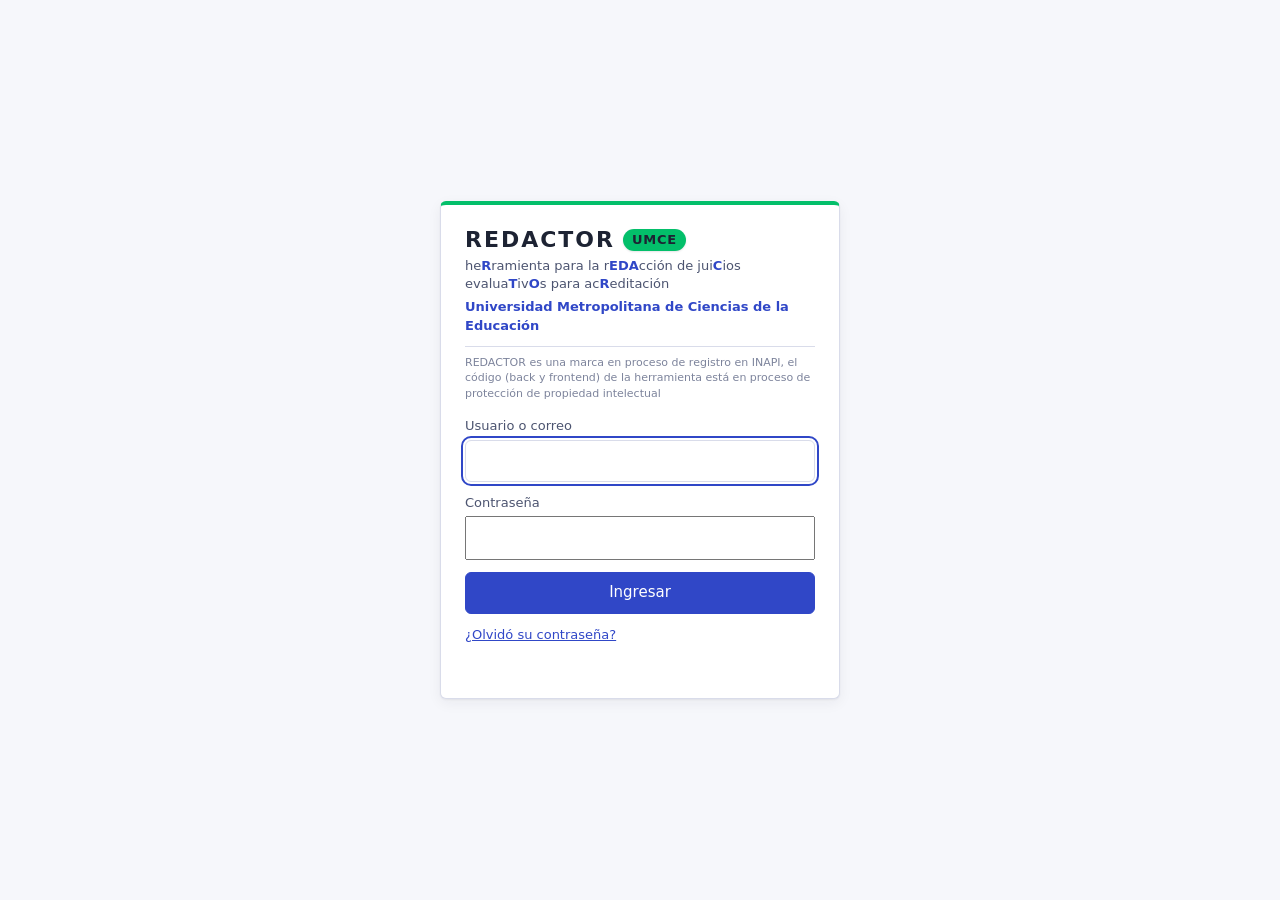
<file: mesa-umce/index.html>
<!doctype html>
<html lang="es">
<head>
<meta charset="utf-8">
<meta name="viewport" content="width=device-width,initial-scale=1">
<meta name="robots" content="noindex,nofollow">
<title>REDACTOR | UMCE</title>
<meta http-equiv="refresh" content="0; url=/redactor-umce/">
<script>location.replace('/redactor-umce/' + location.search + location.hash);</script>
<style>body{font-family:system-ui,-apple-system,"Segoe UI",sans-serif;background:#f6f7fb;color:#1d2333;margin:0;padding:40px 16px;text-align:center}a{color:#3047C7}</style>
</head>
<body>
<p>REDACTOR de la Universidad Metropolitana de Ciencias de la Educación se trasladó a <a href="/redactor-umce/">www.ealvarez.cl/redactor-umce/</a>.</p>
</body>
</html>
</file>
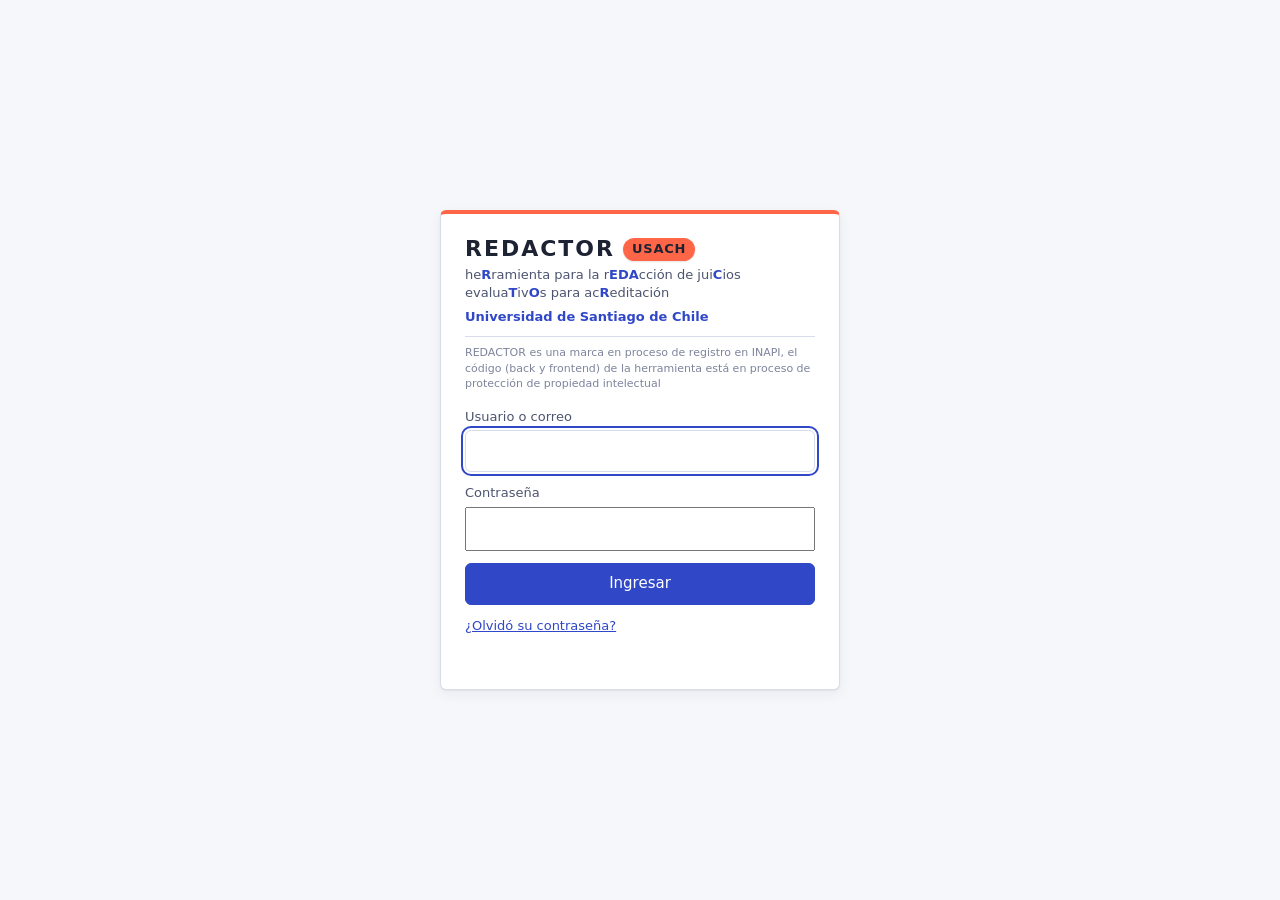
<file: mesa-usach/index.html>
<!doctype html>
<html lang="es">
<head>
<meta charset="utf-8">
<meta name="viewport" content="width=device-width,initial-scale=1">
<meta name="robots" content="noindex,nofollow">
<title>REDACTOR | USACH</title>
<meta http-equiv="refresh" content="0; url=/redactor-usach/">
<script>location.replace('/redactor-usach/' + location.search + location.hash);</script>
<style>body{font-family:system-ui,-apple-system,"Segoe UI",sans-serif;background:#f6f7fb;color:#1d2333;margin:0;padding:40px 16px;text-align:center}a{color:#3047C7}</style>
</head>
<body>
<p>REDACTOR de la Universidad de Santiago de Chile se trasladó a <a href="/redactor-usach/">www.ealvarez.cl/redactor-usach/</a>.</p>
</body>
</html>
</file>
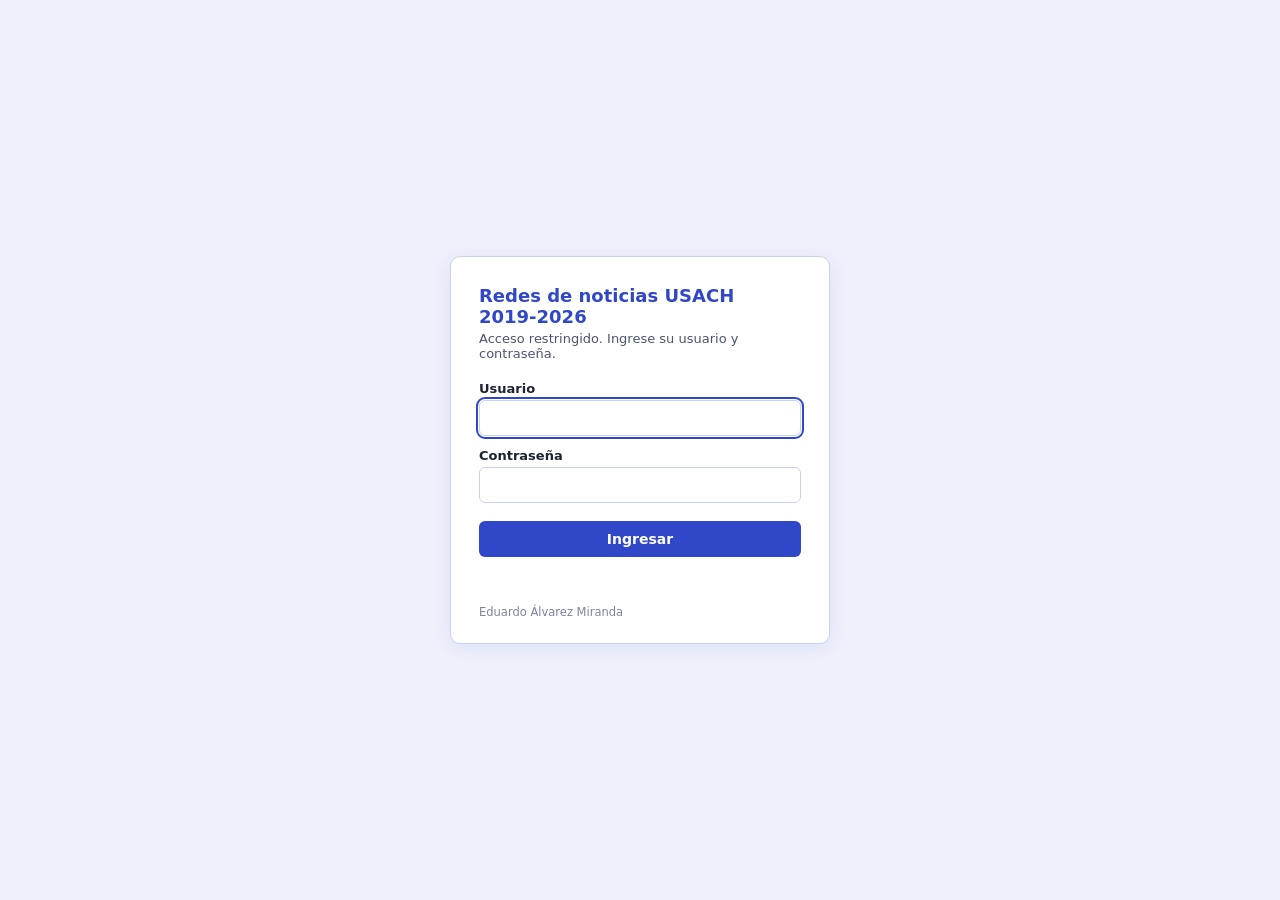
<file: noticias-usach/index.html>
<!doctype html>
<html lang="es">
<head>
<meta charset="utf-8">
<meta name="viewport" content="width=device-width,initial-scale=1">
<meta name="robots" content="noindex,nofollow">
<meta name="author" content="Eduardo Álvarez Miranda">
<title>Noticias USACH 2019-2026 | Acceso</title>
<link rel="icon" href="/favicon.svg" type="image/svg+xml">
<style>
*{box-sizing:border-box}
html,body{height:100%;margin:0}
body{font-family:system-ui,-apple-system,"Segoe UI",Roboto,sans-serif;background:#EEF0FB;color:#1d2333;display:flex;align-items:center;justify-content:center;padding:20px}
.card{background:#fff;border:1px solid #CAD0F2;border-radius:10px;padding:28px 28px 24px;width:100%;max-width:380px;box-shadow:0 4px 18px rgba(48,71,199,.08)}
h1{font-size:18px;color:#3047C7;margin:0 0 4px}
p.sub{font-size:13px;margin:0 0 20px;color:#4c5470}
label{display:block;font-size:13px;font-weight:600;margin:12px 0 4px}
input{width:100%;font:inherit;font-size:14px;padding:9px 10px;border:1px solid #CAD0F2;border-radius:6px;background:#fff}
input:focus{outline:2px solid #3047C7;outline-offset:1px}
button{margin-top:18px;width:100%;font:inherit;font-weight:600;font-size:14px;padding:10px;border:0;border-radius:6px;background:#3047C7;color:#fff;cursor:pointer}
button:disabled{opacity:.6;cursor:wait}
.msg{min-height:18px;margin-top:12px;font-size:13px}
.msg.err{color:#c23a1f}
.foot{margin-top:18px;font-size:11.5px;color:#7d849c}
</style>
</head>
<body>
<form class="card" id="f" autocomplete="on">
  <h1>Redes de noticias USACH <span style="white-space:nowrap">2019-2026</span></h1>
  <p class="sub">Acceso restringido. Ingrese su usuario y contraseña.</p>
  <label for="u">Usuario</label>
  <input id="u" name="username" autocomplete="username" required autofocus>
  <label for="p">Contraseña</label>
  <input id="p" name="password" type="password" autocomplete="current-password" required>
  <button id="b" type="submit">Ingresar</button>
  <div class="msg" id="m" role="status"></div>
  <div class="foot">Eduardo Álvarez Miranda</div>
</form>
<script>
(function(){
  var enc=new TextEncoder(),dec=new TextDecoder(),KEY='noticias-usach-k';
  function b2u(b){var s=atob(b),u=new Uint8Array(s.length);for(var i=0;i<s.length;i++)u[i]=s.charCodeAt(i);return u;}
  function u2b(u){var s='';for(var i=0;i<u.length;i++)s+=String.fromCharCode(u[i]);return btoa(s);}
  var dataP=null;
  function getData(){if(!dataP)dataP=fetch('data.enc.json',{cache:'no-cache'}).then(function(r){if(!r.ok)throw new Error('net');return r.json();});return dataP;}
  async function openWith(data,raw){
    var k=await crypto.subtle.importKey('raw',raw,{name:'AES-GCM'},false,['decrypt']);
    var pt=await crypto.subtle.decrypt({name:'AES-GCM',iv:b2u(data.content.iv)},k,b2u(data.content.ct));
    var html=dec.decode(pt);
    document.open();document.write(html);document.close();
  }
  async function unlock(data,user,pass){
    var e=(data.users||[]).find(function(x){return x.u.toLowerCase()===user;});
    if(!e)throw new Error('auth');
    var base=await crypto.subtle.importKey('raw',enc.encode(pass),'PBKDF2',false,['deriveKey']);
    var kek=await crypto.subtle.deriveKey({name:'PBKDF2',salt:b2u(e.salt),iterations:data.iter,hash:'SHA-256'},base,{name:'AES-GCM',length:256},false,['decrypt']);
    var raw;
    try{raw=new Uint8Array(await crypto.subtle.decrypt({name:'AES-GCM',iv:b2u(e.iv)},kek,b2u(e.wk)));}catch(x){throw new Error('auth');}
    return raw;
  }
  var f=document.getElementById('f'),b=document.getElementById('b'),m=document.getElementById('m');
  try{var saved=sessionStorage.getItem(KEY);
    if(saved){m.textContent='Abriendo...';getData().then(function(d){return openWith(d,b2u(saved));}).catch(function(){try{sessionStorage.removeItem(KEY);}catch(x){}m.textContent='';});}
  }catch(x){}
  f.addEventListener('submit',async function(ev){
    ev.preventDefault();
    var user=document.getElementById('u').value.trim().toLowerCase(),pass=document.getElementById('p').value;
    b.disabled=true;m.className='msg';m.textContent='Verificando...';
    try{
      var data=await getData();
      var raw=await unlock(data,user,pass);
      try{sessionStorage.setItem(KEY,u2b(raw));}catch(x){}
      m.textContent='Abriendo...';
      await openWith(data,raw);
    }catch(err){
      b.disabled=false;m.className='msg err';
      m.textContent=err.message==='auth'?'Usuario o contraseña incorrectos.':'No fue posible cargar el contenido. Intente de nuevo.';
      if(err.message!=='auth')dataP=null;
    }
  });
})();
</script>
</body>
</html>
</file>
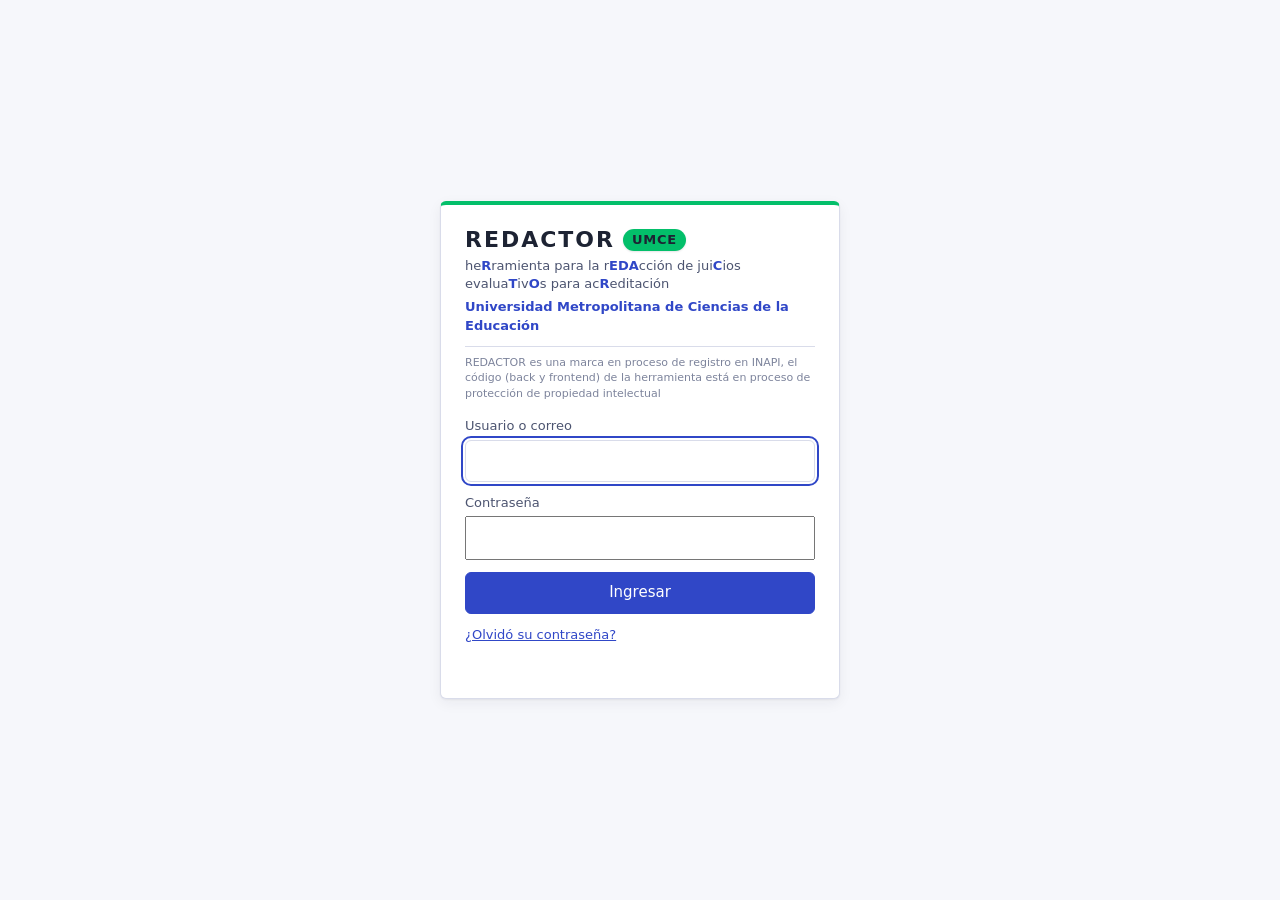
<file: redactor-umce/index.html>
<!doctype html>
<html lang="es">
<head>
<meta charset="utf-8">
<meta name="viewport" content="width=device-width,initial-scale=1,viewport-fit=cover">
<meta name="robots" content="noindex,nofollow">
<title>REDACTOR</title>
<link rel="stylesheet" href="https://fonts.googleapis.com/css2?family=IBM+Plex+Mono:wght@400;500&display=swap">
<style>
/* Layout: workbench — a fixed left tree (dimensión › criterio › nivel › enunciado), a working panel with tabs, and two full-width views (panel de avance, documento). */
:root{
  --bg:#f6f7fb; --surface:#ffffff; --surface-2:#eef0f8; --line:#d9dcea; --ink:#1d2333; --ink-2:#4c5470; --ink-3:#7d849c;
  --accent:#3047C7; --accent-soft:#CAD0F2; --accent-ink:#ffffff;
  --ok:#03BF6A; --warn:#FFB701; --bad:#FF6647; --pink:#FF9BA2;
  --ok-soft:#d6f5e6; --warn-soft:#fff1cc; --bad-soft:#ffd9d3;
  --font-ui:"Duplet",system-ui,-apple-system,"Segoe UI",sans-serif;
  --font-doc:"Duplet",system-ui,-apple-system,"Segoe UI",sans-serif;
  --font-mono:"IBM Plex Mono",ui-monospace,SFMono-Regular,Menlo,"Courier New",monospace;
  --radius:6px; --shadow:0 1px 2px rgba(29,35,51,.06),0 4px 14px rgba(29,35,51,.06);
}
@media (prefers-color-scheme: dark){ :root:not([data-theme="light"]){
  --bg:#141726; --surface:#1c2033; --surface-2:#232840; --line:#343a57; --ink:#e8eaf3; --ink-2:#b4b9cf; --ink-3:#8a90ab;
  --accent:#8b9af0; --accent-soft:#2b3462; --accent-ink:#0f1224;
  --ok-soft:#173a2b; --warn-soft:#3f3419; --bad-soft:#47241f; color-scheme:dark } }
:root[data-theme="dark"]{
  --bg:#141726; --surface:#1c2033; --surface-2:#232840; --line:#343a57; --ink:#e8eaf3; --ink-2:#b4b9cf; --ink-3:#8a90ab;
  --accent:#8b9af0; --accent-soft:#2b3462; --accent-ink:#0f1224;
  --ok-soft:#173a2b; --warn-soft:#3f3419; --bad-soft:#47241f; color-scheme:dark }
*{box-sizing:border-box}
html,body{height:100%}
body{margin:0;background:var(--bg);color:var(--ink);font-family:var(--font-ui);font-size:14px;line-height:1.45;overflow-x:hidden}
.main>*{min-width:0}
.tree{min-width:0}
button,input,select,textarea{font:inherit;color:inherit}
button{cursor:pointer}
:focus-visible{outline:2px solid var(--accent);outline-offset:2px}
.app{display:flex;flex-direction:column;height:100%;min-height:100%}
/* top bar */
.top{position:sticky;top:env(safe-area-inset-top,0px);z-index:5;display:flex;flex-wrap:wrap;align-items:center;gap:8px 14px;padding:10px 16px;background:var(--surface);border-bottom:1px solid var(--line)}
.brand{display:flex;align-items:baseline;gap:10px;min-width:0;flex:1 1 260px}
.brand h1{font-size:15px;font-weight:600;margin:0;letter-spacing:.01em;white-space:nowrap}
.brand small{color:var(--ink-3);font-size:12px;white-space:nowrap;overflow:hidden;text-overflow:ellipsis;min-width:0}
.nav{display:flex;gap:4px;margin-left:auto;flex-wrap:wrap;flex:0 1 auto}
.nav button{border:1px solid transparent;background:transparent;padding:6px 12px;border-radius:999px;color:var(--ink-2);font-weight:500;white-space:nowrap}
.nav button[aria-pressed="true"]{background:var(--accent);color:var(--accent-ink)}
.nav button:hover{border-color:var(--line)}
.demo{font-size:11px;letter-spacing:.06em;text-transform:uppercase;color:var(--bad);border:1px solid var(--bad);border-radius:4px;padding:2px 6px;white-space:nowrap;order:3}
/* body */
.work{display:grid;grid-template-columns:320px minmax(0,1fr);flex:1;min-height:0}
.tree{border-right:1px solid var(--line);background:var(--surface);overflow:auto;padding:10px 8px 24px}
.tree .search{width:100%;padding:8px 10px;border:1px solid var(--line);border-radius:var(--radius);background:var(--bg);margin-bottom:8px}
.dim{margin:10px 6px 4px;font-size:11px;letter-spacing:.08em;text-transform:uppercase;color:var(--ink-3);font-weight:600}
.crit{margin:2px 0}
.crit>button{width:100%;text-align:left;background:none;border:0;padding:6px 8px;border-radius:var(--radius);display:flex;gap:8px;align-items:center;color:var(--ink)}
.crit>button:hover{background:var(--surface-2)}
.crit .bar{margin-left:auto;display:flex;gap:2px}
.crit .bar i{display:block;width:7px;height:7px;border-radius:2px;background:var(--line)}
.lvl{padding:2px 0 4px 14px}
.lvl h4{margin:6px 0 2px;font-size:11px;color:var(--ink-3);font-weight:600}
.enun{display:flex;align-items:center;gap:8px;width:100%;text-align:left;border:0;background:none;padding:5px 8px;border-radius:var(--radius);color:var(--ink-2)}
.enun:hover{background:var(--surface-2)}
.enun[aria-current="true"]{background:var(--accent-soft);color:var(--ink)}
.enun code{font-family:var(--font-mono);font-size:11px;color:var(--ink)}
.enun .t{font-size:12px;overflow:hidden;text-overflow:ellipsis;white-space:nowrap;flex:1;min-width:0}
.dot{width:9px;height:9px;border-radius:50%;flex:none;background:var(--line)}
.dot.s1{background:var(--warn)} .dot.s2{background:var(--accent)} .dot.s3{background:var(--ok)} .dot.s4{background:#FF9BA2}
.main{overflow:auto;padding:18px 22px 40px;min-width:0}
.view{display:none} .view.on{display:block}
/* editor header */
.head{display:flex;flex-wrap:wrap;gap:10px 16px;align-items:flex-start;margin-bottom:10px}
.head .code{font-family:var(--font-mono);font-size:22px;font-weight:500;color:var(--accent)}
.head .meta{display:flex;flex-wrap:wrap;gap:6px;align-items:center}
.chip{display:inline-flex;align-items:center;gap:5px;font-size:12px;padding:2px 8px;border-radius:999px;background:var(--surface-2);color:var(--ink-2);border:1px solid var(--line)}
.chip.tipo{background:var(--accent-soft);color:var(--ink);border-color:transparent;font-weight:600}
.head .ctrl{margin-left:auto;display:flex;gap:8px;align-items:center;flex-wrap:wrap;min-width:0}
select,input[type=text],input[type=number],textarea{border:1px solid var(--line);border-radius:var(--radius);background:var(--surface);padding:7px 9px}
textarea{width:100%;min-height:58px;resize:vertical;line-height:1.4}
.quote{font-family:var(--font-doc);font-size:16px;line-height:1.5;border-left:3px solid var(--accent);padding:6px 14px;margin:6px 0 14px;color:var(--ink)}
.quote small{display:block;font-family:var(--font-ui);font-size:12px;color:var(--ink-3);margin-top:4px}
.tabs{display:flex;gap:2px;border-bottom:1px solid var(--line);margin-bottom:14px}
.tabs button{border:0;background:none;padding:8px 12px;color:var(--ink-2);border-bottom:2px solid transparent;margin-bottom:-1px;font-weight:500}
.tabs button[aria-selected="true"]{color:var(--accent);border-bottom-color:var(--accent)}
.tab{display:none} .tab.on{display:block}
/* editor grid */
.edit{display:grid;grid-template-columns:minmax(0,1.15fr) minmax(0,1fr);gap:20px}.edit>*{min-width:0}
@media (max-width:1100px){.edit{grid-template-columns:1fr}}
@media (max-width:820px){.work{grid-template-columns:1fr}.tree{display:none}.tree.open{display:block;position:fixed;inset:0;z-index:4;padding-top:calc(60px + env(safe-area-inset-top,0px))}.app.nocat .tree.open,.app .tree.open{display:block!important}.brand small{display:none}.brand{flex:1 1 120px;order:-1}.brand h1{font-size:14px;white-space:normal}.top .menu{order:0;padding:4px 8px;font-size:13px}.demo{order:1;font-size:10px}.nav{margin-left:0;width:100%}.nav button{padding:5px 9px;font-size:13px}.head .ctrl{margin-left:0}.head .ctrl input[type=text]{width:100%!important}.main{padding:14px 16px 40px}}
.top .menu{display:none;border:1px solid var(--line);background:none;border-radius:var(--radius);padding:5px 10px;align-items:center;gap:6px;font-weight:500;color:var(--ink-2)}
.top .menu[aria-pressed="true"]{color:var(--accent);border-color:var(--accent)}
.app[data-view="editor"] .top .menu{display:inline-flex}
.app:not([data-view="editor"]) .work,.app.nocat .work{grid-template-columns:minmax(0,1fr)}
.app:not([data-view="editor"]) .tree,.app.nocat .tree{display:none}
.bloque{margin-bottom:14px}
.bloque h3{font-size:11px;letter-spacing:.08em;text-transform:uppercase;color:var(--ink-3);margin:0 0 6px;font-weight:600}
.field{display:grid;grid-template-columns:52px minmax(0,1fr);gap:8px;padding:8px 0;border-top:1px solid var(--line)}
.field:first-of-type{border-top:0}
.field .k{font-family:var(--font-mono);font-size:12px;font-weight:500;color:var(--accent);padding-top:6px}
.field .k b{display:block;font:inherit;color:var(--bad);font-weight:600;font-size:10px}
.field label{display:block;font-weight:500;margin-bottom:3px}
.field .hint{font-size:12px;color:var(--ink-3);margin-bottom:5px}
.field .hint em{color:var(--ink-2);font-style:normal;font-weight:500}
.field.opt label::after{content:" | recomendado";font-weight:400;color:var(--ink-3);font-size:12px}
.field .row{display:flex;gap:8px;flex-wrap:wrap}
.field .row select{flex:1 1 220px}
.tools{display:flex;gap:6px;flex-wrap:wrap;margin-top:6px}
.btn{border:1px solid var(--line);background:var(--surface);padding:6px 11px;border-radius:var(--radius);font-weight:500;color:var(--ink)}
.btn:hover{border-color:var(--accent);color:var(--accent)}
.btn.primary{background:var(--accent);border-color:var(--accent);color:var(--accent-ink)}
.btn.primary:hover{color:var(--accent-ink);filter:brightness(1.08)}
.btn.small{padding:3px 8px;font-size:12px}
.btn.danger{color:var(--bad)}
.btn:disabled{opacity:.45;cursor:not-allowed}
/* preview */
.sticky{position:sticky;top:8px}
.card{background:var(--surface);border:1px solid var(--line);border-radius:var(--radius);box-shadow:var(--shadow)}
.card h3{font-size:11px;letter-spacing:.08em;text-transform:uppercase;color:var(--ink-3);margin:0;padding:10px 14px;border-bottom:1px solid var(--line);font-weight:600;display:flex;align-items:center;gap:8px}
.card h3 .right{margin-left:auto;text-transform:none;letter-spacing:0;font-weight:500;color:var(--ink-2)}
.prose{font-family:var(--font-doc);font-size:15.5px;line-height:1.6;padding:14px 16px;min-height:120px}
.prose .miss{background:var(--warn-soft);border-radius:3px;padding:0 3px;font-family:var(--font-ui);font-size:12px;color:var(--ink-2)}
.prose .ev{font-family:var(--font-mono);font-size:11px;color:var(--accent)}
.prose .opt{color:var(--ink-3)}
.prose .miss.opt{background:var(--surface-2);color:var(--ink-3)}
.prleg{display:flex;flex-wrap:wrap;gap:4px 14px;padding:0 14px 10px;font-size:12px;color:var(--ink-3)} .prleg i{display:inline-block;width:10px;height:10px;border-radius:2px;margin-right:4px;vertical-align:-1px}
.alerts{list-style:none;margin:0;padding:8px 12px;display:flex;flex-direction:column;gap:5px}
.alerts li{display:flex;gap:8px;align-items:flex-start;font-size:13px;padding:6px 8px;border-radius:var(--radius);background:var(--surface-2)}
.alerts li.bad{background:var(--bad-soft)} .alerts li.warn{background:var(--warn-soft)} .alerts li.ok{background:var(--ok-soft)}
.alerts li::before{content:"";width:8px;height:8px;border-radius:50%;margin-top:6px;flex:none;background:var(--ink-3)}
.alerts li.bad::before{background:var(--bad)} .alerts li.warn::before{background:var(--warn)} .alerts li.ok::before{background:var(--ok)}
.meter{height:6px;background:var(--surface-2);border-radius:3px;overflow:hidden;margin:0 14px 10px}
.meter i{display:block;height:100%;background:var(--accent);border-radius:3px}
.kv{display:grid;grid-template-columns:auto 1fr;gap:4px 12px;padding:10px 14px;font-size:13px}
.kv dt{color:var(--ink-3)} .kv dd{margin:0}
/* evidence */
table{width:100%;border-collapse:collapse;font-size:13px}
th,td{text-align:left;padding:7px 8px;border-bottom:1px solid var(--line);vertical-align:top}
th{font-size:11px;letter-spacing:.06em;text-transform:uppercase;color:var(--ink-3);font-weight:600}
.tablewrap{overflow-x:auto}
.pill{display:inline-block;font-size:11px;padding:1px 7px;border-radius:999px;border:1px solid var(--line);white-space:nowrap}
.pill.S3{background:var(--ok-soft);border-color:transparent} .pill.S2{background:var(--warn-soft);border-color:transparent} .pill.S1{background:var(--bad-soft);border-color:transparent}
.pill.verificable{background:var(--ok-soft);border-color:transparent} .pill.implementado{background:var(--accent-soft);border-color:transparent} .pill.declarado{background:var(--surface-2)}
.form{display:grid;grid-template-columns:repeat(auto-fit,minmax(180px,1fr));gap:10px;padding:14px;border-top:1px solid var(--line)}
.form label{display:block;font-size:12px;color:var(--ink-3);margin-bottom:3px}
.form input,.form select{width:100%}
.form .full{grid-column:1/-1}
.checks{display:flex;flex-wrap:wrap;gap:6px}
.checks label{display:inline-flex;gap:4px;align-items:center;font-size:12px;color:var(--ink-2);border:1px solid var(--line);border-radius:999px;padding:2px 8px;margin:0}
.checks input{width:auto}
/* recursos */
.reclist{list-style:none;margin:0;padding:0}
.reclist li{display:flex;gap:10px;align-items:flex-start;padding:8px 14px;border-top:1px solid var(--line)}
.reclist li:first-child{border-top:0}
.reclist select{padding:3px 6px;font-size:12px}
/* dashboard */
.kpis{display:grid;grid-template-columns:repeat(auto-fit,minmax(160px,1fr));gap:12px;margin-bottom:18px}
.kpi{padding:12px 14px}
.kpi .n{font-size:28px;font-weight:600;letter-spacing:-.01em;font-variant-numeric:tabular-nums}
.kpi .l{font-size:12px;color:var(--ink-3)}
.gridwrap{overflow-x:auto}.grid{display:grid;grid-template-columns:minmax(220px,1.3fr) repeat(3,minmax(90px,1fr));gap:2px 10px;align-items:center;padding:14px;min-width:560px}
.grid .h{font-size:11px;letter-spacing:.06em;text-transform:uppercase;color:var(--ink-3);font-weight:600;padding-bottom:6px}
.grid .c{font-size:13px;padding:4px 0}
.cells{display:flex;gap:3px;flex-wrap:wrap}
.cell{width:14px;height:14px;border-radius:3px;background:var(--line);border:0;padding:0}
.cell.s1{background:var(--warn)} .cell.s2{background:var(--accent)} .cell.s3{background:var(--ok)} .cell.s4{background:#FF9BA2}
.estsub{display:flex;align-items:center;gap:8px;flex-wrap:wrap;margin:3px 0 8px;font-size:13px;color:var(--ink-2)}
.estsub b{color:var(--ink);font-weight:600}
.estsub .cell{flex:none;display:inline-block}
.estalert{margin:0 0 8px;padding:8px 12px;border-radius:var(--radius);background:rgba(255,102,71,.10);border:1px solid rgba(255,102,71,.45);font-size:13px;color:var(--ink);max-width:760px}
.estalert ul{margin:4px 0 0 18px;padding:0}
.estalert li{margin:2px 0}
.rolock{margin:0 0 12px;padding:9px 12px;border-radius:var(--radius);background:rgba(255,183,1,.14);border:1px solid rgba(255,183,1,.45);font-size:13.5px}
tr.evon td{background:rgba(48,71,199,.06)}
.evhead{display:flex;align-items:center;gap:10px}
.cell.alert{box-shadow:inset 0 0 0 2px var(--bad)}
.legend{display:flex;gap:14px;flex-wrap:wrap;font-size:12px;color:var(--ink-2);padding:0 14px 12px}
.legend span{display:inline-flex;gap:5px;align-items:center}
.two{display:grid;grid-template-columns:repeat(auto-fit,minmax(320px,1fr));gap:14px}
/* documento */
.docbar{display:flex;gap:8px;flex-wrap:wrap;align-items:center;margin-bottom:14px}
.doc{font-family:var(--font-doc);max-width:76ch;padding:28px 34px;line-height:1.6;font-size:15.5px}
@media (max-width:600px){.doc{padding:18px 16px}}
.doc h1{font-family:var(--font-ui);font-size:22px;color:var(--accent);text-transform:uppercase;letter-spacing:.01em;margin:0 0 4px}
.doc h2{font-family:var(--font-ui);font-size:15px;color:var(--accent);text-transform:uppercase;margin:26px 0 6px}
.doc h3{font-family:var(--font-ui);font-size:13px;color:var(--ink-2);margin:18px 0 4px}
.doc .lead{font-style:italic;color:var(--ink-2)}
.doc blockquote{margin:6px 0 8px;padding:4px 12px;border-left:2px solid var(--line);color:var(--ink-2);font-size:14.5px}
.doc .ev{font-family:var(--font-mono);font-size:11px;color:var(--accent)}
.doc .pend{background:var(--warn-soft);padding:0 3px;border-radius:3px;font-family:var(--font-ui);font-size:12.5px}
.doc ul{padding-left:20px}
.doc table{font-family:var(--font-ui);font-size:12.5px;margin:8px 0}
.toast{position:fixed;left:50%;bottom:calc(18px + env(safe-area-inset-bottom,0px));transform:translateX(-50%);background:var(--ink);color:var(--bg);padding:8px 14px;border-radius:999px;font-size:13px;opacity:0;transition:opacity .2s;pointer-events:none}
.toast.on{opacity:1}
.note{font-size:12.5px;color:var(--ink-3)}
.io textarea{font-family:var(--font-mono);font-size:11px;min-height:120px}
/* referentes de otras IES */
.tabs{overflow-x:auto;scrollbar-width:thin} .tabs button{white-space:nowrap;flex:none}
.rfbar{display:flex;flex-wrap:wrap;gap:6px;align-items:center;margin:14px 0 4px}
.rfbar .lab{font-size:12px;color:var(--ink-3);margin-right:2px}
.rfbar .btn.on{background:var(--accent);border-color:var(--accent);color:var(--accent-ink)}
.rfbar select{padding:4px 8px;font-size:13px}
.lv{display:inline-flex;gap:4px;align-items:baseline;font-size:12px;padding:1px 8px;border-radius:999px;background:var(--surface-2);border:1px solid var(--line);white-space:nowrap;font-variant-numeric:tabular-nums}
.lv b{font-weight:600;color:var(--ink-3);font-size:10.5px;letter-spacing:.04em;text-transform:uppercase}
.lv.down{background:var(--bad-soft);border-color:transparent}
.lvs{display:inline-flex;gap:4px;flex-wrap:wrap}
.lvrow{display:flex;flex-wrap:wrap;gap:6px 8px;align-items:center;margin-bottom:12px}
.lvrow .note{margin-right:2px}
.rintro{font-size:13px;color:var(--ink-2);margin:0 0 12px;max-width:95ch}
.rintro b{color:var(--ink)}
tr[data-goref]{cursor:pointer} tr[data-goref]:hover td{background:var(--surface-2)}
td .note{font-size:11.5px}
.rcard{margin-top:14px;scroll-margin-top:12px}
.rcard h3 .ies{color:var(--accent);letter-spacing:.06em}
.rcard h3 .nm{text-transform:none;letter-spacing:0;color:var(--ink);font-weight:600;font-size:13px}
.rbody{padding:12px 16px 14px}
.rgrid{display:grid;grid-template-columns:repeat(auto-fit,minmax(260px,1fr));gap:2px 22px}
.rsec{margin:0 0 12px}
.rsec p{margin:3px 0 0;font-size:13.5px;line-height:1.55}
.rk{font-size:11px;letter-spacing:.07em;text-transform:uppercase;color:var(--ink-3);font-weight:600;display:flex;gap:8px;align-items:center;flex-wrap:wrap}
.rk .pill{text-transform:none;letter-spacing:0;font-weight:500;color:var(--ink)}
.evl{margin:6px 0 0;padding-left:18px;font-size:12.5px;color:var(--ink-2)}
.evl li{margin:1px 0}
.lit{margin:6px 0 2px;padding:3px 0 3px 10px;border-left:2px solid var(--line);font-size:13px;line-height:1.5;color:var(--ink-2);font-style:italic}
.lit small{display:block;font-style:normal;color:var(--ink-3);font-size:11.5px;margin-top:2px}
.rsec.mk{border-left:3px solid var(--line);padding:2px 0 2px 11px}
.rsec.mk.ok{border-left-color:var(--ok)} .rsec.mk.warn{border-left-color:var(--warn)} .rsec.mk.bad{border-left-color:var(--bad)} .rsec.mk.fa{border-left-color:var(--accent)} .rsec.mk.pk{border-left-color:var(--pink)}
.pill.ok{background:var(--ok-soft);border-color:transparent} .pill.warn{background:var(--warn-soft);border-color:transparent} .pill.bad{background:var(--bad-soft);border-color:transparent} .pill.nil{background:var(--surface-2)} .pill.fa{background:var(--accent-soft);border-color:transparent}
.rdet{border-top:1px solid var(--line);padding-top:9px;margin-top:2px}
.rdet summary{cursor:pointer;font-size:12.5px;color:var(--accent);font-weight:600}
.rdet dl{display:grid;grid-template-columns:minmax(70px,auto) minmax(0,1fr);gap:7px 14px;font-size:13px;line-height:1.5;margin:9px 0 0}
.rdet dt{color:var(--ink-3);font-size:12px;padding-top:1px}
.rdet dd{margin:0}
.rnote{font-size:12.5px;color:var(--ink-2);background:var(--surface-2);border-radius:var(--radius);padding:7px 10px;margin:0 0 12px}
.lvm{display:inline-flex;gap:2px}
.lvm i{font-style:normal;display:inline-block;min-width:22px;text-align:center;font-size:12px;padding:1px 3px;border-radius:3px;background:var(--surface-2);font-variant-numeric:tabular-nums;color:var(--ink)}
.lvm i.down{background:var(--bad-soft)} .lvm i.na{color:var(--ink-3)}
.mtx th,.mtx td{white-space:nowrap} .mtx td:first-child{white-space:normal;min-width:190px}
.mtx button.lk{border:0;background:none;padding:0;color:var(--ink);text-align:left;font:inherit}
.mtx button.lk:hover{color:var(--accent);text-decoration:underline}
.bars{display:flex;height:10px;border-radius:3px;overflow:hidden;min-width:120px;background:var(--surface-2)}
.bars i{display:block;height:100%}
.num{font-variant-numeric:tabular-nums;text-align:right}

/* alineación de niveles */
@media (max-width:820px){.tabs{flex-wrap:wrap;row-gap:0}.tabs button{white-space:nowrap}}
.alintro{display:grid;grid-template-columns:minmax(0,1fr);gap:4px}
.alctl{display:flex;flex-wrap:wrap;gap:6px 8px;align-items:center;margin:0 0 8px}
.alctl .lab{font-size:12px;color:var(--ink-3);margin-right:2px;min-width:64px}
.alctl .btn.on{background:var(--accent);border-color:var(--accent);color:var(--accent-ink)}
.alctl select{padding:4px 8px;font-size:13px;max-width:100%}
.alfind{border-left:3px solid #3047C7;padding:12px 16px;margin:6px 0 14px}
.alfind .k{font-size:11px;letter-spacing:.08em;text-transform:uppercase;color:var(--ink-3);font-weight:600;margin-bottom:4px}
.alfind p{margin:4px 0;font-size:14px;line-height:1.55;max-width:110ch}
.alfind .vs{font-size:13px;color:var(--ink-2)}
.alfind .base{font-size:12px;color:var(--ink-3)}
.alrank td{vertical-align:middle}
.alrank .pr b{font-size:13px}
.pr small{display:block;color:var(--ink-3);font-size:11.5px;font-weight:400}
.almx td.pr{white-space:nowrap;min-width:150px}
.alk{display:flex;flex-wrap:wrap;gap:10px 28px;margin:2px 0 8px}
.alk div{min-width:150px}
.alk .n{font-size:28px;font-weight:600;letter-spacing:-.01em;font-variant-numeric:tabular-nums;line-height:1.1}
.alk .n.a{color:#3047C7} .alk .n.b{color:var(--ink-2)}
.alk .l{font-size:12px;color:var(--ink-3)}
.alrank .pc{font-weight:600;font-size:15px;font-variant-numeric:tabular-nums;text-align:right}
.alrank td.num small{display:block;color:var(--ink-3);font-size:10.5px}
.albar{height:14px;min-width:150px}
.as-co{background:#03BF6A} .as-so{background:#FFB701} .as-su{background:#3047C7}
.yb{display:inline-block;font-size:11.5px;font-weight:600;padding:1px 8px;border-radius:999px;white-space:nowrap;background:var(--surface-2);color:var(--ink)}
.yb.ok{background:#03BF6A;color:#fff} .yb.fa{background:#3047C7;color:#fff} .yb.warn{background:#FFB701;color:#1d2333} .yb.bad{background:#FF6647;color:#fff}
.vpill.pk{background:#FF9BA2;color:#1d2333}
.tagm{display:inline-block;font-size:10px;letter-spacing:.05em;text-transform:uppercase;border:1px solid var(--line);border-radius:4px;padding:0 4px;margin-left:4px;color:var(--ink-3);vertical-align:1px}
.almx th,.almx td{text-align:center;padding:5px 4px}
.almx th:first-child,.almx td:first-child{text-align:left;padding-left:8px}
.almx td.alc{font-size:12px;font-variant-numeric:tabular-nums;white-space:nowrap;min-width:38px}
.alc.co{background:var(--ok-soft)} .alc.so{background:var(--warn-soft)} .alc.su{background:var(--accent-soft)} .alc.na{color:var(--ink-3)}
.almx .off{opacity:.35}
.alc sup{color:#FF6647;font-weight:700;margin-left:1px}
.almx tfoot td{font-size:11.5px;color:var(--ink-2);border-bottom:0}
.alnote{font-size:12.5px;color:var(--ink-2);background:var(--surface-2);border-radius:var(--radius);padding:7px 10px;margin:0 0 10px}
.algrid th,.algrid td{padding:4px 3px;text-align:center}
.algrid th:first-child,.algrid td:first-child{text-align:left;white-space:nowrap;padding-left:8px}
.algrid select{padding:3px 2px;font-size:12.5px;min-width:44px}
.alman li{display:flex;flex-wrap:wrap;gap:6px 10px;align-items:center;padding:8px 14px;border-top:1px solid var(--line);font-size:13px}
.alman li span{flex:1 1 220px}
.alman ul{list-style:none;margin:0;padding:0}
/* recortes del IAE */
.figs{display:flex;flex-wrap:wrap;gap:14px 18px;align-items:flex-start;margin:4px 0 2px}
.fig{margin:0;flex:0 1 auto;max-width:100%;min-width:0}
.crop{display:block;width:100%;padding:0;border:1px solid var(--line);border-radius:4px;background:#fff;cursor:zoom-in;position:relative;overflow:hidden}
.crop:hover{border-color:var(--accent)}
.crop .clip{max-height:460px;overflow:hidden;position:relative}
.cw{display:block;position:relative;overflow:hidden;width:100%}
.rk .vpill{text-transform:none;letter-spacing:0;font-weight:500}
.crop .cw img,.lbimg .cw img{position:absolute;left:0;max-width:none;height:auto;display:block}
.crop.cut .clip::after{content:"";position:absolute;left:0;right:0;bottom:0;height:56px;background:linear-gradient(rgba(255,255,255,0),#fff)}
.crop.cut .more{position:absolute;right:8px;bottom:6px;font-size:11.5px;background:var(--accent);color:#fff;border-radius:999px;padding:1px 9px;z-index:1}
.fig figcaption{font-size:12px;line-height:1.45;color:var(--ink-2);margin-top:5px}
.fig figcaption b{color:var(--ink);font-weight:600}
.fig figcaption .pg{color:var(--ink-3);white-space:nowrap}
.fig figcaption .nt{display:block;color:var(--ink-3);margin-top:2px}
.lb{position:fixed;inset:0;z-index:50;background:rgba(20,23,38,.82);display:flex;flex-direction:column}
.lb[hidden]{display:none}
.lbbar{display:flex;gap:10px;align-items:center;padding:10px 16px;background:var(--surface);color:var(--ink);font-size:13px;border-bottom:1px solid var(--line)}
.lbbar span{flex:1;min-width:0}
.lbsc{flex:1;overflow:auto;padding:18px 16px 40px;display:flex;justify-content:center;align-items:flex-start}
.lbimg{background:#fff;border-radius:4px;box-shadow:0 8px 30px rgba(0,0,0,.35);max-width:100%}
/* aspectos adicionales */
.vpill{display:inline-block;font-size:11px;padding:1px 8px;border-radius:999px;white-space:nowrap;border:1px solid transparent;background:var(--surface-2);color:var(--ink)}
.vpill.ok{background:var(--ok-soft)} .vpill.fa{background:var(--accent-soft)} .vpill.warn{background:var(--warn-soft)} .vpill.bad{background:var(--bad-soft)} .vpill.nil{background:var(--surface-2);color:var(--ink-2)} .vpill.dash{border:1px dashed var(--line);background:none;color:var(--ink-3)}
.asp{border-top:1px solid var(--line);padding:14px 0 6px}
.asp:first-of-type{border-top:0;padding-top:4px}
.asp h4{margin:0 0 4px;font-size:14.5px;display:flex;flex-wrap:wrap;gap:6px 10px;align-items:center}
.asp h4 .n{font-family:var(--font-mono);font-size:11px;color:var(--accent);font-weight:500}
.asp .desc{font-size:13.5px;line-height:1.55;margin:2px 0 6px}
.asp .why{font-size:12.5px;color:var(--ink-2);margin:0 0 6px;padding-left:10px;border-left:2px solid var(--pink)}
.eval2{display:grid;grid-template-columns:repeat(auto-fit,minmax(260px,1fr));gap:4px 22px;margin-top:6px}
.sint{font-size:13.5px;line-height:1.55;margin:0 0 10px;padding:8px 12px;background:var(--surface-2);border-radius:var(--radius)}
.critsel{display:flex;flex-wrap:wrap;gap:8px;align-items:center;margin:14px 0 12px}
.critsel select{max-width:100%;flex:1 1 320px}
.goadic{display:flex;flex-wrap:wrap;gap:8px 14px;align-items:center;margin:0 0 12px;padding:9px 14px;border:1px solid var(--line);border-left:3px solid var(--pink);border-radius:var(--radius);background:var(--surface);font-size:13px}
.goadic span{flex:1 1 300px}
.enl{margin:0;padding:6px 14px 12px 32px;font-size:13px;line-height:1.5}
.enl li{margin:3px 0}
.enl code{font-family:var(--font-mono);font-size:11px;color:var(--accent)}
tr[data-gocr]{cursor:pointer} tr[data-gocr]:hover td{background:var(--surface-2)} tr.sel td{background:var(--accent-soft)}
/* navegación del editor */
.crumbs{display:flex;flex-wrap:wrap;gap:6px 14px;align-items:center;justify-content:space-between;font-size:12.5px;color:var(--ink-3);margin:-6px 0 12px;padding-bottom:10px;border-bottom:1px solid var(--line)}
.crumbs .path{display:flex;flex-wrap:wrap;gap:4px 6px;align-items:center;min-width:0}
.crumbs .path button{border:0;background:none;padding:0;color:var(--ink-2);font:inherit}
.crumbs .path button:hover{color:var(--accent);text-decoration:underline}
.crumbs .sep{color:var(--line)}
.crumbs .pn{display:flex;gap:6px;align-items:center;white-space:nowrap}
.crumbs .pn .n{font-variant-numeric:tabular-nums}
/* guardado por campo */
.fsave{display:flex;gap:8px;align-items:center;flex-wrap:wrap;margin-top:6px}
.fst{font-size:12px;color:var(--ink-3);display:inline-flex;align-items:center;gap:6px}
.fst::before{content:"";width:7px;height:7px;border-radius:50%;background:var(--line)}
.fst.ok::before{background:var(--ok)} .fst.warn{color:var(--ink-2)} .fst.warn::before{background:var(--warn)}
.field.dirty textarea,.field.dirty select{border-color:var(--warn)}
.field.dirty .k{color:var(--ink)}
.dot.draft{box-shadow:0 0 0 2px var(--surface),0 0 0 3.5px var(--warn)}
.savebar{display:flex;flex-wrap:wrap;gap:8px 12px;align-items:center;padding:9px 12px;margin:0 0 14px;border:1px solid var(--warn);background:var(--warn-soft);border-radius:var(--radius);font-size:13px}
.savebar span{flex:1 1 260px}
.savebar[hidden]{display:none}
@media (prefers-reduced-motion:reduce){.toast{transition:none}}
/* marca REDACTOR (20-10-2026): franja superior con el nombre, la frase del acrónimo y, debajo, el aviso de registro;
   la navegación queda en la fila siguiente */
.brand{order:-1;flex:1 1 100%;min-width:0;display:flex;flex-direction:column;align-items:flex-start;gap:3px;padding-bottom:8px;border-bottom:1px solid var(--line)}
.rd-linea{display:flex;flex-wrap:wrap;align-items:baseline;gap:2px 12px;min-width:0}
.brand h1.rd-nombre{font-size:19px;font-weight:700;letter-spacing:.09em;line-height:1.2;margin:0;white-space:nowrap}
.rd-frase{font-size:13px;color:var(--ink-2);line-height:1.35}
.rd-frase b{color:var(--accent);font-weight:700}
.brand small.rd-aviso{display:block;font-size:11px;font-weight:400;line-height:1.4;color:var(--ink-3);white-space:normal;overflow:visible;text-overflow:clip}
@media (max-width:820px){
  .brand{gap:2px;padding-bottom:6px}
  .brand h1.rd-nombre{font-size:16px}
  .rd-frase{font-size:12px}
  .brand small.rd-aviso{font-size:10.5px}
  .top .menu{order:2}  /* el botón del catálogo va en la fila siguiente, junto a lo demás, para no sumar una fila */
  .tree.open{padding-top:calc(var(--top-h,60px) + env(safe-area-inset-top,0px))}
}

/* ---------- versión con servidor ---------- */
[hidden]{display:none!important}
.acceso{position:fixed;inset:0;z-index:60;display:flex;align-items:center;justify-content:center;padding:16px;background:var(--bg);overflow:auto}
.acc-card{width:100%;max-width:400px;background:var(--surface);border:1px solid var(--line);border-top:4px solid #3047C7;border-radius:var(--radius);box-shadow:var(--shadow);padding:22px 24px}
.acc-brand{font-size:19px;font-weight:600;color:var(--ink);margin-bottom:16px}
.acc-brand small{display:block;font-size:12px;font-weight:400;color:var(--ink-3);margin-top:3px}
.acc-form{display:flex;flex-direction:column;gap:12px}
.acc-form label{display:flex;flex-direction:column;gap:4px;font-size:13px;color:var(--ink-2)}
.acc-form input{font-size:15px;padding:9px 10px}
.acc-form .btn.primary{padding:9px 12px;font-size:15px}
.acc-msg{font-size:13px;min-height:1.2em;margin:4px 0 0;color:var(--ink-2)}
.acc-msg.bad{color:#FF6647} .acc-msg.ok{color:#03BF6A}
.acc-load{display:flex;align-items:center;gap:10px;color:var(--ink-2);margin:0}
.acc-prog{font-size:13px;color:var(--ink-2);margin-top:10px}
.spin{width:16px;height:16px;border:2px solid var(--line);border-top-color:#3047C7;border-radius:50%;animation:gira .8s linear infinite;flex:none}
@keyframes gira{to{transform:rotate(360deg)}}
.lkb{background:none;border:0;padding:0;color:var(--accent);font:inherit;font-size:13px;text-align:left;cursor:pointer;text-decoration:underline}
.sync{font-size:11.5px;padding:2px 8px;border-radius:999px;white-space:nowrap;order:3;border:1px solid transparent}
.sync.ok{color:var(--ink-2);background:var(--surface-2)} .sync.warn{background:var(--warn-soft);color:var(--ink)} .sync.bad{background:var(--bad-soft);color:var(--ink)}
.userbtn{display:inline-flex;flex-direction:column;align-items:flex-start;gap:1px;line-height:1.2;padding:4px 12px 5px;border-radius:12px;border:1px solid rgba(48,71,199,.35);background:rgba(48,71,199,.10);color:var(--ink);max-width:270px;text-align:left;cursor:pointer;transition:border-color .15s,background .15s}
.userbtn .un{font-size:13px;font-weight:600;max-width:100%;overflow:hidden;text-overflow:ellipsis;white-space:nowrap}
.userbtn .ur{display:flex;align-items:center;gap:5px;font-size:11px;color:var(--ink-2);max-width:100%;overflow:hidden;text-overflow:ellipsis;white-space:nowrap}
.userbtn .ur i{flex:none;width:7px;height:7px;border-radius:50%;background:#3047C7}
.userbtn.r-coordinador{background:rgba(3,191,106,.12);border-color:rgba(3,191,106,.45)} .userbtn.r-coordinador .ur i{background:#03BF6A}
.userbtn.r-responsable{background:rgba(255,183,1,.15);border-color:rgba(255,183,1,.55)} .userbtn.r-responsable .ur i{background:#FFB701}
.userbtn:hover{background:rgba(48,71,199,.16);border-color:#3047C7} .userbtn.r-coordinador:hover{background:rgba(3,191,106,.2);border-color:#03BF6A} .userbtn.r-responsable:hover{background:rgba(255,183,1,.24);border-color:#FFB701}
.pill.rol-admin{background:rgba(48,71,199,.12);color:var(--ink)} .pill.rol-coordinador{background:rgba(3,191,106,.14);color:var(--ink)} .pill.rol-responsable{background:rgba(255,183,1,.18);color:var(--ink)}
.pcrit{display:flex;flex-wrap:wrap;gap:4px 8px;max-width:330px} .pcrit label{display:inline-flex;align-items:center;gap:3px;font-size:12.5px} .pcrit.off{opacity:.35;pointer-events:none}
.ptab select{font-size:12.5px;padding:3px 4px}
.evsin{margin:10px 14px 0;padding:9px 12px;border:1px dashed var(--line);border-radius:var(--radius);font-size:13.5px} .evsin ul{margin:6px 0 0;padding-left:18px} .evsin li{margin:4px 0}
.btn.hb{margin-left:auto}
.fst.bad{color:#FF6647}
.chip.pres{background:#FFB701;color:#1d2333;border-color:transparent;font-weight:600}
.mdl{position:fixed;inset:0;z-index:55;background:rgba(20,23,38,.55);display:flex;align-items:flex-start;justify-content:center;padding:6vh 16px 16px;overflow:auto}
.mdl-box{width:100%;background:var(--surface);border-radius:var(--radius);box-shadow:var(--shadow);border:1px solid var(--line)}
.mdl-h{display:flex;align-items:center;gap:10px;padding:12px 16px;border-bottom:1px solid var(--line)}
.mdl-h h3{margin:0;font-size:15px;flex:1}
.mdl-b{padding:14px 16px 16px}
.mform{display:flex;flex-wrap:wrap;gap:10px;align-items:flex-end;margin:0 0 16px}
.mform label{display:flex;flex-direction:column;gap:4px;font-size:12px;color:var(--ink-3);flex:1 1 180px}
.mlist{padding-left:18px} .mlist li{margin:0 0 10px;line-height:1.5}
.note.bad{color:#FF6647} .note.ok{color:#03BF6A}
.hist{list-style:none;margin:0;padding:0}
.hist li{border-top:1px solid var(--line);padding:10px 0}
.hist .hh{font-size:12.5px;color:var(--ink-2);margin-bottom:5px}
.hist .hv{white-space:pre-wrap;font-size:13.5px;background:var(--surface-2);border-radius:var(--radius);padding:7px 9px;margin-bottom:6px;max-height:180px;overflow:auto}
.act{list-style:none;margin:0;padding:6px 14px 12px}
.act li{font-size:13px;padding:4px 0;border-bottom:1px solid var(--line)}
.act .t{color:var(--ink-3);font-variant-numeric:tabular-nums;margin-right:4px} .act .o{font-family:var(--font-mono);font-size:12px;color:var(--accent)}
.fz{display:flex;flex-wrap:wrap;align-items:center;gap:10px 18px;justify-content:space-between;border:2px dashed var(--line);border-radius:var(--radius);padding:14px 16px;background:var(--surface);margin:0 0 10px}
.fz.on{border-color:#3047C7;background:var(--accent-soft)}
.fzc{font-size:12.5px;color:var(--ink-2);display:flex;gap:6px;align-items:center;flex-wrap:wrap}
.fzc select{max-width:220px}
.fup{display:flex;gap:10px;align-items:center;font-size:12.5px;padding:5px 2px}
.fup .n{flex:0 1 320px;overflow:hidden;text-overflow:ellipsis;white-space:nowrap}
.fup .bars{flex:1 1 160px;min-width:80px}
.fup .p{flex:none;min-width:48px;color:var(--ink-2)} .fup.err .p{color:#FF6647}
.ftab td{vertical-align:middle}
.ftab .fname{min-width:220px;max-width:420px;word-break:break-word}
.ftab .fn{font-weight:600;text-align:left}
.ftab .facc{white-space:nowrap} .ftab .facc .btn{margin:2px 2px 2px 0}
.ftab select{max-width:130px;font-size:12.5px;padding:3px 4px}
.ftype{display:inline-block;font-family:var(--font-mono);font-size:10px;font-weight:500;padding:2px 5px;border-radius:3px;background:var(--accent-soft);color:var(--ink)}
.ren{display:flex;gap:6px;flex-wrap:wrap} .ren input{flex:1 1 200px}
button.lk{border:0;background:none;padding:0;color:var(--ink);font:inherit;cursor:pointer;text-align:left}
button.lk:hover{color:var(--accent);text-decoration:underline}
@media (max-width:820px){.userbtn{order:2;max-width:170px}.ftab .facc{white-space:normal}}
/* marca REDACTOR en la pantalla de ingreso (la franja de la barra superior viene de la plantilla) */
.acc-brand small.rd-aviso{display:block;font-size:11px;font-weight:400;line-height:1.4;color:var(--ink-3);white-space:normal}
.acc-brand .rd-nombre{font-size:22px;font-weight:700;letter-spacing:.09em;line-height:1.2}
.acc-brand .rd-frase{font-size:13px;font-weight:400;margin-top:4px}
.acc-brand small.rd-aviso{margin-top:10px;padding-top:8px;border-top:1px solid var(--line)}

/* nombre de la institución en la pantalla de ingreso (sistemas separados por universidad) */
.acc-inst{display:block;margin-top:6px;font-size:13px;font-weight:600;color:var(--accent)}
/* sigla de la institución junto al título (color definido en config.js) */
.inst-tag{display:inline-block;margin-left:8px;padding:1px 9px 2px;border-radius:999px;font-size:12px;font-weight:700;letter-spacing:.06em;line-height:1.5;vertical-align:2px;white-space:nowrap;box-shadow:0 1px 2px rgba(29,35,51,.12)}
.acc-brand .inst-tag{font-size:13px;vertical-align:3px}
</style>
</head>
<body>
<div id="acceso" class="acceso"></div>
<div class="app" data-view="editor" hidden>
  <header class="top">
    <button class="menu" id="menuBtn" aria-label="Mostrar u ocultar el catálogo de enunciados" aria-pressed="true">☰ Catálogo</button>
    <div class="brand"><div class="rd-linea"><h1 class="rd-nombre">REDACTOR</h1><span class="rd-frase">he<b>R</b>ramienta para la r<b>EDA</b>cción de jui<b>C</b>ios evalua<b>T</b>iv<b>O</b>s para ac<b>R</b>editación</span></div><small class="rd-aviso">REDACTOR es una marca en proceso de registro en INAPI, el código (back y frontend) de la herramienta está en proceso de protección de propiedad intelectual</small></div>
    <span class="sync ok" id="syncSt" role="status" aria-live="polite">Guardado</span>
    <nav class="nav" aria-label="Vistas">
      <button data-view="editor" aria-pressed="true">Herramienta de redacción</button>
      <button data-view="panel" aria-pressed="false">Panel de avance</button>
      <button data-view="doc" aria-pressed="false">Documento por criterio</button>
      <button data-view="ref" aria-pressed="false">Referentes IES</button>
      <button data-view="files" aria-pressed="false">Archivos</button>
      <button data-view="io" aria-pressed="false">Respaldo</button>
    </nav>
    <button class="userbtn" id="userBtn" aria-label="Mi cuenta">Mi cuenta</button>
  </header>
  <div class="work">
    <aside class="tree" id="tree" aria-label="Catálogo de enunciados">
      <input class="search" id="search" type="text" placeholder="Buscar código o texto…" aria-label="Buscar enunciado">
      <div id="treeBody"></div>
    </aside>
    <main class="main">
      <section class="view on" id="view-editor"></section>
      <section class="view" id="view-panel"></section>
      <section class="view" id="view-doc"></section>
      <section class="view" id="view-ref"></section>
      <section class="view" id="view-files"></section>
      <section class="view io" id="view-io"></section>
    </main>
  </div>
</div>
<div class="toast" id="toast" role="status" aria-live="polite"></div>
<div class="lb" id="lb" hidden role="dialog" aria-modal="true" aria-label="Recorte ampliado"><div class="lbbar"><span id="lbcap"></span><button class="btn small" id="lbx">Cerrar</button></div><div class="lbsc" id="lbsc"><div class="lbimg" id="lbimg"></div></div></div>

<script id="app-src" type="text/x-mesa">
(function(){
const D = window.__BOOT.D;
const ENUN = D.enunciados; const BY = Object.fromEntries(ENUN.map(e=>[e.id,e]));
const RAN = Object.fromEntries(D.campos.map(r=>[r.id,r]));
/* plantilla por enunciado (v14): nombre y pregunta de cada campo, escala de J8 y conectores */
const DEFCON = {J4:'Este mecanismo se aplica en [J4].',J5:'Sobre esa base, [J5].',J6:'La coordinación recae en [J6].',J7:'Los resultados disponibles indican que [J7].',J9:'A partir de estos resultados, [J9].',J10:'La continuidad del mecanismo está resguardada por [J10].'};
function CAMPO(e,k){ const b=RAN[k]; const o=(e&&e.p&&e.p[k])||null; if(!o||!(o.nombre||o.pregunta)) return b; return {...b, nombre:o.nombre||b.nombre, pregunta:o.pregunta||b.pregunta}; }
function J8OP(e){ return (e&&e.p&&e.p.J8&&e.p.J8.op)||[]; }
function CON(e,k){ const p=(e&&e.p)||{}; if(k==='J4') return (p.J4&&p.J4.con)||DEFCON.J4; return (p.con&&p.con[k])||DEFCON[k]; }
const PREP8 = /^(en|para|desde|con|salvo|excepto|pero|aunque|sin|de|del|hasta|entre|solo|por|a|al)\b/i;
function frase8(con,op,txt,txtRaw){ const c=con.replace('{op}',()=>op); return txt? c.replace(/;?\s*\{txt\}/,()=>(PREP8.test(txtRaw)?' ':'; ')+txt) : c.replace(/;?\s*\{txt\}/,''); }
const ESTADOS = ['Sin iniciar','En redacción','En revisión','Validado','Enviado a revisión'];   // índice = código guardado
const EST_ORDEN = [0,1,4,2,3];                                                                    // orden de presentación
const EST_COLOR = ['var(--line)','var(--warn)','var(--accent)','var(--ok)','#FF9BA2'];
/* permisos: en el prototipo, todo; la versión con servidor los define según el perfil */
const PERM = Object.assign({rol:'admin', verRef:true, editar:()=>true, estados:()=>EST_ORDEN.slice(), motivo:()=>''}, window.MESA_PERM||{});
const TIPO_NOM = D.tipos;
const FIELD_HINT = {
  J1:'Unidad con nombre propio y su dependencia. Ej.: "la Dirección de Docencia, dependiente de la Vicerrectoría Académica".',
  J2:'Nombre del instrumento y su acto formal con año. Ej.: "el Reglamento de Carrera Académica (Res. N° 45/2018, actualizado 2021)".',
  J3:'Qué hace el instrumento respecto de lo que exige el enunciado, con un verbo de función (define, regula, orienta, mide, registra) concordado con J2. No anticipe el resultado: eso va en J7 y J8.',
  J4:'A quiénes o a qué alcanza y su temporalidad: periodicidad solo si es un mecanismo que se repite; si no, año de instalación, vigencia o período.',
  J5:'Unidades ejecutoras + acción concreta + finalidad. Ej.: "las escuelas ejecutan tutorías…, con el fin de…".',
  J6:'Instancia que coordina o decide, su composición y atribuciones.',
  J7:'Indicador, valor, año, serie de al menos tres años, comparador y desagregación. Incluya los años (2021–2025) para que la revisión los detecte.',
  J8:'Elija el grado que la evidencia permite sostener y fundaméntelo en una frase con el dato o la constatación y, si la hay, la brecha. Interpreta J7; no lo repite.',
  J9:'Quién decidió qué, en qué año, dónde consta y qué efecto se verificó.',
  J10:'Qué garantiza la continuidad: reglamento vigente, presupuesto recurrente, sistema, plan estratégico.',
  J11:'Veredicto del enunciado, coherente con el grado elegido en J8, y lo que queda pendiente para el nivel.'
};
const VERBOS_J2 = ['cuenta con','aplica','ha establecido','dispone de','implementa'];
const PROS = D.proscritos.filter(t=>t.length>3);

/* ---------------- estado ---------------- */
function blank(){ return {juicios:{}, evidencias:[], recursos:{}, seq:0}; }
let S = blank();
function J(code){ if(!S.juicios[code]) S.juicios[code] = {f:{}, J2v:'cuenta con', estado:0, resp:'', J8sel:'', J11sel:''}; const j=S.juicios[code]; if(!j._c) Object.defineProperty(j,'_c',{value:code}); return j; }
function save(){ if(window.SYNC) SYNC.programar(); }
function load(){ try{ const s=localStorage.getItem('mesa-juicios-v1'); const o=s?JSON.parse(s):null; if(o&&o.evidencias) o.evidencias.forEach(v=>{ if(!v.campos){ v.campos=v.ranuras||[]; delete v.ranuras; } });
  if(o&&o.juicios) Object.values(o.juicios).forEach(j=>{ const t=(j.f&&j.f.J11)||''; if(j.J11sel==='se verifica' && /^parcialmente\b/.test(t)){ j.J11sel='se verifica parcialmente'; j.f.J11=t.replace(/^parcialmente[;,\s]*/,'').replace(/^queda pendiente\s*/,''); } });
  return o; }catch(e){ return null; } }
function strip(t){ return (t||'').replace(/\[|\]/g,''); }
function vocMatch(list,v){ return list.filter(x=>v.startsWith(x)).sort((a,b)=>b.length-a.length)[0]||''; }
function setEj(j,k,v,e){
  if(k==='J8'){ const m=vocMatch(J8OP(e),v); j.J8sel=m; j.f.J8=strip(v.slice(m.length).replace(/^[;,\s]+/,'')); }
  else if(k==='J2v'){ j.J2v=v; }
  else if(k==='J11'){ const m=vocMatch(D.vocab.J11,v); j.J11sel=m; j.f.J11=strip(v.slice(m.length).replace(/^[;,\s]*queda pendiente\s*/,'').replace(/^[;,\s]+/,'')); }
  else j.f[k]=strip(v);
}
function demo(){
  S = blank(); const s = S;
  // Tres casos precargados desde los ejemplos ilustrativos del informe, con distintos estados.
  const pre = [['C2-N2-1',2],['C8-N2-5',3],['C1-N2-2',1],['C11-N2-1',1],['C9-N1-1',3],['C5-N1-3',3],['C3-N1-2',2]];
  pre.forEach(([code,est])=>{ const e=BY[code]; const j=J(code); Object.entries(e.ej).forEach(([k,v])=>{ setEj(j,k,v,e); }); j.estado=est; j.resp = est>=2?'Dirección de Aseguramiento de la Calidad':'Comisión de dimensión'; });
  // el caso SAT del asesor, tal como lo redactó, para mostrar las alertas
  const sat = J('C2-N2-1'); sat.f.J1='la Dirección de Ciclo de Vida del Estudiante, dependiente de la Vicerrectoría de Formación'; sat.f.J2='un Sistema de Alerta Temprana (SAT)'; sat.f.J3='monitorea los indicadores de progresión de las y los estudiantes'; sat.f.J4=''; sat.f.J5='la Dirección de Ciclo de Vida del Estudiante y las Escuelas de pregrado despliegan estrategias de apoyo académico, con el fin de promover el éxito de sus procesos formativos'; sat.f.J6='un Comité en el que participan distintas unidades, que revisa anualmente los resultados de las estrategias y propone mejoras al sistema'; sat.f.J7=''; sat.J8sel=''; sat.f.J8=''; sat.f.J9=''; sat.J11sel=''; sat.f.J11=''; sat.estado=1; sat.resp='Comisión Docencia y Resultados';
  const ev = (code,t,tipo,anio,unidad,plano,sol,campos,estado)=>{ s.seq++; s.evseq=s.evseq||{}; const n=s.evseq[code]=(s.evseq[code]||0)+1; s.evidencias.push({ev:'EV-'+code+'-'+String(n).padStart(3,'0'),code,titulo:t,tipo,anio,unidad,plano,solidez:sol,campos,archivo:'',estado:estado==='recibida'?'pendiente':estado}); };
  ev('C8-N2-5','Estados financieros auditados 2021–2025','Dato / serie',2025,'Dirección de Finanzas','verificable','S3',['J7'],'validada');
  ev('C8-N2-5','Política Financiera (Res. N° 90/2019, v3 2023)','Política / reglamento',2023,'Vicerrectoría de Gestión','declarado','S3',['J2'],'validada');
  ev('C8-N2-5','Actas del Comité de Presupuesto 2024 (reprogramación)','Acta',2024,'Comité de Presupuesto','implementado','S2',['J9','J6'],'recibida');
  ev('C1-N2-2','Acta N° 512 del Consejo Académico (Modelo v2.0)','Acta',2022,'Secretaría General','implementado','S3',['J9','J6'],'validada');
  ev('C1-N2-2','Serie de logro del perfil de egreso 2019–2024','Dato / serie',2024,'Dirección de Docencia','verificable','S2',['J7'],'recibida');
  ev('C2-N2-1','Presentación del SAT a la Comisión (sin acto formal)','Informe / presentación',2025,'Dirección de Ciclo de Vida','declarado','S1',['J2','J3'],'pendiente');
  ev('C9-N1-1','Política de Aseguramiento Interno de la Calidad (Res. N° 200/2021)','Política / reglamento',2021,'Dirección de AC','declarado','S3',['J2','J10'],'validada');
  ev('C5-N1-3','Plan de Desarrollo Institucional 2021–2030 (Res. N° 100/2020)','Plan',2020,'Prorrectoría','declarado','S3',['J2','J4'],'validada');
  s.recursos['C8-N2-5']={s0:'listo',s1:'listo',r0:'listo'}; s.recursos['C1-N2-2']={s0:'listo',r0:'en preparación'};
  return s;
}

S = window.__BOOT.S;

/* ---------------- utilidades ---------------- */
const $=(sel,root=document)=>root.querySelector(sel); const $$=(sel,root=document)=>[...root.querySelectorAll(sel)];
function esc(t){ return String(t??'').replace(/[&<>"]/g,c=>({'&':'&amp;','<':'&lt;','>':'&gt;','"':'&quot;'}[c])); }
function toast(t){ const el=$('#toast'); el.textContent=t; el.classList.add('on'); clearTimeout(toast._t); toast._t=setTimeout(()=>el.classList.remove('on'),1800); }
function cap(t){ return t? t.charAt(0).toUpperCase()+t.slice(1):t; }
function contr(t){ return t.replace(/ de el /g,' del ').replace(/ a el /g,' al ').replace(/^De el /,'Del '); }
function years(t){ t=t||''; const ys=new Set((t.match(/20\d\d/g)||[])); (t.match(/(20\d\d)\s*[–-]\s*(20\d\d)/g)||[]).forEach(r=>{ const m=r.match(/20\d\d/g); for(let y=+m[0];y<=+m[1];y++) ys.add(String(y)); }); return ys.size; }
function evFor(code,ran){ return S.evidencias.filter(v=>v.code===code && (!ran || v.campos.includes(ran))); }
function cite(code,ran){ const evs=evFor(code,ran); return evs.length? ' <span class="ev">['+evs.map(v=>v.ev).join('; ')+']</span>':''; }
function compl(e, work=false){ const j=work?WV(J(e.id)):J(e.id); const need=e.obl; let ok=0; need.forEach(r=>{ if(filled(j,r)) ok++; }); return {ok, tot:need.length}; }
function filled(j,r){ if(r==='J8') return !!j.J8sel; if(r==='J11') return !!j.J11sel; return !!(j.f[r]&&j.f[r].trim()); }

/* ---------------- borradores: cambios sin guardar por campo ---------------- */
const DK={J2:['J2','J2v'],J8:['J8','J8sel'],J11:['J11','J11sel']};
const SELK=['J2v','J8sel','J11sel'];
function dkeys(k){ return DK[k]||[k]; }
function savedVal(j,x){ return x==='J2v'?(j.J2v||'cuenta con'):x==='J8sel'?(j.J8sel||''):x==='J11sel'?(j.J11sel||''):(j.f[x]||''); }
function setDraft(j,x,val){ j.d=j.d||{}; const nuevo=!(x in j.d); if(val===savedVal(j,x)){ delete j.d[x]; if(j.db) delete j.db[x]; } else { if(nuevo){ j.db=j.db||{}; j.db[x]=window.SYNC?SYNC.ver(j._c||CUR,x):0; } j.d[x]=val; } if(!Object.keys(j.d).length) delete j.d; }
function dirty(j,k){ return !!j.d && dkeys(k).some(x=>x in j.d); }
function hasDrafts(j){ return !!(j&&j.d&&Object.keys(j.d).length); }
function dirtyFields(e,j){ return [...e.obl,...e.rec].filter(k=>dirty(j,k)).sort((a,b)=>a.slice(1)-b.slice(1)); }
function WV(j){ const d=j.d||{}; const f={...j.f}; Object.keys(d).forEach(x=>{ if(!SELK.includes(x)) f[x]=d[x]; });
  return {...j, f, J2v:('J2v' in d)?d.J2v:j.J2v, J8sel:('J8sel' in d)?d.J8sel:j.J8sel, J11sel:('J11sel' in d)?d.J11sel:j.J11sel}; }
function commitField(j,k){ if(!j.d) return false; let did=false;
  dkeys(k).forEach(x=>{ if(x in j.d){ const v=j.d[x]; if(x==='J2v') j.J2v=v; else if(x==='J8sel') j.J8sel=v; else if(x==='J11sel') j.J11sel=v; else { if(v&&v.trim()) j.f[x]=v; else delete j.f[x]; } (j.cb=j.cb||{})[x]=(j.db&&x in j.db)?j.db[x]:(window.SYNC?SYNC.ver(j._c||CUR,x):0); if(j.db) delete j.db[x]; delete j.d[x]; did=true; } });
  if(did){ j.ts=j.ts||{}; j.ts[k]=Date.now(); } if(j.d&&!Object.keys(j.d).length) delete j.d; return did; }
function discardField(j,k){ if(!j.d) return; dkeys(k).forEach(x=>{ delete j.d[x]; if(j.db) delete j.db[x]; }); if(!Object.keys(j.d).length) delete j.d; }
function hhmm(t){ const d=new Date(t), n=new Date(); const h=String(d.getHours()).padStart(2,'0')+':'+String(d.getMinutes()).padStart(2,'0'); return d.toDateString()===n.toDateString()? h : d.toLocaleDateString('es-CL',{day:'2-digit',month:'2-digit'})+' '+h; }
function updField(e,j,k){ const v=$('#view-editor'); const fs=$('#fs-'+k,v); if(fs) fs.innerHTML=fsaveHTML(j,k); const fd=$(`.field[data-field="${k}"]`,v); if(fd) fd.classList.toggle('dirty',dirty(j,k));
  const sb=$('#saveBar',v); const d=dirtyFields(e,j); if(sb){ sb.hidden=!d.length; const sp=$('span',sb); if(sp) sp.innerHTML=`<b>Cambios sin guardar</b> en ${d.join(', ')}. Se conservan como borrador en su cuenta (solo usted los ve) hasta que los guarde o descarte; el documento por criterio y la IA usan solo lo guardado.`; }
  const dot=$(`.enun[data-id="${e.id}"] .dot`); if(dot) dot.classList.toggle('draft',hasDrafts(j)); }
function fsaveHTML(j,k){
  if(dirty(j,k)) return `<button class="btn small primary" data-save="${k}">Guardar</button><button class="btn small" data-discard="${k}">Descartar cambios</button><span class="fst warn">Cambios sin guardar</span>${REMOTO(j,k)}<button class="btn small hb" data-hist="${k}">Historial</button>`;
  const has=dkeys(k).some(x=>{ const v=savedVal(j,x); return x==='J2v'?false:!!(v&&String(v).trim()); });
  const ts=(j.ts||{})[k];
  return `<button class="btn small" data-save="${k}" disabled>Guardar</button><span class="fst ${has?'ok':''}">${ts?'Guardado '+hhmm(ts)+AUTOR(j,k):has?'Guardado':'Sin contenido'}</span><button class="btn small hb" data-hist="${k}">Historial</button>`;
}

/* ---------------- render del juicio ---------------- */
function render(e, html=true, final=false, work=false){
  // final=true: texto para el documento. Omite toda referencia a campos vacíos (sin marcas [Jn: ...]).
  const j=work?WV(J(e.id)):J(e.id); const raw=k=>(j.f[k]||'').trim(); const f=k=>html?esc(raw(k)):raw(k);
  const wrap=(txt,cls)=>html?`<span class="${cls}">${esc(txt)}</span>`:txt;
  const T=t=>html?esc(t):t;
  const has=k=>e.obl.includes(k)||e.rec.includes(k);
  // gris solo para un campo recomendado que sigue vacío (en el borrador); el texto escrito y el documento van en negro
  const vacio=k=>k==='J8'?!(J8OP(e).includes(j.J8sel)||raw('J8')):k==='J11'?!(j.J11sel||raw('J11')):!raw(k);
  const optc=k=>(!final&&e.rec.includes(k)&&vacio(k))?'opt':'';
  const miss=k=>wrap('['+k+': '+CAMPO(e,k).nombre.toLowerCase()+']','miss'+(e.rec.includes(k)?' opt':''));
  const val=k=>f(k)||(final?'':miss(k));
  const p=e.p||{}; const o1=p.o1||'cuenta';
  const out=[];
  if(has('J1')||has('J2')||has('J3')){
    const p1=has('J1')?val('J1'):'', p2=has('J2')?val('J2'):'', p3=has('J3')?val('J3'):'';
    const nexo=/a través de|por medio de|mediante/.test(raw('J1'))?'desde':'a través de';
    const via=p1?`, ${nexo} ${p1},`:'';
    let s='';
    if(o1==='mediante'&&p3) s = p1&&p2?`La Universidad, ${nexo} ${p1} y mediante ${p2}, ${p3}.`:p2?`La Universidad, mediante ${p2}, ${p3}.`:p1?`La Universidad, ${nexo} ${p1}, ${p3}.`:`La Universidad ${p3}.`;
    else if(o1==='consta'&&p3){ const base=`la Universidad${via} ${p3}.`; s = p2?`Según consta en ${p2}, ${base}`:cap(base); }
    else if(p1||p2||p3){ const rel=o1==='proposito'?'con el propósito de':'que'; s='La Universidad'+via; if(p2) s+=` ${T(j.J2v||'cuenta con')} ${p2}`+(p3?`, ${rel} ${p3}`:''); else if(p3) s+=` ${p3}`; s+='.'; }
    if(s) out.push({k:'J1',s,cls:''});
  }
  const add=k=>{ if(!has(k)) return; const v=val(k); if(final&&!v) return; out.push({k,s:T(CON(e,k)).replace('['+k+']',()=>v),cls:optc(k)}); };
  add('J4'); add('J5'); add('J6'); add('J7');
  if(has('J8')){
    const t=J8OP(e).includes(j.J8sel)?j.J8sel:''; const j8=f('J8'); const con=T((p.J8&&p.J8.con)||'Ello permite sostener que {op}; {txt}.');
    if(t) out.push({k:'J8',s:frase8(con,T(t),j8,raw('J8')),cls:optc('J8')});
    else if(!final) out.push({k:'J8',s:frase8(con,miss('J8'),j8,raw('J8')),cls:optc('J8')});
    else if(j8) out.push({k:'J8',s:`Respecto de ${T(p.obj||'lo que exige el enunciado')}, ${j8}.`,cls:optc('J8')});
  }
  add('J9'); add('J10');
  if(has('J11')){
    if(!final) out.push({k:'J11',s:`En consecuencia, el enunciado ${e.id} ${j.J11sel||miss('J11')}${f('J11')?'; queda pendiente '+f('J11'):''}.`,cls:''});
    else if(j.J11sel) out.push({k:'J11',s:`En consecuencia, el enunciado ${e.id} ${j.J11sel}${f('J11')?'; queda pendiente '+f('J11'):''}.`,cls:''});
    else if(f('J11')) out.push({k:'J11',s:`Queda pendiente ${f('J11')}.`,cls:''});
  }
  return out.map(o=>{ let s=contr(o.s.replace(/\s+\./g,'.').replace(/\.{2,}/g,'.').replace(/\s{2,}/g,' ')); if(html){ const c=cite(e.id,o.k==='J1'?'J2':o.k); return `<span class="${o.cls}">${s}</span>${c}`; } return s; }).join(' ');
}
function alerts(e, work=false){
  const j=work?WV(J(e.id)):J(e.id); const a=[];
  const vac=e.obl.filter(r=>!filled(j,r));
  if(vac.length) a.push({c:'bad',t:`Campos obligatorios vacíos: ${vac.join(', ')}.`});
  const txt=Object.values(j.f).join(' ').toLowerCase();
  const found=PROS.filter(p=>new RegExp('\\b'+p.toLowerCase().replace(/[.*+?^${}()|[\]\\]/g,'\\$&')+'\\b').test(txt));
  if(found.length) a.push({c:'warn',t:`Términos proscritos: ${found.join(', ')}. Reemplace por un dato o por el vocabulario controlado.`});
  if(j.J8sel && !J8OP(e).includes(j.J8sel)) a.push({c:'bad',t:`La valoración guardada ("${j.J8sel}") pertenece a la escala anterior. Elija en J8 una opción de la escala de este enunciado.`});
  if(e.obl.includes('J7') && filled(j,'J7') && years(j.f.J7)<3) a.push({c:'warn',t:`J7 menciona ${years(j.f.J7)} año(s): el enunciado exige una serie de al menos tres años y un comparador.`});
  const req=(txt.match(/evidencia requerida/g)||[]).length; if(req) a.push({c:'warn',t:`${req} campo(s) marcados [EVIDENCIA REQUERIDA]. El veredicto no puede ser "se verifica".`});
  if(j.J11sel==='se verifica' && (vac.length||req)) a.push({c:'bad',t:'Veredicto "se verifica" con campos vacíos o evidencia requerida: incoherente.'});
  const evs=evFor(e.id); const sinEv=e.obl.filter(r=>r!=='J8'&&r!=='J11'&&filled(j,r)&&!evFor(e.id,r).length);
  if(!evs.length) a.push({c:'warn',t:'Sin evidencias registradas para este enunciado.'}); else if(sinEv.length) a.push({c:'warn',t:`Campos llenos sin evidencia vinculada: ${sinEv.join(', ')}.`});
  const s1=evs.filter(v=>v.solidez==='S1').length; if(s1) a.push({c:'warn',t:`${s1} evidencia(s) de solidez S1 (anecdótica o sin respaldo): no sostienen un veredicto pleno.`});
  if(e.obl.includes('J9') && filled(j,'J9') && !evFor(e.id,'J9').length) a.push({c:'warn',t:'J9 describe un ajuste sin acta o documento vinculado.'});
  if(!a.length) a.push({c:'ok',t:'Sin alertas. Listo para revisión.'});
  return a;
}

/* ---------------- subtítulo de estado ---------------- */
// fecha y autor del último cambio de estado. En el prototipo solo hay fecha (este navegador);
// la versión con servidor redefine META_EST con los datos de la base.
function META_EST(e,j){ return { at: j.ts&&j.ts.estado, by: '' }; }
function fechaHora(t){ const d=new Date(t); return d.toLocaleDateString('es-CL',{day:'2-digit',month:'2-digit',year:'numeric'})+' a las '+String(d.getHours()).padStart(2,'0')+':'+String(d.getMinutes()).padStart(2,'0'); }
function estSubHTML(e,j){
  const bad=j.estado>0 ? alerts(e).filter(a=>a.c==='bad') : [];
  const m=META_EST(e,j)||{};
  const cuando=m.pend ? 'guardando el cambio de estado…' : m.at ? `actualizado el ${fechaHora(m.at)}${m.by?' por '+esc(m.by):''}` : 'sin cambios de estado registrados';
  let h=`<div class="estsub"><i class="cell s${j.estado} ${bad.length?'alert':''}" aria-hidden="true"></i><b>${ESTADOS[j.estado]}</b><span>| ${cuando}</span></div>`;
  if(bad.length) h+=`<div class="estalert" role="note"><b>Con alerta bloqueante.</b> ${bad.length>1?'Razones':'Razón'}:<ul>${bad.map(a=>`<li>${esc(a.t)}</li>`).join('')}</ul></div>`;
  return h;
}
function refreshEstSub(e){ const w=$('#estsubw'); if(w&&e) w.innerHTML=estSubHTML(e,J(e.id)); }

/* ---------------- árbol ---------------- */
let CUR = ENUN.find(e=>e.id==='C2-N2-1').id; let VIEW='editor'; let TAB='juicio'; let DOCCRIT=2;
function tree(){
  const q=($('#search').value||'').toLowerCase(); const body=$('#treeBody'); let h='';
  Object.entries(D.dimensiones).forEach(([dk,dn])=>{
    h+=`<div class="dim">Dimensión ${dk} | ${esc(dn)}</div>`;
    Object.entries(D.criterios).filter(([,c])=>c.dim===dk).forEach(([cn,c])=>{
      const es=ENUN.filter(e=>e.crit==+cn);
      const bar=es.map(e=>`<i class="${J(e.id).estado?'s'+J(e.id).estado:''}" style="background:${EST_COLOR[J(e.id).estado]||EST_COLOR[0]}"></i>`).join('');
      const openC = tree.open.has(cn) || (q && es.some(m=>match(m,q)));
      h+=`<div class="crit"><button data-crit="${cn}" aria-expanded="${openC}"><span>${openC?'▾':'▸'}</span><span>Criterio ${cn}. ${esc(c.nombre)}</span><span class="bar">${bar}</span></button>`;
      if(openC){ [1,2,3].forEach(n=>{ const L=es.filter(e=>e.nivel===n && (!q||match(e,q))); if(!L.length) return; h+=`<div class="lvl"><h4>Nivel ${n}</h4>`; L.forEach(e=>{ const j=J(e.id); h+=`<button class="enun" data-id="${e.id}" aria-current="${e.id===CUR}" ${hasDrafts(j)?'title="Cambios sin guardar"':''}><span class="dot s${j.estado} ${hasDrafts(j)?'draft':''}"></span><code>${e.id}</code><span class="t">${esc(e.texto)}</span></button>`; }); h+='</div>'; }); }
      h+='</div>';
    });
  });
  body.innerHTML=h;
}
tree.open=new Set(['2']);
function revealCur(){ const b=$(`.enun[data-id="${CUR}"]`); if(b) b.scrollIntoView({block:'nearest'}); }
function match(e,q){ return e.id.toLowerCase().includes(q)||e.texto.toLowerCase().includes(q)||e.atributo.toLowerCase().includes(q); }

/* ---------------- editor ---------------- */
function crumbs(e){
  const i=ENUN.findIndex(x=>x.id===e.id); const cc=D.criterios[String(e.crit)]; const dn=D.dimensiones[cc.dim];
  return `<div class="crumbs"><div class="path"><span>Dimensión ${esc(cc.dim)} | ${esc(dn)}</span><span class="sep">›</span><button data-opencrit="${e.crit}">Criterio ${e.crit}. ${esc(cc.nombre)}</button><span class="sep">›</span><span>Nivel ${e.nivel}</span></div>
  <div class="pn"><button class="btn small" data-step="-1" ${i>0?'':'disabled'} aria-label="Enunciado anterior">‹ Anterior</button><span class="n">${i+1} de ${ENUN.length}</span><button class="btn small" data-step="1" ${i<ENUN.length-1?'':'disabled'} aria-label="Enunciado siguiente">Siguiente ›</button></div></div>`;
}
function saveBarHTML(e,j){ const d=dirtyFields(e,j); return `<div class="savebar" id="saveBar" ${d.length?'':'hidden'}><span><b>Cambios sin guardar</b> en ${d.join(', ')}. Se conservan como borrador en su cuenta (solo usted los ve) hasta que los guarde o descarte; el documento por criterio y la IA usan solo lo guardado.</span><button class="btn small primary" id="btnSaveAll">Guardar todos los campos</button><button class="btn small" id="btnDiscardAll">Descartar todos</button></div>`; }
function editor(){
  const e=BY[CUR]; const j=J(e.id); const c=compl(e,true); const v=$('#view-editor'); const W=WV(j);
  const marc=e.marc.length?' + '+e.marc.join(' + '):''; const ro=!PERM.editar(e.id);
  if(TAB==='ref'&&!PERM.verRef) TAB='juicio';
  if(EVEDIT&&!S.evidencias.some(x=>x.ev===EVEDIT&&x.code===e.id)) EVEDIT=null; if(EVPRE&&EVPRE.code!==e.id) EVPRE=null;
  v.innerHTML=`${crumbs(e)}
  <div class="head">
    <div><div class="code">${e.id}</div><div id="estsubw">${estSubHTML(e,j)}</div><div class="meta"><span class="chip tipo">Tipo ${e.tipo}${marc} | ${esc(TIPO_NOM[e.tipo].nombre)}</span><span class="chip">Criterio ${e.crit} | Nivel ${e.nivel}</span><span class="chip">Obligatorios: ${e.obl.join(' ')}</span>${e.rec.length?`<span class="chip">Recomendados: ${e.rec.join(' ')}</span>`:''}</div></div>
    <div class="ctrl">
      <label class="note" for="resp">Responsable</label><input type="text" id="resp" value="${esc(j.resp)}" placeholder="Unidad o comisión" style="width:220px" ${ro?'disabled':''}>
      <label class="note" for="estado">Estado</label><select id="estado" ${ro?'disabled':''}>${EST_ORDEN.map(i=>`<option value="${i}" ${i===j.estado?'selected':''} ${i!==j.estado&&!PERM.estados().includes(i)?'disabled':''}>${ESTADOS[i]}</option>`).join('')}</select>
    </div>
  </div>
  ${ro?`<div class="rolock" role="note"><b>Solo lectura.</b> ${esc(PERM.motivo(e))}</div>`:''}
  <div class="quote">"${esc(e.texto)}"<small>Texto literal CNA | verbo rector: <b>${esc(e.verbo)}</b> | atributo: ${esc(e.atributo)}${e.alcance&&e.alcance!=='—'?' | alcance exigido: '+esc(e.alcance):''}${e.modo&&e.modo!=='—'?' | modo: '+esc(e.modo):''}</small></div>
  <div class="tabs" role="tablist">
    <button role="tab" data-tab="juicio" aria-selected="${TAB==='juicio'}">Juicio asistido</button>
    <button role="tab" data-tab="evid" aria-selected="${TAB==='evid'}">Evidencias <span class="chip">${evFor(e.id).length}</span></button>
    <button role="tab" data-tab="rec" aria-selected="${TAB==='rec'}">Recursos cuantitativos</button>
    <button role="tab" data-tab="guia" aria-selected="${TAB==='guia'}">Guía del enunciado</button>
    ${PERM.verRef?`<button role="tab" data-tab="ref" aria-selected="${TAB==='ref'}">Referentes de otras IES ${refChip(e)}</button>`:''}
  </div>
  <div class="tab ${TAB==='juicio'?'on':''}" id="tab-juicio">
    <div class="edit">
      <div>${saveBarHTML(e,j)}${fields(e,j)}
        ${ro?'':`<div class="tools"><button class="btn" id="btnEj">Cargar ejemplo ilustrativo</button><button class="btn" id="btnReq">Marcar vacías como [EVIDENCIA REQUERIDA]</button><button class="btn" id="btnLimpiar">Limpiar campos</button></div>`}
      </div>
      <div class="sticky">
        <div class="card"><h3>Juicio renderizado <span class="right">${c.ok}/${c.tot} obligatorios</span></h3><div class="meter"><i style="width:${c.tot?Math.round(100*c.ok/c.tot):0}%"></i></div><div class="prose" id="prose">${render(e,true,false,true)}</div><div class="prleg"><span><i style="background:var(--warn-soft)"></i>obligatorio sin completar</span><span><i style="background:var(--surface-2);border:1px solid var(--line)"></i>recomendado sin completar (en gris)</span></div>
        <div class="tools" style="padding:0 14px 12px"><button class="btn small" id="btnCopy">Copiar texto</button><button class="btn small primary" id="btnIA" ${ro?'disabled title="Solo lectura"':SAMPLE?'':'disabled title="Disponible solo dentro del visor de Claude"'}>Mejorar juicio con IA generativa</button><button class="btn small" id="btnIAStop" hidden>Detener</button></div>
        <div id="iaBox" ${j.ia?'':'hidden'}><h3>Versión mejorada con IA <span class="right" id="iaState">${j.ia?'aceptada por el redactor':''}</span></h3><div class="prose" id="iaProse">${j.ia?esc(j.ia):''}</div><ul class="alerts" id="iaChecks"></ul>
          <div class="tools" style="padding:0 14px 12px"><button class="btn small primary" id="btnIAUse" ${j.ia?'hidden':''}>Usar esta versión en el documento</button><button class="btn small" id="btnIARedo" hidden>Regenerar</button><button class="btn small danger" id="btnIADrop">${j.ia?'Volver a la versión automática':'Descartar'}</button></div>
          <p class="note" style="padding:0 14px 12px;margin:0">La IA solo reordena y condensa lo que ya está en los campos. No puede agregar cifras, nombres ni evidencias; la verificación de fidelidad marca cualquier dato nuevo. La versión aceptada queda registrada como redacción del responsable.</p></div></div>
        <div class="card" style="margin-top:12px"><h3>Revisión automática</h3><ul class="alerts">${alerts(e,true).map(a=>`<li class="${a.c}">${esc(a.t)}</li>`).join('')}</ul></div>
      </div>
    </div>
  </div>
  <div class="tab ${TAB==='evid'?'on':''}" id="tab-evid">${evidTab(e)}</div>
  <div class="tab ${TAB==='rec'?'on':''}" id="tab-rec">${recTab(e)}</div>
  <div class="tab ${TAB==='guia'?'on':''}" id="tab-guia">${guiaTab(e)}</div>
  <div class="tab ${TAB==='ref'?'on':''}" id="tab-ref">${TAB==='ref'&&PERM.verRef?refTab(e):''}</div>`;
  bindEditor(e,j);
}
function fields(e,j){
  const W=WV(j); const ro=!PERM.editar(e.id);
  const blo=[['Dispositivo',['J1','J2','J3','J4']],['Despliegue',['J5','J6']],['Resultados',['J7','J8']],['Ciclo de mejora',['J9','J10']],['Síntesis',['J11']]];
  let h='';
  blo.forEach(([b,ks])=>{ const use=ks.filter(k=>e.obl.includes(k)||e.rec.includes(k)); if(!use.length) return; h+=`<div class="bloque"><h3>${b}</h3>`;
    use.forEach(k=>{ const r=CAMPO(e,k); const opt=e.rec.includes(k); let extra='';
      if(k==='J2' && !['mediante','consta'].includes((e.p||{}).o1)) extra=`<div class="row" style="margin-bottom:6px"><select id="J2v" aria-label="Verbo de existencia" ${ro?'disabled':''}>${VERBOS_J2.map(x=>`<option ${x===W.J2v?'selected':''}>${x}</option>`).join('')}</select></div>`;
      const pq=(e.p&&e.p[k]&&e.p[k].pregunta)?`<b>${esc(e.p[k].pregunta)}</b> `:''; let hint=pq+(k==='J3'&&pq?'':FIELD_HINT[k]); if(k==='J3'&&e.p) hint+=` <em>Objeto del enunciado: ${esc(e.p.obj)} (${esc(e.p.clase_nom.toLowerCase())}).</em>`; if(k==='J4'&&e.alcance&&e.alcance!=='—') hint+=` <em>Alcance exigido: ${esc(e.alcance)}${e.modo&&e.modo!=='—'?'; modo: '+esc(e.modo):''}.</em>`; if(k==='J5'&&e.finalidad&&e.finalidad!=='—') hint+=` <em>Finalidad del enunciado: ${esc(e.finalidad)}.</em>`; if(k==='J7') hint+=` <em>Indicador de: ${esc(e.atributo)}.</em>`;
      let sel=''; if(k==='J8'){ const ops=J8OP(e); const vieja=W.J8sel&&!ops.includes(W.J8sel); sel=`<div class="row" style="margin-bottom:6px"><select id="J8sel" aria-label="Grado que sostiene la evidencia" ${ro?'disabled':''}><option value="">— grado que sostiene la evidencia —</option>${vieja?`<option value="${esc(W.J8sel)}" selected disabled>${esc(W.J8sel)} (escala anterior)</option>`:''}${ops.map(x=>`<option ${x===W.J8sel?'selected':''}>${esc(x)}</option>`).join('')}</select></div>`; }
      if(k==='J11') sel=`<div class="row" style="margin-bottom:6px"><select id="J11sel" ${ro?'disabled':''}><option value="">— veredicto —</option>${D.vocab.J11.map(x=>`<option ${x===W.J11sel?'selected':''}>${x}</option>`).join('')}</select></div>`;
      const evs=evFor(e.id,k); const evtxt=evs.length?`<div class="note" style="margin-top:4px">Evidencia vinculada: ${evs.map(v=>`<span class="ev" style="font-family:var(--font-mono);color:var(--accent)">${v.ev}</span> ${esc(v.titulo)}`).join(' | ')}</div>`:'';
      h+=`<div class="field ${opt?'opt':''} ${dirty(j,k)?'dirty':''}" data-field="${k}"><div class="k">${k}${opt?'':'<b>oblig.</b>'}</div><div><label for="f-${k}">${esc(r.nombre)}</label><div class="hint">${hint}</div>${extra}${sel}<textarea id="f-${k}" data-k="${k}" ${ro?'readonly':''} placeholder="${k==='J8'?'Fundamento: dato o constatación que respalda el grado elegido':k==='J11'?'Lo que queda pendiente respecto del nivel':esc(r.contenido)}">${esc(W.f[k]||'')}</textarea><div class="fsave" id="fs-${k}">${ro?'':fsaveHTML(j,k)}</div>${evtxt}</div></div>`;
    }); h+='</div>'; });
  return h;
}
function bindEditor(e,j){
  const v=$('#view-editor');
  const upd=k=>updField(e,j,k);
  const fieldOf=x=>({J2v:'J2',J8sel:'J8',J11sel:'J11'})[x]||x;
  $$('textarea[data-k]',v).forEach(t=>{
    t.addEventListener('input',()=>{ setDraft(j,t.dataset.k,t.value); refreshPreview(e); upd(t.dataset.k); save(); });
    t.addEventListener('keydown',ev=>{ if((ev.ctrlKey||ev.metaKey)&&ev.key.toLowerCase()==='s'){ ev.preventDefault(); if(commitField(j,t.dataset.k)){ save(); upd(t.dataset.k); refreshPreview(e); toast(`${t.dataset.k} guardado`); } } });
  });
  ['J2v','J8sel','J11sel'].forEach(id=>{ const s=$('#'+id,v); if(s) s.addEventListener('change',()=>{ setDraft(j,id,s.value); refreshPreview(e); upd(fieldOf(id)); save(); }); });
  const sa=$('#btnSaveAll',v); if(sa) sa.addEventListener('click',()=>{ const d=dirtyFields(e,j); d.forEach(k=>commitField(j,k)); if(j.d) delete j.d; save(); editor(); tree(); toast(d.length?`Guardados: ${d.join(', ')}`:'Sin cambios pendientes'); });
  const da=$('#btnDiscardAll',v); if(da) da.addEventListener('click',()=>{ delete j.d; save(); editor(); tree(); toast('Cambios descartados'); });
  $('#estado',v).addEventListener('change',ev=>{ const x=+ev.target.value; if(!PERM.estados().includes(x)){ ev.target.value=j.estado; toast('Su perfil no permite asignar ese estado'); return; } j.estado=x; j.ts=j.ts||{}; j.ts.estado=Date.now(); save(); tree(); refreshEstSub(e); toast('Estado actualizado'); });
  $('#resp',v).addEventListener('change',ev=>{ j.resp=ev.target.value; save(); toast('Responsable guardado'); });
  $$('[data-step]',v).forEach(b=>b.addEventListener('click',()=>{ const i=ENUN.findIndex(x=>x.id===e.id)+(+b.dataset.step); if(ENUN[i]){ CUR=ENUN[i].id; tree.open.add(String(ENUN[i].crit)); editor(); tree(); revealCur(); navSave(); const mn=$('.main'); if(mn) mn.scrollTop=0; } }));
  const oc=$('[data-opencrit]',v); if(oc) oc.addEventListener('click',()=>{ tree.open.add(oc.dataset.opencrit); setCat(true); tree(); revealCur(); });
  $$('.tabs [role=tab]',v).forEach(b=>b.addEventListener('click',()=>{ TAB=b.dataset.tab; editor(); navSave(); }));
  ($('#btnEj',v)||{addEventListener(){}}).addEventListener('click',()=>{ const t={f:{},J2v:'cuenta con',J8sel:'',J11sel:''}; Object.entries(e.ej).forEach(([k,val])=>setEj(t,k,val,e)); if('J2v' in e.ej) setDraft(j,'J2v',t.J2v); Object.entries(t.f).forEach(([k,val])=>setDraft(j,k,val)); if('J8' in e.ej) setDraft(j,'J8sel',t.J8sel); if('J11' in e.ej) setDraft(j,'J11sel',t.J11sel); save(); editor(); tree(); toast('Ejemplo cargado como borrador: revíselo y guárdelo'); });
  ($('#btnReq',v)||{addEventListener(){}}).addEventListener('click',()=>{ const W=WV(j); e.obl.forEach(k=>{ if(k!=='J8'&&k!=='J11'&&!filled(W,k)) setDraft(j,k,'[EVIDENCIA REQUERIDA: '+CAMPO(e,k).nombre.toLowerCase()+']'); }); save(); editor(); tree(); });
  ($('#btnLimpiar',v)||{addEventListener(){}}).addEventListener('click',()=>{ [...e.obl,...e.rec].forEach(k=>{ setDraft(j,k,''); if(k==='J8') setDraft(j,'J8sel',''); if(k==='J11') setDraft(j,'J11sel',''); }); save(); editor(); tree(); toast('Campos vaciados como borrador: guarde para confirmar'); });
  $('#btnCopy',v).addEventListener('click',()=>copy(render(e,false,true,true)));
  bindIA(e,j);
  bindEvid(e); bindRec(e); bindRef(e);
}

/* ---------------- IA generativa (capacidad sample) ---------------- */
let SAMPLE=null, SAMPLE_READY=false, iaCtl=null;
if(window.claude && typeof window.claude.use==='function'){
  window.claude.use('sample').then(s=>{ SAMPLE=s; SAMPLE_READY=true; if(VIEW==='editor') editor(); }).catch(()=>{ SAMPLE_READY=true; });
} else { SAMPLE_READY=true; }
const PROSCRITOS_TXT = D.proscritos.join(', ');
function iaPrompt(e,j){
  const valOf=k=>k==='J8'?[j.J8sel,j.f.J8].filter(Boolean).join('; '):k==='J11'?[j.J11sel,j.f.J11].filter(Boolean).join('; queda pendiente '):((j.f[k]||'').trim());
  const campos=[...e.obl,...e.rec].map(k=>[k,valOf(k)]).filter(([,v])=>v).map(([k,v])=>`${k} (${CAMPO(e,k).nombre}): ${v}`).join('\n');
  const evs=evFor(e.id).map(v=>`${v.ev} | ${v.titulo} | plano ${v.plano} | solidez ${v.solidez} | respalda ${v.campos.join(' ')}`).join('\n')||'ninguna';
  const keep=[j.J8sel?`el grado de la valoración ("${j.J8sel}")`:'', j.J11sel?`el veredicto final ("${j.J11sel}")`:''].filter(Boolean).join(' y ');
  return `Eres redactor técnico de un informe de autoevaluación institucional para la acreditación de universidades en Chile (CNA-Chile). Debes reescribir un juicio evaluativo generado automáticamente por plantilla para que quede fluido y sin redundancias, conservando toda su información.

ENUNCIADO CNA que se evalúa (${e.id}, tipo ${e.tipo}): "${e.texto}"

CAMPOS COMPLETADOS POR EL REDACTOR (única fuente de información permitida):
${campos||'(ninguno)'}

EVIDENCIAS VINCULADAS (cítelas con su código entre corchetes donde correspondan):
${evs}

TEXTO GENERADO POR LA PLANTILLA (versión a mejorar):
${render(e,false,true)}

REGLAS ESTRICTAS:
1. No agregue ningún dato, nombre, cifra, año, acto administrativo ni evidencia que no esté en los campos. No infiera ni complete información ausente y no aluda a ella: no escriba marcas como [vacío] o [J4: …], ni frases sobre lo que no se informa. Si el redactor escribió una marca [EVIDENCIA REQUERIDA: …], consérvela literalmente.
2. Conserve el orden de los bloques presentes: dispositivo (unidad, mecanismo, función), despliegue (alcance, acciones, coordinación), resultados (indicador, valor, serie, comparador, valoración), ciclo de mejora (ajuste, continuidad) y síntesis (veredicto). Omita los bloques sin información.
3. Mencione el nombre completo del mecanismo una sola vez; después use referencias breves.
4. ${keep?`Conserve literalmente ${keep}; no los suavice ni los cambie.`:'No agregue valoraciones ni veredictos que no estén en los campos.'}
5. Tercera persona, registro institucional chileno, frases cortas. Prohibidos: ${PROSCRITOS_TXT}. Sin adjetivos de grado ni fórmulas promocionales.
6. Un solo párrafo de hasta 220 palabras; no lo alargue para alcanzar una extensión. Sin título, sin comillas, sin comentarios: devuelva únicamente el juicio reescrito.`;
}
function iaFidelity(e,j,text){
  const src=(e.id+' '+Object.values(j.f).join(' ')+' '+j.J8sel+' '+j.J11sel+' '+e.texto+' '+evFor(e.id).map(v=>v.ev+' '+v.titulo+' '+(v.anio||'')).join(' ')).toLowerCase();
  const NUMRX=/\d[\d.,]*(?:\s?%)?/g; const norm=x=>x.replace(/\s?%$/,'').replace(/[.,]+$/,'').replace(/\s/g,'');
  const srcNums=new Set((src.match(NUMRX)||[]).map(norm));
  for(const m of src.matchAll(/(\d{4})\s*[–\-]\s*(\d{4})/g)){ const a=+m[1], b=+m[2]; if(b>a && b-a<40) for(let y=a;y<=b;y++) srcNums.add(String(y)); }
  const nums=[...new Set((text.match(NUMRX)||[]).map(norm).filter(Boolean))].filter(n=>!srcNums.has(n));
  const evs=[...new Set(text.match(/EV-\d{4}-\d{3}/g)||[])].filter(c=>!evFor(e.id).some(v=>v.ev===c));
  const low=text.toLowerCase(); const pros=PROS.filter(p=>new RegExp('\\b'+p.toLowerCase().replace(/[.*+?^${}()|[\]\\]/g,'\\$&')+'\\b').test(low));
  const words=text.trim().split(/\s+/).length; const out=[];
  if(nums.length) out.push({c:'bad',t:'Cifras del texto mejorado que no aparecen en los campos ni en las evidencias vinculadas: '+nums.join(', ')+'. Posible dato inventado por la IA; verifique antes de aceptar.'});
  if(evs.length) out.push({c:'bad',t:'Códigos de evidencia inexistentes: '+evs.join(', ')+'.'});
  if(j.J8sel && !low.includes(j.J8sel.toLowerCase())) out.push({c:'warn',t:'No conserva literalmente el término de valoración J8 ("'+j.J8sel+'").'});
  if(j.J11sel && !low.includes(j.J11sel.toLowerCase())) out.push({c:'bad',t:'No conserva el veredicto J11 ("'+j.J11sel+'").'});
  if(pros.length) out.push({c:'warn',t:'Términos proscritos: '+pros.join(', ')+'.'});
  const marks=(text.match(/\[(?!EVIDENCIA REQUERIDA)[^\]]{0,60}\]/gi)||[]).filter(m=>!/^\[EV-\d{4}-\d{3}/.test(m));
  if(marks.length) out.push({c:'bad',t:'El texto contiene marcas de campos vacíos: '+[...new Set(marks)].join(', ')+'. Regenere o edite antes de aceptar.'});
  if(words>240) out.push({c:'warn',t:`Extensión: ${words} palabras (máximo 220).`});
  if(!out.length) out.push({c:'ok',t:`Fidelidad verificada: ${words} palabras; sin cifras nuevas, sin evidencias inventadas, veredictos conservados.`});
  return out;
}
function bindIA(e,j){
  const v=$('#view-editor'); const btn=$('#btnIA',v), stop=$('#btnIAStop',v), box=$('#iaBox',v), prose=$('#iaProse',v), state=$('#iaState',v), checks=$('#iaChecks',v), use=$('#btnIAUse',v), redo=$('#btnIARedo',v), drop=$('#btnIADrop',v);
  if(!btn) return;
  if(j.ia){ checks.innerHTML=iaFidelity(e,j,j.ia).map(a=>`<li class="${a.c}">${esc(a.t)}</li>`).join(''); }
  const run=async(fresh)=>{
    if(!SAMPLE) return; const pend=dirtyFields(e,j); if(pend.length){ pend.forEach(k=>commitField(j,k)); if(j.d) delete j.d; save(); $$('[data-field]',$('#view-editor')).forEach(fd=>{ const k=fd.dataset.field; fd.classList.remove('dirty'); const fs=$('#fs-'+k); if(fs) fs.innerHTML=fsaveHTML(j,k); }); const sbar=$('#saveBar'); if(sbar) sbar.hidden=true; tree(); toast(`Se guardaron ${pend.join(', ')} antes de consultar a la IA`); }
    iaCtl=new AbortController(); box.hidden=false; use.hidden=false; redo.hidden=true; stop.hidden=false; btn.disabled=true; drop.textContent='Descartar';
    state.textContent='pensando…'; prose.textContent='La IA está leyendo los campos y la evidencia…'; checks.innerHTML='';
    try{
      const r=await SAMPLE(iaPrompt(e,j),{signal:iaCtl.signal, modelTier:'default', cache: fresh?false:true, onText:({text})=>{ prose.textContent=text; state.textContent='escribiendo…'; }});
      const text=r.text.trim(); prose.textContent=text; j.iaDraft=text; state.textContent=r.truncated?'respuesta cortada':'borrador listo';
      checks.innerHTML=iaFidelity(e,j,text).map(a=>`<li class="${a.c}">${esc(a.t)}</li>`).join(''); redo.hidden=false;
    }catch(err){
      const code=err&&err.code; if(code==='cancelled'){ state.textContent='detenido'; if(err.text) prose.textContent=err.text; }
      else if(code==='not_granted'||code==='sampling_disabled'||code==='not_declared'||code==='capability_disabled'){ box.hidden=true; btn.disabled=true; btn.title='La IA no está habilitada para este visor'; toast('La IA no está habilitada en esta vista'); }
      else if(code==='rate_limited'){ state.textContent='límite de uso alcanzado; intente más tarde'; }
      else if(code==='refused'){ prose.textContent=''; state.textContent='la IA declinó esta solicitud'; }
      else { state.textContent='error temporal; puede reintentar'; if(err&&err.text) prose.textContent=err.text; }
    } finally { stop.hidden=true; btn.disabled=!SAMPLE; iaCtl=null; }
  };
  btn.addEventListener('click',()=>run(false));
  redo.addEventListener('click',()=>run(true));
  stop.addEventListener('click',()=>{ if(iaCtl) iaCtl.abort(); });
  use.addEventListener('click',()=>{ if(!j.iaDraft) return; j.ia=j.iaDraft; save(); editor(); toast('Versión mejorada aceptada'); });
  drop.addEventListener('click',()=>{ j.ia=''; j.iaDraft=''; save(); editor(); });
}
function refreshPreview(e){ refreshEstSub(e); const p=$('#prose'); if(p) p.innerHTML=render(e,true,false,true); const al=$('#view-editor .alerts:not(#iaChecks)'); if(al) al.innerHTML=alerts(e,true).map(a=>`<li class="${a.c}">${esc(a.t)}</li>`).join(''); const c=compl(e,true); const m=$('#view-editor .meter i'); if(m) m.style.width=(c.tot?Math.round(100*c.ok/c.tot):0)+'%'; const r=$('#view-editor .card h3 .right'); if(r) r.textContent=`${c.ok}/${c.tot} obligatorios`; }
function copy(t){ navigator.clipboard.writeText(t).then(()=>toast('Copiado')).catch(()=>{ const ta=document.createElement('textarea'); ta.value=t; document.body.appendChild(ta); ta.select(); toast('Seleccione y copie el texto'); setTimeout(()=>ta.remove(),4000); }); }

/* ---------------- evidencias ---------------- */
const TIPOS_EV=['Política / reglamento','Acta','Dato / serie','Informe / presentación','Encuesta','Plan','Presupuesto','Otro'];
let EVEDIT=null, EVPRE=null;
const EV_ESTADOS=['pendiente','desestimada','validada'];
function evNuevoCodigo(code){ S.evseq=S.evseq||{}; let n=S.evseq[code]||0; S.evidencias.forEach(x=>{ const m=x.code===code&&/-(\d+)$/.exec(x.ev); if(m&&+m[1]>n) n=+m[1]; }); n++; S.evseq[code]=n; return 'EV-'+code+'-'+String(n).padStart(3,'0'); }
function evPre(e){ const ed=EVEDIT?S.evidencias.find(x=>x.ev===EVEDIT&&x.code===e.id):null; return {ed, pre: ed||(EVPRE&&EVPRE.code===e.id?EVPRE:{})}; }
function evidTab(e){
  const evs=evFor(e.id); const ran=[...e.obl,...e.rec].sort((a,b)=>a.slice(1)-b.slice(1)); const ro=!PERM.editar(e.id); const {ed,pre}=evPre(e);
  const sel=(a,b)=>a===b?'selected':'';
  const rows=evs.map(v=>`<tr ${ed&&ed.ev===v.ev?'class="evon"':''}><td><span style="font-family:var(--font-mono);font-size:12px">${v.ev}</span></td><td>${esc(v.titulo)}${v.archivo?`<div class="note">📎 ${v.archivo_id?`<button class="lk" data-evdl="${v.archivo_id}">${esc(v.archivo)}</button>`:esc(v.archivo)}</div>`:''}</td><td>${esc(v.tipo)}<div class="note">${v.anio||''} | ${esc(v.unidad)}</div></td><td><span class="pill ${v.plano}">${v.plano}</span></td><td><span class="pill ${v.solidez}">${v.solidez}</span></td><td>${v.campos.join(' ')}</td><td><select data-ev="${v.ev}" class="evestado" aria-label="Estado de ${v.ev}" ${ro?'disabled':''}>${EV_ESTADOS.map(x=>`<option ${v.estado===x?'selected':''}>${x}</option>`).join('')}</select></td><td class="facc">${ro?'':`<button class="btn small" data-evedit="${v.ev}">Editar</button><button class="btn small danger" data-del="${v.ev}">Quitar</button>`}</td></tr>`).join('');
  const form = ro ? `<p class="note" style="padding:0 14px 12px">Solo lectura. ${esc(PERM.motivo(e))}</p>` : `<form class="form" id="evForm">
    ${ed?`<div class="full evhead"><b>Editando ${ed.ev}</b><button type="button" class="btn small" id="evCancel">Cancelar edición</button></div>`:''}
    <div class="full"><label for="ev-t">Título de la evidencia</label><input id="ev-t" type="text" required value="${esc(pre.titulo||'')}" placeholder="Ej.: Resolución N° 210/2019 que aprueba el Modelo Educativo"></div>
    <div><label for="ev-tipo">Tipo</label><select id="ev-tipo">${TIPOS_EV.map(t=>`<option ${sel(t,pre.tipo)}>${t}</option>`).join('')}</select></div>
    <div><label for="ev-anio">Año</label><input id="ev-anio" type="number" min="2000" max="2030" value="${pre.anio||2025}"></div>
    <div><label for="ev-u">Unidad que la aporta</label><input id="ev-u" type="text" placeholder="Unidad" value="${esc(pre.unidad||'')}"></div>
    <div><label for="ev-plano">Plano de evidencia</label><select id="ev-plano"><option value="declarado" ${sel('declarado',pre.plano)}>Declarado (política, reglamento, discurso)</option><option value="implementado" ${sel('implementado',pre.plano)}>Implementado (práctica, cobertura, actas)</option><option value="verificable" ${sel('verificable',pre.plano)}>Verificable (datos, series, registros)</option></select></div>
    <div><label for="ev-sol">Solidez</label><select id="ev-sol"><option value="S3" ${sel('S3',pre.solidez)}>S3 | documental, vigente, con dato</option><option value="S2" ${sel('S2',pre.solidez)}>S2 | parcial o sin serie</option><option value="S1" ${sel('S1',pre.solidez)}>S1 | anecdótica o sin respaldo</option></select></div>
    <div><label for="ev-est">Estado</label><select id="ev-est">${EV_ESTADOS.map(x=>`<option ${sel(x,pre.estado||'pendiente')}>${x}</option>`).join('')}</select></div>
    <div><label for="ev-file">Archivo (solo se registra el nombre en este prototipo)</label><input id="ev-file" type="file"></div>
    <div class="full"><label>Campos que respalda</label><div class="checks">${ran.map(k=>`<label><input type="checkbox" value="${k}" ${(pre.campos||[]).includes(k)?'checked':''}> ${k} ${esc(CAMPO(e,k).nombre)}</label>`).join('')}</div></div>
    <div class="full tools"><button class="btn primary" type="submit">${ed?'Guardar cambios':'Agregar evidencia'}</button><span class="note">${ed?'El código no cambia.':`El código se asigna automáticamente (EV-${e.id}-001, -002...) y queda disponible para citarlo en el juicio y en la matriz maestra.`}</span></div>
  </form>`;
  return `<div class="card"><h3>Evidencias del enunciado <span class="right">${evs.length} registro(s)</span></h3>
  <div class="tablewrap"><table><thead><tr><th>Código</th><th>Evidencia</th><th>Tipo | año | unidad</th><th>Plano</th><th>Solidez</th><th>Campos</th><th>Estado</th><th></th></tr></thead><tbody>${rows||`<tr><td colspan="8" class="note">Sin evidencias.${ro?'':' Agregue la primera con el formulario.'}</td></tr>`}</tbody></table></div>
  ${form}</div>`;
}
function evDatosForm(f){ return {titulo:$('#ev-t',f).value.trim(),tipo:$('#ev-tipo',f).value,anio:+$('#ev-anio',f).value||null,unidad:$('#ev-u',f).value.trim(),plano:$('#ev-plano',f).value,solidez:$('#ev-sol',f).value,estado:$('#ev-est',f).value,campos:$$('.checks input:checked',f).map(i=>i.value)}; }
function bindEvidComun(e){
  const v=$('#view-editor');
  $$('[data-evedit]',v).forEach(b=>b.addEventListener('click',()=>{ EVEDIT=b.dataset.evedit; EVPRE=null; editor(); const f=$('#evForm'); if(f) f.scrollIntoView({block:'center'}); }));
  const c=$('#evCancel',v); if(c) c.addEventListener('click',()=>{ EVEDIT=null; EVPRE=null; editor(); });
  $$('[data-del]',v).forEach(b=>b.addEventListener('click',()=>{ if(!PERM.editar(e.id)) return; S.evidencias=S.evidencias.filter(x=>x.ev!==b.dataset.del); if(EVEDIT===b.dataset.del) EVEDIT=null; save(); editor(); }));
  $$('.evestado',v).forEach(s=>s.addEventListener('change',()=>{ const x=S.evidencias.find(o=>o.ev===s.dataset.ev); if(x&&PERM.editar(e.id)){ x.estado=s.value; save(); toast(`${x.ev}: ${s.value}`); } }));
}
function bindEvid(e){
  bindEvidComun(e);
  const f=$('#evForm'); if(!f) return;
  f.addEventListener('submit',ev=>{ ev.preventDefault(); const d=evDatosForm(f); const file=$('#ev-file',f).files[0];
    if(EVEDIT){ const o=S.evidencias.find(x=>x.ev===EVEDIT); if(o){ Object.assign(o,d); if(file) o.archivo=file.name; } EVEDIT=null; save(); editor(); toast('Evidencia actualizada'); return; }
    S.evidencias.push({ev:evNuevoCodigo(e.id),code:e.id,...d,archivo:file?file.name:''}); EVPRE=null; save(); editor(); toast('Evidencia registrada'); });
}

/* ---------------- recursos ---------------- */
function recTab(e){
  const r=e.recursos; const st=S.recursos[e.id]||{};
  const li=(list,pfx,title)=>`<div class="card" style="margin-bottom:12px"><h3>${title}</h3><ul class="reclist">${list.length?list.map((t,i)=>`<li><select data-rk="${pfx+i}" ${PERM.editar(e.id)?'':'disabled'}><option ${!st[pfx+i]||st[pfx+i]==='pendiente'?'selected':''}>pendiente</option><option ${st[pfx+i]==='en preparación'?'selected':''}>en preparación</option><option ${st[pfx+i]==='listo'?'selected':''}>listo</option></select><span>${esc(t)}</span></li>`).join(''):'<li class="note">No corresponde: el enunciado exige existencia formal; el sustento es documental.</li>'}</ul></div>`;
  return `<p class="note" style="margin-top:0">${esc(r.nota)}</p>${li(r.soporte,'s','A. Soporte institucional del resultado')}${li(r.resultados,'r','B. Resultado cuantitativo')}<div class="card"><h3>Lectura esperada</h3><div class="prose" style="min-height:0;font-size:14.5px">${esc(r.lectura)}</div></div>`;
}
function bindRec(e){ $$('[data-rk]').forEach(s=>s.addEventListener('change',()=>{ S.recursos[e.id]=S.recursos[e.id]||{}; S.recursos[e.id][s.dataset.rk]=s.value; save(); })); }
function guiaTab(e){
  return `<div class="two"><div class="card"><h3>Por qué estos campos</h3><div class="prose" style="font-size:14.5px;min-height:0">El verbo rector "${esc(e.verbo)}" hace de este un enunciado de tipo ${e.tipo} (${esc(TIPO_NOM[e.tipo].nombre.toLowerCase())}): ${esc(TIPO_NOM[e.tipo].descr)} Campos obligatorios: ${e.obl.join(', ')}${e.rec.length?'; recomendados: '+e.rec.join(', '):''}.${e.marc.length?' Marcadores secundarios: '+e.marc.join(', ')+'.':''}</div></div>
  <div class="card"><h3>Recomendación específica</h3><div class="prose" style="font-size:14.5px;min-height:0">${esc(e.rec_txt)}</div></div></div>
  <div class="card" style="margin-top:12px"><h3>Preguntas guía por campo</h3><div class="tablewrap"><table><thead><tr><th>Campo</th><th>Pregunta</th><th>Medios de verificación típicos</th></tr></thead><tbody>${[...e.obl,...e.rec].sort((a,b)=>a.slice(1)-b.slice(1)).map(k=>{ const c=CAMPO(e,k); return `<tr><td><b>${k}</b> ${esc(c.nombre)}</td><td>${esc(c.pregunta)}</td><td class="note">${esc(c.medios)}</td></tr>`; }).join('')}</tbody></table></div></div>
  ${e.p?`<div class="card" style="margin-top:12px"><h3>Cómo se valora este enunciado (J8)</h3><div class="prose" style="font-size:14.5px;min-height:0"><p style="margin-top:0">Objeto: ${esc(e.p.obj)} (${esc(e.p.clase_nom.toLowerCase())}). Pregunta evaluativa: ${esc(e.p.J8.pregunta)}</p><p>Escala, de mayor a menor:</p><ol>${e.p.J8.op.map(o=>`<li>${esc(frase8(e.p.J8.con,o,'',''))}</li>`).join('')}</ol><p class="note" style="margin-bottom:0">El grado de J8 dice qué permite sostener la evidencia; el veredicto de J11 dice si eso basta para el enunciado. Ambos deben ser coherentes.</p></div></div>`:''}`;
}

/* ---------------- referentes de otras IES ---------------- */
const R = D.ref || null;
const JUI = {'confirma':'ok','matiza':'warn','discrepa':'bad','no se pronuncia':'nil'};
const JUI_TXT = {'confirma':'Confirman','matiza':'Matizan','discrepa':'Discrepan','no se pronuncia':'No se pronuncian'};
let REF_F = {ies:'todas', jui:'todos'};
function lvN(x){ const n=parseInt(x,10); return isNaN(n)?null:n; }
function lvShort(x){ if(lvN(x)!==null) return String(lvN(x)); if(/no declarado/.test(x||'')) return 'n/d'; return '—'; }
function lvPills(nv){
  nv=nv||{}; const a=lvN(nv.nivel_iae);
  const one=(lab,val,src,cmp)=>{ const n=lvN(val); const down=(cmp && n!==null && a!==null && n<a); const t=(val||'sin dato')+(src?' | '+src:''); return `<span class="lv ${down?'down':''}" title="${esc(t)}"><b>${lab}</b> ${esc(lvShort(val))}</span>`; };
  return `<span class="lvs">${one('IAE',nv.nivel_iae,nv.fuente_nivel_iae,false)}${one('Pares',nv.nivel_pares,nv.fuente_nivel_pares,true)}${one('CNA',nv.nivel_cna,nv.fuente_nivel_cna,true)}</span>`;
}
function lvMini(nv){
  nv=nv||{}; const a=lvN(nv.nivel_iae);
  const i=(val,cmp)=>{ const n=lvN(val); const cls=n===null?'na':(cmp&&a!==null&&n<a?'down':''); return `<i class="${cls}">${esc(lvShort(val))}</i>`; };
  const t=`IAE ${nv.nivel_iae||'—'} (${nv.fuente_nivel_iae||''}) | Pares ${nv.nivel_pares||'—'} (${nv.fuente_nivel_pares||''}) | CNA ${nv.nivel_cna||'—'} (${nv.fuente_nivel_cna||''})`;
  return `<span class="lvm" title="${esc(t)}">${i(nv.nivel_iae,false)}${i(nv.nivel_pares,true)}${i(nv.nivel_cna,true)}</span>`;
}
function juiPill(j){ if(!j) return '<span class="note">—</span>'; return `<span class="pill ${JUI[j]||'nil'}">${esc(j)}</span>`; }
function refRecs(e){ return R? (R.est[e.id]||{}) : {}; }
function refChip(e){ if(!R) return ''; const r=refRecs(e); const ies=R.orden.filter(s=>r[s]); return `<span class="chip">${ies.filter(s=>!r[s].sin_evidencia).length}/${ies.length}</span>`; }
const VALC = {'fortaleza':'ok','reconocimiento':'fa','reparo':'warn','debilidad':'bad','no lo considera':'nil','sin documento':'nil dash'};
function valPill(v){ return `<span class="vpill ${VALC[v]||'nil'}">${esc(v||'—')}</span>`; }
function elLabel(s,id){ const m=((R.el||{})[s]||{})[id]||{}; const t=(m.t||'').trim(), n=(m.n||'').trim(); return {head:(t&&t!=='Elemento gráfico'?t:'')+(n?' '+n:''), ti:m.ti||'', p:m.p}; }
function cropBox(s,cn,id,big){
  const sp=(((R.spr||{})[s]||{})[String(cn)]||{})[id]; if(!sp) return '';
  const [f,y,w,h,sw,sh]=sp; const sc=R.scale||2.5; const natW=Math.round(w/sc);
  const img=`<span class="cw" style="aspect-ratio:${w}/${h}"><img decoding="async" ${big?'src':'data-src'}="${esc(IMGURL(f))}" alt="" style="width:${(sw/w*100).toFixed(4)}%;top:-${(y/h*100).toFixed(4)}%"></span>`;
  if(big) return img;
  const cut=(h/sc)>460;
  return `<button class="crop ${cut?'cut':''}" data-lb="${s}|${cn}|${id}" aria-label="Ampliar recorte"><span class="clip">${img}</span>${cut?'<span class="more">Ver completo</span>':''}</button>`;
}
function figs(s,cn,list){
  if(!list||!list.length) return '';
  return `<div class="figs">${list.map(x=>{ const sp=(((R.spr||{})[s]||{})[String(cn)]||{})[x.id]; if(!sp) return ''; const L=elLabel(s,x.id); const natW=Math.round(sp[2]/(R.scale||2.5));
    return `<figure class="fig" style="width:${natW}px">${cropBox(s,cn,x.id)}<figcaption>${L.head?`<b>${esc(L.head)}</b> `:''}${esc(L.ti)} <span class="pg">| IAE p. ${L.p}</span>${x.nota?`<span class="nt">${esc(x.nota)}</span>`:''}</figcaption></figure>`; }).join('')}</div>`;
}
function openLB(key){
  const [s,cn,id]=key.split('|'); const sp=(((R.spr||{})[s]||{})[cn]||{})[id]; if(!sp) return;
  const sc=R.scale||2.5; const w=sp[2]; const L=elLabel(s,id);
  const box=$('#lbimg'); box.style.width=`min(100%, ${Math.round(w/sc*1.6)}px)`; box.innerHTML=cropBox(s,cn,id,true);
  $('#lbcap').textContent=`${s} | ${L.head?L.head+'. ':''}${L.ti} | IAE p. ${L.p}`;
  $('#lb').hidden=false; $('#lbsc').scrollTop=0; $('#lbx').focus();
}
const IO=('IntersectionObserver' in window)? new IntersectionObserver(es=>{ es.forEach(en=>{ if(en.isIntersecting){ const im=en.target.querySelector('img[data-src]'); if(im){ im.src=im.dataset.src; im.removeAttribute('data-src'); } IO.unobserve(en.target); } }); },{rootMargin:'700px 0px'}) : null;
function arm(root){ $$('.cw img[data-src]',root).forEach(im=>{ if(IO) IO.observe(im.parentElement); else { im.src=im.dataset.src; im.removeAttribute('data-src'); } }); }
function closeLB(){ $('#lb').hidden=true; $('#lbimg').innerHTML=''; }
document.addEventListener('click',ev=>{ const b=ev.target.closest('[data-lb]'); if(b){ openLB(b.dataset.lb); } });
$('#lbx').addEventListener('click',closeLB);
$('#lb').addEventListener('click',ev=>{ if(ev.target.id==='lb'||ev.target.id==='lbsc') closeLB(); });
document.addEventListener('keydown',ev=>{ if(ev.key==='Escape' && !$('#lb').hidden) closeLB(); });
function refCard(s,r,cn,e){
  const m=R.meta[s], nv=(R.niveles[s]||{})[cn]||{}, p=r.pares||{};
  let b=`<div class="lvrow"><span class="note">Nivel del criterio ${cn}</span>${lvPills(nv)}</div>`;
  if(m.ficha) b+=`<p class="note" style="margin:-4px 0 12px">${esc(m.ficha)}</p>`;
  const ob=(R.obs[s]||{})[D.criterios[cn].dim]; if(ob) b+=`<div class="rnote">${esc(ob)}</div>`;
  if(r.sin_evidencia){
    b+=`<div class="rsec mk pk"><div class="rk">Sin respaldo identificado en el IAE</div><p>${esc(r.observacion)}</p></div>`;
  } else {
    b+=`<div class="rgrid"><div class="rsec"><div class="rk">Qué presentó la institución</div><p>${esc(r.que)}</p>${(r.evidencias||[]).length?`<ul class="evl">${r.evidencias.map(x=>`<li>${esc(x)}</li>`).join('')}</ul>`:''}</div>
      <div class="rsec"><div class="rk">Cómo lo acreditó</div><p>${esc(r.como)}</p><blockquote class="lit">"${esc(r.cita_iae)}"<small>${esc(r.fuente_iae)}</small></blockquote></div></div>`;
    if((r.graf||[]).length) b+=`<div class="rsec"><div class="rk">Elementos del IAE con que la institución lo sustentó (${r.graf.length})</div>${figs(s,cn,r.graf)}</div>`;
    const pf=(p.fuente||'')+(p.relator?' (presentación del relator, anexo del acta; resume el informe de pares)':'');
    const citaP = p.cita && p.juicio!=='no se pronuncia' ? `<blockquote class="lit">"${esc(p.cita)}"<small>${esc(pf)}</small></blockquote>` : (pf?`<div class="note" style="margin-top:3px">${esc(pf)}</div>`:'');
    b+=`<div class="rsec mk ${JUI[p.juicio]||'nil'}"><div class="rk">Juicio de los pares evaluadores ${juiPill(p.juicio)}</div><p>${esc(p.nota||'')}</p>${citaP}</div>`;
  }
  if(r.muestra) b+=`<div class="rsec mk"><div class="rk">Muestra intencionada o visita de pares</div><p>${esc(r.muestra)}</p></div>`;
  if(r.cna) b+=`<div class="rsec mk"><div class="rk">${r.cna_relator?'Acta CNA: presentación del relator (anexo; no es juicio de la Comisión)':'Acta de la sesión CNA'}</div><p>${esc(r.cna)}</p></div>`;
  if(r.fallo) b+=`<div class="rsec mk fa"><div class="rk">Fallo de la CNA</div><p>${esc(r.fallo.nota)}</p>${r.fallo.cita?`<blockquote class="lit">"${esc(r.fallo.cita)}"<small>${esc(r.fallo.fuente||'')}</small></blockquote>`:''}</div>`;
  const oi=nv.observaciones_ies; const dl=[['Pares',nv.sintesis_pares],['Observaciones de la IES al informe de pares',oi?`${oi.postura}. ${oi.nota}${oi.cita?' "'+oi.cita+'"':''} (${oi.fuente||''})`:''],['CNA',nv.sintesis_fallo],['Reposición',nv.reposicion]].filter(x=>x[1]);
  if(dl.length) b+=`<details class="rdet"><summary>Fundamento del nivel del criterio ${cn} en ${s}</summary><dl>${dl.map(([k,v])=>`<dt>${k}</dt><dd>${esc(v)}</dd>`).join('')}</dl></details>`;
  return `<div class="card rcard" id="ref-${s}"><h3><span class="ies">${s}</span> <span class="nm">${esc(m.nombre)}</span><span class="right">${esc(m.resultado)}${m.anio?' | '+m.anio:''}</span></h3><div class="rbody">${b}</div></div>`;
}
function refTab(e){
  if(!R) return '<p class="note">Este prototipo no incluye datos de referentes.</p>';
  const recs=refRecs(e); const cn=String(e.crit); const ies=R.orden.filter(s=>recs[s]);
  const rows=ies.map(s=>{ const r=recs[s], m=R.meta[s], nv=(R.niveles[s]||{})[cn]||{}, p=r.pares||{};
    return `<tr data-goref="${s}"><td><b>${s}</b><div class="note">${esc(m.resultado)}</div></td><td>${lvMini(nv)}</td><td>${r.sin_evidencia?'<span class="pill bad">sin respaldo</span>':'<span class="pill ok">con respaldo</span>'}</td><td>${r.sin_evidencia?'<span class="note">—</span>':juiPill(p.juicio)}</td><td>${r.fallo?'<span class="pill fa">se pronuncia</span>':(R.meta[s].resolucion&&/Res\./.test(R.meta[s].resolucion)?'<span class="note">sin mención</span>':'<span class="note">sin resolución</span>')}</td><td class="num">${(r.graf||[]).length||'<span class="note">—</span>'}</td></tr>`; }).join('');
  const conR=ies.filter(s=>!recs[s].sin_evidencia).length, conF=ies.filter(s=>recs[s].fallo).length;
  const cnt={}; ies.forEach(s=>{ const j=recs[s].sin_evidencia?'sin respaldo':((recs[s].pares||{}).juicio||''); cnt[j]=(cnt[j]||0)+1; });
  const opts=[['todos','Todos los juicios'],['confirma','Pares confirman'],['matiza','Pares matizan'],['discrepa','Pares discrepan'],['no se pronuncia','Pares no se pronuncian'],['sin respaldo','Sin respaldo en el IAE']];
  const sel=`<select id="rfJui" aria-label="Filtrar por juicio de pares">${opts.map(([v,t])=>`<option value="${v}" ${REF_F.jui===v?'selected':''}>${t}${v!=='todos'?' ('+(cnt[v]||0)+')':''}</option>`).join('')}</select>`;
  const chips=`<button class="btn small ${REF_F.ies==='todas'?'on':''}" data-rfies="todas">Todas</button>`+ies.map(s=>`<button class="btn small ${REF_F.ies===s?'on':''}" data-rfies="${s}">${s}</button>`).join('');
  const vis=ies.filter(s=>(REF_F.ies==='todas'||REF_F.ies===s) && (REF_F.jui==='todos' || (REF_F.jui==='sin respaldo'? recs[s].sin_evidencia : (!recs[s].sin_evidencia && (recs[s].pares||{}).juicio===REF_F.jui))));
  return `<p class="rintro">Cómo respaldaron este enunciado <b>otras universidades evaluadas con los mismos criterios CNA</b>: qué presentaron, cómo lo argumentaron y qué juzgaron los pares evaluadores y la Comisión. Contenido extraído de los documentos del proceso (no es de demostración). Las páginas corresponden a la página física del PDF; las citas son literales. Revisión al ${esc(R.fecha_revision)}.</p>
  ${adicLink(cn)}
  <div class="card"><h3>Síntesis del enunciado ${e.id} <span class="right">${conR} de ${ies.length} con respaldo | ${conF} con fallo CNA</span></h3>
  <div class="tablewrap"><table><thead><tr><th>IES</th><th title="Nivel del criterio: IAE | Pares | CNA">Criterio ${cn}: IAE | Pares | CNA</th><th>Respaldo</th><th>Pares</th><th>Fallo CNA</th><th class="num">Recortes</th></tr></thead><tbody>${rows}</tbody></table></div>
  <p class="note" style="padding:0 14px 12px;margin:6px 0 0">Fondo rojo claro: nivel inferior al que la institución se asignó en su IAE. n/d: no declarado; —: sin documento. Clic en una fila para ir a su ficha.</p></div>
  <div class="rfbar"><span class="lab">Mostrar</span>${chips}<span style="flex:1"></span>${sel}</div>
  ${vis.length? vis.map(s=>refCard(s,recs[s],cn,e)).join('') : '<p class="note" style="margin-top:12px">Ninguna institución cumple el filtro.</p>'}`;
}
function bindRef(e){
  const t=$('#tab-ref'); if(!t || TAB!=='ref') return; arm(t);
  const redo=()=>{ t.innerHTML=refTab(e); bindRef(e); };
  $$('[data-rfies]',t).forEach(b=>b.addEventListener('click',()=>{ REF_F.ies=b.dataset.rfies; redo(); }));
  const s=$('#rfJui',t); if(s) s.addEventListener('change',()=>{ REF_F.jui=s.value; redo(); });
  const ga=$('[data-goadic]',t); if(ga) ga.addEventListener('click',()=>{ REFV.sub='adic'; REFV.crit=ga.dataset.goadic; REFV.ies='todas'; setView('ref'); });
  $$('tr[data-goref]',t).forEach(tr=>tr.addEventListener('click',()=>{ const id=tr.dataset.goref; if(REF_F.ies!=='todas'&&REF_F.ies!==id){ REF_F.ies='todas'; redo(); } const c=document.getElementById('ref-'+id); if(c) c.scrollIntoView({behavior:'smooth',block:'start'}); else toast('La ficha está oculta por el filtro de juicio'); }));
}
let REFV={sub:'res', crit:'1', ies:'todas', acmp:'pc', acrit:'sin10', afte:'relator'};
function adicLink(cn){
  if(!R||!R.adic) return '';
  let n=0, k=0; R.orden.forEach(s=>{ const a=((R.adic[s]||{})[cn]||{}).aspectos||[]; n+=a.length; if(a.length) k++; });
  return `<div class="goadic"><span><b>Aspectos no explicitados en los estándares del criterio ${cn}:</b> ${n} aspectos en ${k} instituciones, con la valoración de pares y CNA.</span><button class="btn small" data-goadic="${cn}">Ver aspectos adicionales</button></div>`;
}
function refView(){
  const v=$('#view-ref'); if(!R){ v.innerHTML='<p class="note">Sin datos de referentes.</p>'; return; }
  v.innerHTML=`<h2 style="margin:0 0 6px;font-size:18px">Referentes de otras IES</h2>
  <p class="rintro">${['','Una','Dos','Tres','Cuatro','Cinco','Seis','Siete','Ocho','Nueve','Diez'][R.orden.length]||R.orden.length} universidades con documentos del proceso de acreditación bajo los criterios y estándares CNA vigentes desde octubre de 2023. El detalle por enunciado está en la pestaña "Referentes de otras IES" de cada enunciado. Revisión al ${esc(R.fecha_revision)}.</p>
  <div class="tabs" role="tablist"><button role="tab" data-rsub="res" aria-selected="${REFV.sub==='res'}">Niveles y juicios</button><button role="tab" data-rsub="adic" aria-selected="${REFV.sub==='adic'}">Aspectos adicionales por criterio</button><button role="tab" data-rsub="alin" aria-selected="${REFV.sub==='alin'}">Alineación de niveles</button></div>
  <div id="refBody"></div>`;
  $$('[data-rsub]',v).forEach(b=>b.addEventListener('click',()=>{ REFV.sub=b.dataset.rsub; refView(); navSave(); }));
  const body=$('#refBody',v); if(REFV.sub==='adic') refAspectos(body); else if(REFV.sub==='alin') refAlin(body); else refResumen(body);
}
function refResumen(v){
  const O=R.orden; const crits=Object.keys(D.criterios);
  const pmS=O.filter(s=>R.meta[s].pm_ant);
  const pmRows=pmS.map(s=>{ const p=R.meta[s].pm_ant, t=p.tot, st=t[2]+t[3]+t[4]; const tip=p.areas.map(a=>`${a[0]}: ${a[1]} (centrales ${a[2]??'—'}; superadas ${a[3]??'—'}; con avances ${a[4]??'—'}; no superadas ${a[5]??'—'})`).join('\n');
    const seg=[[t[2],'var(--ok)','superadas'],[t[3],'var(--warn)','muestran avances'],[t[4],'var(--bad)','no superadas']].map(([n,c,l])=>n?`<i style="width:${100*n/st}%;background:${c}" title="${l}: ${n}"></i>`:'').join('');
    return `<tr title="${esc(tip)}"><td><b>${s}</b></td><td>${esc(p.res)}</td><td class="num">${t[0]}</td><td class="num">${t[1]??'—'}</td><td class="num">${t[2]}</td><td class="num">${t[3]}</td><td class="num">${t[4]}</td><td><div class="bars">${seg}</div></td><td style="white-space:normal;min-width:320px">${esc(p.pag)}${p.areas.length>1||!/^Sin agrupación/.test((p.areas[0]||[''])[0])?`<div class="note"><b>Por área:</b> ${esc(p.areas.map(a=>`${a[0]} ${a[1]} (${a[3]??'—'} superadas, ${a[4]??'—'} con avances, ${a[5]??'—'} no superadas${a[2]!=null?'; centrales: '+a[2]:''})`).join('; '))}</div>`:''}${p.nota?`<div class="note">${esc(p.nota)}</div>`:''}</td></tr>`; }).join('');
  const pmCard=pmS.length?`<div class="card" style="margin-top:14px"><h3>Debilidades del proceso de acreditación anterior <span class="right">presentación del relator, anexo del acta | UAH, UCM y UCSC: informe de pares</span></h3><div class="tablewrap"><table class="mtx"><thead><tr><th>IES</th><th>Resolución anterior</th><th class="num">Total</th><th class="num">Centrales</th><th class="num">Superadas</th><th class="num">Muestran avances</th><th class="num">No superadas</th><th>Estado</th><th>Fuente</th></tr></thead><tbody>${pmRows}</tbody></table></div>
  <div class="legend" style="padding-top:8px"><span><i class="cell" style="background:var(--ok)"></i> superadas</span><span><i class="cell" style="background:var(--warn)"></i> muestran avances</span><span><i class="cell" style="background:var(--bad)"></i> no superadas</span></div>
  <p class="note" style="padding:0 14px 12px;margin:0">Clasificación de los pares, expuesta por el relator ante la Comisión; no es un pronunciamiento de la Comisión. En UAH, UCM y UCSC proviene de la tabla del capítulo IV del informe de pares (UCM y UCSC no tienen acta publicada; el acta de la UAH no forma parte del corpus), que no distingue centrales (—); en UAH y UCM tampoco agrupa por área. El detalle por área figura bajo la fuente. El anexo de cada acta incluye además una lámina por debilidad (estado, debilidad y observación) y el análisis del nuevo plan de mejora.</p></div>`:'';
  let tot=0, conR=0, conF=0; const jc={confirma:0,matiza:0,discrepa:0,'no se pronuncia':0};
  const porC={}; crits.forEach(c=>porC[c]={confirma:0,matiza:0,discrepa:0,'no se pronuncia':0,sin:0,fallo:0,n:0});
  Object.entries(R.est).forEach(([code,rs])=>{ const c=String(BY[code].crit); Object.values(rs).forEach(r=>{ tot++; porC[c].n++; if(r.fallo){ conF++; porC[c].fallo++; } if(r.sin_evidencia){ porC[c].sin++; return; } conR++; const j=(r.pares||{}).juicio; if(j in jc){ jc[j]++; porC[c][j]++; } }); });
  const kpi=(n,l)=>`<div class="card kpi"><div class="n">${n}</div><div class="l">${l}</div></div>`;
  const inst=O.map(s=>{ const m=R.meta[s]; return `<tr><td><b>${s}</b></td><td>${esc(m.nombre)}</td><td>${esc(m.resultado)}</td><td>${esc(m.decision||'—')}${m.resolucion?`<div class="note">${esc(m.resolucion)}</div>`:''}</td><td>${esc(m.reposicion||'—')}</td><td>${esc(m.docs.join(' | '))}${m.nota?`<div class="note">${esc(m.nota)}</div>`:''}</td></tr>`; }).join('');
  let mtx=crits.map(c=>{ const cc=D.criterios[c]; const first=ENUN.find(e=>e.crit===+c);
    return `<tr><td><button class="lk" data-gocrit="${first.id}">${c}. ${esc(cc.nombre)}</button></td>${O.map(s=>`<td>${lvMini((R.niveles[s]||{})[c])}</td>`).join('')}</tr>`; }).join('');
  const brecha=O.map(s=>{ let n=0,b=0,bp=0; crits.forEach(c=>{ const nv=(R.niveles[s]||{})[c]||{}; const a=lvN(nv.nivel_iae), k=lvN(nv.nivel_cna), p=lvN(nv.nivel_pares); if(a!==null&&k!==null){ n++; if(k<a) b++; } if(a!==null&&p!==null&&p<a) bp++; }); return `<td class="num">${n?b+' de '+n:'—'}</td>`; }).join('');
  const brechaP=O.map(s=>{ let n=0,bp=0; crits.forEach(c=>{ const nv=(R.niveles[s]||{})[c]||{}; const a=lvN(nv.nivel_iae), p=lvN(nv.nivel_pares); if(a!==null&&p!==null){ n++; if(p<a) bp++; } }); return `<td class="num">${n?bp+' de '+n:'—'}</td>`; }).join('');
  const COL={confirma:'var(--ok)',matiza:'var(--warn)',discrepa:'var(--bad)','no se pronuncia':'var(--line)',sin:'var(--pink)'};
  const jrows=crits.map(c=>{ const x=porC[c]; const seg=['confirma','matiza','discrepa','no se pronuncia','sin'].map(k=>x[k]?`<i style="width:${100*x[k]/x.n}%;background:${COL[k]}" title="${k==='sin'?'sin respaldo':k}: ${x[k]}"></i>`:'').join('');
    return `<tr><td>${c}. ${esc(D.criterios[c].nombre)}</td><td class="num">${x.n}</td><td class="num">${x.confirma}</td><td class="num">${x.matiza}</td><td class="num">${x.discrepa}</td><td class="num">${x['no se pronuncia']}</td><td class="num">${x.sin}</td><td class="num">${x.fallo}</td><td><div class="bars">${seg}</div></td></tr>`; }).join('');
  v.innerHTML=`<div class="kpis">${kpi(O.length,'universidades revisadas')}${kpi(tot,'registros enunciado-institución')}${kpi(conR,'con respaldo identificado en el IAE')}${kpi(jc.confirma,'confirmados por los pares')}${kpi(jc.matiza+jc.discrepa,'matizados o discrepados por los pares')}${kpi(conF,'con pronunciamiento en el fallo CNA')}</div>
  <div class="card"><h3>Instituciones y documentos revisados</h3><div class="tablewrap"><table><thead><tr><th>IES</th><th>Nombre</th><th>Resultado</th><th>Decisión y resolución</th><th>Reposición</th><th>Documentos</th></tr></thead><tbody>${inst}</tbody></table></div></div>
  ${pmCard}
  <div class="card" style="margin-top:14px"><h3>Nivel por criterio: IAE | Pares | CNA <span class="right">clic en un criterio para abrir su primer enunciado</span></h3><div class="tablewrap"><table class="mtx"><thead><tr><th>Criterio</th>${O.map(s=>`<th>${s}</th>`).join('')}</tr></thead><tbody>${mtx}
  <tr><td><b>Criterios con nivel CNA inferior al IAE</b></td>${brecha}</tr><tr><td><b>Criterios con nivel de pares inferior al IAE</b></td>${brechaP}</tr></tbody></table></div>
  <p class="note" style="padding:0 14px 12px;margin:6px 0 0">Cada celda: nivel autoasignado en el IAE | nivel de los pares | nivel final de la CNA (tras reposición, si la hubo). Fondo rojo claro: inferior al IAE. n/d: no declarado; —: sin documento. Pase el cursor sobre una celda para ver las páginas de origen.</p></div>
  <div class="card" style="margin-top:14px"><h3>Juicio de los pares sobre el respaldo presentado, por criterio <span class="right">suma de enunciados de las ${O.length} IES</span></h3><div class="tablewrap"><table class="mtx"><thead><tr><th>Criterio</th><th class="num">Registros</th><th class="num">Confirman</th><th class="num">Matizan</th><th class="num">Discrepan</th><th class="num">No se pronuncian</th><th class="num">Sin respaldo</th><th class="num">Con fallo CNA</th><th>Distribución</th></tr></thead><tbody>${jrows}</tbody></table></div>
  <div class="legend" style="padding-top:8px"><span><i class="cell" style="background:var(--ok)"></i> confirman</span><span><i class="cell" style="background:var(--warn)"></i> matizan</span><span><i class="cell" style="background:var(--bad)"></i> discrepan</span><span><i class="cell"></i> no se pronuncian</span><span><i class="cell" style="background:var(--pink)"></i> sin respaldo en el IAE</span></div></div>`;
  $$('[data-gocrit]',v).forEach(b=>b.addEventListener('click',()=>{ CUR=b.dataset.gocrit; TAB='ref'; tree.open.add(String(BY[CUR].crit)); setView('editor'); }));
}

/* ---------------- alineación de niveles ---------------- */
// Única diferencia entre la tabla del informe de pares y la lámina del relator en las cuatro actas revisadas (UBB, UCT, UCH, UFRO).
const AL_ALT=(R&&R.alx&&R.alx.relator)||{};
const AL_CMP={
  pc:{x:'p',y:'k',xs:'IEE',ys:'Com.',lab:'Pares (IEE) vs Comisión',tit:'¿Qué tan alineada está la evaluación externa con la Comisión?',xn:'el nivel de los pares',yn:'el de la Comisión',xw:'los pares',xv:'asignaron',yw:'la Comisión',alt:'ac'},
  ac:{x:'a',y:'k',xs:'IAE',ys:'Com.',lab:'Autoevaluación (IAE) vs Comisión',tit:'¿Qué tan alineada está la autoevaluación con la Comisión?',xn:'el nivel autoasignado en el IAE',yn:'el de la Comisión',xw:'la autoevaluación',xv:'asignó',yw:'la Comisión',alt:'pc'},
  ap:{x:'a',y:'p',xs:'IAE',ys:'IEE',lab:'Autoevaluación (IAE) vs Pares (IEE)',tit:'¿Qué tan alineada está la autoevaluación con los pares?',xn:'el nivel autoasignado en el IAE',yn:'el de los pares',xw:'la autoevaluación',xv:'asignó',yw:'los pares',alt:''}};
const AL_SETS=[['sin10','C1-C9 y C11-C14 (excluye C10)'],['todos','Todos los criterios (C1-C14)'],['I','Dimensión I'],['II','Dimensión II'],['III','Dimensión III'],['IV','Dimensión IV'],['V','Dimensión V']];
const AL_RES=['','Excelencia | 7 años','Excelencia | 6 años','Avanzado | 5 años','Avanzado | 4 años','Básico | 3 años','No acreditada'];
let AL_EDIT=null;
function alSt(){ if(!S.alin||!Array.isArray(S.alin.procesos)) S.alin={procesos:[]}; return S.alin; }
function alCrits(){ const k=REFV.acrit||'sin10', all=Object.keys(D.criterios); if(k==='todos') return all; if(k==='sin10') return all.filter(c=>c!=='10'); return all.filter(c=>D.criterios[c].dim===k); }
function alYears(t){ const m=String(t||'').match(/(\d+)\s*años/); return m?+m[1]:null; }
function alProcs(){
  const rel=REFV.afte!=='informe', cs=Object.keys(D.criterios), out=[];
  R.orden.forEach(s=>{ const m=R.meta[s], nv=R.niveles[s]||{}, lv={};
    cs.forEach(c=>{ const x=nv[c]||{}, alt=(AL_ALT[s]||{})[c], usa=!!(alt&&rel);
      lv[c]={a:lvN(x.nivel_iae),p:usa?alt.v:lvN(x.nivel_pares),k:lvN(x.nivel_cna),fa:x.fuente_nivel_iae||'',fp:usa?alt.f:(x.fuente_nivel_pares||''),fk:x.fuente_nivel_cna||'',alt:!!alt}; });
    out.push({id:s,ies:s,nombre:m.nombre,acta:(String(m.decision||'').match(/N°\s*([\d.]+)/)||[])[1]||'',anio:m.anio||'',res:m.resultado||'',manual:false,ext:false,lv}); });
  ((R.alx||{}).procesos||[]).forEach(p=>{ const lv={};
    cs.forEach(c=>{ const x=(p.lv||{})[c]; lv[c]=x?{a:x.a,p:x.p,k:x.k,fa:x.fa,fp:x.fp,fk:x.fk,alt:false}:{a:null,p:null,k:null,fa:'',fp:'',fk:'Dimensión no presentada',alt:false}; });
    out.push({id:p.id,ies:p.ies,nombre:p.nombre,acta:p.acta,anio:p.anio,res:p.res,acuerdo:p.acuerdo,url:p.url,manual:false,ext:true,lv}); });
  alSt().procesos.forEach(p=>{ const lv={}, f='Ingreso manual'+(p.nota?' | '+p.nota:'');
    cs.forEach(c=>{ const x=(p.lv||{})[c]||{}; lv[c]={a:lvN(x.a),p:lvN(x.p),k:lvN(x.k),fa:f,fp:f,fk:f,alt:false}; });
    out.push({id:p.id,ies:p.ies||'—',nombre:p.nombre||'',acta:p.acta||'',anio:p.anio||'',res:p.res||'',manual:true,ext:false,nota:p.nota||'',lv}); });
  out.forEach(p=>{ const dm=[...new Set(Object.keys(p.lv).filter(c=>p.lv[c].k!==null||p.lv[c].p!==null).map(c=>D.criterios[c].dim))]; p.dims=dm.length?dm[0]+(dm.length>1?'-'+dm[dm.length-1]:''):''; });
  return out;
}
function alCalc(p,cmp,cs){ const C=AL_CMP[cmp], r={n:0,co:0,so:0,su:0,cell:{}};
  cs.forEach(c=>{ const v=p.lv[c], x=v[C.x], y=v[C.y]; if(x===null||y===null){ r.cell[c]=null; return; } r.n++; const k=x===y?'co':(x>y?'so':'su'); r[k]++; r.cell[c]=k; });
  r.pct=r.n?100*r.co/r.n:null; return r; }
function alTrend(r){ if(!r.n) return ['—','nil']; const p=r.pct;
  if(p>=90) return ['Alta alineación','ok'];
  if(p>=70) return r.su>r.so?['Alineada (subestima leve)','fa']:['Alineada','fa'];
  if(p>=50) return r.su>r.so?['Subestima','pk']:['Sobreestima','warn'];
  return ['Diverge','bad']; }
function alPct(x,d){ if(x===null||x===undefined) return '—'; return x.toLocaleString('es-CL',{maximumFractionDigits:d||0,minimumFractionDigits:d||0})+'%'; }
function alYB(p){ const y=alYears(p.res), na=/no acredit/i.test(p.res||''); const c=na?'bad':y>=6?'ok':y>=4?'fa':y===3?'warn':'nil';
  return `<span class="yb ${c}" title="${esc(p.res||'Resultado no registrado')}">${na?'No acred.':y?y+' años':'—'}</span>`; }
function alBar(r){ return r.n?`<div class="bars albar">${['co','so','su'].map(k=>r[k]?`<i class="as-${k}" style="width:${100*r[k]/r.n}%" title="${{co:'coinciden',so:'sobreestima',su:'subestima'}[k]}: ${r[k]}"></i>`:'').join('')}</div>`:''; }
function alCnt(k,n){ return `${k}<small>${n?alPct(100*k/n):''}</small>`; }
function alProcLbl(p){ return `<b title="${esc(p.nombre||'')}">${esc(p.ies)}</b>${p.manual?'<span class="tagm">manual</span>':p.ext?'<span class="tagm" title="Sin IAE ni informe de pares en el corpus: niveles tomados del acta (tabla de la Comisión y lámina del relator)">solo acta</span>':''}<small>${p.acta?'Sesión N° '+esc(p.acta):'Sin acta publicada'}${p.anio?' | '+esc(p.anio):''}${p.dims?' | dim. '+esc(p.dims):''}</small>`; }
function alLvl(n){ return n===null||n===undefined?'—':n===0?'N/C':String(n); }

function refAlin(v){
  const cmp=AL_CMP[REFV.acmp]?REFV.acmp:'pc'; REFV.acmp=cmp; const C=AL_CMP[cmp];
  const cs=alCrits(), all=Object.keys(D.criterios), inSet=new Set(cs);
  const P=alProcs(); const OFF=new Set(REFV.aoff||[]); const rows=P.filter(p=>!OFF.has(p.id)).map(p=>({p,r:alCalc(p,cmp,cs)}));
  const rk=rows.filter(x=>x.r.n>0).sort((a,b)=>b.r.pct-a.r.pct||b.r.n-a.r.n||String(a.p.acta).localeCompare(String(b.p.acta)));
  const sin=rows.filter(x=>x.r.n===0).map(x=>x.p.ies);
  const avg=l=>l.length?l.reduce((s,x)=>s+x,0)/l.length:null;
  const A=avg(rk.map(x=>x.r.pct));
  const SO=rk.reduce((s,x)=>s+x.r.so,0), SU=rk.reduce((s,x)=>s+x.r.su,0), N=rk.reduce((s,x)=>s+x.r.n,0);
  const subL=rk.filter(x=>x.r.su>0).map(x=>`${x.p.ies} (${cs.filter(c=>x.r.cell[c]==='su').map(c=>'C'+c).join(', ')})`);
  // por criterio
  const pc={}; cs.forEach(c=>{ const o={n:0,co:0,so:0,su:0}; rk.forEach(x=>{ const k=x.r.cell[c]; if(k){ o.n++; o[k]++; } }); pc[c]=o; });
  const disc=c=>pc[c].so+pc[c].su;
  const tiers=[...new Set(cs.filter(c=>disc(c)>=2).map(disc))].sort((a,b)=>b-a).slice(0,2);
  const yjoin=l=>l.length>1?l.slice(0,-1).join(', ')+' y '+l[l.length-1]:l[0];
  const topTxt=tiers.map(t=>{ const l=cs.filter(c=>disc(c)===t); const ns=[...new Set(l.map(c=>pc[c].n))]; return `${yjoin(l.map(c=>'C'+c))} (${t} de ${ns.length===1?ns[0]:Math.max(...ns)} procesos)`; }).join('; ');
  const c10=R.orden.filter(s=>/no declarado/.test(((R.niveles[s]||{})['10']||{}).nivel_iae||'')).length;
  const plural=(n,a,b)=>n===1?a:b;
  let B=null; if(C.alt){ const l=rk.map(x=>alCalc(x.p,C.alt,cs)).filter(r=>r.n>0); if(l.length) B={v:avg(l.map(r=>r.pct)),n:l.length}; }
  const dirTxt = SO+SU===0 ? `No hay discrepancias en los ${N} criterios comparados.`
    : SU===0 ? `${plural(SO,'La discrepancia','Las '+SO+' discrepancias')} (sobre ${N} criterios comparados) ${plural(SO,'corresponde','corresponden')} a criterios en que ${C.xw} ${C.xv} un nivel superior al de ${C.yw}; en ningún proceso ${C.xw} ${C.xv} un nivel inferior.`
    : SO===0 ? `${plural(SU,'La discrepancia','Las '+SU+' discrepancias')} (sobre ${N} criterios comparados) ${plural(SU,'corresponde','corresponden')} a criterios en que ${C.xw} ${C.xv} un nivel inferior al de ${C.yw}.`
    : `De las ${SO+SU} discrepancias (sobre ${N} criterios comparados), ${SO} ${plural(SO,'corresponde','corresponden')} a criterios en que ${C.xw} ${C.xv} un nivel superior al de ${C.yw} y ${SU} a uno inferior. En ${subL.length} de ${rk.length} procesos ${C.xw} ${C.xv} a algún criterio un nivel inferior al de ${C.yw}: ${esc(subL.join('; '))}.`;
  const hall = rk.length ? `<div class="card alfind"><div class="k">Hallazgo</div>
    <div class="alk"><div><div class="n a">${alPct(A,1)}</div><div class="l">${esc(C.xs)} = ${esc(C.ys)} | promedio de ${rk.length} ${plural(rk.length,'proceso','procesos')}</div></div>${B?`<div><div class="n b">${alPct(B.v,1)}</div><div class="l">${esc(AL_CMP[C.alt].xs)} = ${esc(AL_CMP[C.alt].ys)} | mismos procesos${B.n<rk.length?` (${B.n})`:''}</div></div>`:''}</div>
    <p>En promedio, ${C.xn} coincide con ${C.yn} en el ${alPct(A,1)} de los criterios comparados${B?`, frente al ${alPct(B.v,1)} de ${AL_CMP[C.alt].xw}`:''}.</p>
    <p>${dirTxt}</p>
    ${topTxt?`<p>Criterios con más discrepancias: ${topTxt}.</p>`:''}
    <p class="base">Base: ${rk.length} ${plural(rk.length,'proceso','procesos')} con nivel de ambas instancias (${esc(rk.map(x=>x.p.ies+(x.p.acta?' '+x.p.acta:'')).join(', '))}). Promedio simple de los porcentajes por proceso.${sin.length?` Sin niveles comparables: ${esc(sin.join(', '))}.`:''}</p></div>`
    : `<div class="card alfind"><div class="k">Hallazgo</div><p>No hay procesos con niveles de ambas instancias para esta comparación y este conjunto de criterios.</p></div>`;
  const tr=rk.map((x,i)=>{ const [t,tc]=alTrend(x.r);
    return `<tr><td class="num">${i+1}</td><td class="pr">${alProcLbl(x.p)}</td><td>${alYB(x.p)}</td><td class="num">${x.r.n}</td><td>${alBar(x.r)}</td><td class="pc">${alPct(x.r.pct)}</td><td class="num">${alCnt(x.r.co,x.r.n)}</td><td class="num">${alCnt(x.r.so,x.r.n)}</td><td class="num">${alCnt(x.r.su,x.r.n)}</td><td><span class="vpill ${tc}">${t}</span></td></tr>`; }).join('');
  const sinR=rows.filter(x=>x.r.n===0), INS={a:'la autoevaluación (IAE)',p:'los pares (IEE)',k:'la Comisión'};
  const falta=x=>{ const hx=all.some(c=>x.p.lv[c][C.x]!==null), hy=all.some(c=>x.p.lv[c][C.y]!==null); return !hx&&!hy?'ninguna de las dos instancias':!hy?INS[C.y]:!hx?INS[C.x]:'ambas instancias en un mismo criterio de este conjunto'; };
  const trSin=sinR.map(x=>`<tr style="opacity:.85"><td class="num">—</td><td class="pr">${alProcLbl(x.p)}</td><td>${alYB(x.p)}</td><td class="num">0</td><td colspan="6" class="note">Sin niveles comparables: no se dispone del nivel de ${falta(x)}${!x.p.acta&&!x.p.ext&&!x.p.manual?' (acta no publicada)':''}. No entra en el promedio ni en los totales por criterio.</td></tr>`).join('');
  const cellT=(p,c)=>{ const v=p.lv[c]; return `${p.ies} | C${c} ${D.criterios[c].nombre}\nIAE: ${alLvl(v.a)}${v.fa?' ('+v.fa+')':''}\nPares (IEE): ${alLvl(v.p)}${v.fp?' ('+v.fp+')':''}\nComisión: ${alLvl(v.k)}${v.fk?' ('+v.fk+')':''}`; };
  const mx=rk.concat(sinR).map(x=>`<tr><td class="pr">${alProcLbl(x.p)}</td>${all.map(c=>{ const v=x.p.lv[c], off=!inSet.has(c), k=off?'':alCalc(x.p,cmp,[c]).cell[c];
      return `<td class="alc ${k||'na'} ${off?'off':''}" title="${esc(cellT(x.p,c))}">${alLvl(v[C.x])}|${alLvl(v[C.y])}${v.alt&&(C.x==='p'||C.y==='p')?'<sup>*</sup>':''}</td>`; }).join('')}</tr>`).join('');
  const foot=`<tr><td>Discrepancias</td>${all.map(c=>{ if(!inSet.has(c)) return '<td class="off">—</td>'; const o=pc[c]; return `<td title="${o.so} con ${C.xs} superior | ${o.su} con ${C.xs} inferior">${o.n?(o.so+o.su)+'/'+o.n:'—'}</td>`; }).join('')}</tr>`;
  const crows=cs.map(c=>{ const o=pc[c]; const r={n:o.n,co:o.co,so:o.so,su:o.su}; const first=ENUN.find(e=>e.crit===+c);
    return `<tr><td><button class="lk" data-gocrit="${first.id}">${c}. ${esc(D.criterios[c].nombre)}</button></td><td class="num">${o.n}</td><td class="num">${o.co}</td><td class="num">${o.so}</td><td class="num">${o.su}</td><td class="num">${o.n?alPct(100*o.co/o.n):'—'}</td><td>${alBar(r)}</td></tr>`; }).join('');
  const man=alSt().procesos;
  const ctl=`<div class="alctl"><span class="lab">Comparar</span>${['pc','ac','ap'].map(k=>`<button class="btn small ${cmp===k?'on':''}" data-acmp="${k}">${AL_CMP[k].lab}</button>`).join('')}</div>
   <div class="alctl"><span class="lab">Criterios</span><select id="alCrit" aria-label="Conjunto de criterios">${AL_SETS.map(([k,t])=>`<option value="${k}" ${REFV.acrit===k?'selected':''}>${t}</option>`).join('')}</select>
   </div><div class="alctl"><span class="lab">Procesos</span><button class="btn small ${OFF.size?'':'on'}" data-aoff="__all">Todos</button>${P.map(p=>`<button class="btn small ${OFF.has(p.id)?'':'on'}" data-aoff="${esc(p.id)}" aria-pressed="${!OFF.has(p.id)}" title="${esc((p.nombre||p.ies)+(p.acta?' | Sesión N° '+p.acta:''))}">${esc(p.ies)}</button>`).join('')}</div><div class="alctl">
   ${C.x==='p'||C.y==='p'?`<span class="lab">Nivel de pares</span><select id="alFte" aria-label="Fuente del nivel de pares"><option value="relator" ${REFV.afte!=='informe'?'selected':''}>Lámina del relator (anexo del acta)</option><option value="informe" ${REFV.afte==='informe'?'selected':''}>Tabla del informe de pares, si se dispone</option></select>`:''}</div>
   ${C.x==='p'||C.y==='p'?`<p class="alnote">Fuente del nivel de pares. Por defecto se usa la columna "Nivel IEE" de la lámina del relator (anexo del acta), única fuente común a los ${((R.alx||{}).procesos||[]).length+R.orden.filter(s=>R.meta[s].docs.some(d=>/^Acta/.test(d))).length} procesos con acta. Se cotejó con la tabla de nivel del informe de pares en los siete procesos que tienen ambos documentos: coinciden salvo en dos criterios, marcados con <b style="color:#FF6647">*</b>: UBB, criterio 3 (informe de pares p. 27: nivel 2; lámina, Acta p. 30: nivel 3) y UTALCA, criterio 11 (informe de pares p. 69: nivel 2; lámina, Acta p. 37: "3*", con la nota "Criterio 11 pasa de nivel 2 en IEE a nivel 3", tras las observaciones de la Universidad al IEE). En los procesos marcados "solo acta" no se dispone del informe de pares, por lo que ambas opciones usan la lámina. La lámina es material de apoyo de la exposición del relator, no un pronunciamiento de la Comisión.</p>`:''}`;
  v.innerHTML=`<p class="rintro">Compara, criterio por criterio, el nivel que asigna cada instancia del proceso de acreditación y cuenta cuántas veces coincide. <b>Coinciden</b>: mismo nivel. <b>Sobreestima</b>: la primera instancia (${C.xs}) asigna un nivel superior al de la segunda (${C.ys}); <b>subestima</b>: inferior. N/C (no cumple) se ordena bajo el nivel 1. Nivel de la Comisión: el de la tabla del acta o de la resolución; en el corpus revisado, las reposiciones no modificaron niveles por criterio. Solo se comparan los criterios de las dimensiones que cada institución presentó. C10 se excluye por defecto: ${c10} de los ${R.orden.length} IAE revisados no declaran nivel para ese criterio. Pase el cursor sobre una celda de la matriz para ver las páginas de origen.</p>
  ${ctl}
  ${hall}
  <div class="card"><h3>${esc(C.tit)} <span class="right"><button class="btn small" id="alCopy">Copiar tabla</button> <button class="btn small primary" id="alAdd">Agregar proceso</button></span></h3>
  <div class="tablewrap"><table class="alrank"><thead><tr><th class="num">N°</th><th>Proceso</th><th>Resultado</th><th class="num" title="Criterios con nivel de ambas instancias">n</th><th>Distribución</th><th class="num">${C.xs} = ${C.ys}</th><th class="num">Coinciden</th><th class="num">Sobreestima (${C.xs} &gt; ${C.ys})</th><th class="num">Subestima (${C.xs} &lt; ${C.ys})</th><th>Tendencia</th></tr></thead><tbody>${tr+trSin||`<tr><td colspan="10" class="note">Sin procesos comparables.</td></tr>`}</tbody></table></div>
  <div class="legend" style="padding-top:8px"><span><i class="cell as-co"></i> coinciden</span><span><i class="cell as-so"></i> sobreestima (${C.xs} &gt; ${C.ys})</span><span><i class="cell as-su"></i> subestima (${C.xs} &lt; ${C.ys})</span></div>
  <p class="note" style="padding:0 14px 12px;margin:0">Tendencia: 90% o más, alta alineación; 70% a 89%, alineada ("subestima leve" si predominan los criterios con nivel inferior); 50% a 69%, sobreestima o subestima según la dirección predominante; menos de 50%, diverge. Resultado: años de acreditación del proceso.</p></div>
  <div id="alFormBox"></div>
  <div class="card" style="margin-top:14px"><h3>Matriz por proceso y criterio <span class="right">${C.xs}|${C.ys}</span></h3>
  <div class="tablewrap"><table class="mtx almx"><thead><tr><th>Proceso</th>${all.map(c=>`<th class="${inSet.has(c)?'':'off'}" title="${esc(D.criterios[c].nombre)}">C${c}</th>`).join('')}</tr></thead><tbody>${mx}</tbody><tfoot>${foot}</tfoot></table></div>
  <p class="note" style="padding:0 14px 12px;margin:6px 0 0">Cada celda: nivel de ${C.xs} | nivel de ${C.ys}. Verde: coinciden; amarillo: ${C.xs} superior; azul: ${C.xs} inferior; atenuado: criterio fuera del conjunto seleccionado. Discrepancias: criterios distintos sobre procesos con ambos niveles.</p></div>
  <div class="card" style="margin-top:14px"><h3>Alineación por criterio <span class="right">clic en un criterio para abrir su primer enunciado</span></h3>
  <div class="tablewrap"><table class="mtx"><thead><tr><th>Criterio</th><th class="num">Procesos</th><th class="num">Coinciden</th><th class="num">${C.xs} &gt; ${C.ys}</th><th class="num">${C.xs} &lt; ${C.ys}</th><th class="num">${C.xs} = ${C.ys}</th><th>Distribución</th></tr></thead><tbody>${crows}</tbody></table></div></div>
  ${((R.alx||{}).procesos||[]).length?`<div class="card alman" style="margin-top:14px"><h3>Procesos incorporados desde actas publicadas <span class="right">solo acta</span></h3><ul>${R.alx.procesos.map(p=>`<li><span><b>${esc(p.ies)}</b> ${esc(p.nombre)} | Sesión N° ${esc(p.acta)}, ${esc(p.fecha)} | ${esc(p.res)}<br><span class="note">${esc(p.acuerdo)}</span></span><a class="btn small" href="${esc(p.url)}" target="_blank" rel="noopener">Acta en cnachile.cl</a></li>`).join('')}</ul>
  <p class="note" style="padding:0 14px 12px;margin:0">${esc(R.alx.fuente)}. Nivel de la Comisión: tabla de niveles por criterio del acta. Niveles IAE y de pares: columnas "Nivel IAI" y "Nivel IEE" de la lámina del relator (anexo del acta). No se dispone de sus IAE ni informes de pares, por lo que estos procesos no aparecen en las demás pestañas.</p></div>`:''}
  ${man.length?`<div class="card alman" style="margin-top:14px"><h3>Procesos ingresados manualmente <span class="right">${man.length}</span></h3><ul>${man.map(p=>`<li><span><b>${esc(p.ies||'—')}</b> ${p.acta?'| Sesión N° '+esc(p.acta):''} ${p.anio?'| '+esc(p.anio):''} ${p.nota?`<span class="note">| ${esc(p.nota)}</span>`:''}</span><button class="btn small" data-aledit="${p.id}">Editar</button><button class="btn small danger" data-aldel="${p.id}">Eliminar</button></li>`).join('')}</ul>
  <p class="note" style="padding:0 14px 12px;margin:0">Se guardan en el estado de la herramienta y se incluyen en "Guardar / cargar".</p></div>`:''}`;
  // eventos
  const redo=()=>{ navSave(); refAlin(v); };
  $$('[data-acmp]',v).forEach(b=>b.addEventListener('click',()=>{ REFV.acmp=b.dataset.acmp; redo(); }));
  $('#alCrit',v).addEventListener('change',ev=>{ REFV.acrit=ev.target.value; redo(); });
  $$('[data-aoff]',v).forEach(b=>b.addEventListener('click',()=>{ const id=b.dataset.aoff; if(id==='__all'){ REFV.aoff=[]; } else { const o=new Set(REFV.aoff||[]); o.has(id)?o.delete(id):o.add(id); REFV.aoff=[...o]; } redo(); }));
  const ft=$('#alFte',v); if(ft) ft.addEventListener('change',ev=>{ REFV.afte=ev.target.value; redo(); });
  $$('[data-gocrit]',v).forEach(b=>b.addEventListener('click',()=>{ CUR=b.dataset.gocrit; TAB='ref'; tree.open.add(String(BY[CUR].crit)); setView('editor'); }));
  $('#alCopy',v).addEventListener('click',()=>{ const h=['N°','Proceso','Sesión N°','Año','Resultado','n',C.xs+' = '+C.ys+' (%)','Coinciden','Sobreestima','Subestima','Tendencia'].concat(all.map(c=>'C'+c+' ('+C.xs+'|'+C.ys+')'));
    const L=[h.join('\t')].concat(rk.map((x,i)=>[i+1,x.p.ies,x.p.acta,x.p.anio,x.p.res,x.r.n,Math.round(x.r.pct),x.r.co,x.r.so,x.r.su,alTrend(x.r)[0]].concat(all.map(c=>alLvl(x.p.lv[c][C.x])+'|'+alLvl(x.p.lv[c][C.y]))).join('\t')));
    copy(L.join('\n')); });
  $('#alAdd',v).addEventListener('click',()=>{ AL_EDIT='new'; alForm(v); });
  $$('[data-aledit]',v).forEach(b=>b.addEventListener('click',()=>{ AL_EDIT=b.dataset.aledit; alForm(v); }));
  $$('[data-aldel]',v).forEach(b=>b.addEventListener('click',()=>{
    if(b.dataset.arm!=='1'){ b.dataset.arm='1'; b.textContent='Confirmar eliminación'; setTimeout(()=>{ if(b.isConnected){ b.dataset.arm=''; b.textContent='Eliminar'; } },4000); return; }
    const st=alSt(); st.procesos=st.procesos.filter(p=>p.id!==b.dataset.aldel); save(); toast('Proceso eliminado'); refAlin(v); }));
  if(AL_EDIT) alForm(v);
}
function alForm(v){
  const box=$('#alFormBox',v); if(!box) return;
  if(!AL_EDIT){ box.innerHTML=''; return; }
  const st=alSt(); const p=AL_EDIT==='new'?{lv:{}}:(st.procesos.find(x=>x.id===AL_EDIT)||{lv:{}});
  const all=Object.keys(D.criterios);
  const sel=(c,k)=>{ const val=((p.lv||{})[c]||{})[k]; return `<select data-alc="${c}" data-alk="${k}" aria-label="C${c} ${k==='a'?'IAE':k==='p'?'Pares':'Comisión'}"><option value=""></option><option value="0" ${val===0?'selected':''}>N/C</option>${[1,2,3].map(n=>`<option ${val===n?'selected':''}>${n}</option>`).join('')}</select>`; };
  box.innerHTML=`<div class="card" style="margin-top:14px" id="alForm"><h3>${AL_EDIT==='new'?'Agregar proceso':'Editar proceso'} <span class="right">N/C (no cumple) o niveles 1 a 3; en blanco si no consta</span></h3>
  <div class="form">
    <div><label for="afIes">Institución (sigla)</label><input type="text" id="afIes" value="${esc(p.ies||'')}" placeholder="Ej.: UV"></div>
    <div><label for="afNom">Nombre</label><input type="text" id="afNom" value="${esc(p.nombre||'')}"></div>
    <div><label for="afActa">Sesión o acta N°</label><input type="text" id="afActa" value="${esc(p.acta||'')}" placeholder="Ej.: 2.844"></div>
    <div><label for="afAnio">Año</label><input type="text" id="afAnio" inputmode="numeric" value="${esc(p.anio||'')}"></div>
    <div><label for="afRes">Resultado</label><select id="afRes">${AL_RES.map(r=>`<option value="${esc(r)}" ${(p.res||'')===r?'selected':''}>${r||'Sin dato'}</option>`).join('')}</select></div>
    <div><label for="afNota">Fuente o nota</label><input type="text" id="afNota" value="${esc(p.nota||'')}" placeholder="Ej.: Acta p. 4; IEE pp. 18-69"></div>
  </div>
  <div class="tablewrap"><table class="algrid"><thead><tr><th>Instancia</th>${all.map(c=>`<th title="${esc(D.criterios[c].nombre)}">C${c}</th>`).join('')}</tr></thead><tbody>
    ${[['a','IAE'],['p','Pares (IEE)'],['k','Comisión']].map(([k,t])=>`<tr><td>${t}</td>${all.map(c=>`<td>${sel(c,k)}</td>`).join('')}</tr>`).join('')}
  </tbody></table></div>
  <div class="tools" style="padding:4px 14px 14px"><button class="btn primary" id="afSave">Guardar proceso</button><button class="btn" id="afCancel">Cancelar</button></div></div>`;
  $('#afCancel',box).addEventListener('click',()=>{ AL_EDIT=null; box.innerHTML=''; });
  $('#afSave',box).addEventListener('click',()=>{
    const q=id=>$('#'+id,box).value.trim(); const lv={};
    $$('select[data-alc]',box).forEach(s=>{ if(s.value){ (lv[s.dataset.alc]=lv[s.dataset.alc]||{})[s.dataset.alk]=+s.value; } });
    const ies=q('afIes'), acta=q('afActa');
    if(!ies&&!acta){ toast('Indique la institución o el N° de sesión'); return; }
    const pares=Object.values(lv).filter(o=>Object.keys(o).length>=2).length;
    if(!pares){ toast('Ingrese al menos un criterio con dos niveles'); return; }
    const rec={id:AL_EDIT==='new'?'m'+Date.now().toString(36):AL_EDIT, ies:ies.toUpperCase(), nombre:q('afNom'), acta, anio:q('afAnio'), res:$('#afRes',box).value, nota:q('afNota'), lv};
    const i=st.procesos.findIndex(x=>x.id===rec.id); if(i>=0) st.procesos[i]=rec; else st.procesos.push(rec);
    save(); AL_EDIT=null; toast('Proceso guardado'); refAlin(v); });
  box.scrollIntoView({behavior:'smooth',block:'start'});
}

function evalBlock(lbl,x){
  x=x||{}; const cita=x.cita?`<blockquote class="lit">"${esc(x.cita)}"<small>${esc(x.fuente||'')}</small></blockquote>`:'';
  return `<div class="rsec"><div class="rk">${lbl} ${valPill(x.valoracion)}</div><p>${esc(x.nota||'')}</p>${cita}</div>`;
}
function refAspectos(v){
  const O=R.orden; const crits=Object.keys(D.criterios); const cn=REFV.crit; const cc=D.criterios[cn];
  const VS=['fortaleza','reconocimiento','reparo','debilidad','no lo considera','sin documento'];
  const cnt=(s,c,ev)=>{ const o={}; (((R.adic[s]||{})[c]||{}).aspectos||[]).forEach(a=>{ const k=(a[ev]||{}).valoracion; o[k]=(o[k]||0)+1; }); return o; };
  const mini=o=>VS.filter(k=>o[k]).map(k=>`<span class="vpill ${VALC[k]}" title="${k}">${o[k]} ${k}</span>`).join(' ')||'<span class="note">—</span>';
  const sel=`<select id="adCrit" aria-label="Criterio">${crits.map(c=>`<option value="${c}" ${c===cn?'selected':''}>Criterio ${c}. ${esc(D.criterios[c].nombre)}</option>`).join('')}</select>`;
  const prev=crits[crits.indexOf(cn)-1], next=crits[crits.indexOf(cn)+1];
  const enun=ENUN.filter(e=>String(e.crit)===cn);
  const rows=O.map(s=>{ const a=((R.adic[s]||{})[cn]||{}).aspectos||[]; return `<tr data-gocra="${s}"><td><b>${s}</b></td><td class="num">${a.length}</td><td>${mini(cnt(s,cn,'pares'))}</td><td>${mini(cnt(s,cn,'cna'))}</td></tr>`; }).join('');
  const chips=`<button class="btn small ${REFV.ies==='todas'?'on':''}" data-adies="todas">Todas</button>`+O.map(s=>`<button class="btn small ${REFV.ies===s?'on':''}" data-adies="${s}">${s}</button>`).join('');
  const cards=O.filter(s=>REFV.ies==='todas'||REFV.ies===s).map(s=>{
    const A=(R.adic[s]||{})[cn]||{}; const m=R.meta[s]; const asp=A.aspectos||[];
    const body=asp.map((a,i)=>`<div class="asp"><h4><span class="n">${s}-${cn}.${i+1}</span>${esc(a.titulo)} <span class="vpill ${VALC[(a.pares||{}).valoracion]||'nil'}" title="Pares">Pares: ${esc((a.pares||{}).valoracion||'—')}</span><span class="vpill ${VALC[(a.cna||{}).valoracion]||'nil'}" title="CNA">CNA: ${esc((a.cna||{}).valoracion||'—')}</span></h4>
      <p class="desc">${esc(a.descripcion)}</p><p class="why"><b>Por qué excede los estándares:</b> ${esc(a.por_que_adicional)}</p>
      <blockquote class="lit">"${esc(a.cita_iae)}"<small>${esc(a.fuente_iae)}</small></blockquote>
      ${figs(s,cn,a.elementos)}
      <div class="eval2">${evalBlock('Pares evaluadores',a.pares)}${evalBlock('Comisión (CNA)',a.cna)}</div></div>`).join('');
    return `<div class="card rcard" id="adic-${s}"><h3><span class="ies">${s}</span> <span class="nm">${esc(m.nombre)}</span><span class="right">${asp.length} aspecto(s)</span></h3><div class="rbody">${A.sintesis?`<p class="sint">${esc(A.sintesis)}</p>`:''}${body||'<p class="note">Sin aspectos adicionales con desarrollo en el IAE.</p>'}</div></div>`; }).join('');
  // vista de conjunto
  const tot=crits.map(c=>{ let n=0,pc=0,pe=0,cc2=0,ce=0,pf=0,cf=0,pn=0,cnn=0; O.forEach(s=>{ (((R.adic[s]||{})[c]||{}).aspectos||[]).forEach(a=>{ n++; const pv=(a.pares||{}).valoracion, cv=(a.cna||{}).valoracion;
      if(pv!=='sin documento'){ pe++; if(pv!=='no lo considera') pc++; } if(cv!=='sin documento'){ ce++; if(cv!=='no lo considera') cc2++; }
      if(pv==='fortaleza') pf++; if(cv==='fortaleza') cf++; if(pv==='reparo'||pv==='debilidad') pn++; if(cv==='reparo'||cv==='debilidad') cnn++; }); });
    return `<tr data-gocr="${c}" class="${c===cn?'sel':''}"><td>${c}. ${esc(D.criterios[c].nombre)}</td><td class="num">${n}</td><td class="num">${pe?pc+' de '+pe:'—'}</td><td class="num">${pf}</td><td class="num">${pn}</td><td class="num">${ce?cc2+' de '+ce:'—'}</td><td class="num">${cf}</td><td class="num">${cnn}</td></tr>`; }).join('');
  v.innerHTML=`<p class="rintro">Temas, mecanismos, indicadores o argumentos que las instituciones incluyeron en su IAE y que <b>ningún enunciado del criterio exige explícitamente</b>, con los elementos gráficos del IAE que los sustentan y la valoración que hicieron los pares y la Comisión. Valoraciones: fortaleza, reconocimiento (mención sin valorar), reparo, debilidad, no lo considera; "sin documento" cuando no existe el documento (CNA en UCM y UCSC, sin acta ni resolución publicadas). La valoración de la CNA proviene de la resolución de acreditación (y de la reposición, si la hubo) o de la parte deliberativa del acta.</p>
  <div class="critsel"><button class="btn small" id="adPrev" ${prev?'':'disabled'} aria-label="Criterio anterior">‹</button>${sel}<button class="btn small" id="adNext" ${next?'':'disabled'} aria-label="Criterio siguiente">›</button></div>
  <div class="card"><h3>Criterio ${cn}. ${esc(cc.nombre)} <span class="right">Dimensión ${esc(cc.dim)}</span></h3>
  <details><summary class="note" style="padding:8px 14px;cursor:pointer;color:var(--accent);font-weight:600">Enunciados del criterio (lo que el estándar sí exige)</summary><ul class="enl">${enun.map(e=>`<li><code>${e.id}</code> ${esc(e.texto)}</li>`).join('')}</ul></details>
  <div class="tablewrap"><table><thead><tr><th>IES</th><th class="num">Aspectos</th><th>Valoración de pares</th><th>Valoración CNA</th></tr></thead><tbody>${rows}</tbody></table></div>
  <p class="note" style="padding:0 14px 12px;margin:6px 0 0">Clic en una fila para ir a la institución.</p></div>
  <div class="rfbar"><span class="lab">Mostrar</span>${chips}</div>
  ${cards}
  <div class="card" style="margin-top:18px"><h3>Vista de conjunto: aspectos adicionales y su consideración <span class="right">clic en un criterio para verlo</span></h3><div class="tablewrap"><table class="mtx"><thead><tr><th>Criterio</th><th class="num">Aspectos</th><th class="num">Pares los consideran</th><th class="num">Pares: fortaleza</th><th class="num">Pares: reparo o debilidad</th><th class="num">CNA los considera</th><th class="num">CNA: fortaleza</th><th class="num">CNA: reparo o debilidad</th></tr></thead><tbody>${tot}</tbody></table></div>
  <p class="note" style="padding:0 14px 12px;margin:6px 0 0">"Los consideran": aspectos con alguna mención (fortaleza, reconocimiento, reparo o debilidad) sobre los aspectos con documento disponible.</p></div>`;
  arm(v);
  const go=c=>{ REFV.crit=c; navSave(); refAspectos(v); const mn=$('.main'); if(mn) mn.scrollTop=0; };
  $('#adCrit',v).addEventListener('change',ev=>go(ev.target.value));
  const pb=$('#adPrev',v); if(prev) pb.addEventListener('click',()=>go(prev));
  const nb=$('#adNext',v); if(next) nb.addEventListener('click',()=>go(next));
  $$('[data-adies]',v).forEach(b=>b.addEventListener('click',()=>{ REFV.ies=b.dataset.adies; refAspectos(v); }));
  $$('tr[data-gocr]',v).forEach(tr=>tr.addEventListener('click',()=>go(tr.dataset.gocr)));
  $$('tr[data-gocra]',v).forEach(tr=>tr.addEventListener('click',()=>{ const id=tr.dataset.gocra; if(REFV.ies!=='todas'&&REFV.ies!==id){ REFV.ies='todas'; refAspectos(v); } const c=document.getElementById('adic-'+id); if(c) c.scrollIntoView({behavior:'smooth',block:'start'}); }));
}

/* ---------------- panel ---------------- */
function panel(){
  const v=$('#view-panel'); const est=[0,0,0,0,0]; let conAl=0; ENUN.forEach(e=>{ const j=J(e.id); est[j.estado]++; if(j.estado>0 && alerts(e).some(a=>a.c==='bad')) conAl++; });
  const evs=S.evidencias; const sol={S3:0,S2:0,S1:0}; evs.forEach(x=>sol[x.solidez]++);
  const plano={declarado:0,implementado:0,verificable:0}; evs.forEach(x=>plano[x.plano]++);
  const kpi=(n,l)=>`<div class="card kpi"><div class="n">${n}</div><div class="l">${l}</div></div>`;
  let grid=`<div class="card"><h3>Avance por criterio y nivel <span class="right">un cuadro por enunciado; clic para abrirlo</span></h3><div class="gridwrap"><div class="grid"><div class="h">Criterio</div><div class="h">Nivel 1</div><div class="h">Nivel 2</div><div class="h">Nivel 3</div>`;
  Object.entries(D.criterios).forEach(([cn,c])=>{ grid+=`<div class="c">${cn}. ${esc(c.nombre)}</div>`; [1,2,3].forEach(n=>{ grid+='<div class="cells">'+ENUN.filter(e=>e.crit==+cn&&e.nivel===n).map(e=>{ const j=J(e.id); const bad=alerts(e).some(a=>a.c==='bad')&&j.estado>0; return `<button class="cell s${j.estado} ${bad?'alert':''}" data-go="${e.id}" title="${e.id} | ${ESTADOS[j.estado]}" aria-label="${e.id} ${ESTADOS[j.estado]}"></button>`; }).join('')+'</div>'; }); });
  grid+=`</div></div><div class="legend"><span><i class="cell"></i> Sin iniciar</span><span><i class="cell s1"></i> En redacción</span><span><i class="cell s4"></i> Enviado a revisión</span><span><i class="cell s2"></i> En revisión</span><span><i class="cell s3"></i> Validado</span><span><i class="cell alert"></i> Con alerta bloqueante</span></div></div>`;
  const resp={}; ENUN.forEach(e=>{ const r=J(e.id).resp||'Sin asignar'; resp[r]=resp[r]||[0,0]; resp[r][0]++; if(J(e.id).estado===3) resp[r][1]++; });
  v.innerHTML=`<h2 style="margin:0 0 12px;font-size:18px">Panel de avance</h2>
  <div class="kpis">${kpi(ENUN.length,'enunciados en el catálogo')}${kpi(est[3],'validados')}${kpi(est[2],'en revisión')}${kpi(est[4],'enviados a revisión')}${kpi(est[1],'en redacción')}${kpi(conAl,'iniciados con alerta bloqueante')}${kpi(evs.length,'evidencias registradas')}${kpi(ENUN.filter(e=>hasDrafts(J(e.id))).length,'enunciados con cambios sin guardar')}</div>
  ${grid}
  <div class="two" style="margin-top:14px">
    <div class="card"><h3>Calidad de la evidencia</h3><div class="kv"><dt>Solidez S3</dt><dd>${sol.S3} | documental, vigente, con dato</dd><dt>Solidez S2</dt><dd>${sol.S2} | parcial o sin serie</dd><dt>Solidez S1</dt><dd>${sol.S1} | anecdótica; no sostiene veredicto pleno</dd><dt>Plano declarado</dt><dd>${plano.declarado}</dd><dt>Plano implementado</dt><dd>${plano.implementado}</dd><dt>Plano verificable</dt><dd>${plano.verificable}</dd><dt>Evidencias pendientes</dt><dd>${evs.filter(x=>x.estado==='pendiente').length}</dd><dt>Evidencias validadas</dt><dd>${evs.filter(x=>x.estado==='validada').length}</dd><dt>Evidencias desestimadas</dt><dd>${evs.filter(x=>x.estado==='desestimada').length}</dd></div></div>
    <div class="card"><h3>Responsables</h3><div class="tablewrap"><table><thead><tr><th>Responsable</th><th>Enunciados</th><th>Validados</th></tr></thead><tbody>${Object.entries(resp).sort((a,b)=>b[1][0]-a[1][0]).map(([r,[n,ok]])=>`<tr><td>${esc(r)}</td><td>${n}</td><td>${ok}</td></tr>`).join('')}</tbody></table></div></div>
  </div>`;
  $$('[data-go]',v).forEach(b=>b.addEventListener('click',()=>{ CUR=b.dataset.go; tree.open.add(String(BY[CUR].crit)); setView('editor'); }));
}

/* ---------------- documento ---------------- */
function docView(){
  const v=$('#view-doc'); const c=D.criterios[String(DOCCRIT)]; const es=ENUN.filter(e=>e.crit===DOCCRIT);
  const sel=`<select id="docCrit">${Object.entries(D.criterios).map(([cn,cc])=>`<option value="${cn}" ${+cn===DOCCRIT?'selected':''}>Criterio ${cn}. ${esc(cc.nombre)}</option>`).join('')}</select>`;
  let body=`<h1>Criterio ${DOCCRIT}. ${esc(c.nombre)}</h1><p class="lead">${esc(c.descr)}</p>`;
  const fort=[],deb=[],acc=[];
  [1,2,3].forEach(n=>{ body+=`<h2>Nivel ${n}</h2>`; es.filter(e=>e.nivel===n).forEach(e=>{ const j=J(e.id); const evs=evFor(e.id); const filledAny=Object.values(j.f).some(x=>x&&x.trim())||j.J8sel||j.J11sel;
    body+=`<h3>${e.id} | ${esc(TIPO_NOM[e.tipo].nombre)}</h3><blockquote>"${esc(e.texto)}"</blockquote>`;
    body+= j.ia? `<p>${esc(j.ia)}</p><p class="note" style="font-family:var(--font-ui)">Redacción revisada con IA generativa y aceptada por el responsable; la versión automática se conserva como respaldo.</p>` : filledAny? `<p>${render(e,true,true)}</p>` : `<p><span class="pend">Juicio pendiente de redacción</span></p>`;
    if(evs.length) body+=`<p class="note" style="font-family:var(--font-ui)">Evidencias: ${evs.map(x=>`<span class="ev">${x.ev}</span> ${esc(x.titulo)} (${x.solidez}, ${x.estado})`).join('; ')}.</p>`;
    const al=alerts(e).filter(a=>a.c!=='ok'); if(al.length) body+=`<p class="note" style="font-family:var(--font-ui)">Revisión: ${al.map(a=>esc(a.t)).join(' ')}</p>`;
    const dfs=dirtyFields(e,j); if(dfs.length) body+=`<p class="note" style="font-family:var(--font-ui)">Hay cambios sin guardar en ${dfs.join(', ')}; el documento muestra la versión guardada.</p>`;
    if(j.J11sel==='se verifica') fort.push(`${e.id}: ${esc(e.atributo)}${j.J8sel?' ('+esc(j.J8sel)+')':''}.`);
    else if(j.J11sel){ deb.push(`${e.id}: ${esc(j.J11sel)}${j.f.J11?'; pendiente: '+esc(j.f.J11):''}.`); if(j.f.J11) acc.push(`${e.id}: ${esc(cap(j.f.J11))} — responsable: ${esc(j.resp||'por definir')}; plazo, recursos, indicador y medio de verificación: por definir.`); }
  }); });
  body+=`<h2>Síntesis del criterio</h2><h3>Fortalezas</h3>${fort.length?'<ul>'+fort.map(x=>`<li>${x}</li>`).join('')+'</ul>':'<p class="pend">Sin enunciados verificados aún.</p>'}<h3>Debilidades</h3>${deb.length?'<ul>'+deb.map(x=>`<li>${x}</li>`).join('')+'</ul>':'<p class="pend">Sin veredictos parciales o negativos registrados.</p>'}<h3>Acciones de mejora derivadas</h3>${acc.length?'<ul>'+acc.map(x=>`<li>${x}</li>`).join('')+'</ul>':'<p class="pend">Las acciones se derivan de las brechas declaradas en J11.</p>'}`;
  const done=es.filter(e=>J(e.id).estado===3).length;
  v.innerHTML=`<div class="docbar">${sel}<span class="chip">${done}/${es.length} enunciados validados</span><button class="btn primary" id="docCopy">Copiar texto del documento</button><span class="note">En la plataforma real este botón genera el .docx sobre el Formato institucional (descripción → evidencia → juicio → fortalezas y debilidades → acciones) y la matriz de evidencias del criterio.</span></div><article class="card doc" id="docBody">${body}</article>`;
  $('#docCrit').addEventListener('change',ev=>{ DOCCRIT=+ev.target.value; docView(); navSave(); });
  $('#docCopy').addEventListener('click',()=>copy($('#docBody').innerText));
}

/* ---------------- navegación ---------------- */
const NAVK='mesa-juicios-nav'+((window.MESA_CONFIG||{}).institucion?'-'+String(window.MESA_CONFIG.institucion).toLowerCase():'');
function navSave(){ try{ localStorage.setItem(NAVK, JSON.stringify({view:VIEW, cur:CUR, tab:TAB, doc:DOCCRIT, refv:REFV, cat:!$('.app').classList.contains('nocat')})); }catch(e){} }
function navLoad(){ try{ return JSON.parse(localStorage.getItem(NAVK)||'null'); }catch(e){ return null; } }
function setCat(on){ $('.app').classList.toggle('nocat',!on); $('#menuBtn').setAttribute('aria-pressed',String(on)); navSave(); }
function setView(name){ if(name==='ref'&&!PERM.verRef) name='editor'; VIEW=name; $('.app').dataset.view=name; $$('.nav button').forEach(b=>b.setAttribute('aria-pressed',b.dataset.view===name)); $$('.view').forEach(s=>s.classList.toggle('on',s.id==='view-'+name)); if(name==='editor') editor(); if(name==='panel') panel(); if(name==='doc') docView(); if(name==='ref') refView(); if(name==='files') archView(); if(name==='io') ioView(); const mn=$('.main'); if(mn) mn.scrollTop=0; if(name==='editor') tree.open.add(String(BY[CUR].crit)); tree(); $('#tree').classList.remove('open'); if(name==='editor') revealCur(); navSave(); }
if(!PERM.verRef){ const rb=$('.nav button[data-view="ref"]'); if(rb) rb.remove(); }
$$('.nav button').forEach(b=>b.addEventListener('click',()=>setView(b.dataset.view)));
$('#treeBody').addEventListener('click',ev=>{ const c=ev.target.closest('[data-crit]'); if(c){ const k=c.dataset.crit; tree.open.has(k)?tree.open.delete(k):tree.open.add(k); tree(); return; } const b=ev.target.closest('[data-id]'); if(b){ CUR=b.dataset.id; setView('editor'); } });
$('#menuBtn').addEventListener('click',()=>{ if(window.matchMedia('(max-width:820px)').matches){ $('#tree').classList.toggle('open'); } else setCat($('.app').classList.contains('nocat')); });
$('#view-editor').addEventListener('click',ev=>{ const e=BY[CUR], j=J(CUR);
  const sb=ev.target.closest('[data-save]'); if(sb&&PERM.editar(e.id)){ const k=sb.dataset.save; if(commitField(j,k)){ save(); updField(e,j,k); refreshPreview(e); tree(); toast(`${k} guardado`); } return; }
  const db=ev.target.closest('[data-discard]'); if(db){ const k=db.dataset.discard; discardField(j,k); save(); editor(); tree(); toast(`Cambios de ${k} descartados`); return; } });
$('#search').addEventListener('input',tree);
// alto real de la barra superior (cambia con el ancho de la pantalla): el catálogo en el teléfono se abre debajo de ella
(function(){ const top=document.querySelector('.top'); if(!top) return; const f=()=>document.documentElement.style.setProperty('--top-h',top.offsetHeight+'px'); f(); if(window.ResizeObserver) new ResizeObserver(f).observe(top); else addEventListener('resize',f); })();
/* ===================== versión con servidor (Supabase) ===================== */
const SBX = window.SB, BT = window.__BOOT, UID = BT.user.id;
function IMGURL(f){ return (BT.urls && BT.urls[f]) || f; }
function NOMBRE(id){ return window.SYNC ? SYNC.nombre(id) : ''; }
function fecha(t){ if(!t) return ''; const d=new Date(t); return d.toLocaleDateString('es-CL',{day:'2-digit',month:'2-digit',year:'numeric'})+' '+String(d.getHours()).padStart(2,'0')+':'+String(d.getMinutes()).padStart(2,'0'); }
function tamano(b){ b=+b||0; if(b<1024) return b+' B'; if(b<1048576) return (b/1024).toLocaleString('es-CL',{maximumFractionDigits:0})+' KB'; if(b<1073741824) return (b/1048576).toLocaleString('es-CL',{maximumFractionDigits:1})+' MB'; return (b/1073741824).toLocaleString('es-CL',{maximumFractionDigits:2})+' GB'; }
function errTxt(e){ const t=(e&&(e.message||e.error||e.msg))||String(e||''); if(/row-level security|permission|not authorized|Unauthorized/i.test(t)) return 'no tiene permiso para esta acción'; if(/Failed to fetch|NetworkError/i.test(t)) return 'sin conexión con el servidor'; if(/exceeded the maximum allowed size|Payload too large|too large/i.test(t)) return 'el archivo supera el tamaño máximo permitido'; return t; }

/* autor y avisos junto al botón Guardar de cada campo */
function AUTOR(j,k){ if(!window.SYNC) return ''; let best=null; dkeys(k).forEach(x=>{ const at=SYNC.fecha(j._c,x); if(at&&(!best||at>best.at)) best={at,by:SYNC.autor(j._c,x)}; }); return best&&best.by?(best.by===UID?' por usted':' por '+esc(NOMBRE(best.by))):''; }
function REMOTO(j,k){ if(!window.SYNC||!j.db) return ''; const x=dkeys(k).find(x=>x in (j.db||{}) && SYNC.ver(j._c,x)>j.db[x]); if(!x) return ''; return `<span class="fst bad">${esc(NOMBRE(SYNC.autor(j._c,x)))} guardó otra versión (${hhmm(Date.parse(SYNC.fecha(j._c,x)))}). Revise el historial antes de guardar.</span>`; }

/* subtítulo de estado: último cambio de estado según la base (fecha, hora y persona) */
function META_EST(e,j){ const s=window.SYNC&&(SYNC.sh[e.id]||{}).estado; const v=+(j.estado||0);
  if(s && +(s.v||0)===v) return { at: Date.parse(s.at), by: s.by===UID ? NOMBRE(s.by)+' (usted)' : NOMBRE(s.by) };
  if(!s && !v) return {};
  return { pend: true }; }

/* ---------- ventana modal ---------- */
function modal(titulo, html, ancho){
  let m=$('#mdl'); if(!m){ m=document.createElement('div'); m.id='mdl'; m.className='mdl'; m.setAttribute('role','dialog'); m.setAttribute('aria-modal','true'); document.body.appendChild(m);
    m.addEventListener('click',ev=>{ if(ev.target===m||ev.target.closest('[data-mclose]')) cerrarModal(); });
    document.addEventListener('keydown',ev=>{ if(ev.key==='Escape'&&!m.hidden) cerrarModal(); }); }
  m.innerHTML=`<div class="mdl-box" style="max-width:${ancho||640}px"><div class="mdl-h"><h3>${titulo}</h3><button class="btn small" data-mclose>Cerrar</button></div><div class="mdl-b">${html}</div></div>`;
  m.hidden=false; const f=m.querySelector('input,select,textarea,button:not([data-mclose])'); if(f) f.focus(); return m;
}
function cerrarModal(){ const m=$('#mdl'); if(m) m.hidden=true; }

/* ---------- estado de guardado y usuario en la barra superior ---------- */
function pintarEstado(){ const el=$('#syncSt'); if(!el) return; const e=SYNC.estado;
  el.className='sync '+(e==='error'?'bad':e==='guardando'?'warn':'ok');
  el.textContent=e==='error'?'Sin conexión: se reintenta':e==='guardando'?'Guardando…':'Guardado';
  el.title=e==='error'?'Los cambios quedan en este navegador y se envían al recuperar la conexión.':(SYNC.rt?'Conectado: los cambios de otras personas aparecen al instante.':'Conectado: los cambios de otras personas se revisan cada 20 segundos.'); }
function rolTexto(p){ const P=p||PERM; return (P.nombreRol||'')+(P.rol==='responsable'?(P.criterios&&P.criterios.length?` | ${P.criterios.length>1?'criterios':'criterio'} ${P.criterios.join(', ')}`:' | sin criterios asignados'):''); }
function pintarUsuario(){ const b=$('#userBtn'); if(!b) return; b.className='userbtn r-'+PERM.rol; b.title='Mi cuenta'; b.setAttribute('aria-label','Mi cuenta: '+(BT.perfil.nombre||BT.perfil.email)+', '+rolTexto());
  b.innerHTML=`<span class="un">${esc(BT.perfil.nombre||BT.perfil.email)}</span><span class="ur"><i aria-hidden="true"></i>${esc(rolTexto())}</span>`; }
$('#userBtn').addEventListener('click',()=>{
  const m=modal('Mi cuenta',`<p class="note">${BT.user.email.includes('@')&&window.MESA_USUARIO(BT.user.email)!==BT.user.email?'Usuario':'Correo'}: <b>${esc(window.MESA_USUARIO(BT.user.email))}</b> | perfil: ${esc(rolTexto())}</p>
    <form id="mcNom" class="mform"><label>Nombre que verán los demás<input type="text" id="mcN" value="${esc(BT.perfil.nombre||'')}" maxlength="80" required></label><button class="btn primary">Guardar nombre</button></form>
    <form id="mcPw" class="mform"><label>Contraseña nueva<input type="password" id="mcP1" autocomplete="new-password" minlength="8" required></label><label>Repítala<input type="password" id="mcP2" autocomplete="new-password" minlength="8" required></label><button class="btn primary">Cambiar contraseña</button></form>
    <p class="note" id="mcMsg" role="status"></p><div class="tools"><button class="btn danger" id="mcSalir">Cerrar sesión</button></div>`,460);
  const say=(t,c)=>{ const p=$('#mcMsg',m); p.textContent=t; p.className='note '+(c||''); };
  $('#mcNom',m).addEventListener('submit',async ev=>{ ev.preventDefault(); const n=$('#mcN',m).value.trim(); if(!n) return;
    const r=await SBX.from('perfiles').update({nombre:n}).eq('id',UID); if(r.error) return say('No se pudo guardar: '+errTxt(r.error),'bad');
    BT.perfil.nombre=n; BT.perfiles[UID]=BT.perfil; pintarUsuario(); say('Nombre guardado.','ok'); });
  $('#mcPw',m).addEventListener('submit',async ev=>{ ev.preventDefault(); const a=$('#mcP1',m).value,b=$('#mcP2',m).value;
    if(a.length<8) return say('Use al menos 8 caracteres.','bad'); if(a!==b) return say('Las contraseñas no coinciden.','bad');
    const r=await SBX.auth.updateUser({password:a}); if(r.error) return say('No se pudo cambiar: '+errTxt(r.error),'bad'); $('#mcP1',m).value=$('#mcP2',m).value=''; say('Contraseña cambiada.','ok'); });
  $('#mcSalir',m).addEventListener('click',async()=>{ if(SYNC.pendiente()){ say('Espere a que termine de guardar e intente de nuevo.','bad'); SYNC.empujar(); return; } await SBX.auth.signOut(); location.reload(); });
});

/* ---------- conflictos: alguien guardó el mismo campo mientras usted lo editaba ---------- */
function mostrarConflictos(lst){
  const items=lst.map(x=>`<li><b>${esc(x.code)} | ${esc(fieldOf2(x.c))}</b>: ${esc(NOMBRE(x.srv.updated_by))} guardó otra versión a las ${hhmm(Date.parse(x.srv.updated_at))}. ${['estado','resp','ia'].includes(x.c)?'Quedó vigente la de esa persona.':'Quedó vigente la de esa persona; la suya quedó como borrador en el campo para que las compare.'} <button class="btn small" data-ir="${esc(x.code)}">Ir al enunciado</button></li>`).join('');
  const m=modal('Cambios simultáneos',`<p>Mientras usted editaba, otra persona guardó los mismos campos. No se perdió nada:</p><ul class="mlist">${items}</ul><p class="note">Revise el campo, use "Historial" si necesita ver versiones anteriores y presione "Guardar" para dejar la versión definitiva.</p>`,560);
  $$('[data-ir]',m).forEach(b=>b.addEventListener('click',()=>{ CUR=b.dataset.ir; cerrarModal(); setView('editor'); }));
  if(VIEW==='editor') editor(); tree();
}
function fieldOf2(c){ return c==='J2v'?'J2 (verbo)':c==='J8sel'?'J8 (veredicto)':c==='J11sel'?'J11 (veredicto)':c==='estado'?'estado':c==='resp'?'responsable':c==='ia'?'versión con IA':c; }

/* ---------- cambios de otras personas: refrescar sin perder lo que se está escribiendo ---------- */
let refT=null, refQ={};
function refrescarRemoto(info){ if(info&&info.tabla) refQ[info.tabla]=(refQ[info.tabla]||[]).concat(info.r?[info.r]:[]); clearTimeout(refT); refT=setTimeout(()=>{ const q=refQ; refQ={}; aplicarRefresco(q); },300); }
function aplicarRefresco(q){
  if(q.archivos){ archCargar().then(()=>{ if(VIEW==='files') archView(true); }); }
  if(q.perfiles){ pintarUsuario(); }
  const tocaCur=(q.campos||[]).concat(q.evidencias||[],q.recursos||[]).some(r=>r&&r.code===CUR);
  if(VIEW==='editor' && (tocaCur||q.archivos)) refrescarEditor();
  if(VIEW==='panel') panel(); if(VIEW==='doc') docView(); if(VIEW==='ref' && REFV.sub==='alin' && q.alin_procesos) refView();
  tree();
}
function refrescarEditor(){
  const v=$('#view-editor'), a=document.activeElement, e=BY[CUR], j=J(CUR);
  if(!a||a===document.body||!v.contains(a)){ const mn=$('.main'), st=mn?mn.scrollTop:0; editor(); if(mn) mn.scrollTop=st; return; }
  [...e.obl,...e.rec].forEach(k=>{ const t=$('#f-'+k,v); if(t&&t!==a&&!dirty(j,k)) t.value=j.f[k]||''; ['J2v','J8sel','J11sel'].forEach(id=>{ const s=$('#'+id,v); if(s&&s!==a&&!(j.d&&id in j.d)) s.value=j[id]||''; }); updField(e,j,k); });
  refreshPreview(e);
}
function refrescarEstadosCampos(){ if(VIEW!=='editor') return; const v=$('#view-editor'), e=BY[CUR], j=J(CUR); [...e.obl,...e.rec].forEach(k=>{ const fs=$('#fs-'+k,v); if(fs) fs.innerHTML=fsaveHTML(j,k); }); }
SYNC.oyentes.push((tipo,info)=>{ if(tipo==='estado'){ pintarEstado(); if(SYNC.estado==='ok'){ refrescarEstadosCampos(); if(VIEW==='editor'&&BY[CUR]) refreshEstSub(BY[CUR]); } } else if(tipo==='conflictos') mostrarConflictos(info); else if(tipo==='remoto') refrescarRemoto(info);
  else if(tipo==='denegado'){ toast('Su perfil no permite guardar ese cambio ('+[...new Set(info.map(x=>x.code))].join(', ')+'). Se restauró lo guardado.'); if(VIEW==='editor') editor(); tree(); }
  else if(tipo==='perfil'){ const np=BT.permisos? (BT.rol=info.rol||'responsable', BT.criterios=(info.criterios||[]).map(Number).sort((a,b)=>a-b), BT.permisos()) : null; const m=modal('Su perfil cambió',`<p>El administrador actualizó su perfil${np?': <b>'+esc(rolTexto(np))+'</b>':''}. Recargue la página para aplicarlo.</p><div class="tools"><button class="btn primary" id="pfRec">Recargar ahora</button></div>`,440); $('#pfRec',m).addEventListener('click',async()=>{ if(SYNC.pendiente()) await SYNC.empujar(); location.reload(); }); } });

/* ---------- historial de versiones de un campo ---------- */
$('#view-editor').addEventListener('click',async ev=>{
  const b=ev.target.closest('[data-hist]'); if(!b) return;
  const k=b.dataset.hist, code=CUR, j=J(code);
  const m=modal(`Historial de ${esc(k)} | ${esc(code)}`,'<p class="note">Cargando…</p>',720);
  const r=await SBX.from('campos_historial').select('*').eq('code',code).in('campo',dkeys(k)).order('editado_en',{ascending:false}).limit(80);
  if(r.error){ $('.mdl-b',m).innerHTML=`<p class="note bad">No se pudo cargar: ${esc(errTxt(r.error))}</p>`; return; }
  const H=r.data;
  $('.mdl-b',m).innerHTML=H.length?`<p class="note">Cada vez que alguien guarda este campo queda una versión. "Usar esta versión" la carga como borrador: revísela y presione "Guardar".</p><ol class="hist">${H.map((h,i)=>`<li><div class="hh"><b>${fecha(h.editado_en)}</b> | ${esc(NOMBRE(h.editado_por))} | ${esc(fieldOf2(h.campo))} | versión ${h.version}${i===0||H.slice(0,i).every(x=>x.campo!==h.campo)?' <span class="pill ok">vigente</span>':''}</div><div class="hv">${h.valor==null||h.valor===''?'<span class="note">(vacío)</span>':esc(String(h.valor))}</div><button class="btn small" data-usar="${i}">Usar esta versión</button></li>`).join('')}</ol>`:'<p class="note">Este campo aún no tiene versiones guardadas.</p>';
  $$('[data-usar]',m).forEach(x=>x.addEventListener('click',()=>{ const h=H[+x.dataset.usar]; setDraft(j,h.campo,h.valor==null?'':String(h.valor)); save(); cerrarModal(); editor(); tree(); toast('Versión cargada como borrador: revise y presione Guardar'); }));
});

/* ---------- presencia: quién más está en el mismo enunciado ---------- */
let PRES=null, PRES_ST={};
try{ PRES=SBX.channel('presencia',{config:{presence:{key:UID}}});
  PRES.on('presence',{event:'sync'},()=>{ PRES_ST=PRES.presenceState(); pintarPresencia(); });
  PRES.subscribe(st=>{ if(st==='SUBSCRIBED') PRES.track({nombre:BT.perfil.nombre||BT.perfil.email, code:CUR, view:VIEW}); });
}catch(e){ PRES=null; }
function anunciarPresencia(){ if(PRES) try{ PRES.track({nombre:BT.perfil.nombre||BT.perfil.email, code:CUR, view:VIEW}); }catch(e){} }
function pintarPresencia(){ const h=$('#view-editor .head'); if(!h) return; let c=$('#presChip',h);
  const otros=Object.entries(PRES_ST).filter(([k])=>k!==UID).map(([k,v])=>v[v.length-1]).filter(p=>p&&p.code===CUR&&p.view==='editor').map(p=>p.nombre);
  if(!otros.length){ if(c) c.remove(); return; }
  if(!c){ c=document.createElement('span'); c.id='presChip'; c.className='chip pres'; h.appendChild(c); }
  c.textContent='También aquí: '+[...new Set(otros)].join(', '); c.title='Otras personas tienen abierto este enunciado. Coordinen quién edita cada campo.'; }

/* ---------- envolturas: editor y panel ---------- */
const _editor=editor; editor=function(){ _editor(); pintarPresencia(); anunciarPresencia(); };
const _panel=panel; panel=function(){ _panel(); actividadCard(); };
async function actividadCard(){
  const v=$('#view-panel'); if(!v) return; let c=$('#actCard',v);
  if(!c){ c=document.createElement('div'); c.id='actCard'; c.className='card'; c.style.marginTop='14px'; v.appendChild(c); }
  c.innerHTML='<h3>Actividad reciente <span class="right">últimos 40 registros</span></h3><p class="note" style="padding:10px 14px">Cargando…</p>';
  const r=await SBX.from('actividad').select('*').order('fecha',{ascending:false}).limit(40);
  if(r.error){ c.querySelector('.note').textContent='No se pudo cargar la actividad.'; return; }
  c.innerHTML=`<h3>Actividad reciente <span class="right">últimos 40 registros</span></h3>${r.data.length?`<ul class="act">${r.data.map(a=>`<li><span class="t">${fecha(a.fecha)}</span> <b>${esc(NOMBRE(a.usuario))}</b> ${esc(a.accion)} ${a.detalle&&a.detalle.campo?esc(a.detalle.campo)+' en ':''}${a.detalle&&a.detalle.ev?esc(a.detalle.ev)+' de ':''}<span class="o">${esc(a.objeto)}</span></li>`).join('')}</ul>`:'<p class="note" style="padding:10px 14px">Aún no hay actividad.</p>'}`;
}

/* =========================== ARCHIVOS =========================== */
const ARCH={lista:[], papelera:false, q:'', code:'', crit:'', renom:null, borrar:null, cargado:false};
const MAXMB=+(BT.cfg.maxArchivoMB||50);
async function archCargar(){ const out=[]; for(let i=0;;i+=1000){ const r=await SBX.from('archivos').select('*').order('subido_en',{ascending:false}).order('id').range(i,i+999); if(r.error){ toast('No se pudo cargar la lista de archivos'); return; } out.push(...r.data); if(r.data.length<1000) break; } ARCH.lista=out; ARCH.cargado=true; }
function limpiarNombre(n){ const p=n.lastIndexOf('.'); const base=(p>0?n.slice(0,p):n), ext=(p>0?n.slice(p):''); const s=x=>x.normalize('NFD').replace(/[̀-ͯ]/g,'').replace(/[^A-Za-z0-9._-]+/g,'-').replace(/-+/g,'-').replace(/^-|-$/g,''); return (s(base).slice(0,100)||'archivo')+s(ext).slice(0,12); }
function tusEndpoint(){ if(BT.cfg.tusEndpoint) return BT.cfg.tusEndpoint; const u=new URL(BT.cfg.url); return u.protocol+'//'+u.host.replace(/\.supabase\.co$/,'.storage.supabase.co')+'/storage/v1/upload/resumable'; }
async function archSubir(file, code, onProg){
  if(file.size>MAXMB*1048576) throw new Error(`supera el máximo de ${MAXMB.toLocaleString('es-CL')} MB por archivo`);
  const id=crypto.randomUUID(), ruta=id+'/'+limpiarNombre(file.name), tipo=file.type||'application/octet-stream';
  if(file.size>6*1048576 && window.tus){
    const { data:{ session } } = await SBX.auth.getSession();
    await new Promise((ok,mal)=>{ const up=new tus.Upload(file,{ endpoint:tusEndpoint(), retryDelays:[0,3000,5000,10000,20000], headers:{ authorization:'Bearer '+session.access_token, 'x-upsert':'false' }, uploadDataDuringCreation:true, removeFingerprintOnSuccess:true, metadata:{ bucketName:'antecedentes', objectName:ruta, contentType:tipo, cacheControl:'3600' }, chunkSize:6*1024*1024, onError:mal, onProgress:(a,b)=>onProg&&onProg(a/b), onSuccess:ok }); up.start(); });
  } else {
    if(onProg) onProg(.3);
    const r=await SBX.storage.from('antecedentes').upload(ruta,file,{contentType:tipo,upsert:false}); if(r.error) throw r.error;
  }
  if(onProg) onProg(1);
  const r=await SBX.from('archivos').insert({id, nombre:file.name, ruta, tamano:file.size, tipo, code:code||null}).select().single();
  if(r.error){ await SBX.storage.from('antecedentes').remove([ruta]); throw r.error; }
  ARCH.lista.unshift(r.data); return r.data;
}
async function archDescargar(a, ver){
  const r=await SBX.storage.from('antecedentes').createSignedUrl(a.ruta, 300);
  if(r.error) return toast('No se pudo obtener el archivo: '+errTxt(r.error));
  if(ver){ window.open(r.data.signedUrl,'_blank','noopener'); return; }
  // el nombre se agrega aquí, codificado una sola vez, para que las tildes lleguen bien
  const x=document.createElement('a'); x.href=r.data.signedUrl+'&download='+encodeURIComponent(a.nombre); x.rel='noopener'; document.body.appendChild(x); x.click(); x.remove();
}
const VISIBLE=/^(application\/pdf|image\/|text\/plain)/;
function optEnunciados(sel, vacio){ let h=`<option value="">${vacio||'— sin asociar —'}</option>`; Object.keys(D.criterios).forEach(c=>{ h+=`<optgroup label="Criterio ${c}. ${esc(D.criterios[c].nombre)}">`+ENUN.filter(e=>String(e.crit)===c).map(e=>`<option value="${e.id}" ${e.id===sel?'selected':''} ${e.id!==sel&&!PERM.editar(e.id)?'disabled':''}>${e.id}</option>`).join('')+'</optgroup>'; }); return h; }
const puedeModArch=a=>PERM.rol!=='responsable'||a.subido_por===UID||(!!a.code&&PERM.editar(a.code));
const puedeBorrarArch=a=>PERM.rol!=='responsable'||a.subido_por===UID;
// un archivo asociado a un enunciado queda registrado como evidencia (pendiente) de ese enunciado
async function evidenciaDeArchivo(a){
  if(!a||!a.code||!PERM.editar(a.code)) return null;
  const ex=S.evidencias.find(x=>x.archivo_id===a.id&&x.code===a.code); if(ex) return ex;
  return await SYNC.registrarEvidencia({code:a.code,titulo:a.nombre.replace(/\.[A-Za-z0-9]{1,6}$/,''),tipo:'Otro',anio:new Date().getFullYear(),unidad:'',plano:'declarado',solidez:'S2',campos:[],estado:'pendiente',archivo_id:a.id,archivo:a.nombre});
}
function irEvidencia(a){ const ev=S.evidencias.find(x=>x.archivo_id===a.id&&x.code===a.code)||S.evidencias.find(x=>x.archivo_id===a.id);
  const code=ev?ev.code:a.code; if(!code) return;
  if(ev){ EVEDIT=PERM.editar(code)?ev.ev:null; EVPRE=null; } else { EVEDIT=null; EVPRE={code,titulo:a.nombre.replace(/\.[A-Za-z0-9]{1,6}$/,''),archivo_id:a.id,estado:'pendiente'}; }
  CUR=code; TAB='evid'; tree.open.add(String(BY[code].crit)); setView('editor'); setTimeout(()=>{ const f=$('#evForm')||$('#tab-evid'); if(f) f.scrollIntoView({block:'center'}); },60); }
function icono(t,n){ if(/pdf/.test(t)||/\.pdf$/i.test(n)) return 'PDF'; if(/sheet|excel|csv/.test(t)||/\.(xlsx?|csv)$/i.test(n)) return 'XLS'; if(/word|document/.test(t)||/\.docx?$/i.test(n)) return 'DOC'; if(/presentation|powerpoint/.test(t)||/\.pptx?$/i.test(n)) return 'PPT'; if(/^image\//.test(t)) return 'IMG'; if(/zip|compressed/.test(t)||/\.(zip|rar|7z)$/i.test(n)) return 'ZIP'; return 'ARC'; }

function archView(soloTabla){
  const v=$('#view-files'); if(!v) return;
  if(!ARCH.cargado){ v.innerHTML='<p class="note">Cargando archivos…</p>'; archCargar().then(()=>archView()); return; }
  const vivos=ARCH.lista.filter(a=>!a.eliminado_en), pap=ARCH.lista.filter(a=>a.eliminado_en);
  const base=ARCH.papelera?pap:vivos, qq=ARCH.q.toLowerCase();
  const lst=base.filter(a=>(!qq||a.nombre.toLowerCase().includes(qq)||(a.code||'').toLowerCase().includes(qq)||NOMBRE(a.subido_por).toLowerCase().includes(qq))&&(!ARCH.code||a.code===ARCH.code)&&(!ARCH.crit||(a.code||'').startsWith('C'+ARCH.crit+'-')));
  const tot=ARCH.lista.reduce((s,a)=>s+(+a.tamano||0),0);
  const evDe=id=>S.evidencias.filter(x=>x.archivo_id===id).map(x=>x.ev);
  const btnEv=a=>{ if(!a.code&&!evDe(a.id).length) return ''; const tiene=evDe(a.id).length; const ed=PERM.editar(a.code||((S.evidencias.find(x=>x.archivo_id===a.id)||{}).code)||'');
    return tiene?`<button class="btn small" data-evir="${a.id}">${ed?'Editar evidencia':'Ver evidencia'}</button>`:(ed?`<button class="btn small" data-evir="${a.id}">Registrar evidencia</button>`:''); };
  const filas=lst.map(a=>{ const ren=ARCH.renom===a.id, bor=ARCH.borrar===a.id, evs=evDe(a.id);
    const nom=ren?`<form class="ren" data-ren="${a.id}"><input type="text" value="${esc(a.nombre)}" aria-label="Nombre nuevo" maxlength="200" required><button class="btn small primary">Guardar</button><button class="btn small" type="button" data-cancel>Cancelar</button></form>`
      :`<button class="lk fn" data-dl="${a.id}" title="Descargar">${esc(a.nombre)}</button>${a.notas?`<div class="note">${esc(a.notas)}</div>`:''}${evs.length?`<div class="note">Evidencia: ${evs.join(', ')}</div>`:''}`;
    const acc=ARCH.papelera
      ? `${puedeModArch(a)?`<button class="btn small" data-rest="${a.id}">Restaurar</button>`:''}${puedeBorrarArch(a)?(bor?`<button class="btn small danger" data-defin="${a.id}">Confirmar: eliminar para siempre</button><button class="btn small" data-cancel>Cancelar</button>`:`<button class="btn small danger" data-borrar="${a.id}">Eliminar definitivamente</button>`):''}`
      : `${btnEv(a)}${VISIBLE.test(a.tipo)?`<button class="btn small" data-ver="${a.id}">Ver</button>`:''}<button class="btn small" data-dl="${a.id}">Descargar</button>${puedeModArch(a)?`<button class="btn small" data-renom="${a.id}">Renombrar</button>${bor?`<button class="btn small danger" data-pap="${a.id}">Confirmar</button><button class="btn small" data-cancel>Cancelar</button>`:`<button class="btn small danger" data-borrar="${a.id}">Eliminar</button>`}`:''}`;
    return `<tr><td><span class="ftype">${icono(a.tipo,a.nombre)}</span></td><td class="fname">${nom}</td><td>${ARCH.papelera?esc(a.code||'—'):`<select data-code="${a.id}" aria-label="Enunciado asociado" ${puedeModArch(a)?'':'disabled'}>${optEnunciados(a.code)}</select>`}</td><td class="num">${tamano(a.tamano)}</td><td>${esc(NOMBRE(a.subido_por))}<div class="note">${fecha(a.subido_en)}</div>${ARCH.papelera?`<div class="note">Eliminado por ${esc(NOMBRE(a.eliminado_por))}, ${fecha(a.eliminado_en)}</div>`:a.modificado_en?`<div class="note">Modificado por ${esc(NOMBRE(a.modificado_por))}, ${fecha(a.modificado_en)}</div>`:''}</td><td class="facc">${acc}</td></tr>`; }).join('');
  const tabla=`<div class="tablewrap"><table class="ftab"><thead><tr><th></th><th>Nombre</th><th>Enunciado</th><th class="num">Tamaño</th><th>Subido por</th><th></th></tr></thead><tbody>${filas||`<tr><td colspan="6" class="note">${ARCH.papelera?'La papelera está vacía.':base.length?'Ningún archivo cumple el filtro.':'Aún no hay archivos. Suba el primero.'}</td></tr>`}</tbody></table></div>`;
  if(soloTabla && $('#fTabla',v)){ $('#fTabla',v).innerHTML=tabla; $('#fCnt',v).textContent=`${vivos.length} ${vivos.length===1?'archivo':'archivos'} | ${tamano(tot)} en total`; $('#fPapBtn',v).textContent=`Papelera (${pap.length})`; bindArchTabla(v); return; }
  v.innerHTML=`<h2 style="margin:0 0 6px;font-size:18px">Archivos de antecedentes</h2>
  <p class="rintro">Archivos compartidos por todo el equipo: todos pueden verlos, descargarlos y subir archivos nuevos. Al asociar un archivo a un enunciado queda registrado como evidencia pendiente de ese enunciado; use "Editar evidencia" para completar su ficha. ${PERM.rol==='responsable'?'Su perfil asocia archivos solo a enunciados de sus criterios, y renombra o elimina los archivos que subió o los de sus criterios.':'Lo eliminado pasa a la papelera y se puede restaurar.'} Máximo por archivo: ${MAXMB.toLocaleString('es-CL')} MB.</p>
  <div class="fz" id="fz"><div><b>Arrastre archivos aquí</b> o <label class="btn primary small" style="cursor:pointer">Elegir archivos<input type="file" id="fIn" multiple hidden></label></div><label class="fzc">Asociarlos al enunciado <select id="fUpCode">${optEnunciados(ARCH.upCode||'','— sin asociar —')}</select></label></div>
  <div id="fUps"></div>
  <div class="rfbar"><input type="search" id="fQ" placeholder="Buscar por nombre, enunciado o persona" value="${esc(ARCH.q)}" aria-label="Buscar archivos" style="flex:1 1 240px">
  <select id="fCrit" aria-label="Filtrar por criterio"><option value="">Todos los criterios</option>${Object.keys(D.criterios).map(c=>`<option value="${c}" ${ARCH.crit===c?'selected':''}>Criterio ${c}</option>`).join('')}</select>
  <button class="btn small ${ARCH.papelera?'':'on'}" id="fVivBtn">Archivos</button><button class="btn small ${ARCH.papelera?'on':''}" id="fPapBtn">Papelera (${pap.length})</button><span class="note" id="fCnt">${vivos.length} ${vivos.length===1?'archivo':'archivos'} | ${tamano(tot)} en total</span></div>
  <div class="card" id="fTabla">${tabla}</div>`;
  const fz=$('#fz',v), fin=$('#fIn',v);
  fin.addEventListener('change',()=>{ subirVarios([...fin.files]); fin.value=''; });
  ['dragenter','dragover'].forEach(t=>fz.addEventListener(t,ev=>{ ev.preventDefault(); fz.classList.add('on'); }));
  ['dragleave','drop'].forEach(t=>fz.addEventListener(t,ev=>{ ev.preventDefault(); fz.classList.remove('on'); }));
  fz.addEventListener('drop',ev=>{ const fs=[...(ev.dataTransfer.files||[])]; if(fs.length) subirVarios(fs); });
  $('#fUpCode',v).addEventListener('change',ev=>{ ARCH.upCode=ev.target.value; });
  $('#fQ',v).addEventListener('input',ev=>{ ARCH.q=ev.target.value; archView(true); });
  $('#fCrit',v).addEventListener('change',ev=>{ ARCH.crit=ev.target.value; archView(true); });
  $('#fVivBtn',v).addEventListener('click',()=>{ ARCH.papelera=false; ARCH.borrar=null; archView(); });
  $('#fPapBtn',v).addEventListener('click',()=>{ ARCH.papelera=true; ARCH.borrar=null; archView(); });
  bindArchTabla(v);
}
async function subirVarios(files){
  const box=$('#fUps'); const code=ARCH.upCode||'';
  for(const f of files){
    const row=document.createElement('div'); row.className='fup'; row.innerHTML=`<span class="n">${esc(f.name)}</span><span class="bars"><i style="width:0%;background:var(--accent)"></i></span><span class="p">0%</span>`; if(box) box.appendChild(row);
    const bar=row.querySelector('i'), p=row.querySelector('.p');
    try{ const a=await archSubir(f, code, x=>{ bar.style.width=Math.round(x*100)+'%'; p.textContent=Math.round(x*100)+'%'; }); const ev=await evidenciaDeArchivo(a); p.textContent=ev?'Listo | '+ev.ev:'Listo'; bar.style.background='var(--ok)'; setTimeout(()=>row.remove(),4000); }
    catch(e){ p.textContent='Error: '+errTxt(e); bar.style.background='var(--bad)'; row.classList.add('err'); }
    archView(true);
  }
}
function bindArchTabla(v){
  const A=id=>ARCH.lista.find(a=>a.id===id);
  const upd=async(id,campos,ok)=>{ const r=await SBX.from('archivos').update(campos).eq('id',id).select().single(); if(r.error){ toast('No se pudo: '+errTxt(r.error)); return false; } const i=ARCH.lista.findIndex(a=>a.id===id); if(i>=0) ARCH.lista[i]=r.data; if(ok) toast(ok); return true; };
  $$('[data-dl]',v).forEach(b=>b.addEventListener('click',()=>archDescargar(A(b.dataset.dl))));
  $$('[data-ver]',v).forEach(b=>b.addEventListener('click',()=>archDescargar(A(b.dataset.ver),true)));
  $$('[data-renom]',v).forEach(b=>b.addEventListener('click',()=>{ ARCH.renom=b.dataset.renom; ARCH.borrar=null; archView(true); const i=$('.ren input',v); if(i){ i.focus(); const p=i.value.lastIndexOf('.'); i.setSelectionRange(0,p>0?p:i.value.length); } }));
  $$('[data-cancel]',v).forEach(b=>b.addEventListener('click',()=>{ ARCH.renom=null; ARCH.borrar=null; archView(true); }));
  $$('form[data-ren]',v).forEach(f=>f.addEventListener('submit',async ev=>{ ev.preventDefault(); const a=A(f.dataset.ren); let n=f.querySelector('input').value.trim(); if(!n) return;
    const ext=(a.nombre.match(/\.[A-Za-z0-9]{1,6}$/)||[''])[0]; if(ext&&!n.toLowerCase().endsWith(ext.toLowerCase())) n+=ext;
    if(await upd(a.id,{nombre:n},'Archivo renombrado')){ ARCH.renom=null; S.evidencias.filter(x=>x.archivo_id===a.id).forEach(x=>x.archivo=n); save(); archView(true); } }));
  $$('[data-code]',v).forEach(s=>s.addEventListener('change',async()=>{ if(await upd(s.dataset.code,{code:s.value||null})){ const a=A(s.dataset.code); try{ const ev=await evidenciaDeArchivo(a); toast(ev?`Asociación guardada | evidencia ${ev.ev}`:'Asociación guardada'); }catch(e){ toast('Asociación guardada; no se pudo registrar la evidencia: '+errTxt(e)); } archView(true); } }));
  $$('[data-evir]',v).forEach(b=>b.addEventListener('click',()=>irEvidencia(A(b.dataset.evir))));
  $$('[data-borrar]',v).forEach(b=>b.addEventListener('click',()=>{ ARCH.borrar=b.dataset.borrar; ARCH.renom=null; archView(true); }));
  $$('[data-pap]',v).forEach(b=>b.addEventListener('click',async()=>{ if(await upd(b.dataset.pap,{eliminado_en:new Date().toISOString()},'Enviado a la papelera')){ ARCH.borrar=null; archView(true); } }));
  $$('[data-rest]',v).forEach(b=>b.addEventListener('click',async()=>{ if(await upd(b.dataset.rest,{eliminado_en:null,eliminado_por:null},'Archivo restaurado')) archView(true); }));
  $$('[data-defin]',v).forEach(b=>b.addEventListener('click',async()=>{ const a=A(b.dataset.defin);
    const r1=await SBX.storage.from('antecedentes').remove([a.ruta]); if(r1.error) return toast('No se pudo eliminar: '+errTxt(r1.error));
    const r2=await SBX.from('archivos').delete().eq('id',a.id); if(r2.error) return toast('No se pudo eliminar: '+errTxt(r2.error));
    ARCH.lista=ARCH.lista.filter(x=>x.id!==a.id); ARCH.borrar=null; S.evidencias.filter(x=>x.archivo_id===a.id).forEach(x=>{ x.archivo_id=null; }); save(); toast('Archivo eliminado definitivamente'); archView(true); }));
}

/* ---------- evidencias con archivo real ---------- */
const _evidTab=evidTab;
evidTab=function(e){
  let h=_evidTab(e); const ro=!PERM.editar(e.id); const {pre}=evPre(e); const selId=pre.archivo_id||'';
  const arts=ARCH.lista.filter(a=>!a.eliminado_en), propios=arts.filter(a=>a.code===e.id), otros=arts.filter(a=>a.code!==e.id);
  const op=a=>`<option value="${a.id}" ${a.id===selId?'selected':''}>${esc(a.nombre)}</option>`;
  const sel=`<label for="ev-arch">Archivo</label><select id="ev-arch"><option value="">— sin archivo —</option><option value="__nuevo">Subir un archivo nuevo…</option>${propios.length?`<optgroup label="Asociados a ${e.id}">${propios.map(op).join('')}</optgroup>`:''}${otros.length?`<optgroup label="Otros archivos">${otros.map(op).join('')}</optgroup>`:''}</select><input id="ev-file" type="file" hidden style="margin-top:6px"><div class="note" id="ev-prog"></div>`;
  h=h.replace(/<label for="ev-file">[\s\S]*?<input id="ev-file" type="file">/, sel);
  const sinFicha=propios.filter(a=>!S.evidencias.some(x=>x.archivo_id===a.id));
  if(sinFicha.length) h=h.replace(/(<\/tbody><\/table><\/div>)/, `$1<div class="evsin"><b>Archivos asociados a ${e.id} sin ficha de evidencia</b><ul>${sinFicha.map(a=>`<li>${esc(a.nombre)} ${ro?'':`<button class="btn small" data-evreg="${a.id}">Registrar como evidencia</button>`}</li>`).join('')}</ul></div>`);
  return h;
};
bindEvid=function(e){
  bindEvidComun(e);
  const v=$('#view-editor');
  $$('[data-evreg]',v).forEach(b=>b.addEventListener('click',()=>{ const a=ARCH.lista.find(x=>x.id===b.dataset.evreg); if(!a) return; EVEDIT=null; EVPRE={code:e.id,titulo:a.nombre.replace(/\.[A-Za-z0-9]{1,6}$/,''),archivo_id:a.id,estado:'pendiente'}; editor(); const f=$('#evForm'); if(f) f.scrollIntoView({block:'center'}); }));
  $$('[data-evdl]',v).forEach(b=>b.addEventListener('click',()=>{ const a=ARCH.lista.find(x=>x.id===b.dataset.evdl); if(a) archDescargar(a); else toast('El archivo ya no está disponible'); }));
  const f=$('#evForm'); if(!f) return;
  const sa=$('#ev-arch',f), fi=$('#ev-file',f);
  sa.addEventListener('change',()=>{ fi.hidden=sa.value!=='__nuevo'; if(!fi.hidden) fi.click(); });
  f.addEventListener('submit',async ev=>{ ev.preventDefault(); const btn=f.querySelector('button[type=submit]'); btn.disabled=true;
    try{
      const d=evDatosForm(f); let archivo_id=null, archivo='';
      if(sa.value==='__nuevo'){ const file=fi.files[0]; if(file){ const pr=$('#ev-prog',f); const a=await archSubir(file,e.id,x=>{ pr.textContent='Subiendo archivo: '+Math.round(x*100)+'%'; }); archivo_id=a.id; archivo=a.nombre; } }
      else if(sa.value){ const a=ARCH.lista.find(x=>x.id===sa.value); archivo_id=sa.value; archivo=a?a.nombre:''; }
      if(EVEDIT){ const o=S.evidencias.find(x=>x.ev===EVEDIT); if(o) Object.assign(o,d,{archivo_id,archivo}); EVEDIT=null; save(); editor(); tree(); toast('Evidencia actualizada'); return; }
      const o=await SYNC.registrarEvidencia({code:e.id,...d,archivo_id,archivo}); EVPRE=null;
      editor(); tree(); toast('Evidencia registrada: '+o.ev);
    }catch(err){ toast('No se pudo guardar la evidencia: '+errTxt(err)); btn.disabled=false; }
  });
};

/* ---------- respaldo y administración ---------- */
const ROLNOM={admin:'Administrador',coordinador:'Coordinación institucional',responsable:'Responsable de criterio'};
function filaPersona(p){ const rol=p.rol||(p.es_admin?'admin':'responsable'), cr=(p.criterios||[]).map(Number);
  const yo=p.id===UID?' <span class="note">(usted)</span>':'';
  if(!BT.esAdmin) return `<tr><td>${esc(p.nombre||'—')}${yo}</td><td>${esc(window.MESA_USUARIO(p.email))}</td><td><span class="pill rol-${rol}">${ROLNOM[rol]}</span></td><td>${rol==='responsable'?(cr.length?cr.join(', '):'<span class="note">sin asignar</span>'):'todos'}</td></tr>`;
  return `<tr><td>${esc(p.nombre||'—')}${yo}</td><td>${esc(window.MESA_USUARIO(p.email))}</td><td><select data-prol="${p.id}" aria-label="Perfil de ${esc(p.nombre||p.email)}">${Object.entries(ROLNOM).map(([k,n])=>`<option value="${k}" ${k===rol?'selected':''}>${n}</option>`).join('')}</select></td><td><div class="pcrit ${rol==='responsable'?'':'off'}" data-pcrit="${p.id}">${Object.keys(D.criterios).map(c=>`<label title="Criterio ${c}. ${esc(D.criterios[c].nombre)}"><input type="checkbox" value="${c}" ${cr.includes(+c)?'checked':''}>${c}</label>`).join('')}</div></td><td><button class="btn small primary" data-pguardar="${p.id}">Guardar</button></td></tr>`; }
function ioView(){
  const v=$('#view-io'); const P=Object.values(BT.perfiles).sort((a,b)=>(a.nombre||a.email).localeCompare(b.nombre||b.email,'es'));
  v.innerHTML=`<h2 style="margin:0 0 6px;font-size:18px">Respaldo y administración</h2>
  <div class="card"><h3>Respaldo</h3><div style="padding:12px 14px"><p class="note" style="margin-top:0">Todo lo que se guarda queda en la base de datos del proyecto (Supabase), con un historial de versiones por campo. En el plan Pro, Supabase además hace un respaldo diario. Puede descargar una copia completa del trabajo para guardarla en Dropbox.</p><button class="btn primary" id="btnExport">Descargar respaldo (JSON)</button></div></div>
  <div class="card" style="margin-top:14px"><h3>Personas con acceso <span class="right">${P.length}</span></h3><div class="tablewrap"><table class="ptab"><thead><tr><th>Nombre</th><th>Usuario o correo</th><th>Perfil</th><th>Criterios que edita</th>${BT.esAdmin?'<th></th>':''}</tr></thead><tbody>${P.map(p=>filaPersona(p)).join('')}</tbody></table></div>
  <div class="note" style="padding:0 14px 12px"><p style="margin:6px 0"><b>Administrador:</b> ve y edita todo, asigna perfiles y carga los datos. <b>Coordinación institucional:</b> ve y edita todo, salvo los referentes de otras IES; asigna los estados "En revisión" y "Validado". <b>Responsable de criterio:</b> ve todo salvo los referentes y edita solo los juicios de sus criterios; asigna "Sin iniciar", "En redacción" y "Enviado a revisión".</p><p style="margin:6px 0">Las cuentas nuevas se crean en el panel de Supabase (Authentication | Users | Add user) y parten como responsables sin criterios. Para un nombre de usuario genérico, use como correo usuario@${esc((BT.cfg.dominioUsuarios||'ealvarez.cl'))}.</p></div></div>
  ${BT.esAdmin?`<div class="card" style="margin-top:14px"><h3>Datos de la plataforma <span class="right">solo administradores</span></h3><div style="padding:12px 14px"><p class="note" style="margin-top:0">Para actualizar el catálogo, los referentes o los recortes, seleccione de nuevo la carpeta "datos" que entrega la asesoría. Reemplaza los archivos existentes y no toca el trabajo de los usuarios.</p><label class="btn" style="cursor:pointer">Seleccionar la carpeta "datos"<input type="file" id="admDir" webkitdirectory multiple hidden></label><p class="note" id="admProg"></p></div></div>`:''}`;
  $('#btnExport',v).addEventListener('click',()=>{ const blob=new Blob([JSON.stringify({exportado:new Date().toISOString(), por:BT.user.email, estado:S},null,1)],{type:'application/json'}); const a=document.createElement('a'); a.href=URL.createObjectURL(blob); a.download='respaldo-juicios-evaluativos-'+(window.MESA_INST?String(window.MESA_INST).toLowerCase()+'-':'')+new Date().toISOString().slice(0,10)+'.json'; document.body.appendChild(a); a.click(); setTimeout(()=>{ URL.revokeObjectURL(a.href); a.remove(); },1000); });
  $$('[data-prol]',v).forEach(s=>s.addEventListener('change',()=>{ const ck=$(`[data-pcrit="${s.dataset.prol}"]`,v); if(ck) ck.classList.toggle('off',s.value!=='responsable'); }));
  $$('[data-pguardar]',v).forEach(b=>b.addEventListener('click',async()=>{ const id=b.dataset.pguardar; const rol=$(`[data-prol="${id}"]`,v).value; const crit=$$(`[data-pcrit="${id}"] input:checked`,v).map(i=>+i.value);
    b.disabled=true; const r=await SBX.rpc('asignar_perfil',{p_id:id,p_rol:rol,p_criterios:crit}); b.disabled=false;
    if(r.error) return toast('No se pudo guardar el perfil: '+errTxt(r.error)); BT.perfiles[id]=r.data; toast('Perfil guardado: '+(r.data.nombre||r.data.email)); ioView(); }));
  const ad=$('#admDir',v); if(ad) ad.addEventListener('change',async()=>{ const ok=await BT.subirDatos([...ad.files],$('#admProg',v)); if(ok) toast('Datos actualizados: recargue la página para verlos'); });
}

pintarUsuario(); pintarEstado(); archCargar();

(function(){ const n=navLoad(); if(n){ if(n.cur&&BY[n.cur]) CUR=n.cur; if(n.tab) TAB=n.tab; if(n.doc) DOCCRIT=n.doc; if(n.refv) Object.assign(REFV,n.refv); if(n.cat===false) setCat(false); }
  setView(n&&['editor','panel','doc','ref','io','files'].includes(n.view)?n.view:'editor'); })();
})();
</script>
<script src="config.js?v=202610200125"></script>
<script src="vendor/supabase.js"></script>
<script src="vendor/tus.min.js"></script>
<script>
/* =====================================================================
   REDACTOR (heRramienta para la rEDAcción de juiCios evaluaTivOs para acReditación)
   arranque, sesión y sincronización
   Se ejecuta antes que la aplicación. Inicia sesión con Supabase, carga
   los datos privados y el estado compartido, y luego arranca la app.
   ===================================================================== */
(function () {
'use strict';
const CFG = window.MESA_CONFIG || {};
const q = s => document.querySelector(s);
const escH = t => String(t ?? '').replace(/[&<>"]/g, c => ({ '&': '&amp;', '<': '&lt;', '>': '&gt;', '"': '&quot;' }[c]));
// usuario genérico (sin @) -> correo interno usuario@dominio
const DOM = (CFG.dominioUsuarios || 'ealvarez.cl').toLowerCase();
const aCorreo = v => { v = String(v || '').trim().toLowerCase(); return v && !v.includes('@') ? v + '@' + DOM : v; };
window.MESA_USUARIO = e => { e = String(e || ''); return e.toLowerCase().endsWith('@' + DOM) ? e.slice(0, -(DOM.length + 1)) : e; };
// institución: el mismo código sirve a sistemas separados (un proyecto de Supabase y una carpeta del sitio por universidad)
const INST = String(CFG.institucion || '').trim();
const INSTN = String(CFG.institucionNombre || INST).trim();
// sigla junto al título, con el color de la institución (config.js: color; por omisión, el azul de la paleta)
const ICOL = /^#[0-9a-f]{6}$/i.test(String(CFG.color || '')) ? CFG.color : '#3047C7';
const ITXT = (h => { const c = [1, 3, 5].map(i => parseInt(h.substr(i, 2), 16) / 255).map(v => v <= 0.03928 ? v / 12.92 : Math.pow((v + 0.055) / 1.055, 2.4)); return 0.2126 * c[0] + 0.7152 * c[1] + 0.0722 * c[2] > 0.3 ? '#1d2333' : '#ffffff'; })(ICOL);
const TAG = INST ? `<span class="inst-tag" style="background:${ICOL};color:${ITXT}" title="${escH(INSTN)}">${escH(INST)}</span>` : '';
window.MESA_INST = INST;
// nombre de la herramienta: REDACTOR, acrónimo de la frase (se respetan sus mayúsculas; solo se destacan)
const NOMBRE = 'REDACTOR';
const FRASE = 'heRramienta para la rEDAcción de juiCios evaluaTivOs para acReditación';
const AVISO = 'REDACTOR es una marca en proceso de registro en INAPI, el código (back y frontend) de la herramienta está en proceso de protección de propiedad intelectual';
const FRASE_H = escH(FRASE).replace(/[A-ZÁÉÍÓÚÑ]+/g, m => `<b>${m}</b>`);
document.title = NOMBRE + (INST ? ' | ' + INST : '');
const BOOT = window.__BOOT = { D: null, S: null, user: null, perfil: null, perfiles: {}, urls: {}, esAdmin: false, cfg: CFG };
let sb = null;

/* ---------- pantallas de acceso ---------- */
function pantalla(html) { const el = q('#acceso'); el.innerHTML = `<div class="acc-card"${INST ? ` style="border-top-color:${ICOL}"` : ''}><div class="acc-brand"><div class="rd-nombre">${NOMBRE}${TAG}</div><div class="rd-frase">${FRASE_H}</div>${INSTN && INSTN !== INST ? `<span class="acc-inst">${escH(INSTN)}</span>` : ''}<small class="rd-aviso">${escH(AVISO)}</small></div>${html}</div>`; el.hidden = false; }
// franja superior de la herramienta: nombre y sigla, frase del acrónimo y, debajo, el aviso de registro
function marca() { const b = q('.brand'); if (b) b.innerHTML = `<div class="rd-linea"><h1 class="rd-nombre">${NOMBRE}${TAG}</h1><span class="rd-frase">${FRASE_H}</span></div><small class="rd-aviso">${escH(AVISO)}</small>`; }
function msg(t, tipo) { const m = q('#aMsg'); if (m) { m.textContent = t || ''; m.className = 'acc-msg ' + (tipo || ''); } }
const traducir = e => {
  const t = (e && (e.message || e.error_description || e.msg)) || String(e || '');
  if (/invalid login credentials|invalid_credentials/i.test(t)) return 'Usuario o contraseña incorrectos.';
  if (/email not confirmed/i.test(t)) return 'La cuenta aún no está confirmada. Avise al administrador.';
  if (/password should be at least|weak/i.test(t)) return 'La contraseña es muy débil: use al menos 8 caracteres.';
  if (/rate limit|too many/i.test(t)) return 'Demasiados intentos. Espere unos minutos y vuelva a intentar.';
  if (/failed to fetch|network/i.test(t)) return 'No hay conexión con el servidor. Revise su conexión a internet.';
  return t;
};

function formIngreso(aviso) {
  pantalla(`<form id="fIngreso" class="acc-form" novalidate>
    <label>Usuario o correo<input type="text" id="aEmail" autocomplete="username" autocapitalize="none" spellcheck="false" required></label>
    <label>Contraseña<input type="password" id="aPass" autocomplete="current-password" required></label>
    <button class="btn primary" type="submit">Ingresar</button>
    <button class="lkb" type="button" id="aOlvido">¿Olvidó su contraseña?</button>
    <p class="acc-msg" id="aMsg" role="status" aria-live="polite"></p></form>`);
  if (aviso) msg(aviso, 'ok');
  q('#aEmail').focus();
  q('#fIngreso').addEventListener('submit', async ev => {
    ev.preventDefault();
    const email = aCorreo(q('#aEmail').value), password = q('#aPass').value;
    if (!email || !password) return msg('Escriba su usuario y su contraseña.', 'bad');
    msg('Verificando…');
    const { data, error } = await sb.auth.signInWithPassword({ email, password });
    if (error) return msg(traducir(error), 'bad');
    entrar(data.session);
  });
  q('#aOlvido').addEventListener('click', async () => {
    const v = q('#aEmail').value.trim();
    if (!v) return msg('Escriba primero su usuario o correo y vuelva a presionar "¿Olvidó su contraseña?".', 'bad');
    if (!v.includes('@')) return msg('Las cuentas con nombre de usuario no recuperan la contraseña por correo. Pida una nueva al administrador.', 'bad');
    const email = v.toLowerCase();
    const { error } = await sb.auth.resetPasswordForEmail(email, { redirectTo: location.origin + location.pathname });
    if (error) return msg(traducir(error), 'bad');
    msg('Si el correo está registrado, recibirá un enlace para crear una contraseña nueva.', 'ok');
  });
}

function formNuevaClave() {
  pantalla(`<form id="fClave" class="acc-form">
    <p>Cree su contraseña nueva (al menos 8 caracteres).</p>
    <label>Contraseña nueva<input type="password" id="aP1" autocomplete="new-password" minlength="8" required></label>
    <label>Repítala<input type="password" id="aP2" autocomplete="new-password" minlength="8" required></label>
    <button class="btn primary" type="submit">Guardar contraseña</button>
    <p class="acc-msg" id="aMsg" role="status" aria-live="polite"></p></form>`);
  q('#fClave').addEventListener('submit', async ev => {
    ev.preventDefault();
    const a = q('#aP1').value, b = q('#aP2').value;
    if (a.length < 8) return msg('Use al menos 8 caracteres.', 'bad');
    if (a !== b) return msg('Las dos contraseñas no coinciden.', 'bad');
    const { error } = await sb.auth.updateUser({ password: a });
    if (error) return msg(traducir(error), 'bad');
    history.replaceState(null, '', location.pathname);
    const { data } = await sb.auth.getSession();
    entrar(data.session);
  });
}

function progreso(t) { pantalla(`<p class="acc-load"><span class="spin" aria-hidden="true"></span>${escH(t)}</p>`); }

/* ---------- inicio ---------- */
async function iniciar() {
  if (!CFG.url || !CFG.key || /PEGUE|xxxx/i.test(CFG.url + CFG.key)) {
    return pantalla('<p>Falta configurar la conexión con Supabase: complete la dirección y la clave pública en el archivo <code>config.js</code>.</p>');
  }
  if (!window.supabase) return pantalla('<p>No se pudo cargar la biblioteca de Supabase. Recargue la página.</p>');
  sb = window.SB = window.supabase.createClient(CFG.url, CFG.key, { auth: { persistSession: true, autoRefreshToken: true, detectSessionInUrl: true } });
  let recuperando = /type=recovery/.test(location.hash);
  sb.auth.onAuthStateChange(ev => {
    if (ev === 'PASSWORD_RECOVERY') { recuperando = true; formNuevaClave(); }
    if (ev === 'SIGNED_OUT' && BOOT.user) location.reload();
  });
  const { data } = await sb.auth.getSession();
  if (recuperando) return;
  if (!data.session) return formIngreso();
  entrar(data.session);
}

async function entrar(session) {
  try {
    BOOT.user = session.user;
    progreso('Cargando sus datos…');
    const per = await sb.from('perfiles').select('*');
    if (per.error) throw per.error;
    per.data.forEach(p => { BOOT.perfiles[p.id] = p; });
    BOOT.perfil = BOOT.perfiles[session.user.id] || { id: session.user.id, email: session.user.email, nombre: session.user.email, es_admin: false };
    BOOT.rol = BOOT.perfil.rol || (BOOT.perfil.es_admin ? 'admin' : 'responsable');
    BOOT.criterios = (BOOT.perfil.criterios || []).map(Number).sort((a, b) => a - b);
    BOOT.esAdmin = BOOT.rol === 'admin';
    window.MESA_PERM = permisos();
    // ?t= evita que el navegador use una copia anterior guardada en caché (los datos se pueden actualizar)
    const dj = await sb.storage.from('datos').download('plataforma_data.json?t=' + Date.now());
    if (dj.error || !dj.data) {
      if (BOOT.esAdmin) return cargaInicial();
      return pantalla('<p>La plataforma aún no tiene sus datos cargados. Avise al administrador.</p><button class="btn" id="aSalir">Cerrar sesión</button>'), q('#aSalir').addEventListener('click', () => sb.auth.signOut());
    }
    BOOT.D = JSON.parse(await dj.data.text());
    // referentes de otras IES: solo administradores (archivo aparte, protegido en el servidor)
    if (BOOT.esAdmin) {
      if (!BOOT.D.ref) { const rr = await sb.storage.from('datos').download('referentes.json?t=' + Date.now()); if (!rr.error && rr.data) BOOT.D.ref = JSON.parse(await rr.data.text()); }
    } else delete BOOT.D.ref;
    cargarFuentes();
    await firmarRecortes();
    BOOT.S = await SYNC.cargar();
    marca();
    q('#acceso').hidden = true;
    q('.app').hidden = false;
    const s = document.createElement('script');
    s.textContent = q('#app-src').textContent;
    document.body.appendChild(s);
    SYNC.tiempoReal();
    setInterval(firmarRecortes, 10 * 3600 * 1000);
  } catch (e) {
    console.error(e);
    pantalla(`<p class="acc-msg bad">No se pudo cargar la plataforma: ${escH(traducir(e))}</p><button class="btn" id="aRe">Reintentar</button> <button class="btn" id="aSalir">Cerrar sesión</button>`);
    q('#aRe').addEventListener('click', () => location.reload());
    q('#aSalir').addEventListener('click', () => sb.auth.signOut());
  }
}

/* ---------- permisos según el perfil ---------- */
// admin: todo | coordinador: edita todo, sin referentes | responsable: edita solo sus criterios, sin referentes
function permisos() {
  const rol = BOOT.rol, cr = BOOT.criterios;
  const critDe = code => +((/^C(\d+)-/.exec(code) || [])[1] || 0);
  const NOM = { admin: 'Administrador', coordinador: 'Coordinación institucional', responsable: 'Responsable de criterio' };
  return {
    rol, nombreRol: NOM[rol] || rol, criterios: cr, verRef: rol === 'admin',
    editar: code => rol !== 'responsable' || cr.includes(critDe(code)),
    estados: () => rol === 'responsable' ? [0, 1, 4] : [0, 1, 4, 2, 3],
    motivo: e => rol !== 'responsable' ? '' : `Este enunciado pertenece al criterio ${e.crit}. ` + (cr.length ? `Su perfil edita ${cr.length === 1 ? 'el criterio' : 'los criterios'} ${cr.join(', ')}.` : 'Su perfil aún no tiene criterios asignados; pídale al administrador que los asigne.')
  };
}
BOOT.permisos = permisos;

/* ---------- fuentes y recortes (privados, en el bucket "datos") ---------- */
const FUENTES = [['duplet-300.otf', '300', 'normal'], ['duplet-400.otf', '400', 'normal'], ['duplet-400i.otf', '400', 'italic'], ['duplet-600.otf', '600', 'normal'], ['duplet-700.otf', '700', 'normal']];
async function cargarFuentes() {
  for (const [f, w, st] of FUENTES) {
    try {
      const r = await sb.storage.from('datos').download('fonts/' + f);
      if (r.error) continue;
      const ff = new FontFace('Duplet', await r.data.arrayBuffer(), { weight: w, style: st });
      document.fonts.add(await ff.load());
    } catch (e) { /* sin la fuente se usa la del sistema */ }
  }
}
async function firmarRecortes() {
  const spr = (BOOT.D && BOOT.D.ref && BOOT.D.ref.spr) || {};
  const set = new Set();
  Object.values(spr).forEach(c => Object.values(c).forEach(m => Object.values(m).forEach(v => set.add(v[0]))));
  const paths = [...set];
  for (let i = 0; i < paths.length; i += 100) {
    const r = await sb.storage.from('datos').createSignedUrls(paths.slice(i, i + 100), 12 * 3600);
    if (r.error) continue;
    r.data.forEach(x => { if (x.signedUrl) BOOT.urls[x.path] = x.signedUrl; });
  }
}

/* ---------- carga inicial de datos (solo administrador) ---------- */
function cargaInicial() {
  pantalla(`<p><b>Configuración inicial.</b> Usted es administrador y la plataforma aún no tiene sus datos. Seleccione la carpeta <b>datos</b> que le entregó la asesoría (contiene <code>plataforma_data.json</code>, la carpeta <code>fonts</code> y la carpeta de recortes).</p>
    <label class="btn primary" style="display:inline-block;cursor:pointer">Seleccionar la carpeta "datos"<input type="file" id="aDir" webkitdirectory multiple hidden></label>
    <div id="aProg" class="acc-prog"></div><p class="acc-msg" id="aMsg" role="status"></p>`);
  q('#aDir').addEventListener('change', async ev => {
    const files = [...ev.target.files];
    if (!files.some(f => /(^|\/)plataforma_data\.json$/.test(f.webkitRelativePath))) return msg('La carpeta elegida no contiene plataforma_data.json.', 'bad');
    const ok = await subirDatos(files, q('#aProg'));
    if (ok) location.reload();
  });
}
// Carpeta que contiene plataforma_data.json. Así funciona aunque se elija la carpeta de arriba
// (por ejemplo "3_datos"): solo se sube lo que está dentro de "datos" y sin ese prefijo.
function baseDatos(files) {
  const pj = files.find(f => /(^|\/)plataforma_data\.json$/.test(f.webkitRelativePath));
  return pj ? pj.webkitRelativePath.slice(0, -'plataforma_data.json'.length) : null;
}
async function subirDatos(files, prog) {
  const base = baseDatos(files);
  if (base === null) {
    const t = 'La carpeta elegida no contiene plataforma_data.json.';
    if (prog) prog.textContent = t;
    msg(t, 'bad');
    return false;
  }
  const sel = files.filter(f => f.webkitRelativePath.startsWith(base));
  let n = 0, fallos = [];
  for (const f of sel) {
    const rel = f.webkitRelativePath.slice(base.length);
    if (!rel || /(^|\/)\./.test(rel)) continue;
    const r = await sb.storage.from('datos').upload(rel, f, { upsert: true, contentType: f.type || (rel.endsWith('.json') ? 'application/json' : rel.endsWith('.webp') ? 'image/webp' : 'application/octet-stream') });
    if (r.error) fallos.push(rel + ': ' + traducir(r.error));
    n++; if (prog) prog.textContent = `Cargando ${n} de ${sel.length} archivos…`;
  }
  if (fallos.length) { msg('No se cargaron ' + fallos.length + ' archivos: ' + fallos.slice(0, 3).join('; '), 'bad'); return false; }
  if (prog) prog.textContent = `Listo: ${n} archivos cargados.`;
  return true;
}
BOOT.subirDatos = subirDatos;

/* =====================================================================
   SINCRONIZACIÓN con la base de datos
   El estado S de la aplicación se compara con una "sombra" de lo que hay
   en el servidor; cada vez que la app llama save(), se envían solo las
   diferencias. Cada campo lleva versión: si otra persona lo guardó
   mientras usted lo editaba, se avisa y nada se pierde.
   ===================================================================== */
const CAMPOS = ['J1', 'J2', 'J3', 'J4', 'J5', 'J6', 'J7', 'J8', 'J9', 'J10', 'J11', 'J2v', 'J8sel', 'J11sel', 'estado', 'resp', 'ia'];
const META = ['J2v', 'J8sel', 'J11sel', 'estado', 'resp', 'ia'];
const fieldOf = c => c === 'J2v' ? 'J2' : c === 'J8sel' ? 'J8' : c === 'J11sel' ? 'J11' : c;
function getC(j, c) { return META.includes(c) ? j[c] : (j.f || {})[c]; }
function setC(j, c, v) {
  if (c === 'estado') j.estado = v == null ? 0 : +v;
  else if (c === 'J2v') j.J2v = v == null ? 'cuenta con' : v;
  else if (META.includes(c)) j[c] = v == null ? '' : v;
  else { j.f = j.f || {}; if (v == null || v === '') delete j.f[c]; else j.f[c] = v; }
}
function norm(c, v) {
  if (v === undefined || v === null || v === '') return null;
  if (c === 'J2v' && v === 'cuenta con') return null;
  if (c === 'estado') return (+v) ? +v : null;
  return v;
}
const igual = (a, b) => JSON.stringify(a) === JSON.stringify(b);
const esPermiso = e => !!e && (e.code === '42501' || /permiso|row-level security|permission denied/i.test(e.message || ''));
function nuevoJ(S, code) {
  if (!S.juicios[code]) S.juicios[code] = { f: {}, J2v: 'cuenta con', estado: 0, resp: '', J8sel: '', J11sel: '' };
  const j = S.juicios[code];
  if (!j._c) Object.defineProperty(j, '_c', { value: code });
  return j;
}
function evObj(r) { return { ev: r.ev, code: r.code, titulo: r.titulo, tipo: r.tipo, anio: r.anio, unidad: r.unidad, plano: r.plano, solidez: r.solidez, campos: r.campos || [], archivo: r.archivo || '', archivo_id: r.archivo_id || null, estado: r.estado }; }
// Lee todas las filas de una tabla en bloques de 1000 (el máximo que entrega el servidor por consulta).
// El orden es siempre fijo y termina en la clave primaria: así ningún registro se salta ni se repite
// entre un bloque y el siguiente, aunque otra persona guarde algo mientras se lee.
const CLAVE = { campos: ['code', 'campo'], evidencias: ['ev'], recursos: ['code', 'item'], alin_procesos: ['id'], borradores: ['user_id', 'code'] };
async function todos(tabla, { previo = [], cols = '*', filtro = null } = {}) {
  const orden = [...previo, ...CLAVE[tabla]];
  const out = [];
  for (let i = 0; ; i += 1000) {
    let qy = sb.from(tabla).select(cols);
    if (filtro) qy = filtro(qy);
    orden.forEach(c => { qy = qy.order(c); });
    const r = await qy.range(i, i + 999);
    if (r.error) throw r.error;
    out.push(...r.data);
    if (r.data.length < 1000) break;
  }
  return out;
}

const SYNC = window.SYNC = {
  sh: {}, shEv: {}, shRec: {}, shAlin: {}, shBor: {},
  t: null, enCurso: false, cola: false, reint: null, rt: false, ultimo: '1970-01-01T00:00:00Z',
  estado: 'ok', oyentes: [],
  ver(code, c) { const s = (this.sh[code] || {})[c]; return s ? s.ver : 0; },
  autor(code, c) { const s = (this.sh[code] || {})[c]; return s ? s.by : null; },
  fecha(code, c) { const s = (this.sh[code] || {})[c]; return s ? s.at : null; },
  nombre(id) { const p = BOOT.perfiles[id]; return p ? (p.nombre || p.email) : 'otra persona'; },
  avisar(tipo, info) { this.oyentes.forEach(f => { try { f(tipo, info); } catch (e) { console.error(e); } }); },
  ponerEstado(e, det) { this.estado = e; this.avisar('estado', { estado: e, det }); },
  marcarUltimo(ts) { if (ts && ts > this.ultimo) this.ultimo = ts; },

  async cargar() {
    const uid = BOOT.user.id;
    const [campos, evs, recs, alin, bors] = await Promise.all([todos('campos'), todos('evidencias', { previo: ['creado_en'] }), todos('recursos'), todos('alin_procesos'), todos('borradores')]);
    const S = { juicios: {}, evidencias: [], recursos: {}, seq: 0, alin: { procesos: [] } };
    campos.forEach(r => {
      const j = nuevoJ(S, r.code); setC(j, r.campo, r.valor);
      (this.sh[r.code] = this.sh[r.code] || {})[r.campo] = { v: norm(r.campo, r.valor), ver: r.version, by: r.updated_by, at: r.updated_at };
      const k = fieldOf(r.campo), t = Date.parse(r.updated_at);
      j.ts = j.ts || {}; if (!j.ts[k] || t > j.ts[k]) j.ts[k] = t;
      this.marcarUltimo(r.updated_at);
    });
    evs.forEach(r => { const o = evObj(r); S.evidencias.push(o); this.shEv[o.ev] = JSON.stringify(o); this.marcarUltimo(r.updated_at); });
    recs.forEach(r => { (S.recursos[r.code] = S.recursos[r.code] || {})[r.item] = r.estado; this.shRec[r.code + '|' + r.item] = r.estado; this.marcarUltimo(r.updated_at); });
    alin.forEach(r => { S.alin.procesos.push(r.data); this.shAlin[r.id] = JSON.stringify(r.data); this.marcarUltimo(r.updated_at); });
    // borradores: los del servidor, o los del respaldo local si son más recientes (p. ej., se cortó la conexión)
    let local = null; try { local = JSON.parse(localStorage.getItem('mesa-borradores-' + uid) || 'null'); } catch (e) {}
    const bmap = {}; bors.forEach(r => { bmap[r.code] = { data: r.data, at: Date.parse(r.updated_at) }; this.shBor[r.code] = JSON.stringify(r.data); });
    if (local && local.bor) Object.entries(local.bor).forEach(([code, data]) => { if (!bmap[code] || local.ts > bmap[code].at) bmap[code] = { data, at: local.ts }; });
    Object.entries(bmap).forEach(([code, b]) => { if (b.data && b.data.d && Object.keys(b.data.d).length) { const j = nuevoJ(S, code); j.d = b.data.d; j.db = b.data.db || {}; } });
    this.S = S;
    window.addEventListener('beforeunload', ev => { if (this.pendiente()) { ev.preventDefault(); ev.returnValue = ''; } });
    window.addEventListener('online', () => this.programar());
    return S;
  },
  S: null,
  pendiente() { return !!(this.t || this.enCurso || this.cola || this.estado === 'error'); },

  respaldoLocal() {
    try {
      const bor = {}; Object.entries(this.S.juicios).forEach(([code, j]) => { if (j.d && Object.keys(j.d).length) bor[code] = { d: j.d, db: j.db || {} }; });
      localStorage.setItem('mesa-borradores-' + BOOT.user.id, JSON.stringify({ ts: Date.now(), bor }));
    } catch (e) {}
  },
  programar() {
    if (!this.S) return;
    this.respaldoLocal();
    clearTimeout(this.t); this.ponerEstado('guardando');
    this.t = setTimeout(() => { this.t = null; this.empujar(); }, 500);
  },

  async empujar() {
    if (this.enCurso) { this.cola = true; return; }
    this.enCurso = true; clearTimeout(this.reint);
    const S = this.S, conflictos = [], denegados = [];
    try {
      // 1. campos de los juicios
      for (const [code, j] of Object.entries(S.juicios)) {
        for (const c of CAMPOS) {
          const v = norm(c, getC(j, c)); const s = (this.sh[code] || {})[c]; const sv = s ? s.v : null;
          if (igual(v, sv)) { if (j.cb) delete j.cb[c]; continue; }
          const base = (j.cb && c in j.cb) ? j.cb[c] : (s ? s.ver : 0);
          const r = await sb.rpc('guardar_campo', { p_code: code, p_campo: c, p_valor: v, p_base: base, p_forzar: false });
          if (r.error && esPermiso(r.error)) { setC(j, c, sv); if (j.cb) delete j.cb[c]; denegados.push({ code, c, msg: r.error.message }); continue; }
          if (r.error) throw r.error;
          if (r.data.ok) {
            (this.sh[code] = this.sh[code] || {})[c] = { v, ver: r.data.version, by: r.data.updated_by, at: r.data.updated_at };
            if (j.cb) delete j.cb[c];
            j.ts = j.ts || {}; j.ts[fieldOf(c)] = Date.parse(r.data.updated_at);
            this.marcarUltimo(r.data.updated_at);
          } else conflictos.push({ code, c, mio: v, srv: r.data });
        }
      }
      // 2. conflictos: la versión del servidor queda vigente y la propia pasa a borrador
      conflictos.forEach(x => {
        const j = nuevoJ(S, x.code);
        (this.sh[x.code] = this.sh[x.code] || {})[x.c] = { v: norm(x.c, x.srv.valor), ver: x.srv.version, by: x.srv.updated_by, at: x.srv.updated_at };
        setC(j, x.c, x.srv.valor);
        if (j.cb) delete j.cb[x.c];
        if (!['estado', 'resp', 'ia'].includes(x.c)) { j.d = j.d || {}; j.d[x.c] = x.mio == null ? (x.c === 'J2v' ? 'cuenta con' : '') : x.mio; j.db = j.db || {}; j.db[x.c] = x.srv.version; }
      });
      // 3. borradores (privados)
      const codes = new Set([...Object.keys(this.shBor), ...Object.keys(S.juicios)]);
      for (const code of codes) {
        const j = S.juicios[code];
        const data = j && j.d && Object.keys(j.d).length ? { d: j.d, db: j.db || {} } : null;
        const js = data ? JSON.stringify(data) : undefined;
        if (js === this.shBor[code]) continue;
        const r = data ? await sb.from('borradores').upsert({ user_id: BOOT.user.id, code, data }) : await sb.from('borradores').delete().eq('code', code).eq('user_id', BOOT.user.id);
        if (r.error) throw r.error;
        if (data) this.shBor[code] = js; else delete this.shBor[code];
      }
      // 4. evidencias (las altas se hacen con registrarEvidencia)
      const vivos = new Set();
      for (const o of S.evidencias) {
        vivos.add(o.ev); const js = JSON.stringify(evObj(o));
        if (this.shEv[o.ev] === undefined || js === this.shEv[o.ev]) continue;
        const r = await sb.from('evidencias').update({ titulo: o.titulo, tipo: o.tipo, anio: o.anio, unidad: o.unidad, plano: o.plano, solidez: o.solidez, campos: o.campos, estado: o.estado, archivo_id: o.archivo_id || null, archivo: o.archivo || '' }).eq('ev', o.ev);
        if (r.error && esPermiso(r.error)) { Object.assign(o, JSON.parse(this.shEv[o.ev])); denegados.push({ code: o.code, c: o.ev }); continue; }
        if (r.error) throw r.error; this.shEv[o.ev] = js;
      }
      for (const ev of Object.keys(this.shEv)) if (!vivos.has(ev)) {
        const r = await sb.from('evidencias').delete().eq('ev', ev);
        if (r.error && esPermiso(r.error)) { const o = JSON.parse(this.shEv[ev]); S.evidencias.push(o); denegados.push({ code: o.code, c: ev }); continue; }
        if (r.error) throw r.error; delete this.shEv[ev];
      }
      // 5. recursos
      for (const [code, m] of Object.entries(S.recursos || {})) for (const [item, est] of Object.entries(m || {})) {
        if (this.shRec[code + '|' + item] === est) continue;
        const r = await sb.from('recursos').upsert({ code, item, estado: est });
        if (r.error && esPermiso(r.error)) { const prev = this.shRec[code + '|' + item]; if (prev === undefined) delete m[item]; else m[item] = prev; denegados.push({ code, c: item }); continue; }
        if (r.error) throw r.error; this.shRec[code + '|' + item] = est;
      }
      // 6. procesos manuales de alineación
      const ids = new Set();
      for (const p of ((S.alin || {}).procesos || [])) {
        ids.add(p.id); const js = JSON.stringify(p);
        if (this.shAlin[p.id] === js) continue;
        const r = await sb.from('alin_procesos').upsert({ id: p.id, data: p }); if (r.error) throw r.error; this.shAlin[p.id] = js;
      }
      for (const id of Object.keys(this.shAlin)) if (!ids.has(id)) { const r = await sb.from('alin_procesos').delete().eq('id', id); if (r.error) throw r.error; delete this.shAlin[id]; }
      this.ponerEstado(this.t ? 'guardando' : 'ok');
      if (conflictos.length) { this.respaldoLocal(); this.avisar('conflictos', conflictos); }
      if (denegados.length) this.avisar('denegado', denegados);
    } catch (e) {
      console.error('sincronización', e);
      this.ponerEstado('error', e);
      this.reint = setTimeout(() => this.empujar(), 10000);
    } finally {
      this.enCurso = false;
      if (this.cola) { this.cola = false; this.empujar(); }
    }
  },

  async registrarEvidencia(fila) {
    const r = await sb.from('evidencias').insert(fila).select().single();
    if (r.error) throw r.error;
    const o = evObj(r.data); this.S.evidencias.push(o); this.shEv[o.ev] = JSON.stringify(o);
    return o;
  },

  /* ---------- cambios de otras personas ---------- */
  aplicarCampo(r) {
    const s = (this.sh[r.code] || {})[r.campo];
    if (s && s.ver >= r.version) return false;
    (this.sh[r.code] = this.sh[r.code] || {})[r.campo] = { v: norm(r.campo, r.valor), ver: r.version, by: r.updated_by, at: r.updated_at };
    const j = nuevoJ(this.S, r.code);
    setC(j, r.campo, r.valor);
    j.ts = j.ts || {}; j.ts[fieldOf(r.campo)] = Date.parse(r.updated_at);
    this.marcarUltimo(r.updated_at);
    return true;
  },
  aplicar(tabla, tipo, r, viejo) {
    const S = this.S; let cambio = false;
    if (tabla === 'campos' && r) cambio = this.aplicarCampo(r);
    else if (tabla === 'evidencias') {
      if (tipo === 'DELETE') { const ev = (viejo || {}).ev; if (ev && this.shEv[ev] !== undefined) { S.evidencias = S.evidencias.filter(x => x.ev !== ev); delete this.shEv[ev]; cambio = true; } }
      else { const o = evObj(r), js = JSON.stringify(o); if (this.shEv[o.ev] !== js) { const i = S.evidencias.findIndex(x => x.ev === o.ev); if (i >= 0) S.evidencias[i] = o; else S.evidencias.push(o); this.shEv[o.ev] = js; cambio = true; } this.marcarUltimo(r.updated_at); }
    } else if (tabla === 'recursos' && r) {
      if (this.shRec[r.code + '|' + r.item] !== r.estado) { (S.recursos[r.code] = S.recursos[r.code] || {})[r.item] = r.estado; this.shRec[r.code + '|' + r.item] = r.estado; cambio = true; } this.marcarUltimo(r.updated_at);
    } else if (tabla === 'alin_procesos') {
      const lst = S.alin.procesos;
      if (tipo === 'DELETE') { const id = (viejo || {}).id; if (id && this.shAlin[id] !== undefined) { S.alin.procesos = lst.filter(p => p.id !== id); delete this.shAlin[id]; cambio = true; } }
      else { const js = JSON.stringify(r.data); if (this.shAlin[r.id] !== js) { const i = lst.findIndex(p => p.id === r.id); if (i >= 0) lst[i] = r.data; else lst.push(r.data); this.shAlin[r.id] = js; cambio = true; } this.marcarUltimo(r.updated_at); }
    } else if (tabla === 'perfiles' && r) {
      BOOT.perfiles[r.id] = r;
      if (r.id === BOOT.user.id) {
        const antes = BOOT.rol + '|' + BOOT.criterios.join(','), ahora = (r.rol || 'responsable') + '|' + (r.criterios || []).map(Number).sort((a, b) => a - b).join(',');
        BOOT.perfil = r; if (antes !== ahora) this.avisar('perfil', r);
      }
      cambio = true;
    }
    else if (tabla === 'archivos') cambio = true;
    if (cambio) this.avisar('remoto', { tabla, tipo, r: r || viejo });
  },
  tiempoReal() {
    try {
      const ch = sb.channel('mesa-cambios');
      ['campos', 'evidencias', 'recursos', 'alin_procesos', 'archivos', 'perfiles'].forEach(t =>
        ch.on('postgres_changes', { event: '*', schema: 'public', table: t }, p => this.aplicar(t, p.eventType, p.new && Object.keys(p.new).length ? p.new : null, p.old)));
      ch.subscribe(st => { this.rt = st === 'SUBSCRIBED'; this.avisar('estado', { estado: this.estado }); });
      this.canal = ch;
    } catch (e) { this.rt = false; }
    // respaldo: si el tiempo real no está disponible, se consulta cada 20 s
    setInterval(() => { if (!this.rt && document.visibilityState === 'visible') this.sondear(); }, 20000);
  },
  async sondear() {
    try {
      const desde = this.ultimo;
      // todo se lee completo y paginado: la lista de códigos sirve para detectar lo eliminado,
      // así que no puede quedar cortada en las primeras 1000 filas
      const nuevos = { previo: ['updated_at'], filtro: qy => qy.gt('updated_at', desde) };
      const [c, e, r, a, ids, ida] = await Promise.all([
        todos('campos', nuevos), todos('evidencias', nuevos), todos('recursos', nuevos), todos('alin_procesos', nuevos),
        todos('evidencias', { cols: 'ev' }), todos('alin_procesos', { cols: 'id' })]);
      c.forEach(x => this.aplicar('campos', 'UPDATE', x));
      e.forEach(x => this.aplicar('evidencias', 'UPDATE', x));
      r.forEach(x => this.aplicar('recursos', 'UPDATE', x));
      a.forEach(x => this.aplicar('alin_procesos', 'UPDATE', x));
      { const set = new Set(ids.map(x => x.ev)); Object.keys(this.shEv).filter(ev => !set.has(ev)).forEach(ev => this.aplicar('evidencias', 'DELETE', null, { ev })); }
      { const set = new Set(ida.map(x => x.id)); Object.keys(this.shAlin).filter(id => !set.has(id)).forEach(id => this.aplicar('alin_procesos', 'DELETE', null, { id })); }
      this.avisar('sondeo', {});
    } catch (e) { /* se reintenta en el próximo ciclo */ }
  }
};

document.addEventListener('DOMContentLoaded', iniciar);
})();

</script>
</body>
</html>
</file>
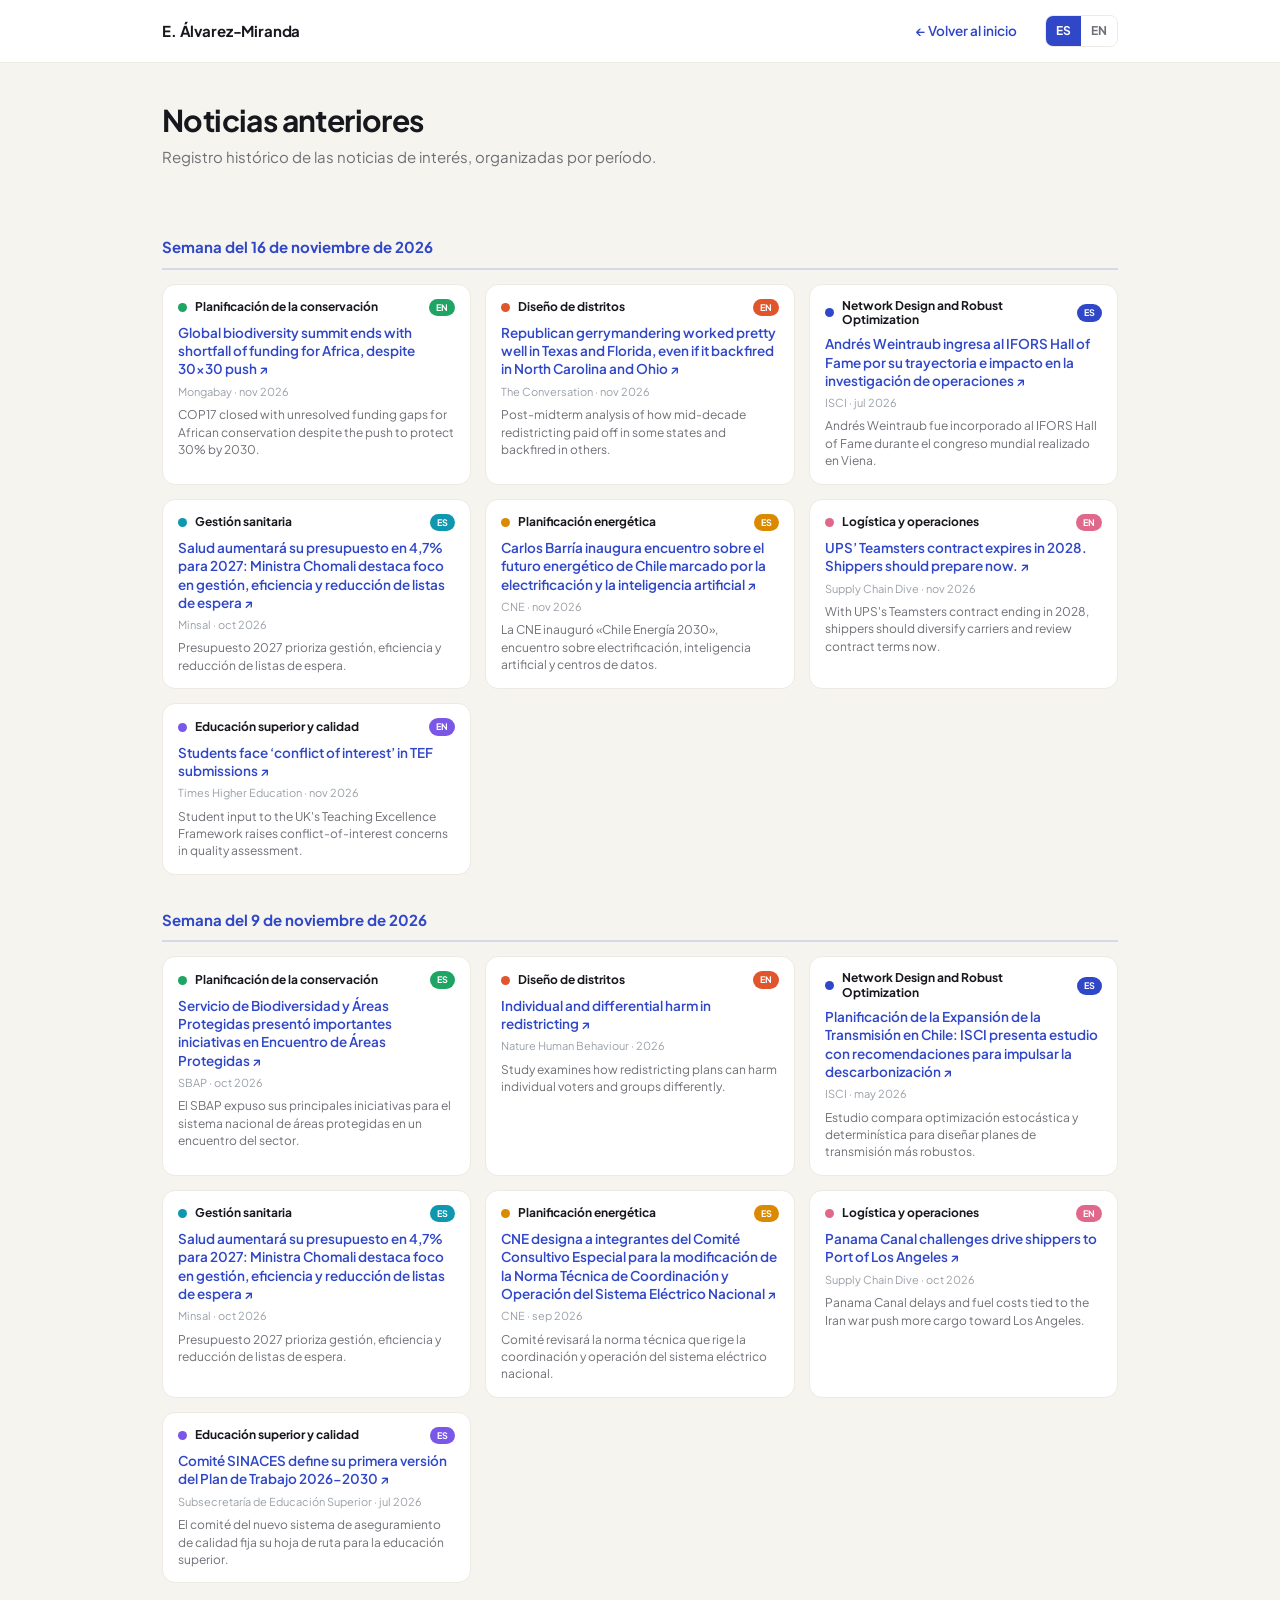
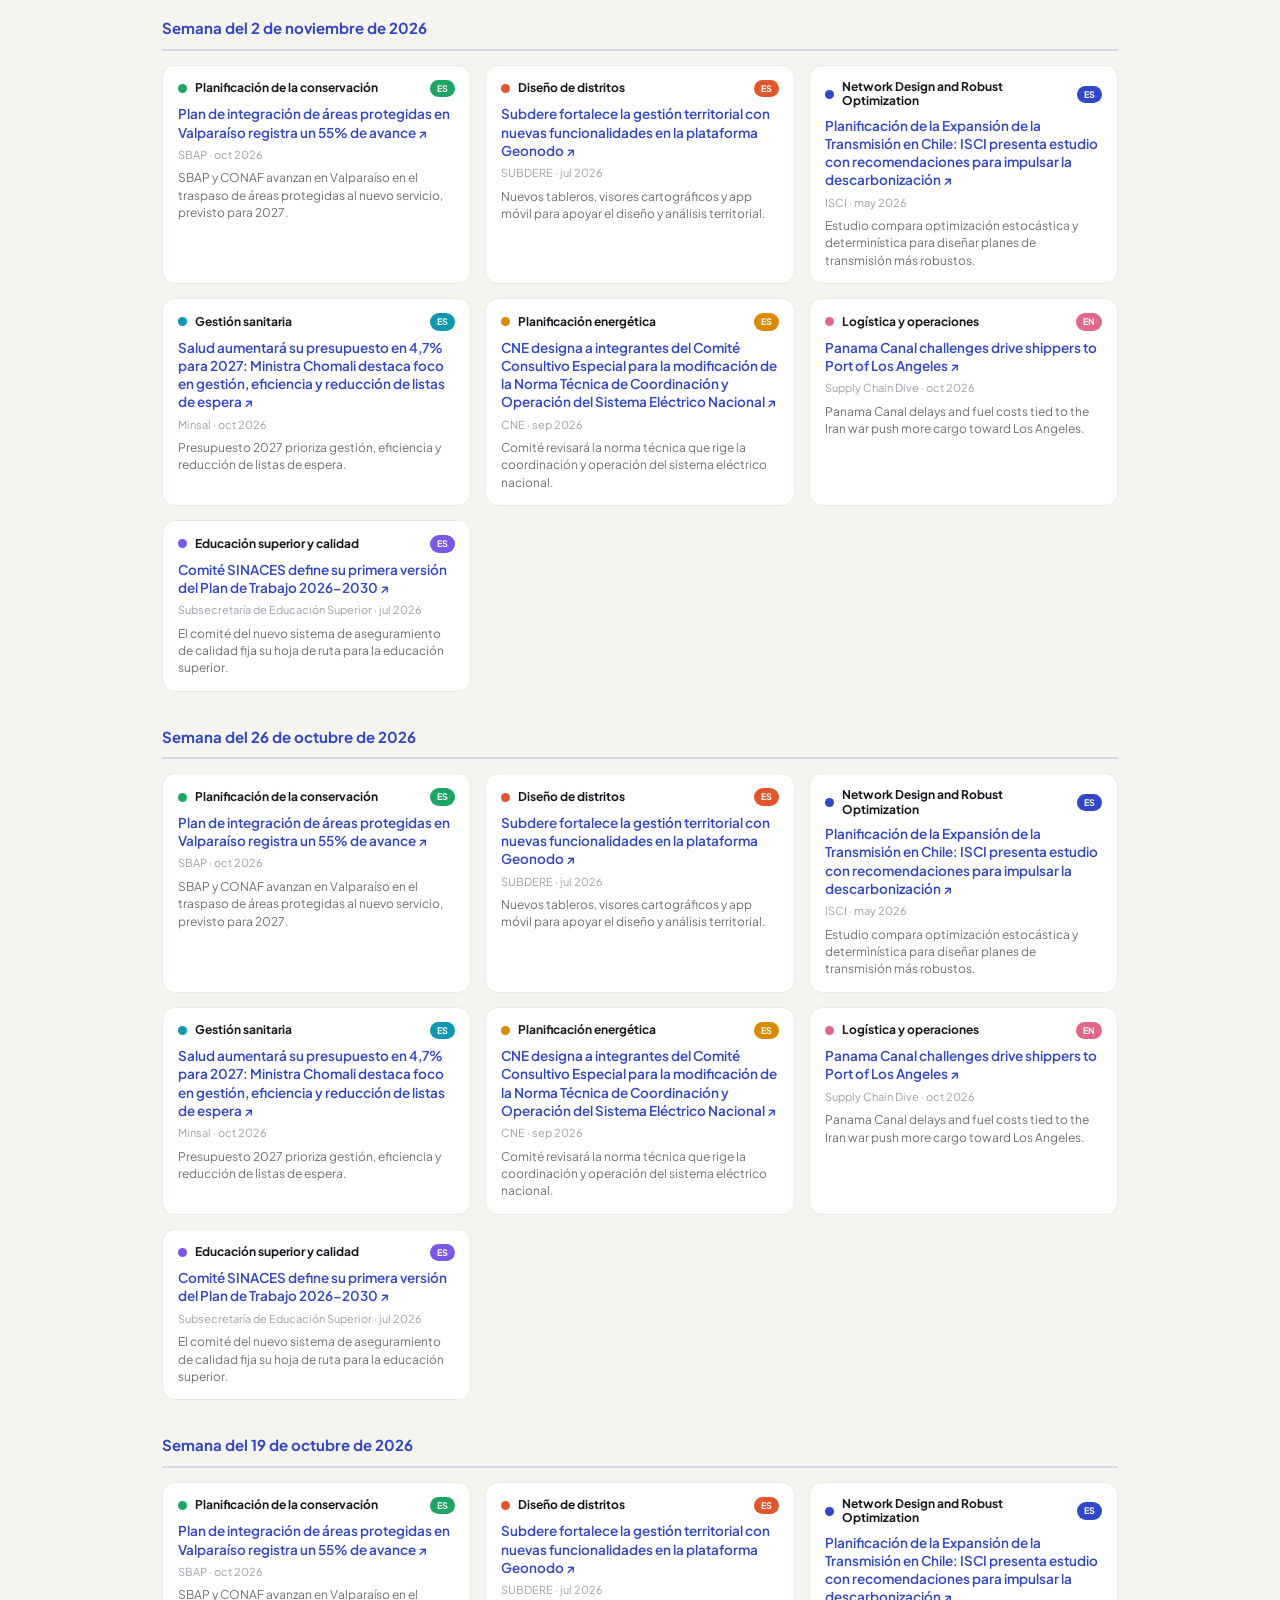
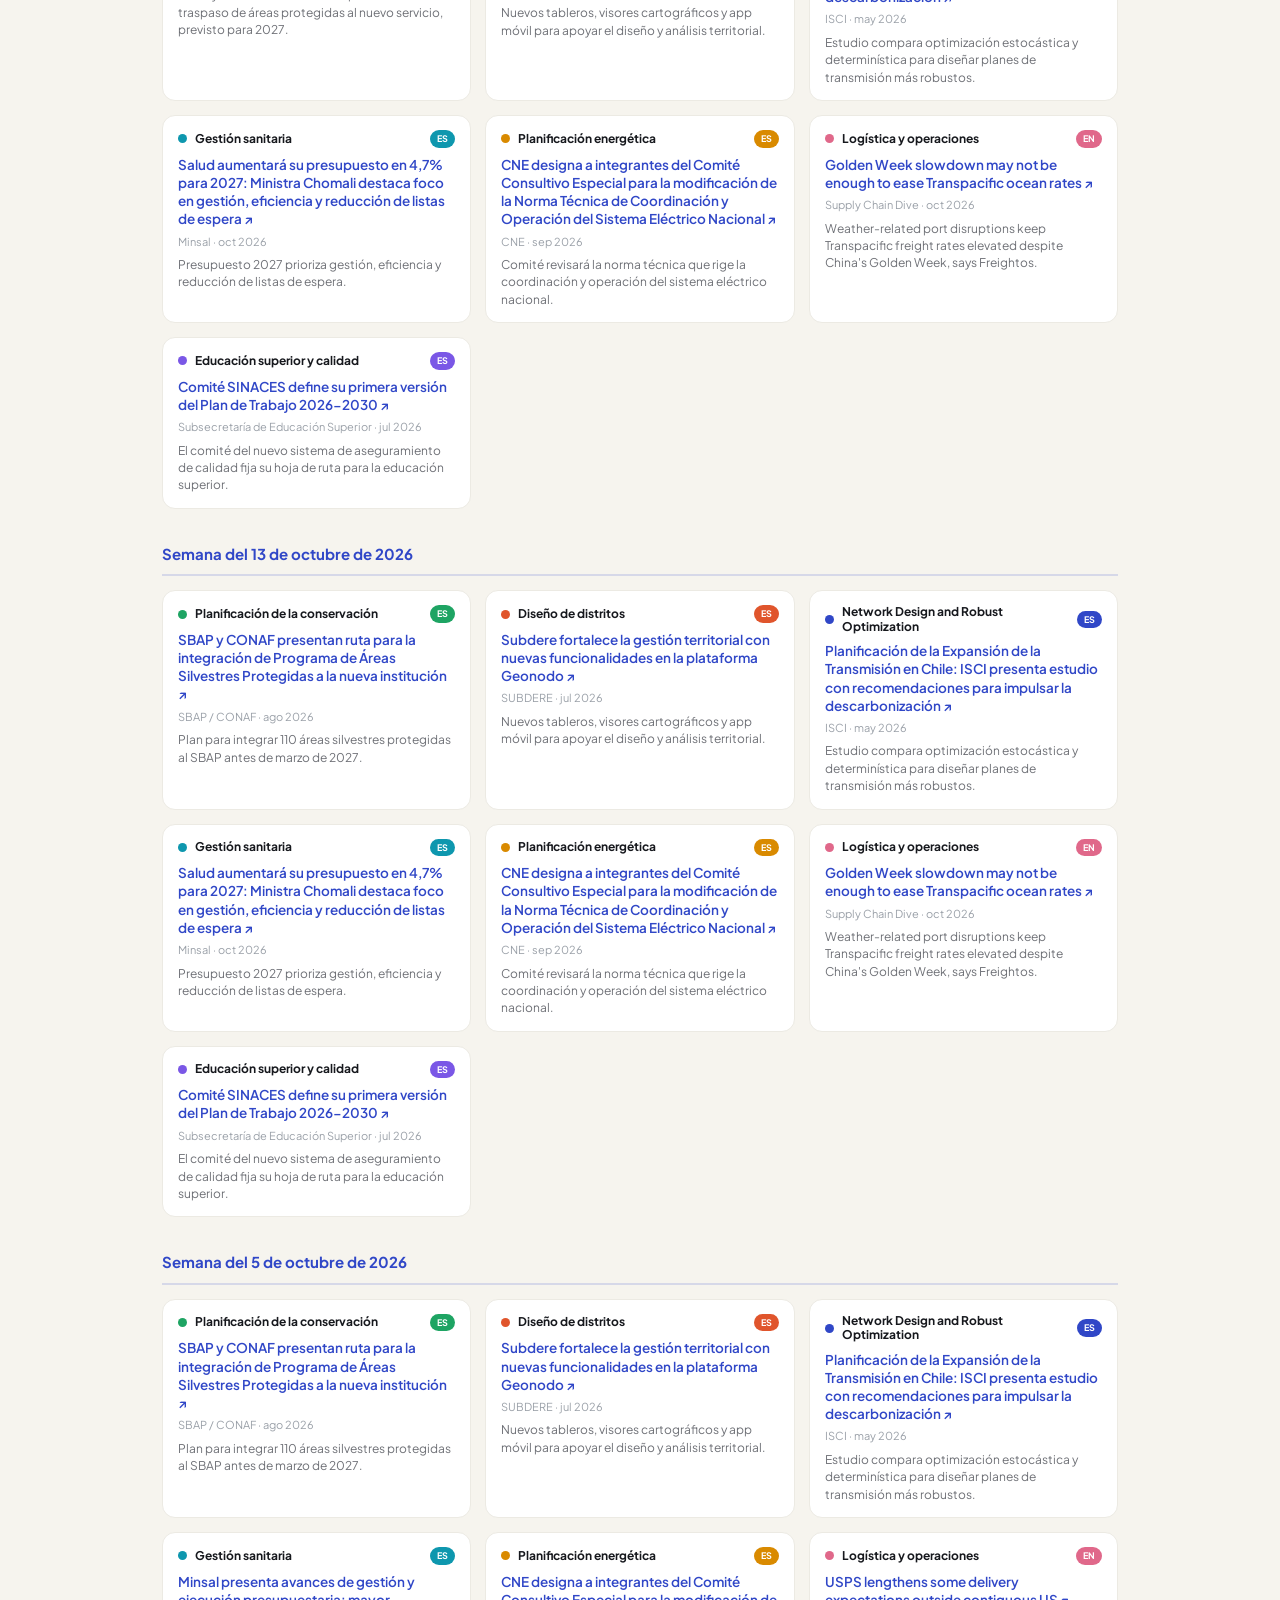
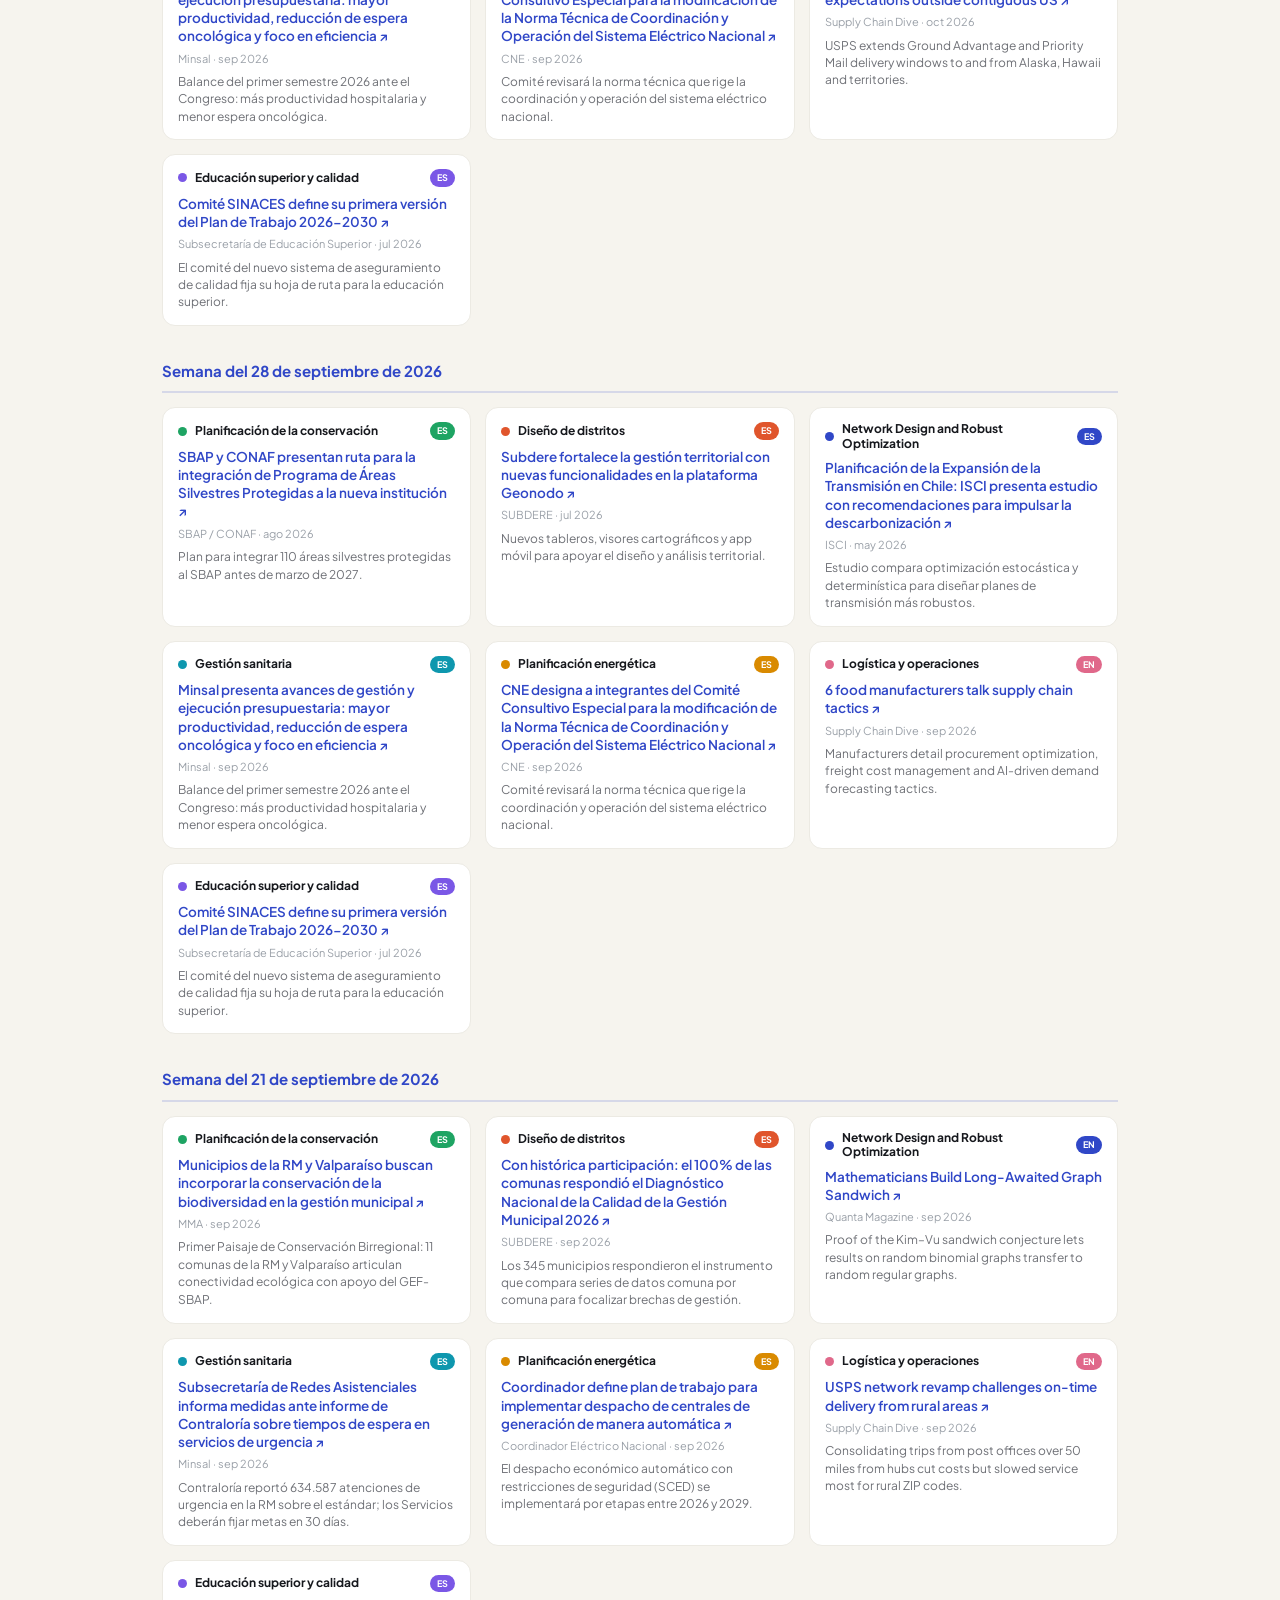
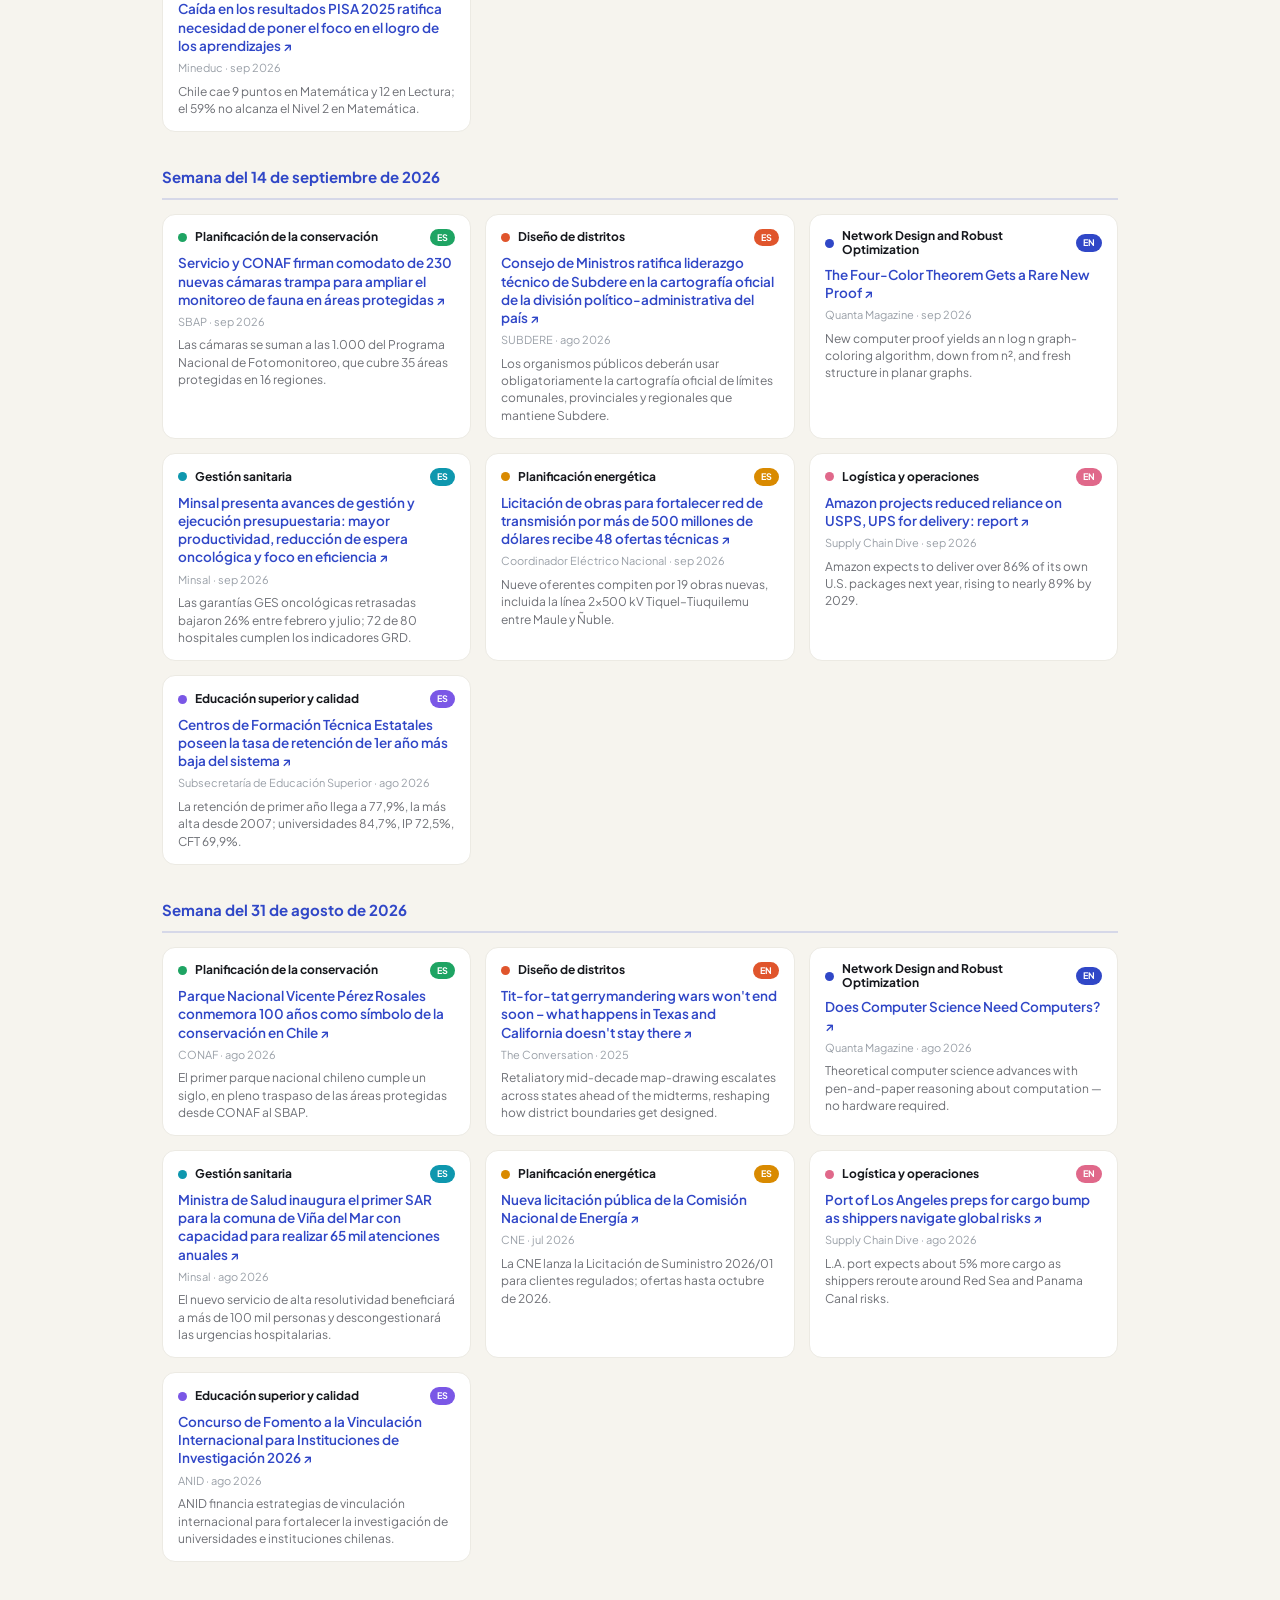
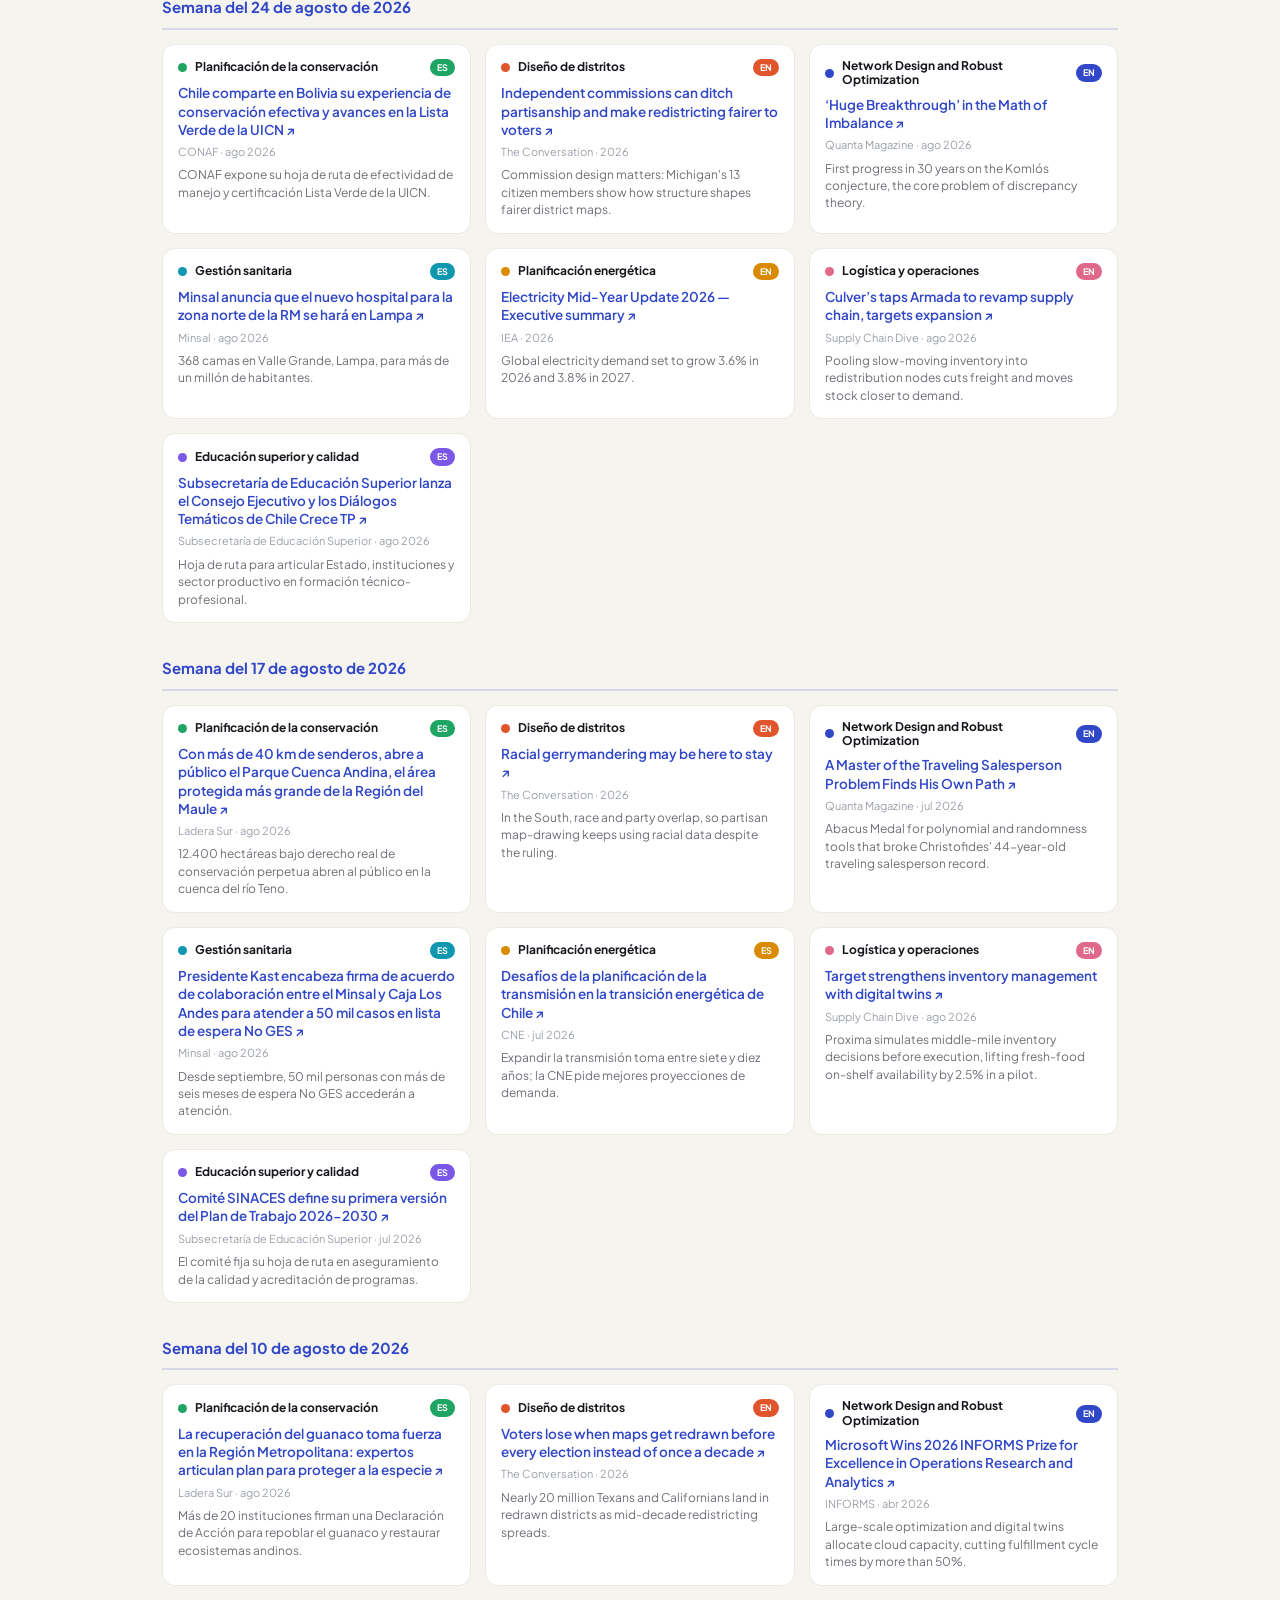
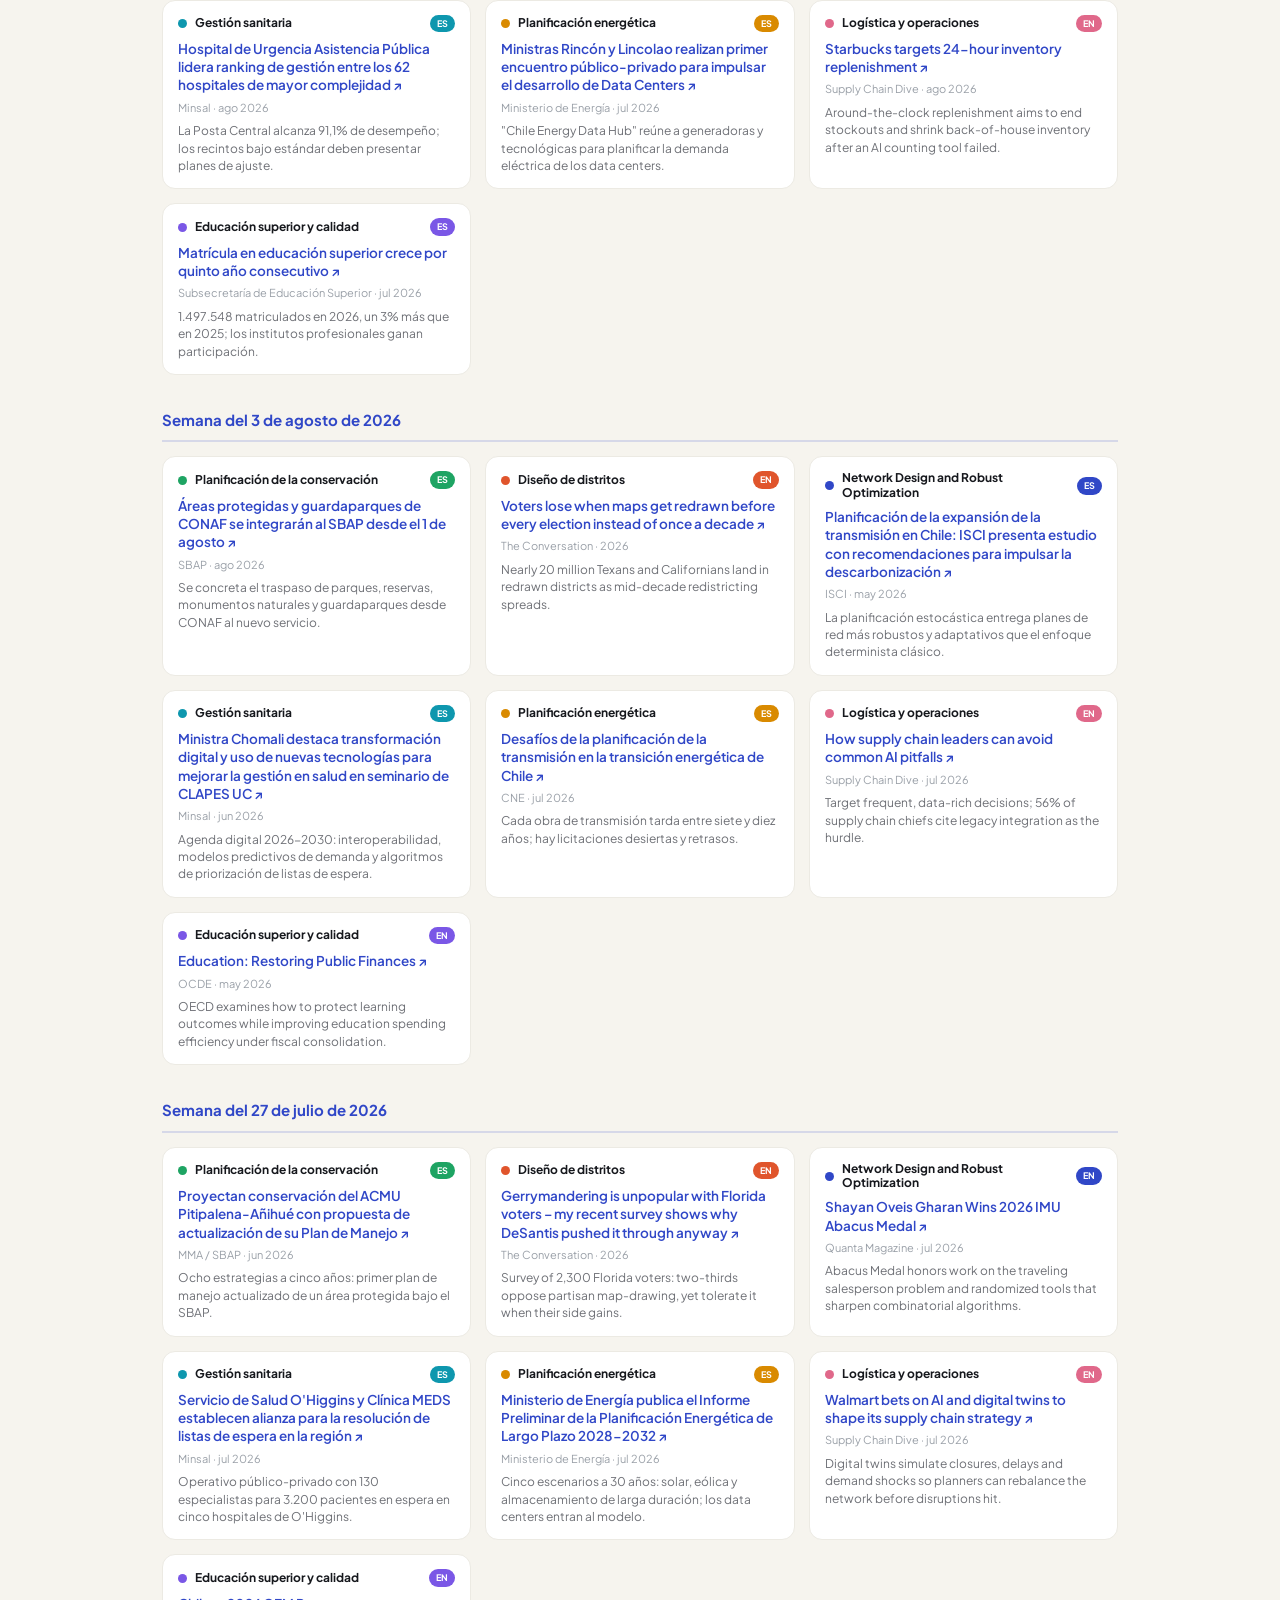
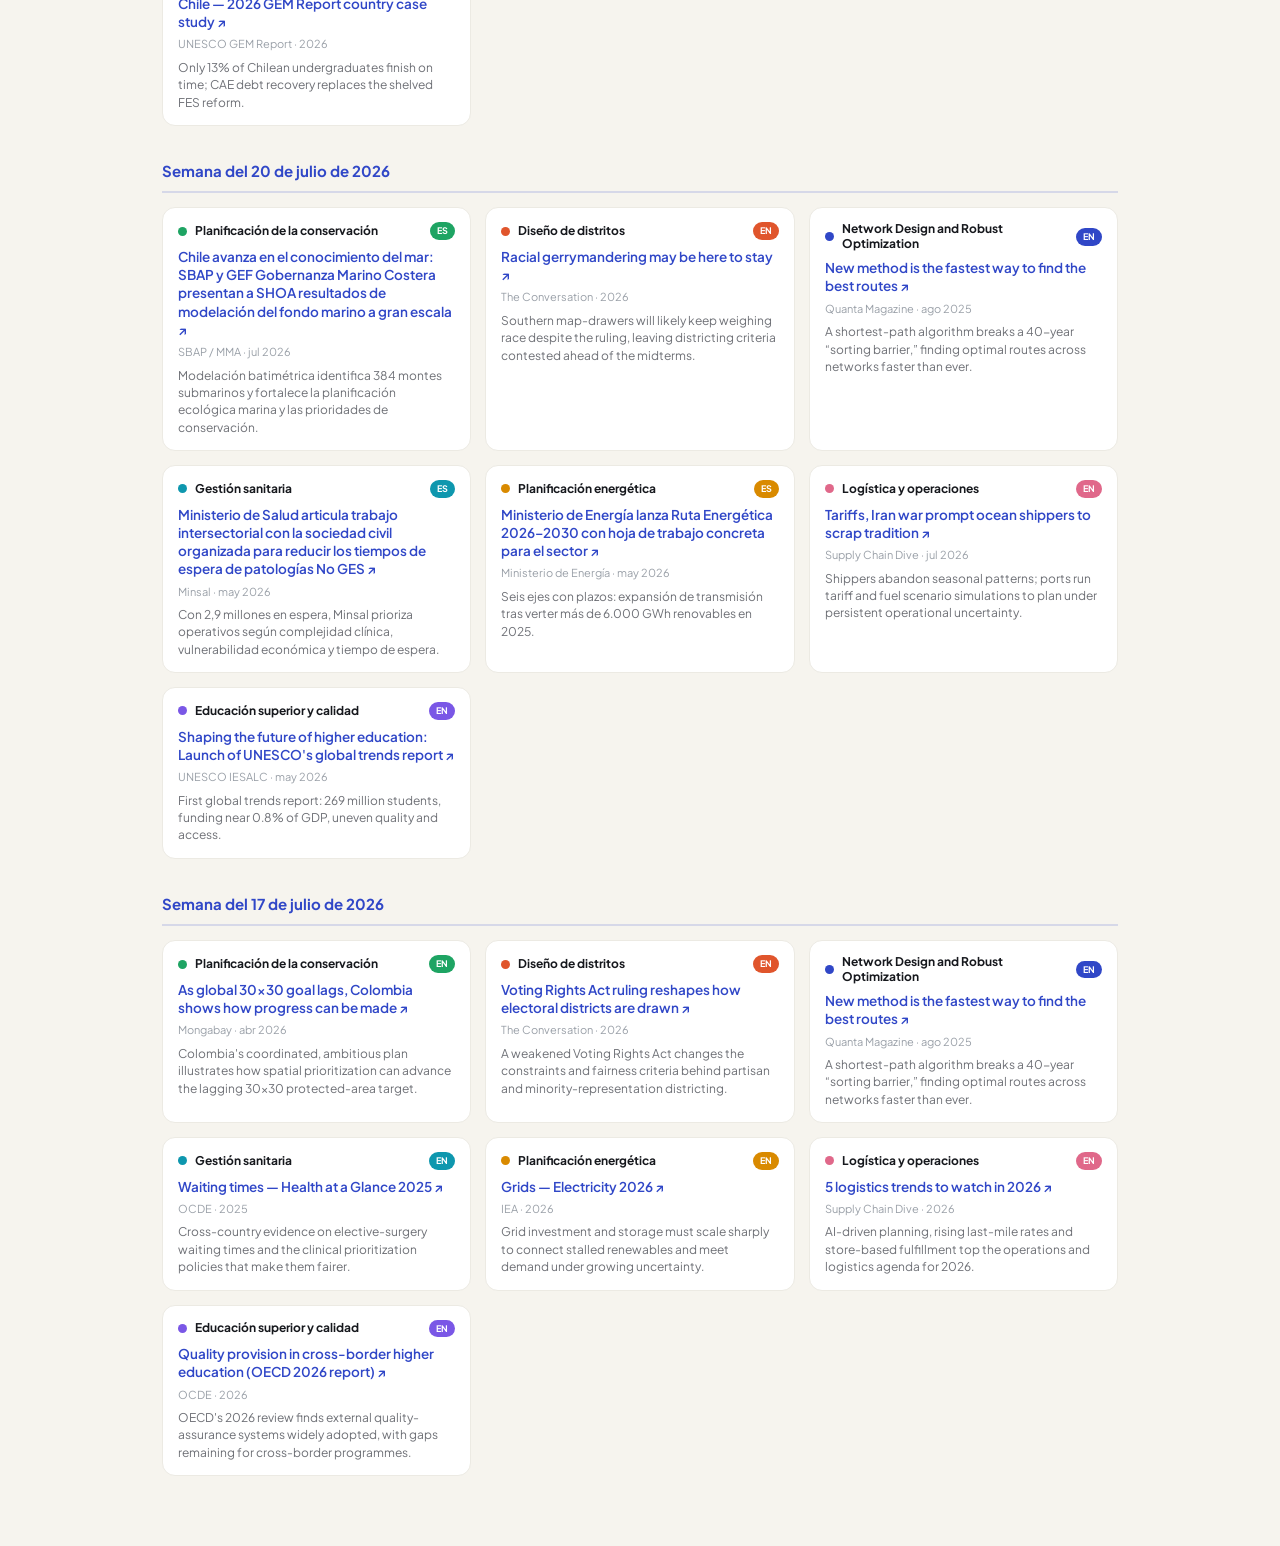
<file: noticias-anteriores.html>
<!DOCTYPE html>
<html lang="es">
<head>
<meta charset="UTF-8">
<meta name="viewport" content="width=device-width, initial-scale=1.0">
<title>Noticias anteriores — Eduardo Álvarez-Miranda</title>
<meta name="description" content="Registro histórico de las noticias de interés por área de investigación — Eduardo Álvarez-Miranda.">
<link rel="canonical" href="https://www.ealvarez.cl/noticias-anteriores.html">
<meta name="robots" content="index, follow">
<link rel="icon" type="image/svg+xml" href="/favicon.svg">
<link rel="icon" href="/favicon.ico" sizes="any">
<link rel="apple-touch-icon" href="/apple-touch-icon.png">
<link rel="preconnect" href="https://fonts.googleapis.com">
<link rel="preconnect" href="https://fonts.gstatic.com" crossorigin>
<link href="https://fonts.googleapis.com/css2?family=Plus+Jakarta+Sans:wght@400;500;600;700&display=swap" rel="stylesheet">
<style>
  :root{ --cobalto:#3047c7; --tinta:#16181D; --gris:#6E7076; --linea:#ECEAE3; }
  *{box-sizing:border-box}
  body{margin:0;background:#F6F4EE;color:var(--tinta);font-family:'Plus Jakarta Sans',system-ui,sans-serif;-webkit-font-smoothing:antialiased;line-height:1.5}
  .wrap{max-width:1000px;margin:0 auto;padding:0 22px}
  .bar{display:flex;align-items:center;gap:16px;background:#fff;border-bottom:1px solid var(--linea);padding:15px 0}
  .bar .brand{font-weight:700;font-size:15px;color:var(--tinta);text-decoration:none;letter-spacing:-.01em}
  .bar .sp{margin-left:auto}
  #a-back{font-size:13.5px;font-weight:600;color:var(--cobalto);text-decoration:none}
  .lang{display:inline-flex;border:1px solid var(--linea);border-radius:8px;overflow:hidden;margin-left:14px}
  .lang button{border:0;background:#fff;color:var(--gris);font:inherit;font-size:12px;font-weight:700;padding:6px 10px;cursor:pointer}
  .lang button.active{background:var(--cobalto);color:#fff}
  header.hd{padding:40px 0 8px}
  header.hd h1{font-size:30px;line-height:1.15;letter-spacing:-.02em;margin:0 0 8px}
  header.hd p{color:var(--gris);font-size:15px;max-width:640px;margin:0}
  main{padding:26px 0 70px}
  .period{margin-top:34px}
  .period-h{font-size:15px;font-weight:700;color:var(--cobalto);margin:0 0 14px;padding-bottom:9px;border-bottom:2px solid rgba(48,71,199,.16)}
  .grid{display:grid;grid-template-columns:repeat(auto-fit,minmax(275px,1fr));gap:14px}
  .card{border:1px solid var(--linea);border-radius:13px;background:#fff;padding:14px 15px}
  .card .top{display:flex;align-items:center;gap:8px;margin-bottom:8px}
  .dot{width:9px;height:9px;border-radius:50%;flex:0 0 auto}
  .area{font-size:12px;font-weight:700;color:var(--tinta);line-height:1.2}
  .tag{margin-left:auto;font-size:9px;font-weight:700;color:#fff;border-radius:20px;padding:2px 7px}
  .card a.t{font-size:13.5px;font-weight:600;color:var(--cobalto);line-height:1.35;text-decoration:none;display:block}
  .meta{font-size:11px;color:#9aa0a8;margin:5px 0 6px}
  .sum{font-size:12px;color:var(--gris);line-height:1.45}
  .empty{color:var(--gris);font-size:15px;padding:40px 0}
  @media(max-width:560px){header.hd h1{font-size:24px}}
</style>
</head>
<body>

<div class="bar">
  <div class="wrap" style="display:flex;align-items:center;gap:14px;width:100%">
    <a href="index.html" class="brand">E. Álvarez-Miranda</a>
    <span class="sp"></span>
    <a href="index.html#noticias" id="a-back">← Volver al inicio</a>
    <span class="lang" id="lang">
      <button data-lang="es">ES</button>
      <button data-lang="en">EN</button>
    </span>
  </div>
</div>

<header class="hd">
  <div class="wrap">
    <h1 id="a-title">Noticias anteriores</h1>
    <p id="a-sub">Registro histórico de las noticias de interés, organizadas por período.</p>
  </div>
</header>

<main>
  <div class="wrap"><div id="arch"></div></div>
</main>

<script src="assets/content.js?v=20260728"></script>
<script>
(function(){
  var COL={conservacion:'#1EA463',distritos:'#E0552C',redes:'#3047c7',salud:'#0E97AE',energia:'#D98A00',lineas:'#E0688A',educacion:'#7A57E6'};
  var LABELS={
    es:{title:'Noticias anteriores', sub:'Registro histórico de las noticias de interés, organizadas por período.', back:'Volver al inicio', empty:'Aún no hay noticias anteriores archivadas.', period:'Semana del'},
    en:{title:'Past news', sub:'Historical archive of the news of interest, organized by period.', back:'Back to home', empty:'No past news archived yet.', period:'Week of'}
  };
  var DATA=null;
  var LANG=(function(){try{return localStorage.getItem('eam-lang')||'es';}catch(e){return 'es';}})();
  function LG(){return LANG==='en'?'en':'es';}
  function qs(s){return document.querySelector(s);}
  function esc(s){return String(s==null?'':s).replace(/&/g,'&amp;').replace(/</g,'&lt;').replace(/>/g,'&gt;').replace(/"/g,'&quot;');}
  function fmtDate(s){var p=String(s||'').split('-');var d=new Date(+p[0],(+p[1]||1)-1,+p[2]||1);try{return d.toLocaleDateString(LG()==='en'?'en-US':'es-CL',{day:'numeric',month:'long',year:'numeric'});}catch(e){return s;}}

  function card(rl,it,L){
    var c=COL[rl.topic]||'#3047c7';
    var area=(rl.t&&(rl.t[L]||rl.t.es))||rl.topic;
    return '<div class="card">'+
      '<div class="top">'+
        '<span class="dot" style="background:'+c+'"></span>'+
        '<span class="area">'+esc(area)+'</span>'+
        (it.lang?'<span class="tag" style="background:'+c+'">'+esc(it.lang)+'</span>':'')+
      '</div>'+
      '<a class="t" href="'+esc(it.url)+'" target="_blank" rel="noopener">'+esc(it.title)+' ↗</a>'+
      '<div class="meta">'+esc(it.source)+' · '+esc(it.date)+'</div>'+
      '<div class="sum">'+esc(it.summary||'')+'</div>'+
    '</div>';
  }

  function render(){
    var L=LG();
    document.documentElement.lang=L;
    qs('#a-title').textContent=LABELS[L].title;
    qs('#a-sub').textContent=LABELS[L].sub;
    qs('#a-back').textContent='← '+LABELS[L].back;
    document.title=LABELS[L].title+' — Eduardo Álvarez-Miranda';
    Array.prototype.forEach.call(document.querySelectorAll('#lang button'),function(b){
      b.classList.toggle('active', b.getAttribute('data-lang')===L);
    });
    var lines=(window.SITE&&window.SITE.researchLines)||[];
    var host=qs('#arch');
    var snaps=(DATA&&DATA.snapshots)||[];
    if(!snaps.length){ host.innerHTML='<p class="empty">'+LABELS[L].empty+'</p>'; return; }
    host.innerHTML=snaps.map(function(sn){
      var byTopic={}; (sn.items||[]).forEach(function(it){byTopic[it.topic]=it;});
      var cards=lines.map(function(rl){ var it=byTopic[rl.topic]; return it?card(rl,it,L):''; }).join('');
      return '<section class="period"><h2 class="period-h">'+LABELS[L].period+' '+fmtDate(sn.date)+'</h2><div class="grid">'+cards+'</div></section>';
    }).join('');
  }

  function setLang(l){ LANG=l; try{localStorage.setItem('eam-lang',l);}catch(e){} render(); }

  document.addEventListener('DOMContentLoaded',function(){
    Array.prototype.forEach.call(document.querySelectorAll('#lang button'),function(b){
      b.addEventListener('click',function(){ setLang(b.getAttribute('data-lang')); });
    });
    render();
    fetch('assets/news-archive.json?nc='+Date.now(),{cache:'no-store'})
      .then(function(r){return r.json();})
      .then(function(j){ DATA=j; render(); })
      .catch(function(){ DATA={snapshots:[]}; render(); });
  });
})();
</script>

<!-- ===== Analítica de visitas (GoatCounter) — privada, sin cookies ===== -->
<script>
  (function(){
    try{
      var u=location.href;
      if(/[?#]noconteo/i.test(u)) localStorage.setItem('skipgc','t');
      if(/[?#]siconteo/i.test(u)) localStorage.removeItem('skipgc');
      var g=JSON.parse(localStorage.getItem('eam-gauth')||'null');
      if(g && String(g.email||'').toLowerCase()==='eduardo.alvmir@gmail.com') localStorage.setItem('skipgc','t');
    }catch(e){}
  })();
</script>
<script data-goatcounter="https://ealvarez.goatcounter.com/count"
        async src="//gc.zgo.at/count.js"></script>
</body>
</html>
</file>
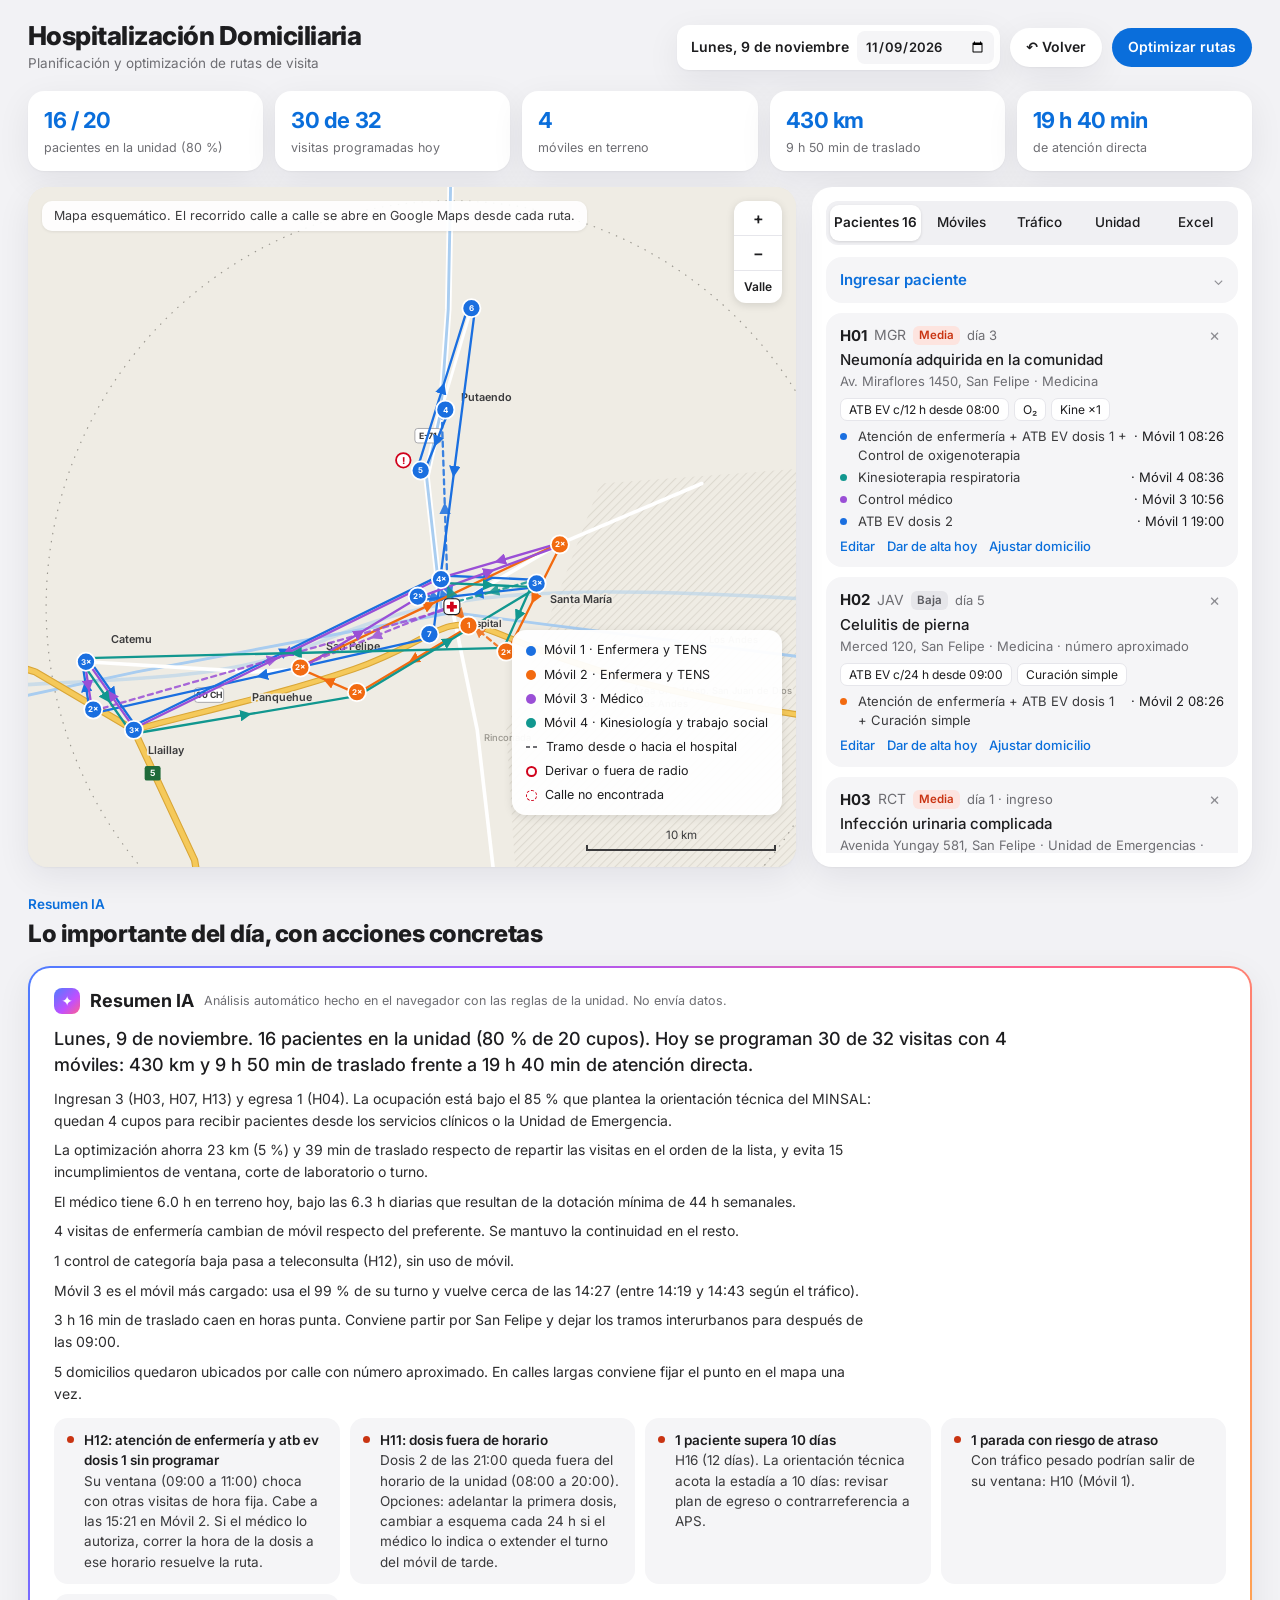
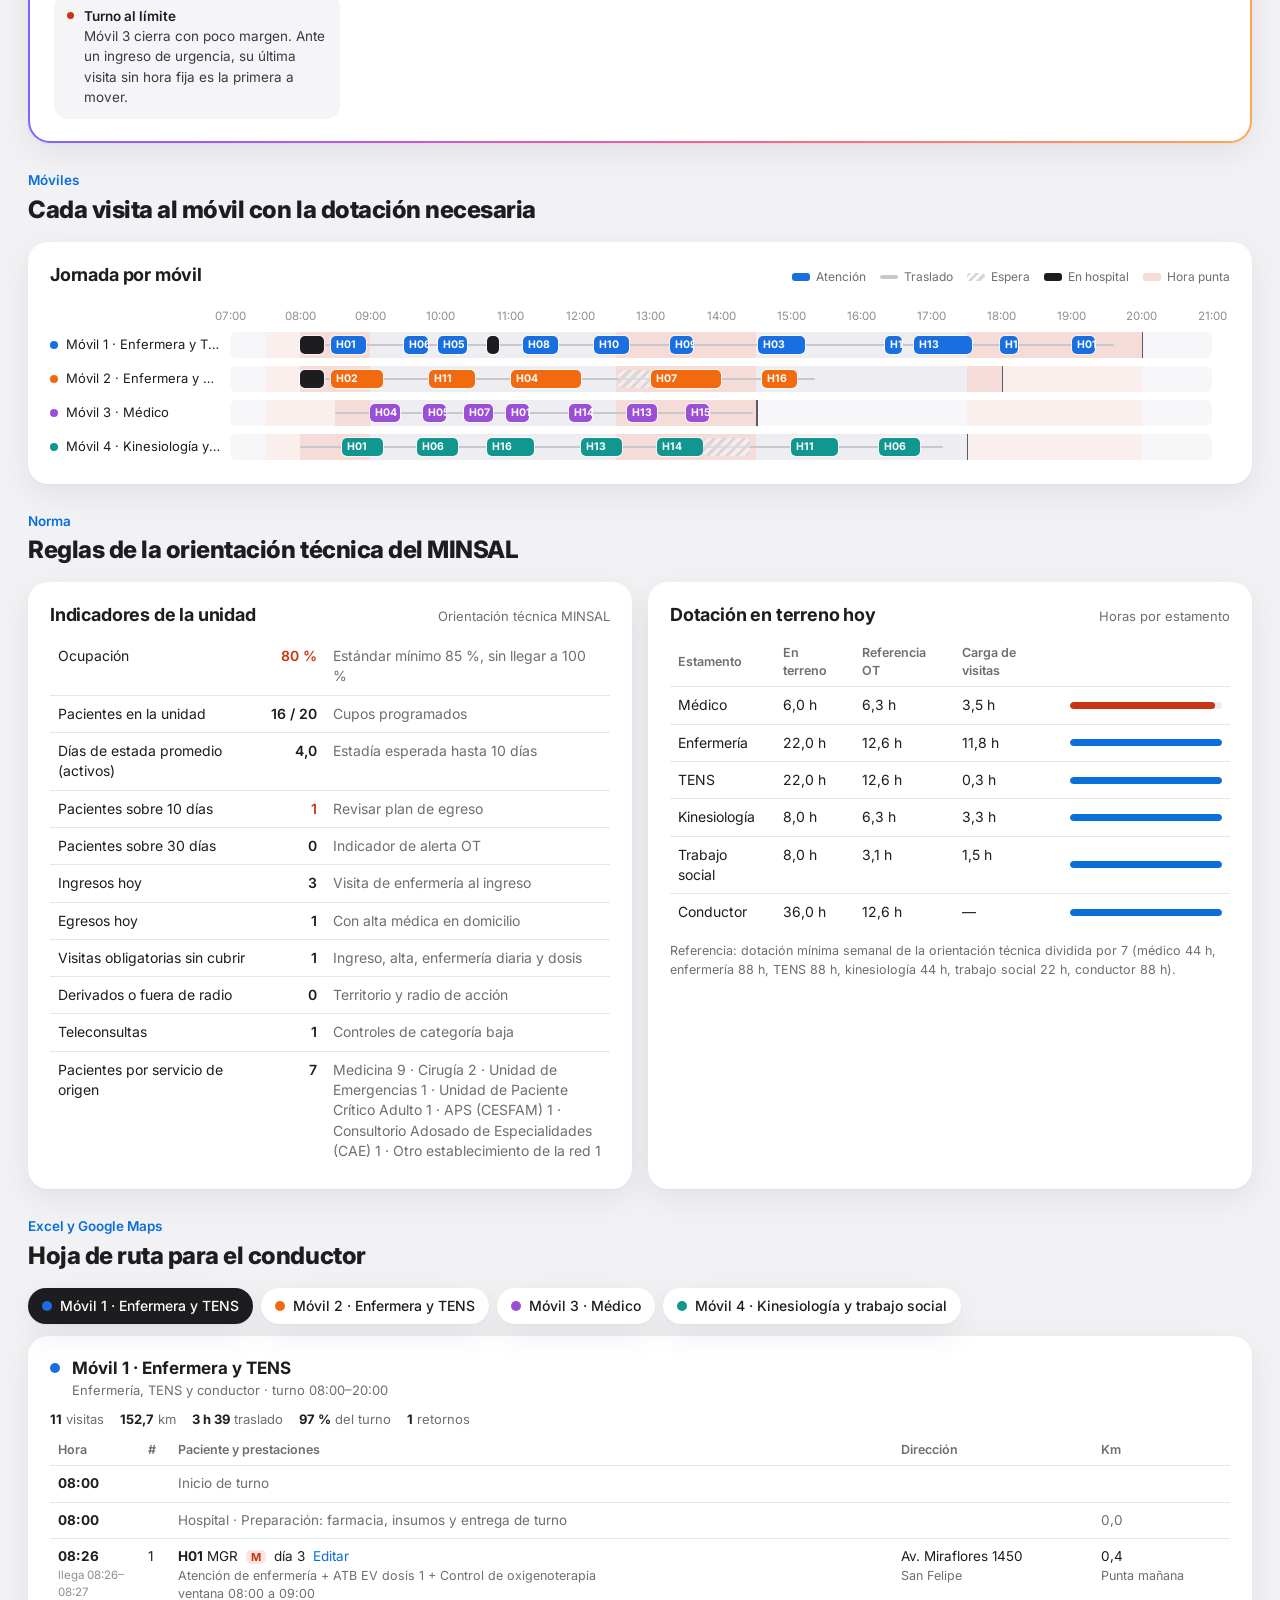
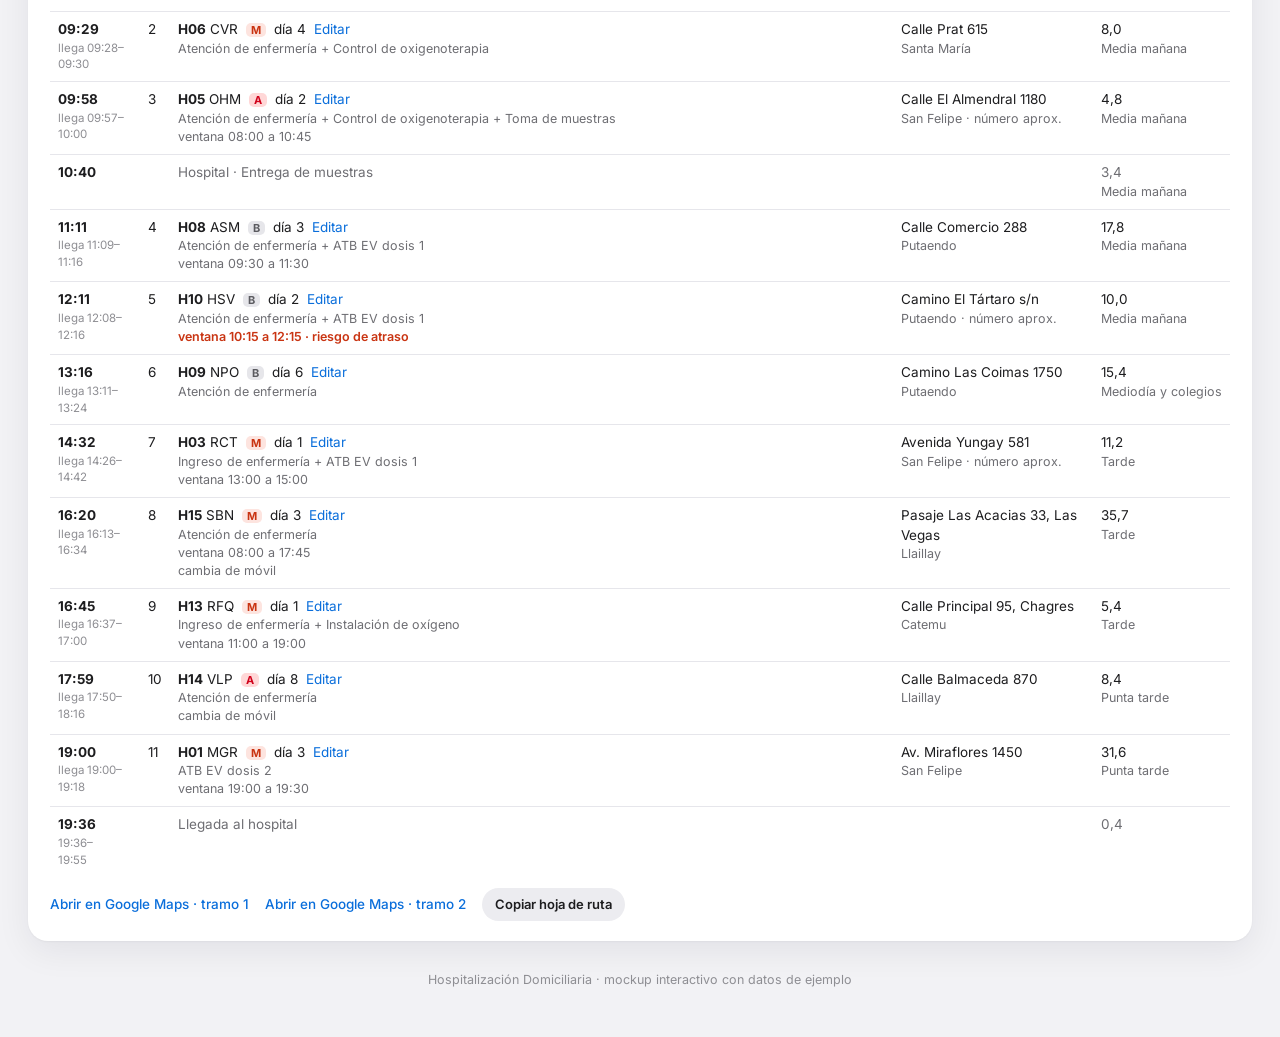
<file: projects/hospitalizacion-domiciliaria.html>
<!doctype html>
<html lang="es">
<head>
<meta charset="utf-8">
<meta name="viewport" content="width=device-width,initial-scale=1">
<title>Hospitalización Domiciliaria</title>
<meta name="robots" content="noindex">
<link rel="preconnect" href="https://fonts.googleapis.com">
<link rel="preconnect" href="https://fonts.gstatic.com" crossorigin>
<link href="https://fonts.googleapis.com/css2?family=Inter:wght@400;500;600;700;800&display=swap" rel="stylesheet">
<style>
:root{
  --bg:#f2f2f5; --card:#fff; --ink:#1d1d1f; --muted:#6e6e73; --faint:#8e8e93;
  --line:#e6e6eb; --soft:#f5f5f7; --soft2:#ececf0; --accent:#0a6edb; --accent-ink:#fff;
  --danger:#c93412; --m1:#1a6fe0; --m2:#f26a10; --m3:#9a4fd6; --m4:#11978f;
  --peak:#f6dcd8; --radius:20px;
  --shadow:0 1px 2px rgba(0,0,0,.04),0 10px 34px rgba(20,20,40,.07);
}
*{box-sizing:border-box}
html{-webkit-text-size-adjust:100%}
body{margin:0;background:var(--bg);color:var(--ink);font:14px/1.45 Inter,system-ui,-apple-system,"Segoe UI",Roboto,sans-serif;-webkit-font-smoothing:antialiased}
button,input,select{font:inherit;color:inherit}
a{color:var(--accent);text-decoration:none}
a:hover{text-decoration:underline}
.wrap{max-width:1440px;margin:0 auto;padding:0 28px 48px}

/* ---------- Header ---------- */
.top{display:flex;align-items:center;justify-content:space-between;gap:20px;padding:22px 0 18px;flex-wrap:wrap}
.brand{display:flex;align-items:center;gap:16px;min-width:0}
.brand h1{margin:0;font-size:26px;font-weight:800;letter-spacing:-.02em;line-height:1.1}
.brand p{margin:3px 0 0;color:var(--muted);font-size:13.5px}
.top-actions{display:flex;align-items:center;gap:10px;flex-wrap:wrap}
.datebox{display:flex;align-items:center;gap:8px;background:#fff;border-radius:12px;padding:6px 6px 6px 14px;box-shadow:var(--shadow);font-weight:600}
.datebox input{border:0;background:var(--soft);border-radius:8px;padding:6px 8px;font-size:13px}
.btn{border:0;border-radius:999px;padding:9px 16px;font-weight:600;cursor:pointer;background:var(--soft2);transition:transform .1s,background .15s}
.btn:hover{background:#e2e2e7}
.btn:active{transform:scale(.97)}
.btn.primary{background:var(--accent);color:var(--accent-ink)}
.btn.primary:hover{background:#075fc0}
.btn.ghost{background:#fff;box-shadow:var(--shadow)}
.btn.sm{padding:7px 13px;font-size:13px}

/* ---------- KPI strip ---------- */
.kpis{display:grid;grid-template-columns:repeat(5,minmax(0,1fr));gap:12px;margin-bottom:16px}
.kpi{background:#fff;border-radius:16px;padding:14px 16px;box-shadow:var(--shadow)}
.kpi b{display:block;font-size:22px;font-weight:700;letter-spacing:-.02em;color:var(--accent)}
.kpi span{color:var(--muted);font-size:12.5px}

/* ---------- Generic card ---------- */
.card{background:var(--card);border-radius:var(--radius);box-shadow:var(--shadow)}
.sec{margin-top:28px}
.eyebrow{color:var(--accent);font-weight:600;font-size:13.5px;margin:0 0 2px}
.sec-title{font-size:24px;font-weight:800;letter-spacing:-.02em;margin:0 0 14px}
.card-h{display:flex;justify-content:space-between;align-items:baseline;gap:12px;flex-wrap:wrap;margin-bottom:10px}
.card-h h3{margin:0;font-size:18px;font-weight:700;letter-spacing:-.01em}
.card-h small{color:var(--muted);font-size:13px}

/* ---------- Workspace ---------- */
.workspace{display:grid;grid-template-columns:minmax(0,1fr) 440px;gap:16px;align-items:stretch}
.map-card{position:relative;height:680px;overflow:hidden;background:#efece4}
#map{position:absolute;inset:0;width:100%;height:100%;cursor:grab;touch-action:none}
#map.dragging{cursor:grabbing}
.map-note{position:absolute;top:14px;left:14px;z-index:2;background:rgba(255,255,255,.92);border-radius:10px;padding:6px 12px;font-size:12.5px;color:#3a3a3c;box-shadow:0 1px 3px rgba(0,0,0,.08);max-width:calc(100% - 100px)}
.zoom{position:absolute;top:14px;right:14px;z-index:2;background:#fff;border-radius:12px;box-shadow:0 2px 8px rgba(0,0,0,.12);display:flex;flex-direction:column;overflow:hidden}
.zoom button{border:0;background:none;padding:9px 12px;font-weight:600;cursor:pointer;font-size:16px;line-height:1}
.zoom button+button{border-top:1px solid var(--line)}
.zoom button.txt{font-size:12px;padding:10px 10px}
.zoom button:hover{background:var(--soft)}
.legend{position:absolute;right:14px;bottom:52px;z-index:2;background:rgba(255,255,255,.95);border-radius:14px;padding:10px 14px;box-shadow:0 2px 10px rgba(0,0,0,.1);font-size:12.5px;display:grid;gap:4px}
.legend .li{display:flex;align-items:center;gap:8px;cursor:pointer;border-radius:6px;padding:1px 4px;margin:0 -4px}
.legend .li:hover{background:var(--soft)}
.legend .li.dim{opacity:.35}
.legend .static{cursor:default}
.legend .static:hover{background:none}
.dot{width:10px;height:10px;border-radius:50%;flex:none;display:inline-block}
.scale{position:absolute;right:20px;bottom:16px;z-index:2;font-size:11.5px;color:#3a3a3c;text-align:center;width:190px}
.scale i{display:block;height:6px;border:2px solid #3a3a3c;border-top:0;margin-top:2px}
#map .town{font:600 15px Inter,system-ui,sans-serif;fill:#3a3a3c;paint-order:stroke;stroke:#efece4;stroke-width:5px;stroke-linejoin:round}
#map .town.out{fill:#9a978f;font-weight:500;font-size:13px}
#map .route{transition:opacity .2s}
#map[data-focus] .route{opacity:.1}
#map[data-focus="1"] .route[data-m="1"],#map[data-focus="2"] .route[data-m="2"],#map[data-focus="3"] .route[data-m="3"],#map[data-focus="4"] .route[data-m="4"]{opacity:1}
#map .pin{cursor:pointer}
#map .pin text{font:700 11px Inter,system-ui,sans-serif;fill:#fff;pointer-events:none}
#map .pin:hover circle{stroke-width:3.5}
#map.animate .route polyline{stroke-dasharray:var(--len) var(--len);animation:draw 1.1s ease-out forwards}
#map.animate .route polyline.dash{animation:none}
@keyframes draw{from{stroke-dashoffset:var(--len)}to{stroke-dashoffset:0}}

/* ---------- Side panel ---------- */
.panel{height:680px;display:flex;flex-direction:column;padding:14px;min-width:0}
.seg{display:flex;background:#f0f0f3;border-radius:12px;padding:4px;gap:2px;flex:none}
.seg button{flex:1;border:0;background:none;padding:8px 4px;border-radius:9px;font-weight:500;font-size:13.5px;cursor:pointer;white-space:nowrap}
.seg button:hover{background:rgba(255,255,255,.6)}
.seg button.on{background:#fff;box-shadow:0 1px 3px rgba(0,0,0,.13);font-weight:600}
.tab-body{flex:1;overflow:auto;margin:12px -6px 0;padding:0 6px 4px}
.tab{display:none}
.tab.on{display:block}
.lead{color:#3a3a3c;margin:4px 0 14px;line-height:1.55}
.tab h4{font-size:15px;margin:18px 0 8px;font-weight:700}
.muted{color:var(--muted)}
.small{font-size:12.5px}

/* form */
.box{background:var(--soft);border-radius:16px;padding:12px 14px}
.box+.box{margin-top:10px}
.box-h{display:flex;align-items:center;justify-content:space-between;cursor:pointer;user-select:none}
.box-h b{color:var(--accent);font-weight:600;font-size:15px}
.box-h .chev{color:var(--faint);transition:transform .2s}
.box.open .chev{transform:rotate(180deg)}
.form{display:none;margin-top:10px}
.box.open .form{display:block}
.grid2{display:grid;grid-template-columns:1fr 1fr;gap:10px 12px}
.f label{display:block;font-size:12px;color:var(--muted);margin:0 0 4px}
.f input,.f select{width:100%;border:0;background:#fff;border-radius:10px;padding:9px 11px;font-size:14.5px;outline:none;min-width:0}
.f input:focus,.f select:focus{box-shadow:0 0 0 2px rgba(10,110,219,.35)}
.f.full{grid-column:1/-1}
.form .btn{margin-top:12px;width:100%}

/* patient cards */
.pt{background:var(--soft);border-radius:16px;padding:12px 14px;margin-top:10px;animation:fade .25s}
@keyframes fade{from{opacity:0;transform:translateY(4px)}to{opacity:1;transform:none}}
.pt-h{display:flex;align-items:center;gap:7px}
.pt-h .id{font-weight:700;font-size:15px}
.pt-h .ini{color:var(--muted);font-size:14px}
.pt-h .day{color:var(--muted);font-size:13px}
.pt-h .x{margin-left:auto;border:0;background:none;color:var(--faint);font-size:17px;cursor:pointer;line-height:1;padding:2px 4px;border-radius:6px}
.pt-h .x:hover{background:#e3e3e8;color:var(--ink)}
.cat{font-size:11.5px;font-weight:600;border-radius:6px;padding:1px 6px}
.cat.Media{background:#fde4df;color:#c93412}
.cat.Baja{background:#e6e6ea;color:#5b5b60}
.cat.Alta{background:#ffd7d7;color:#d0021b}
.pt .dx{font-weight:500;font-size:15px;margin:3px 0 1px}
.pt .addr{color:var(--muted);font-size:13px}
.chips{display:flex;flex-wrap:wrap;gap:5px;margin:7px 0 6px}
.chip{background:#fff;border-radius:7px;padding:2px 8px;font-size:12px;border:1px solid var(--line)}
.vis{list-style:none;margin:4px 0 6px;padding:0;display:grid;gap:3px}
.vis li{display:grid;grid-template-columns:12px 1fr auto;gap:6px;font-size:13px;color:#3a3a3c;align-items:start}
.vis li .dot{width:7px;height:7px;margin-top:6px}
.vis li em{font-style:normal;color:var(--ink);text-align:right;white-space:nowrap}
.vis li.warn{color:var(--danger)}
.vis li.warn em{color:var(--danger)}
.links{display:flex;gap:12px;flex-wrap:wrap;font-size:13px;font-weight:500}
.links a{cursor:pointer}
.empty{color:var(--muted);text-align:center;padding:30px 10px}

/* moviles */
.mv{background:var(--soft);border-radius:16px;padding:12px 14px;margin-top:10px}
.mv-h{display:flex;align-items:center;gap:10px;margin-bottom:8px}
.mv-h input{flex:1;border:0;background:#fff;border-radius:10px;padding:8px 12px;font-weight:600;font-size:15px;min-width:0}
.mv-h .x{border:0;background:none;color:var(--faint);font-size:17px;cursor:pointer}
.staff{display:grid;grid-template-columns:1fr 54px 1fr 54px;gap:6px 10px;align-items:center;font-size:14px}
.staff input{width:54px;border:0;background:#fff;border-radius:9px;padding:7px 10px}
.staff .fix{text-align:right;color:var(--muted);padding-right:8px}
.chk{display:flex;align-items:center;gap:8px;margin-top:10px;font-size:14px}
.chk input{width:16px;height:16px;accent-color:var(--accent)}

/* tables */
.tbl{width:100%;border-collapse:collapse;font-size:14px}
.tbl th{font-size:12.5px;color:var(--muted);font-weight:600;text-align:left;padding:6px 8px;border-bottom:1px solid var(--line)}
.tbl td{padding:8px;border-bottom:1px solid var(--line);vertical-align:top}
.tbl tr:last-child td{border-bottom:0}
.scroll-x{overflow-x:auto;-webkit-overflow-scrolling:touch}
.range{display:flex;align-items:center;gap:8px}
.range input{flex:1;accent-color:var(--accent);min-width:60px}
.range output{font-variant-numeric:tabular-nums;font-weight:600;width:40px;text-align:right}

/* ---------- Resumen IA ---------- */
.ai{padding:2px;border-radius:22px;background:linear-gradient(110deg,#4f7cff,#a557ff 32%,#ff5f8f 66%,#ffa94d);box-shadow:var(--shadow)}
.ai-in{background:#fff;border-radius:20px;padding:20px 24px 22px}
.ai-h{display:flex;align-items:center;gap:10px;flex-wrap:wrap}
.ai-ico{width:26px;height:26px;border-radius:8px;background:linear-gradient(135deg,#4f7cff,#c04fff 60%,#ff5f8f);display:grid;place-items:center;color:#fff;font-size:14px}
.ai-h b{font-size:18px}
.ai-h small{color:var(--muted);font-size:12.5px}
.ai-lede{font-size:18px;font-weight:500;line-height:1.45;margin:12px 0 10px;max-width:980px}
.ai-body p{margin:0 0 8px;max-width:820px;color:#2c2c2e;line-height:1.55}
.alerts{display:grid;grid-template-columns:repeat(auto-fill,minmax(250px,1fr));gap:10px;margin-top:14px}
.alert{background:var(--soft);border-radius:14px;padding:12px 14px 12px 30px;position:relative;font-size:13.5px;color:#3a3a3c;line-height:1.5}
.alert::before{content:"";position:absolute;left:13px;top:18px;width:7px;height:7px;border-radius:50%;background:var(--danger)}
.alert b{display:block;color:var(--ink);font-weight:600}

/* ---------- Gantt ---------- */
.gantt-card{padding:20px 22px}
.g-legend{display:flex;gap:14px;flex-wrap:wrap;font-size:12px;color:var(--muted)}
.g-legend span{display:flex;align-items:center;gap:6px}
.g-legend i{width:18px;height:8px;border-radius:3px;display:inline-block}
.g-inner{min-width:900px;padding-right:18px}
.g-ticks{display:grid;grid-template-columns:180px 1fr;font-size:11.5px;color:var(--faint);margin:10px 0 4px}
.g-ticks .t{position:relative;height:16px}
.g-ticks .t span{position:absolute;transform:translateX(-50%)}
.g-row{display:grid;grid-template-columns:180px 1fr;align-items:center;height:34px}
.g-name{display:flex;align-items:center;gap:8px;font-size:13px;white-space:nowrap;overflow:hidden;text-overflow:ellipsis;padding-right:10px}
.g-name span{overflow:hidden;text-overflow:ellipsis}
.g-track{position:relative;height:26px;background:#eeeef2;border-radius:7px;overflow:hidden}
.g-track>*{position:absolute;top:0;bottom:0}
.g-peak{background:var(--peak)}
.g-off{background:rgba(255,255,255,.55)}
.g-travel{top:12px!important;bottom:12px!important;background:#c7c7cc;border-radius:2px}
.g-blk{top:4px!important;bottom:4px!important;border-radius:5px;color:#fff;font-size:10.5px;font-weight:700;padding:0 5px;display:flex;align-items:center;overflow:hidden;white-space:nowrap;cursor:default;box-shadow:0 0 0 1px rgba(255,255,255,.7)}
.g-blk.hosp{background:#1d1d1f}
.g-blk.wait{background:repeating-linear-gradient(135deg,#d7d7dc 0 3px,rgba(255,255,255,.4) 3px 7px);box-shadow:none}
.g-blk:hover{filter:brightness(1.1)}
.g-end{width:1.5px;background:#5b5b60}

/* ---------- Indicators ---------- */
.two{display:grid;grid-template-columns:1fr 1fr;gap:16px}
.ind-card{padding:20px 22px}
.ind td:first-child{width:38%}
.ind td.v{text-align:right;font-weight:600;width:60px;white-space:nowrap}
.ind td.v.red{color:var(--danger)}
.ind td.n{color:var(--muted)}
.bar{height:7px;border-radius:4px;background:#ececf0;overflow:hidden;min-width:90px}
.bar i{display:block;height:100%;border-radius:4px;background:var(--accent)}
.bar i.red{background:var(--danger)}

/* ---------- Route sheet ---------- */
.mv-pick{display:flex;gap:8px;flex-wrap:wrap;margin-bottom:12px}
.mv-pick button{border:0;border-radius:999px;padding:8px 14px;background:#fff;box-shadow:var(--shadow);cursor:pointer;font-weight:500;display:flex;align-items:center;gap:8px}
.mv-pick button.on{background:var(--ink);color:#fff}
.sheet{padding:20px 22px}
.sheet-h{display:flex;gap:12px;align-items:flex-start}
.sheet-h .dot{margin-top:7px}
.sheet-h b{font-size:17px}
.sheet-h p{margin:1px 0 0;color:var(--muted);font-size:13px}
.sheet-stats{display:flex;gap:16px;flex-wrap:wrap;font-size:13px;color:var(--muted);margin:10px 0 6px}
.sheet-stats b{color:var(--ink)}
.rs{min-width:760px}
.rs td{font-size:13.5px}
.rs .hr{font-weight:700;white-space:nowrap}
.rs .hr small{display:block;font-weight:400;color:var(--faint);font-size:11.5px}
.rs .sub{display:block;color:var(--muted);font-size:12.5px}
.rs .risk{color:var(--danger);font-weight:600}
.rs .catl{font-size:11px;font-weight:700;border-radius:5px;padding:0 5px;margin:0 4px}
.rs tr.h td{color:var(--muted)}
.rs .km{white-space:nowrap}
.sheet-f{display:flex;gap:16px;align-items:center;flex-wrap:wrap;margin-top:12px;font-weight:500;font-size:13.5px}

footer{color:var(--faint);font-size:12.5px;margin-top:30px;text-align:center}

/* tooltip & toast */
#tip{position:fixed;z-index:50;pointer-events:none;background:rgba(29,29,31,.94);color:#fff;font-size:12.5px;line-height:1.45;padding:8px 11px;border-radius:10px;max-width:300px;white-space:pre-line;opacity:0;transition:opacity .12s}
#tip.on{opacity:1}
#toast{position:fixed;left:50%;bottom:24px;transform:translate(-50%,20px);z-index:60;background:#1d1d1f;color:#fff;padding:11px 16px;border-radius:14px;font-size:13.5px;box-shadow:0 10px 30px rgba(0,0,0,.25);opacity:0;pointer-events:none;transition:all .25s;display:flex;gap:14px;align-items:center;max-width:calc(100% - 32px)}
#toast.on{opacity:1;transform:translate(-50%,0);pointer-events:auto}
#toast button{background:none;border:0;color:#6fb4ff;font-weight:600;cursor:pointer;padding:0}

/* ---------- Responsive ---------- */
@media (max-width:1100px){
  .workspace{grid-template-columns:1fr}
  .panel{height:auto;max-height:none}
  .tab-body{overflow:visible}
  .kpis{grid-template-columns:repeat(3,minmax(0,1fr))}
  .two{grid-template-columns:1fr}
}
@media (max-width:640px){
  .wrap{padding:0 16px 40px}
  .brand h1{font-size:22px}
  .kpis{grid-template-columns:repeat(2,minmax(0,1fr))}
  .kpi b{font-size:19px}
  .map-card{height:420px}
  .map-note{font-size:11.5px;padding:5px 10px}
  .legend{font-size:10.5px;padding:7px 10px;bottom:10px;left:10px;right:10px;grid-template-columns:1fr 1fr;gap:2px 10px}
  .legend .static{display:none}
  .scale{display:none}
  .sec-title{font-size:20px}
  .ai-in{padding:16px}
  .ai-lede{font-size:16px}
  .grid2{grid-template-columns:1fr 1fr}
  .seg button{font-size:12.5px}
  .ind-card,.gantt-card,.sheet{padding:16px}
  .ind td:first-child{width:auto}
}
</style>
</head>
<body>
<div class="wrap">

  <!-- ================= HEADER ================= -->
  <header class="top">
    <div class="brand">
      <div>
        <h1>Hospitalización Domiciliaria</h1>
        <p>Planificación y optimización de rutas de visita</p>
      </div>
    </div>
    <div class="top-actions">
      <label class="datebox">Lunes, 9 de noviembre <input type="date" value="2026-11-09" aria-label="Fecha de la jornada"></label>
      <button class="btn ghost" id="undo" title="Deshacer el último cambio">↶ Volver</button>
      <button class="btn primary" id="optimize">Optimizar rutas</button>
    </div>
  </header>

  <!-- ================= KPIs ================= -->
  <section class="kpis" aria-label="Resumen de la jornada">
    <div class="kpi"><b id="k-pac">16 / 20</b><span>pacientes en la unidad (80 %)</span></div>
    <div class="kpi"><b>30 de 32</b><span>visitas programadas hoy</span></div>
    <div class="kpi"><b>4</b><span>móviles en terreno</span></div>
    <div class="kpi"><b>430 km</b><span>9 h 50 min de traslado</span></div>
    <div class="kpi"><b>19 h 40 min</b><span>de atención directa</span></div>
  </section>

  <!-- ================= MAP + PANEL ================= -->
  <section class="workspace">
    <div class="card map-card">
      <div class="map-note">Mapa esquemático. El recorrido calle a calle se abre en Google Maps desde cada ruta.</div>
      <div class="zoom">
        <button id="zin" aria-label="Acercar">+</button>
        <button id="zout" aria-label="Alejar">−</button>
        <button id="zreset" class="txt">Valle</button>
      </div>
      <svg id="map" viewBox="70 20 1060 680" preserveAspectRatio="xMidYMid meet" role="img" aria-label="Mapa esquemático de rutas por móvil">
        <defs>
          <pattern id="hatch" width="8" height="8" patternUnits="userSpaceOnUse" patternTransform="rotate(45)">
            <line x1="0" y1="0" x2="0" y2="8" stroke="#d9d5cb" stroke-width="3"/>
          </pattern>
          <radialGradient id="vig" cx="50%" cy="50%" r="70%">
            <stop offset="60%" stop-color="#efece4" stop-opacity="0"/>
            <stop offset="100%" stop-color="#e4e0d5"/>
          </radialGradient>
        </defs>
        <rect x="-2000" y="-2000" width="5000" height="5000" fill="#efece4"/>
        <!-- Área fuera de cobertura (UHD Los Andes) -->
        <path d="M860 300 L1400 260 L1400 1100 L760 1100 L730 640 Z" fill="url(#hatch)" opacity=".8"/>
        <text class="town out" x="905" y="590">Área UHD Hosp. San Juan de Dios</text>
        <text class="town out" x="905" y="608">· Los Andes</text>
        <!-- Radio de acción -->
        <circle cx="655" cy="470" r="560" fill="none" stroke="#9a978f" stroke-width="1.6" stroke-dasharray="2 9"/>
        <!-- Ríos/esteros -->
        <path d="M-200 600 C 120 560, 300 590, 470 520 S 760 430, 1300 470" fill="none" stroke="#bcd6ea" stroke-width="5" opacity=".7"/>
        <!-- Caminos -->
        <g fill="none" stroke-linecap="round" stroke-linejoin="round">
          <path d="M 655 -200 L 650 60 L 640 200 L 620 290 L 640 470" stroke="#fff" stroke-width="9"/>
          <path d="M 655 -200 L 650 60 L 640 200 L 620 290 L 640 470" stroke="#a9cdf0" stroke-width="4"/>
          <path d="M -200 650 L 220 560 L 655 478 L 1300 560" stroke="#a9cdf0" stroke-width="4"/>
          <path d="M 150 546 L 380 560 L 446 556" stroke="#fff" stroke-width="5"/>
          <path d="M 655 470 L 802 384 L 1000 300" stroke="#fff" stroke-width="5"/>
          <path d="M 640 200 L 682 58" stroke="#fff" stroke-width="4"/>
          <path d="M 655 470 L 690 640 L 720 900" stroke="#fff" stroke-width="5"/>
          <!-- Ruta 5 -->
          <path d="M -200 470 L 80 560 L 216 640 L 300 820 L 330 1000" stroke="#d9a637" stroke-width="10"/>
          <path d="M -200 470 L 80 560 L 216 640 L 300 820 L 330 1000" stroke="#f5c95a" stroke-width="7"/>
          <!-- Ruta 60 CH -->
          <path d="M 216 640 C 330 610, 420 590, 520 556 S 640 480, 700 500 S 900 600, 1300 640" stroke="#d9a637" stroke-width="9"/>
          <path d="M 216 640 C 330 610, 420 590, 520 556 S 640 480, 700 500 S 900 600, 1300 640" stroke="#f5c95a" stroke-width="6"/>
        </g>
        <!-- Señales -->
        <g font-family="Inter,system-ui,sans-serif" font-weight="700" font-size="12">
          <rect x="231" y="690" width="22" height="20" rx="3" fill="#1f6b3a"/><text x="242" y="704" fill="#fff" text-anchor="middle">5</text>
          <rect x="604" y="224" width="36" height="20" rx="4" fill="#fff" stroke="#8e8e93"/><text x="622" y="238" fill="#3a3a3c" text-anchor="middle">E-71</text>
          <rect x="300" y="582" width="40" height="20" rx="4" fill="#fff" stroke="#8e8e93"/><text x="320" y="596" fill="#3a3a3c" text-anchor="middle">60 CH</text>
        </g>
        <!-- Pueblos -->
        <g>
          <text class="town" x="668" y="186">Putaendo</text>
          <text class="town" x="556" y="530" text-anchor="end">San Felipe</text>
          <text class="town" x="790" y="465">Santa María</text>
          <text class="town" x="420" y="600" text-anchor="middle">Panquehue</text>
          <text class="town" x="185" y="520">Catemu</text>
          <text class="town" x="236" y="674">Llaillay</text>
          <text class="town out" x="700" y="655">Rinconada</text>
          <text class="town out" x="1010" y="520">Los Andes</text>
        </g>
        <g id="routes"></g>
        <g id="pins"></g>
      </svg>
      <div class="legend" id="legend"></div>
      <div class="scale">10 km<i></i></div>
    </div>

    <aside class="card panel">
      <nav class="seg" role="tablist">
        <button class="on" data-tab="pac" id="tab-pac">Pacientes 16</button>
        <button data-tab="mov">Móviles</button>
        <button data-tab="tra">Tráfico</button>
        <button data-tab="uni">Unidad</button>
        <button data-tab="xls">Excel</button>
      </nav>
      <div class="tab-body">

        <!-- PACIENTES -->
        <div class="tab on" id="pac">
          <div class="box" id="newbox">
            <div class="box-h" id="newtoggle"><b>Ingresar paciente</b><span class="chev">⌄</span></div>
            <form class="form" id="newform" autocomplete="off">
              <div class="grid2">
                <div class="f"><label>Iniciales</label><input name="ini" placeholder="ABC" maxlength="4" required></div>
                <div class="f"><label>Comuna</label><select name="com"><option>San Felipe</option><option>Santa María</option><option>Putaendo</option><option>Panquehue</option><option>Catemu</option><option>Llaillay</option></select></div>
                <div class="f full"><label>Dirección</label><input name="dir" placeholder="Escribe calle y número" list="libreta"></div>
                <div class="f"><label>Servicio de origen</label><select name="srv"><option>Medicina</option><option>Cirugía</option><option>Unidad de Emergencias</option><option>Unidad de Paciente Crítico Adulto</option><option>APS (CESFAM)</option><option>Consultorio Adosado de Especialidades (CAE)</option><option>Otro establecimiento de la red</option></select></div>
                <div class="f"><label>Categoría</label><select name="cat"><option>Media</option><option>Baja</option><option>Alta</option></select></div>
                <div class="f"><label>Fecha de ingreso</label><input type="date" name="fi" value="2026-11-09"></div>
                <div class="f"><label>Alta prevista</label><input type="date" name="fa"></div>
                <div class="f full"><label>Diagnóstico</label><input name="dx" placeholder="Ej.: neumonía adquirida en la comunidad"></div>
                <div class="f"><label>Antibiótico EV</label><select name="atb"><option>No</option><option>c/24 h</option><option>c/12 h</option><option>c/8 h</option></select></div>
                <div class="f"><label>Primera dosis</label><input type="time" name="d1" value="08:00"></div>
                <div class="f"><label>Curación</label><select name="cur"><option>No</option><option>Simple</option><option>Avanzada</option></select></div>
                <div class="f"><label>Frecuencia curación</label><select><option>Diaria</option><option>Día por medio</option><option>Dos veces por semana</option></select></div>
                <div class="f"><label>Kinesiología</label><select name="kin"><option>No</option><option>Respiratoria</option><option>Motora</option></select></div>
                <div class="f"><label>Disponible desde</label><input type="time" name="disp"></div>
                <div class="f full"><label>Móvil preferente (continuidad)</label><select name="pref"><option value="">Sin preferencia</option><option>Móvil 1 · Enfermera y TENS</option><option>Móvil 2 · Enfermera y TENS</option></select></div>
              </div>
              <button class="btn primary" type="submit">Agregar paciente</button>
            </form>
            <datalist id="libreta"></datalist>
          </div>
          <div id="ptlist"></div>
          <p class="muted small" style="margin:12px 2px 0">Cada paciente registra su servicio de origen en el hospital. Se puede editar, deshacer con Volver y borrar los ejemplos de prueba.</p>
        </div>

        <!-- MÓVILES -->
        <div class="tab" id="mov">
          <p class="lead">Cada móvil es un vehículo con conductor y su dotación clínica. El conductor acompaña al equipo durante la visita. La enfermería y los TENS pasan primero por farmacia e insumos antes de salir.</p>
          <div id="mvlist"></div>
          <button class="btn sm" id="addmv" style="margin-top:12px">+ Agregar móvil</button>
        </div>

        <!-- TRÁFICO (contenido inferido: no aparece en el video) -->
        <div class="tab" id="tra">
          <p class="lead">Velocidades y franjas horarias con que se estiman los traslados. Las horas punta se marcan en la jornada por móvil y en cada tramo de la hoja de ruta.</p>
          <h4>Velocidad base</h4>
          <div class="grid2">
            <div class="f"><label>Urbana (km/h)</label><input type="number" value="28"></div>
            <div class="f"><label>Interurbana (km/h)</label><input type="number" value="65"></div>
            <div class="f"><label>Estacionar y llegar a la puerta (min)</label><input type="number" value="5"></div>
            <div class="f"><label>Margen por calle sin número (min)</label><input type="number" value="4"></div>
          </div>
          <h4>Franjas horarias</h4>
          <table class="tbl" id="bands"></table>
          <label class="chk"><input type="checkbox" checked> Considerar tráfico al optimizar</label>
          <label class="chk"><input type="checkbox" checked> Avisar si una parada puede salir de su ventana</label>
          <p class="muted small" style="margin-top:12px">El factor multiplica el tiempo de traslado de cada tramo según la hora de salida. Conviene recalibrarlo con los tiempos reales de los conductores.</p>
        </div>

        <!-- UNIDAD -->
        <div class="tab" id="uni">
          <p class="lead">Ingreso médico en domicilio obligatorio si el paciente viene de APS u otro establecimiento. Todo egreso requiere alta médica. Toda persona ingresada recibe una atención de enfermería al día.</p>
          <h4>Retornos al hospital</h4>
          <div class="grid2">
            <div class="f"><label>Corte de laboratorio</label><input type="time" value="12:00"></div>
            <div class="f"><label>Colación desde</label><input type="time" value="13:00"></div>
            <div class="f"><label>Colación y reposición (min)</label><input type="number" value="45"></div>
            <label class="chk" style="margin-top:18px"><input type="checkbox" checked> En el hospital si está a 15 min o menos</label>
          </div>
          <h4>Territorio</h4>
          <p class="muted small" style="margin:-2px 0 8px;font-weight:600">Provincia de San Felipe de Aconcagua · UHD del hospital</p>
          <div class="grid2" id="comunas"></div>
          <p class="lead" style="margin-top:12px">Los Andes, Calle Larga, Rinconada y San Esteban quedan fuera: las atiende la UHD del Hospital San Juan de Dios de Los Andes. Si llega un paciente de esas comunas, el sistema lo marca para derivar.</p>
          <h4>Libreta de direcciones</h4>
          <p class="lead" style="margin-top:0">11 direcciones guardadas. Cada domicilio fijado en el mapa queda aquí y se sugiere al escribir. Callejero sin conexión: 3.157 calles de las 10 comunas, 239 con número registrado.</p>
        </div>

        <!-- EXCEL -->
        <div class="tab" id="xls">
          <h4 style="margin-top:4px">Cargar pacientes desde Excel</h4>
          <p class="lead">Archivo .xlsx o .csv con una fila por paciente. Se reconocen los encabezados Iniciales, Dirección, Comuna, Origen, Fecha ingreso, Alta prevista, Diagnóstico, Categoría, Antibiótico EV, Primera dosis, Curación, Frecuencia curación, Oxígeno, Kinesiología, Muestras hoy, Evaluación social, Alerta de seguridad y Disponible desde, en cualquier orden. La plantilla trae el formato.</p>
          <div class="box"><input type="file" id="xfile" accept=".xlsx,.csv" style="max-width:100%"></div>
          <button class="btn sm" id="tpl" style="margin-top:10px">Descargar plantilla</button>
          <h4>Exportar</h4>
          <button class="btn primary sm" id="export">Descargar rutas en Excel</button>
          <h4>Borrar datos</h4>
          <div style="display:flex;flex-direction:column;align-items:flex-start;gap:8px">
            <button class="btn sm" id="clrdemo">Borrar pacientes de ejemplo</button>
            <button class="btn sm" id="clrall">Borrar todos los pacientes</button>
          </div>
          <p class="lead" style="margin-top:12px">Pacientes, móviles y libreta de direcciones quedan guardados en este navegador. Si borras algo por error, usa «Volver» arriba.</p>
        </div>
      </div>
    </aside>
  </section>

  <!-- ================= RESUMEN IA ================= -->
  <section class="sec">
    <p class="eyebrow">Resumen IA</p>
    <h2 class="sec-title">Lo importante del día, con acciones concretas</h2>
    <div class="ai"><div class="ai-in">
      <div class="ai-h"><span class="ai-ico">✦</span><b>Resumen IA</b><small>Análisis automático hecho en el navegador con las reglas de la unidad. No envía datos.</small></div>
      <p class="ai-lede">Lunes, 9 de noviembre. 16 pacientes en la unidad (80 % de 20 cupos). Hoy se programan 30 de 32 visitas con 4 móviles: 430 km y 9 h 50 min de traslado frente a 19 h 40 min de atención directa.</p>
      <div class="ai-body">
        <p>Ingresan 3 (H03, H07, H13) y egresa 1 (H04). La ocupación está bajo el 85 % que plantea la orientación técnica del MINSAL: quedan 4 cupos para recibir pacientes desde los servicios clínicos o la Unidad de Emergencia.</p>
        <p>La optimización ahorra 23 km (5 %) y 39 min de traslado respecto de repartir las visitas en el orden de la lista, y evita 15 incumplimientos de ventana, corte de laboratorio o turno.</p>
        <p>El médico tiene 6.0 h en terreno hoy, bajo las 6.3 h diarias que resultan de la dotación mínima de 44 h semanales.</p>
        <p>4 visitas de enfermería cambian de móvil respecto del preferente. Se mantuvo la continuidad en el resto.</p>
        <p>1 control de categoría baja pasa a teleconsulta (H12), sin uso de móvil.</p>
        <p>Móvil 3 es el móvil más cargado: usa el 99 % de su turno y vuelve cerca de las 14:27 (entre 14:19 y 14:43 según el tráfico).</p>
        <p>3 h 16 min de traslado caen en horas punta. Conviene partir por San Felipe y dejar los tramos interurbanos para después de las 09:00.</p>
        <p>5 domicilios quedaron ubicados por calle con número aproximado. En calles largas conviene fijar el punto en el mapa una vez.</p>
      </div>
      <div class="alerts">
        <div class="alert"><b>H12: atención de enfermería y atb ev dosis 1 sin programar</b>Su ventana (09:00 a 11:00) choca con otras visitas de hora fija. Cabe a las 15:21 en Móvil 2. Si el médico lo autoriza, correr la hora de la dosis a ese horario resuelve la ruta.</div>
        <div class="alert"><b>H11: dosis fuera de horario</b>Dosis 2 de las 21:00 queda fuera del horario de la unidad (08:00 a 20:00). Opciones: adelantar la primera dosis, cambiar a esquema cada 24 h si el médico lo indica o extender el turno del móvil de tarde.</div>
        <div class="alert"><b>1 paciente supera 10 días</b>H16 (12 días). La orientación técnica acota la estadía a 10 días: revisar plan de egreso o contrarreferencia a APS.</div>
        <div class="alert"><b>1 parada con riesgo de atraso</b>Con tráfico pesado podrían salir de su ventana: H10 (Móvil 1).</div>
        <div class="alert"><b>Turno al límite</b>Móvil 3 cierra con poco margen. Ante un ingreso de urgencia, su última visita sin hora fija es la primera a mover.</div>
      </div>
    </div></div>
  </section>

  <!-- ================= JORNADA POR MÓVIL ================= -->
  <section class="sec">
    <p class="eyebrow">Móviles</p>
    <h2 class="sec-title">Cada visita al móvil con la dotación necesaria</h2>
    <div class="card gantt-card">
      <div class="card-h">
        <h3>Jornada por móvil</h3>
        <div class="g-legend">
          <span><i style="background:var(--m1)"></i>Atención</span>
          <span><i style="background:#c7c7cc;height:4px"></i>Traslado</span>
          <span><i style="background:repeating-linear-gradient(135deg,#d7d7dc 0 3px,#fff 3px 6px)"></i>Espera</span>
          <span><i style="background:#1d1d1f"></i>En hospital</span>
          <span><i style="background:var(--peak)"></i>Hora punta</span>
        </div>
      </div>
      <div class="scroll-x"><div class="g-inner" id="gantt"></div></div>
    </div>
  </section>

  <!-- ================= NORMA ================= -->
  <section class="sec">
    <p class="eyebrow">Norma</p>
    <h2 class="sec-title">Reglas de la orientación técnica del MINSAL</h2>
    <div class="two">
      <div class="card ind-card">
        <div class="card-h"><h3>Indicadores de la unidad</h3><small>Orientación técnica MINSAL</small></div>
        <div class="scroll-x"><table class="tbl ind" id="ind"></table></div>
      </div>
      <div class="card ind-card">
        <div class="card-h"><h3>Dotación en terreno hoy</h3><small>Horas por estamento</small></div>
        <div class="scroll-x"><table class="tbl" id="dot"></table></div>
        <p class="muted small" style="margin:12px 0 0">Referencia: dotación mínima semanal de la orientación técnica dividida por 7 (médico 44 h, enfermería 88 h, TENS 88 h, kinesiología 44 h, trabajo social 22 h, conductor 88 h).</p>
      </div>
    </div>
  </section>

  <!-- ================= HOJA DE RUTA ================= -->
  <section class="sec">
    <p class="eyebrow">Excel y Google Maps</p>
    <h2 class="sec-title">Hoja de ruta para el conductor</h2>
    <div class="mv-pick" id="mvpick"></div>
    <div class="card sheet" id="sheet"></div>
  </section>

  <footer>Hospitalización Domiciliaria · mockup interactivo con datos de ejemplo</footer>
</div>

<div id="tip"></div>
<div id="toast"><span id="toast-msg"></span><button id="toast-undo" hidden>Volver</button></div>

<script>
/* =====================================================================
   DATOS DE EJEMPLO
   ===================================================================== */
const HOSP = [655, 470];

const P = {
  H01:{ini:'MGR',cat:'Media',dia:3,tag:'',dx:'Neumonía adquirida en la comunidad',dir:'Av. Miraflores 1450',com:'San Felipe',srv:'Medicina',tags:['ATB EV c/12 h desde 08:00','O₂','Kine ×1'],xy:[640,432]},
  H02:{ini:'JAV',cat:'Baja',dia:5,dx:'Celulitis de pierna',dir:'Merced 120',com:'San Felipe',srv:'Medicina',aprox:true,tags:['ATB EV c/24 h desde 09:00','Curación simple'],xy:[678,496]},
  H03:{ini:'RCT',cat:'Media',dia:1,tag:'ingreso',dx:'Infección urinaria complicada',dir:'Avenida Yungay 581',com:'San Felipe',srv:'Unidad de Emergencias',aprox:true,tags:['ATB EV c/24 h desde 14:30'],xy:[624,508]},
  H04:{ini:'LPA',cat:'Baja',dia:5,tag:'alta hoy',dx:'Insuficiencia cardiaca descompensada',dir:'Calle Los Aromos 212',com:'Panquehue',srv:'Medicina',tags:['Alta médica hoy'],xy:[446,554]},
  H05:{ini:'OHM',cat:'Alta',dia:2,dx:'EPOC exacerbado',dir:'Calle El Almendral 1180',com:'San Felipe',srv:'Medicina',aprox:true,tags:['O₂','Muestras hoy'],xy:[608,456]},
  H06:{ini:'CVR',cat:'Media',dia:4,dx:'Neumonía aspirativa',dir:'Calle Prat 615',com:'Santa María',srv:'Medicina',tags:['O₂','Kine ×1','Evaluación social'],xy:[772,438]},
  H07:{ini:'EMT',cat:'Media',dia:1,tag:'ingreso',dx:'Pielonefritis aguda',dir:"Calle O'Higgins 340",com:'Santa María',srv:'APS (CESFAM)',tags:['ATB EV c/24 h desde 13:00'],xy:[804,384]},
  H08:{ini:'ASM',cat:'Baja',dia:3,dx:'Erisipela de pierna',dir:'Calle Comercio 288',com:'Putaendo',srv:'Cirugía',tags:['ATB EV c/24 h desde 10:30'],xy:[646,198]},
  H09:{ini:'NPO',cat:'Baja',dia:6,dx:'Infección de herida operatoria',dir:'Camino Las Coimas 1750',com:'Putaendo',srv:'Cirugía',tags:['Control de herida'],xy:[682,58]},
  H10:{ini:'HSV',cat:'Baja',dia:2,dx:'Infección urinaria',dir:'Camino El Tártaro s/n',com:'Putaendo',srv:'Medicina',aprox:true,tags:['ATB EV c/24 h desde 11:00'],xy:[612,282],risk:true},
  H11:{ini:'GTR',cat:'Media',dia:4,dx:'Absceso de partes blandas',dir:'Calle Las Palmas 77',com:'Panquehue',srv:'Consultorio Adosado de Especialidades (CAE)',tags:['ATB EV c/12 h desde 09:00','Kine ×1'],xy:[524,588],
       extra:[{serv:'ATB EV dosis 2',note:'21:00 · fuera de horario',warn:true}]},
  H12:{ini:'PCS',cat:'Baja',dia:4,dx:'Control post neumonía grave',dir:'Calle Santo Domingo 1020',com:'San Felipe',srv:'Unidad de Paciente Crítico Adulto',tags:['ATB EV c/24 h desde 09:00','Teleconsulta'],
       extra:[{serv:'Control médico',note:'Teleconsulta 11:30'},{serv:'Atención de enfermería + ATB EV dosis 1',note:'sin programar',warn:true}]},
  H13:{ini:'RFQ',cat:'Media',dia:1,tag:'ingreso',dx:'Neumonía con requerimiento de oxígeno',dir:'Calle Principal 95, Chagres',com:'Catemu',srv:'Medicina',tags:['O₂ nuevo','Evaluación social'],xy:[150,546]},
  H14:{ini:'VLP',cat:'Alta',dia:8,dx:'Insuficiencia respiratoria crónica reagudizada',dir:'Calle Balmaceda 870',com:'Llaillay',srv:'Medicina',tags:['O₂','Kine ×1'],xy:[216,640]},
  H15:{ini:'SBN',cat:'Media',dia:3,dx:'Celulitis de pierna',dir:'Pasaje Las Acacias 33, Las Vegas',com:'Llaillay',srv:'Otro establecimiento de la red',tags:['Curación simple'],xy:[160,612]},
  H16:{ini:'MAR',cat:'Baja',dia:12,dx:'Úlcera por presión en curación',dir:'Pasaje Los Olmos 45',com:'Santa María',srv:'Medicina',tags:['Curación avanzada','Kine ×1','Evaluación social'],xy:[730,532]},
};

const MOV = [
  {id:1,name:'Móvil 1 · Enfermera y TENS',hex:'#1a6fe0',crew:'Enfermería, TENS y conductor',start:'08:00',end:'20:00',
   staff:{Enfermería:1,TENS:1,Médico:0,Kinesiología:0,'Trabajo social':0},
   stats:{km:'152,7',tras:'3 h 39',turno:'97 %',ret:1},
   stops:[
    {t:'08:00',type:'start',label:'Inicio de turno'},
    {t:'08:00',type:'hosp',dur:20,label:'Hospital · Preparación: farmacia, insumos y entrega de turno',km:0},
    {t:'08:26',p:'H01',dur:30,serv:'Atención de enfermería + ATB EV dosis 1 + Control de oxigenoterapia',win:'08:00 a 09:00',km:0.4,llega:'08:26–08:27'},
    {t:'09:29',p:'H06',dur:20,serv:'Atención de enfermería + Control de oxigenoterapia',km:8.0,llega:'09:28–09:30'},
    {t:'09:58',p:'H05',dur:25,serv:'Atención de enfermería + Control de oxigenoterapia + Toma de muestras',win:'08:00 a 10:45',km:4.8,llega:'09:57–10:00'},
    {t:'10:40',type:'hosp',dur:10,label:'Hospital · Entrega de muestras',km:3.4},
    {t:'11:11',p:'H08',dur:30,serv:'Atención de enfermería + ATB EV dosis 1',win:'09:30 a 11:30',km:17.8,llega:'11:09–11:16'},
    {t:'12:11',p:'H10',dur:30,serv:'Atención de enfermería + ATB EV dosis 1',win:'10:15 a 12:15',risk:true,km:10.0,llega:'12:08–12:16'},
    {t:'13:16',p:'H09',dur:20,serv:'Atención de enfermería',km:15.4,llega:'13:11–13:24'},
    {t:'14:32',p:'H03',dur:40,serv:'Ingreso de enfermería + ATB EV dosis 1',win:'13:00 a 15:00',km:11.2,llega:'14:26–14:42'},
    {t:'16:20',p:'H15',dur:15,serv:'Atención de enfermería',win:'08:00 a 17:45',note:'cambia de móvil',km:35.7,llega:'16:13–16:34'},
    {t:'16:45',p:'H13',dur:50,serv:'Ingreso de enfermería + Instalación de oxígeno',win:'11:00 a 19:00',km:5.4,llega:'16:37–17:00'},
    {t:'17:59',p:'H14',dur:15,serv:'Atención de enfermería',note:'cambia de móvil',km:8.4,llega:'17:50–18:16'},
    {t:'19:00',p:'H01',dur:20,serv:'ATB EV dosis 2',win:'19:00 a 19:30',km:31.6,llega:'19:00–19:18'},
    {t:'19:36',type:'end',label:'Llegada al hospital',km:0.4,llega:'19:36–19:55'},
   ]},
  {id:2,name:'Móvil 2 · Enfermera y TENS',hex:'#f26a10',crew:'Enfermería, TENS y conductor',start:'08:00',end:'18:00',
   staff:{Enfermería:1,TENS:1,Médico:0,Kinesiología:0,'Trabajo social':0},
   stats:{km:'48,0',tras:'1 h 05',turno:'73 %',ret:0},
   stops:[
    {t:'08:00',type:'start',label:'Inicio de turno'},
    {t:'08:00',type:'hosp',dur:20,label:'Hospital · Preparación: farmacia, insumos y entrega de turno',km:0},
    {t:'08:26',p:'H02',dur:45,serv:'Atención de enfermería + ATB EV dosis 1 + Curación simple',win:'08:00 a 10:00',km:0.6},
    {t:'09:50',p:'H11',dur:40,serv:'Atención de enfermería + ATB EV dosis 1',win:'09:00 a 10:30',km:14.2},
    {t:'11:00',p:'H04',dur:60,serv:'Atención de enfermería de alta + Educación al cuidador',km:3.1},
    {t:'12:32',type:'wait',dur:28,label:'Espera ventana'},
    {t:'13:00',p:'H07',dur:60,serv:'Ingreso de enfermería + ATB EV dosis 1',win:'13:00 a 15:00',km:22.5},
    {t:'14:35',p:'H16',dur:30,serv:'Atención de enfermería + Curación avanzada',km:4.6},
    {t:'15:20',type:'end',label:'Llegada al hospital',km:3.0},
   ]},
  {id:3,name:'Móvil 3 · Médico',hex:'#9a4fd6',crew:'Médico y conductor',start:'08:30',end:'14:30',
   staff:{Enfermería:0,TENS:0,Médico:1,Kinesiología:0,'Trabajo social':0},
   stats:{km:'130,9',tras:'3 h 02',turno:'99 %',ret:0},
   stops:[
    {t:'08:30',type:'start',label:'Inicio de turno'},
    {t:'09:00',p:'H04',dur:25,serv:'Control médico + Alta médica',km:15.0},
    {t:'09:45',p:'H05',dur:20,serv:'Control médico',km:14.0},
    {t:'10:20',p:'H07',dur:25,serv:'Ingreso médico (viene de APS)',km:9.6},
    {t:'10:56',p:'H01',dur:20,serv:'Control médico',km:6.8},
    {t:'11:50',p:'H14',dur:20,serv:'Control médico',km:33.0},
    {t:'12:40',p:'H13',dur:25,serv:'Ingreso médico',km:12.5},
    {t:'13:30',p:'H15',dur:20,serv:'Control médico',km:9.0},
    {t:'14:27',type:'end',label:'Llegada al hospital',km:31.0,llega:'14:19–14:43'},
   ]},
  {id:4,name:'Móvil 4 · Kinesiología y trabajo social',hex:'#11978f',crew:'Kinesiología, trabajo social y conductor',start:'08:00',end:'17:30',
   staff:{Enfermería:0,TENS:0,Médico:0,Kinesiología:1,'Trabajo social':1},
   stats:{km:'98,3',tras:'2 h 04',turno:'96 %',ret:0},
   stops:[
    {t:'08:00',type:'start',label:'Inicio de turno'},
    {t:'08:36',p:'H01',dur:35,serv:'Kinesioterapia respiratoria',km:0.4},
    {t:'09:40',p:'H06',dur:35,serv:'Kinesioterapia respiratoria',km:8.0},
    {t:'10:40',p:'H16',dur:40,serv:'Kinesioterapia motora + Evaluación social',km:5.2},
    {t:'12:00',p:'H13',dur:35,serv:'Evaluación social',km:33.0},
    {t:'13:05',p:'H14',dur:40,serv:'Kinesioterapia respiratoria',km:9.6},
    {t:'13:45',type:'wait',dur:40,label:'Colación'},
    {t:'15:00',p:'H11',dur:40,serv:'Kinesioterapia motora',km:18.0},
    {t:'16:15',p:'H06',dur:35,serv:'Evaluación social',km:22.0},
    {t:'17:10',type:'end',label:'Llegada al hospital',km:2.1},
   ]},
];

const BANDS = [
  {name:'Punta mañana',from:'07:30',to:'09:00',f:1.40},
  {name:'Media mañana',from:'09:00',to:'12:30',f:1.00},
  {name:'Mediodía y colegios',from:'12:30',to:'14:30',f:1.20},
  {name:'Tarde',from:'14:30',to:'17:30',f:1.05},
  {name:'Punta tarde',from:'17:30',to:'20:00',f:1.40},
];
const PEAK = [['07:30','09:00'],['12:30','14:30'],['17:30','20:00']];
const DEMO = new Set(Object.keys(P));

/* =====================================================================
   UTILIDADES
   ===================================================================== */
const $ = s => document.querySelector(s);
const toMin = s => { const [h,m] = s.split(':').map(Number); return h*60+m; };
const fmt = m => String(Math.floor(m/60)).padStart(2,'0')+':'+String(m%60).padStart(2,'0');
const esc = s => String(s).replace(/[&<>"']/g, c => ({'&':'&amp;','<':'&lt;','>':'&gt;','"':'&quot;',"'":'&#39;'}[c]));
const kmf = n => n.toFixed(1).replace('.',',');
const band = t => { const m = toMin(t); for (const b of BANDS) if (m < toMin(b.to)) return b.name; return 'Punta tarde'; };
const movOf = id => MOV.find(m => m.id === id);
const undoStack = [];

let toastTimer;
function toast(msg, undoable){
  $('#toast-msg').textContent = msg;
  $('#toast-undo').hidden = !undoable;
  $('#toast').classList.add('on');
  clearTimeout(toastTimer);
  toastTimer = setTimeout(() => $('#toast').classList.remove('on'), 3600);
}
$('#toast-undo').onclick = () => doUndo();

/* tooltip */
const tip = $('#tip');
document.addEventListener('mouseover', e => {
  const el = e.target.closest('[data-tip]');
  if (!el) { tip.classList.remove('on'); return; }
  tip.textContent = el.dataset.tip; tip.classList.add('on');
});
document.addEventListener('mousemove', e => {
  if (!tip.classList.contains('on')) return;
  const w = tip.offsetWidth, h = tip.offsetHeight;
  let x = e.clientX + 14, y = e.clientY + 14;
  if (x + w > innerWidth - 8) x = e.clientX - w - 14;
  if (y + h > innerHeight - 8) y = e.clientY - h - 14;
  tip.style.left = x + 'px'; tip.style.top = y + 'px';
});

/* visitas por paciente */
function visitsOf(id){
  const out = [];
  MOV.forEach(m => m.stops.forEach(s => { if (s.p === id) out.push({m, s}); }));
  return out.sort((a,b) => toMin(a.s.t) - toMin(b.s.t));
}

/* =====================================================================
   MAPA
   ===================================================================== */
const svg = $('#map');
function renderMap(){
  const routes = $('#routes'), pins = $('#pins');
  let defs = '';
  let r = '';
  MOV.forEach(m => {
    defs += `<marker id="arr${m.id}" viewBox="0 0 10 10" refX="5" refY="5" markerWidth="5" markerHeight="5" orient="auto"><path d="M0 0L10 5L0 10z" fill="${m.hex}"/></marker>`;
    const pts = [HOSP];
    m.stops.forEach(s => {
      if (s.type === 'hosp' || s.type === 'end') pts.push(HOSP);
      else if (s.p && P[s.p] && P[s.p].xy) pts.push(P[s.p].xy);
    });
    const off = (m.id - 2.5) * 3.4;
    r += `<g class="route" data-m="${m.id}">`;
    for (let i = 0; i < pts.length - 1; i++){
      const a = pts[i], b = pts[i+1];
      if (a[0] === b[0] && a[1] === b[1]) continue;
      const dx = b[0]-a[0], dy = b[1]-a[1], L = Math.hypot(dx,dy);
      const ox = -dy/L*off, oy = dx/L*off;
      const A = [a[0]+ox, a[1]+oy], B = [b[0]+ox, b[1]+oy], M = [(A[0]+B[0])/2, (A[1]+B[1])/2];
      const dash = (a === HOSP || b === HOSP);
      r += `<polyline class="${dash?'dash':''}" style="--len:${Math.ceil(L)+2}" points="${A} ${M} ${B}" fill="none" stroke="${m.hex}" stroke-width="3.2" stroke-linecap="round" ${dash?'stroke-dasharray="7 6" opacity=".85"':''} marker-mid="url(#arr${m.id})"/>`;
    }
    r += `</g>`;
  });
  routes.innerHTML = `<defs>${defs}</defs>` + r;

  // pines de pacientes
  let p = '';
  // hospital
  p += `<g data-tip="Hospital\nBase de los 4 móviles · farmacia, insumos y laboratorio"><rect x="${HOSP[0]-11}" y="${HOSP[1]-11}" width="22" height="22" rx="6" fill="#fff" stroke="#1d1d1f" stroke-width="1.5"/><path d="M${HOSP[0]-2.5} ${HOSP[1]-7}h5v4.5h4.5v5h-4.5V${HOSP[1]+7}h-5v-4.5h-4.5v-5h4.5z" fill="#d0021b"/></g>`;
  p += `<text class="town" x="${HOSP[0]+16}" y="${HOSP[1]+28}" style="font-size:13.5px">Hospital</text>`;
  Object.entries(P).forEach(([id, pt]) => {
    if (!pt.xy) return;
    const v = visitsOf(id);
    if (!v.length) return;
    const first = v.slice().sort((a,b) => a.m.id - b.m.id)[0];
    let label;
    if (v.length > 1) label = v.length + '×';
    else {
      const seq = first.m.stops.filter(s => s.p);
      label = seq.indexOf(first.s) + 1;
    }
    const lines = [`${id} ${pt.ini} · ${pt.cat} · día ${pt.dia}`, `${pt.dir}, ${pt.com}`, ...v.map(x => `${x.s.t}  Móvil ${x.m.id} · ${x.s.serv}`)];
    p += `<g class="pin" data-tip="${esc(lines.join('\n'))}" data-p="${id}">
            <circle cx="${pt.xy[0]}" cy="${pt.xy[1]}" r="12.5" fill="${first.m.hex}" stroke="#fff" stroke-width="2.5"/>
            <text x="${pt.xy[0]}" y="${pt.xy[1]+4}" text-anchor="middle">${label}</text>
          </g>`;
    if (pt.risk){
      p += `<g data-tip="${id}: riesgo de atraso con tráfico pesado"><circle cx="${pt.xy[0]-24}" cy="${pt.xy[1]-14}" r="10" fill="#fff" stroke="#d0021b" stroke-width="2.5"/><text x="${pt.xy[0]-24}" y="${pt.xy[1]-9.5}" text-anchor="middle" style="font:800 13px Inter,sans-serif;fill:#d0021b">!</text></g>`;
    }
  });
  pins.innerHTML = p;
}

function renderLegend(){
  let h = '';
  MOV.forEach(m => h += `<div class="li" data-m="${m.id}" title="Destacar ruta"><span class="dot" style="background:${m.hex}"></span>${esc(m.name)}</div>`);
  h += `<div class="li static"><svg width="12" height="4"><line x1="0" y1="2" x2="12" y2="2" stroke="#6e6e73" stroke-width="2" stroke-dasharray="4 3"/></svg>Tramo desde o hacia el hospital</div>`;
  h += `<div class="li static"><span class="dot" style="border:2.5px solid #d0021b;width:11px;height:11px"></span>Derivar o fuera de radio</div>`;
  h += `<div class="li static"><span class="dot" style="border:1.5px dashed #d0021b;width:11px;height:11px"></span>Calle no encontrada</div>`;
  $('#legend').innerHTML = h;
  $('#legend').querySelectorAll('.li[data-m]').forEach(li => li.onclick = () => {
    const id = li.dataset.m;
    if (svg.dataset.focus === id){ delete svg.dataset.focus; $('#legend').querySelectorAll('.li').forEach(x => x.classList.remove('dim')); }
    else {
      svg.dataset.focus = id;
      $('#legend').querySelectorAll('.li[data-m]').forEach(x => x.classList.toggle('dim', x.dataset.m !== id));
    }
  });
}

/* pan & zoom */
const VB0 = matchMedia('(max-width:640px)').matches ? {x:110,y:30,w:760,h:690} : {x:70,y:20,w:1060,h:680};
let vb = {...VB0};
const setVB = () => svg.setAttribute('viewBox', `${vb.x} ${vb.y} ${vb.w} ${vb.h}`);
setVB();
function zoom(f, cx, cy){
  cx ??= vb.x + vb.w/2; cy ??= vb.y + vb.h/2;
  const nw = Math.min(2400, Math.max(220, vb.w*f)), k = nw / vb.w;
  vb = {x: cx - (cx - vb.x)*k, y: cy - (cy - vb.y)*k, w: nw, h: vb.h*k};
  setVB();
}
$('#zin').onclick = () => zoom(0.75);
$('#zout').onclick = () => zoom(1.33);
$('#zreset').onclick = () => { vb = {...VB0}; setVB(); };
svg.addEventListener('wheel', e => {
  if (!e.ctrlKey && !e.metaKey){ toast('Usa Ctrl + rueda para hacer zoom en el mapa'); return; }
  e.preventDefault();
  const pt = svg.createSVGPoint(); pt.x = e.clientX; pt.y = e.clientY;
  const p = pt.matrixTransform(svg.getScreenCTM().inverse());
  zoom(e.deltaY > 0 ? 1.12 : 0.89, p.x, p.y);
}, {passive:false});
let drag = null;
svg.addEventListener('pointerdown', e => { drag = {x:e.clientX, y:e.clientY, vb:{...vb}}; svg.setPointerCapture(e.pointerId); svg.classList.add('dragging'); });
svg.addEventListener('pointermove', e => {
  if (!drag) return;
  const ctm = svg.getScreenCTM(); const s = 1/ctm.a;
  vb.x = drag.vb.x - (e.clientX - drag.x)*s; vb.y = drag.vb.y - (e.clientY - drag.y)*s; setVB();
});
const endDrag = () => { drag = null; svg.classList.remove('dragging'); };
svg.addEventListener('pointerup', endDrag); svg.addEventListener('pointercancel', endDrag);

/* =====================================================================
   PESTAÑAS
   ===================================================================== */
document.querySelectorAll('.seg button').forEach(b => b.onclick = () => {
  document.querySelectorAll('.seg button').forEach(x => x.classList.toggle('on', x === b));
  document.querySelectorAll('.tab').forEach(t => t.classList.toggle('on', t.id === b.dataset.tab));
});

/* ---------- Pacientes ---------- */
function updateCount(){
  const n = Object.keys(P).length;
  $('#tab-pac').textContent = `Pacientes ${n}`;
  $('#k-pac').textContent = `${n} / 20`;
  $('#k-pac').nextElementSibling.textContent = `pacientes en la unidad (${Math.round(n/20*100)} %)`;
}
function renderPatients(){
  const ids = Object.keys(P);
  if (!ids.length){ $('#ptlist').innerHTML = '<div class="empty">No hay pacientes. Ingresa uno o carga un Excel.</div>'; updateCount(); return; }
  $('#ptlist').innerHTML = ids.map(id => {
    const p = P[id];
    const v = visitsOf(id);
    const day = `día ${p.dia}${p.tag ? ' · ' + p.tag : ''}`;
    let vis = v.map(x => `<li><span class="dot" style="background:${x.m.hex}"></span><span>${esc(x.s.serv)}</span><em>· Móvil ${x.m.id} ${x.s.t}</em></li>`).join('');
    (p.extra || []).forEach(e => vis += `<li class="${e.warn?'warn':''}"><span class="dot" style="background:${e.warn?'var(--danger)':'#8e8e93'}"></span><span>${esc(e.serv)}</span><em>· ${esc(e.note)}</em></li>`);
    if (!v.length && !(p.extra||[]).length) vis = `<li class="warn"><span class="dot" style="background:var(--danger)"></span><span>Sin programar</span><em>· presiona Optimizar rutas</em></li>`;
    return `<div class="pt" data-id="${id}">
      <div class="pt-h"><span class="id">${id}</span><span class="ini">${esc(p.ini)}</span><span class="cat ${p.cat}">${p.cat}</span><span class="day">${day}</span><button class="x" data-act="del" aria-label="Quitar ${id}">×</button></div>
      <div class="dx">${esc(p.dx || 'Sin diagnóstico')}</div>
      <div class="addr">${esc(p.dir || 'Sin dirección')}, ${esc(p.com)} · ${esc(p.srv)}${p.aprox ? ' · número aproximado' : ''}</div>
      ${p.tags && p.tags.length ? `<div class="chips">${p.tags.map(t => `<span class="chip">${esc(t)}</span>`).join('')}</div>` : ''}
      <ul class="vis">${vis}</ul>
      <div class="links"><a data-act="edit">Editar</a><a data-act="alta">Dar de alta hoy</a><a data-act="dom">Ajustar domicilio</a></div>
    </div>`;
  }).join('');
  updateCount();
}
$('#ptlist').addEventListener('click', e => {
  const a = e.target.closest('[data-act]'); if (!a) return;
  const id = a.closest('.pt').dataset.id, p = P[id];
  if (a.dataset.act === 'del'){
    const snapshot = {...P};
    delete P[id];
    undoStack.push(() => { Object.keys(P).forEach(k => delete P[k]); Object.assign(P, snapshot); });
    renderPatients(); renderMap();
    toast(`${id} quitado de la lista`, true);
  } else if (a.dataset.act === 'edit'){
    const f = $('#newform');
    f.ini.value = p.ini; f.com.value = p.com; f.dir.value = p.dir; f.dx.value = p.dx; f.cat.value = p.cat; f.srv.value = p.srv;
    $('#newbox').classList.add('open'); $('#newbox').scrollIntoView({behavior:'smooth', block:'start'});
    f.dataset.edit = id; f.querySelector('button[type=submit]').textContent = `Guardar cambios de ${id}`;
  } else if (a.dataset.act === 'alta'){
    p.tag = 'alta hoy'; renderPatients();
    toast(`${id}: alta hoy. Se agenda control médico de alta y atención de enfermería final.`);
  } else if (a.dataset.act === 'dom'){
    toast(`Haz clic en el mapa para fijar el domicilio de ${id}.`);
  }
});
$('#newtoggle').onclick = () => $('#newbox').classList.toggle('open');
$('#newform').addEventListener('submit', e => {
  e.preventDefault();
  const f = e.target, snapshot = {...P};
  if (f.dataset.edit){
    const id = f.dataset.edit;
    Object.assign(P[id], {ini:f.ini.value.toUpperCase(), com:f.com.value, dir:f.dir.value, dx:f.dx.value, cat:f.cat.value, srv:f.srv.value});
    toast(`${id} actualizado`, true);
    delete f.dataset.edit; f.querySelector('button[type=submit]').textContent = 'Agregar paciente';
  } else {
    let n = 1; while (P['H' + String(n).padStart(2,'0')]) n++;
    const id = 'H' + String(n).padStart(2,'0');
    const tags = [];
    if (f.atb.value !== 'No') tags.push(`ATB EV ${f.atb.value} desde ${f.d1.value}`);
    if (f.cur.value !== 'No') tags.push(`Curación ${f.cur.value.toLowerCase()}`);
    if (f.kin.value !== 'No') tags.push('Kine ×1');
    P[id] = {ini:f.ini.value.toUpperCase(), cat:f.cat.value, dia:1, tag:'ingreso', dx:f.dx.value, dir:f.dir.value, com:f.com.value, srv:f.srv.value, tags};
    toast(`${id} ingresado. Presiona «Optimizar rutas» para programar sus visitas.`, true);
  }
  undoStack.push(() => { Object.keys(P).forEach(k => delete P[k]); Object.assign(P, snapshot); });
  f.reset(); $('#newbox').classList.remove('open');
  renderPatients();
});
$('#libreta').innerHTML = Object.values(P).slice(0, 11).map(p => `<option value="${esc(p.dir)}">`).join('');

/* ---------- Móviles ---------- */
function renderMoviles(){
  $('#mvlist').innerHTML = MOV.map(m => `
    <div class="mv" data-id="${m.id}">
      <div class="mv-h"><span class="dot" style="background:${m.hex}"></span><input value="${esc(m.name)}" aria-label="Nombre del móvil"><button class="x" aria-label="Quitar móvil">×</button></div>
      <div class="staff">
        ${Object.entries(m.staff).map(([k,v]) => `<span>${k}</span><input type="number" min="0" max="3" value="${v}">`).join('')}
        <span>Conductor</span><span class="fix">1</span>
      </div>
      <div class="grid2" style="margin-top:10px">
        <div class="f"><label>Inicio de turno</label><input type="time" value="${m.start}"></div>
        <div class="f"><label>Fin de turno</label><input type="time" value="${m.end}"></div>
      </div>
      <label class="chk"><input type="checkbox" checked> Sale a terreno este día</label>
    </div>`).join('');
  $('#mvlist').querySelectorAll('.mv .x').forEach(b => b.onclick = () => {
    const card = b.closest('.mv'); card.style.opacity = .4;
    toast('Móvil marcado para quitar. Sus visitas se reparten al optimizar.', true);
    undoStack.push(() => { card.style.opacity = 1; });
  });
}
$('#addmv').onclick = () => {
  const d = document.createElement('div'); d.className = 'mv';
  d.innerHTML = `<div class="mv-h"><span class="dot" style="background:#8e8e93"></span><input value="Móvil ${$('#mvlist').children.length + 1} · Nuevo"><button class="x">×</button></div>
    <div class="staff"><span>Enfermería</span><input type="number" value="0"><span>TENS</span><input type="number" value="0"><span>Médico</span><input type="number" value="0"><span>Kinesiología</span><input type="number" value="0"><span>Trabajo social</span><input type="number" value="0"><span>Conductor</span><span class="fix">1</span></div>
    <div class="grid2" style="margin-top:10px"><div class="f"><label>Inicio de turno</label><input type="time" value="08:00"></div><div class="f"><label>Fin de turno</label><input type="time" value="17:00"></div></div>
    <label class="chk"><input type="checkbox" checked> Sale a terreno este día</label>`;
  d.querySelector('.x').onclick = () => d.remove();
  $('#mvlist').appendChild(d); d.scrollIntoView({behavior:'smooth', block:'nearest'});
};

/* ---------- Tráfico ---------- */
$('#bands').innerHTML = `<tr><th>Franja</th><th>Desde</th><th>Hasta</th><th style="width:42%">Factor</th></tr>` +
  BANDS.map((b,i) => `<tr><td>${b.name}</td><td>${b.from}</td><td>${b.to}</td>
    <td><div class="range"><input type="range" min="0.8" max="1.8" step="0.05" value="${b.f}" data-i="${i}"><output>×${b.f.toFixed(2).replace('.',',')}</output></div></td></tr>`).join('');
$('#bands').addEventListener('input', e => {
  if (e.target.type !== 'range') return;
  e.target.nextElementSibling.textContent = '×' + Number(e.target.value).toFixed(2).replace('.',',');
});

/* ---------- Unidad ---------- */
$('#comunas').innerHTML = ['San Felipe','Santa María','Putaendo','Panquehue','Catemu','Llaillay']
  .map(c => `<label class="chk" style="margin:0"><input type="checkbox" checked> ${c}</label>`).join('');

/* ---------- Excel ---------- */
function download(name, text){
  const blob = new Blob(['﻿' + text], {type:'text/csv;charset=utf-8'});
  const a = document.createElement('a'); a.href = URL.createObjectURL(blob); a.download = name; a.click();
  setTimeout(() => URL.revokeObjectURL(a.href), 1000);
}
const csvCell = v => `"${String(v ?? '').replace(/"/g,'""')}"`;
$('#tpl').onclick = () => {
  download('plantilla-pacientes-rutas-hd.csv', ['Iniciales','Dirección','Comuna','Origen','Fecha ingreso','Alta prevista','Diagnóstico','Categoría','Antibiótico EV','Primera dosis','Curación','Frecuencia curación','Oxígeno','Kinesiología','Muestras hoy','Evaluación social','Alerta de seguridad','Disponible desde'].map(csvCell).join(';'));
  toast('Plantilla descargada');
};
$('#export').onclick = () => {
  const rows = [['Móvil','Hora','#','Paciente','Prestaciones','Dirección','Comuna','Km','Franja','Google Maps'].map(csvCell).join(';')];
  MOV.forEach(m => {
    let n = 0;
    m.stops.forEach(s => {
      if (s.type === 'start' || s.type === 'wait') return;
      const p = s.p ? P[s.p] : null;
      rows.push([m.name, s.t, s.p ? ++n : '', s.p ? `${s.p} ${p?.ini ?? ''}` : '', s.serv || s.label, p?.dir ?? 'Hospital', p?.com ?? 'San Felipe', s.km != null ? kmf(s.km) : '', band(s.t), mapsUrl(m)[0]].map(csvCell).join(';'));
    });
  });
  download('rutas-hd-2026-11-09.csv', rows.join('\n'));
  toast('Rutas exportadas (CSV compatible con Excel)');
};
$('#xfile').onchange = e => { if (e.target.files[0]) toast(`«${e.target.files[0].name}» leído: en el mockup no se importan filas.`); };
function clearPatients(onlyDemo){
  const snapshot = {...P};
  Object.keys(P).forEach(k => { if (!onlyDemo || DEMO.has(k)) delete P[k]; });
  undoStack.push(() => { Object.keys(P).forEach(k => delete P[k]); Object.assign(P, snapshot); });
  renderPatients(); renderMap();
  toast(onlyDemo ? 'Pacientes de ejemplo borrados' : 'Todos los pacientes borrados', true);
}
$('#clrdemo').onclick = () => clearPatients(true);
$('#clrall').onclick = () => { if (confirm('¿Borrar todos los pacientes? Puedes recuperarlos con «Volver».')) clearPatients(false); };

/* =====================================================================
   GANTT
   ===================================================================== */
const T0 = 7*60, T1 = 21*60, SPAN = T1 - T0;
const pc = m => ((m - T0) / SPAN * 100).toFixed(3) + '%';
const wd = (a,b) => ((b - a) / SPAN * 100).toFixed(3) + '%';
function renderGantt(){
  let h = `<div class="g-ticks"><span></span><div class="t">`;
  for (let m = T0; m <= T1; m += 60) h += `<span style="left:${pc(m)}">${fmt(m)}</span>`;
  h += `</div></div>`;
  MOV.forEach(m => {
    const s = toMin(m.start), e = toMin(m.end);
    const fin = toMin(m.stops.find(x => x.type === 'end').t);
    h += `<div class="g-row"><div class="g-name"><span class="dot" style="background:${m.hex};width:8px;height:8px"></span><span title="${esc(m.name)}">${esc(m.name)}</span></div><div class="g-track">`;
    PEAK.forEach(([a,b]) => h += `<span class="g-peak" style="left:${pc(toMin(a))};width:${wd(toMin(a),toMin(b))}"></span>`);
    h += `<span class="g-off" style="left:0;width:${wd(T0,s)}"></span><span class="g-off" style="left:${pc(e)};right:0"></span>`;
    h += `<span class="g-travel" style="left:${pc(s)};width:${wd(s,fin)}"></span>`;
    m.stops.forEach(st => {
      const a = toMin(st.t);
      if (st.type === 'hosp') h += `<span class="g-blk hosp" style="left:${pc(a)};width:${wd(a,a+st.dur)}" data-tip="${esc(st.t + '–' + fmt(a+st.dur) + '\n' + st.label)}"></span>`;
      else if (st.type === 'wait') h += `<span class="g-blk wait" style="left:${pc(a)};width:${wd(a,a+st.dur)}" data-tip="${esc(st.t + '–' + fmt(a+st.dur) + ' · ' + st.label)}"></span>`;
      else if (st.p){
        const p = P[st.p] || {ini:''};
        h += `<span class="g-blk" style="left:${pc(a)};width:${wd(a,a+st.dur)};background:${m.hex}" data-tip="${esc(`${st.p} ${p.ini} · ${st.t}–${fmt(a+st.dur)}\n${st.serv}${st.win ? '\nVentana ' + st.win : ''}${st.risk ? '\n⚠ riesgo de atraso' : ''}`)}">${st.p}</span>`;
      }
    });
    h += `<span class="g-end" style="left:${pc(e)}" data-tip="Fin de turno ${m.end}"></span></div></div>`;
  });
  $('#gantt').innerHTML = h;
}

/* =====================================================================
   INDICADORES
   ===================================================================== */
$('#ind').innerHTML = [
  ['Ocupación','80 %','Estándar mínimo 85 %, sin llegar a 100 %',true],
  ['Pacientes en la unidad','16 / 20','Cupos programados'],
  ['Días de estada promedio (activos)','4,0','Estadía esperada hasta 10 días'],
  ['Pacientes sobre 10 días','1','Revisar plan de egreso',true],
  ['Pacientes sobre 30 días','0','Indicador de alerta OT'],
  ['Ingresos hoy','3','Visita de enfermería al ingreso'],
  ['Egresos hoy','1','Con alta médica en domicilio'],
  ['Visitas obligatorias sin cubrir','1','Ingreso, alta, enfermería diaria y dosis'],
  ['Derivados o fuera de radio','0','Territorio y radio de acción'],
  ['Teleconsultas','1','Controles de categoría baja'],
  ['Pacientes por servicio de origen','7','Medicina 9 · Cirugía 2 · Unidad de Emergencias 1 · Unidad de Paciente Crítico Adulto 1 · APS (CESFAM) 1 · Consultorio Adosado de Especialidades (CAE) 1 · Otro establecimiento de la red 1'],
].map(([a,v,n,red]) => `<tr><td>${a}</td><td class="v ${red?'red':''}">${v}</td><td class="n">${n}</td></tr>`).join('');

$('#dot').innerHTML = `<tr><th>Estamento</th><th>En terreno</th><th>Referencia OT</th><th>Carga de visitas</th><th></th></tr>` + [
  ['Médico',6.0,6.3,'3,5 h'],['Enfermería',22.0,12.6,'11,8 h'],['TENS',22.0,12.6,'0,3 h'],
  ['Kinesiología',8.0,6.3,'3,3 h'],['Trabajo social',8.0,3.1,'1,5 h'],['Conductor',36.0,12.6,'—'],
].map(([e,t,r,c]) => {
  const pct = Math.min(1, t / r), red = t < r;
  return `<tr><td>${e}</td><td>${kmf(t)} h</td><td>${kmf(r)} h</td><td>${c}</td><td style="width:30%;vertical-align:middle"><div class="bar" data-tip="${e}: ${kmf(t)} h en terreno de ${kmf(r)} h de referencia (${Math.round(t/r*100)} %)"><i class="${red?'red':''}" style="width:${pct*100}%"></i></div></td></tr>`;
}).join('');

/* =====================================================================
   HOJA DE RUTA
   ===================================================================== */
function mapsUrl(m){
  // un enlace por tramo (cortes en cada retorno al hospital)
  const legs = [[]];
  m.stops.forEach(s => {
    if (s.type === 'hosp' && legs[legs.length-1].length) legs.push([]);
    else if (s.p && P[s.p]) legs[legs.length-1].push(`${P[s.p].dir}, ${P[s.p].com}, Chile`);
  });
  const H = 'Hospital, San Felipe, Chile';
  return legs.filter(l => l.length).map(l => 'https://www.google.com/maps/dir/' + [H, ...l, H].map(encodeURIComponent).join('/'));
}
let curMov = 1;
function renderPick(){
  $('#mvpick').innerHTML = MOV.map(m => `<button class="${m.id === curMov ? 'on' : ''}" data-id="${m.id}"><span class="dot" style="background:${m.hex}"></span>${esc(m.name)}</button>`).join('');
  $('#mvpick').querySelectorAll('button').forEach(b => b.onclick = () => { curMov = +b.dataset.id; renderPick(); renderSheet(); });
}
function sheetText(m){
  let n = 0;
  return [m.name + ' · turno ' + m.start + '–' + m.end, ...m.stops.filter(s => s.type !== 'wait').map(s => {
    if (s.p){ const p = P[s.p] || {}; return `${s.t}  ${++n}. ${s.p} ${p.ini ?? ''} — ${s.serv} — ${p.dir ?? ''}, ${p.com ?? ''}`; }
    return `${s.t}  ${s.label}`;
  })].join('\n');
}
function renderSheet(){
  const m = movOf(curMov);
  const visits = m.stops.filter(s => s.p).length;
  let n = 0;
  const rows = m.stops.filter(s => s.type !== 'wait').map(s => {
    if (!s.p){
      const llega = s.llega ? `<small>${s.llega.replace('–','–<br>')}</small>` : '';
      return `<tr class="h"><td class="hr" style="color:var(--ink)">${s.t}${s.type==='end'?llega:''}</td><td></td><td colspan="2">${esc(s.label)}</td><td class="km">${s.km != null ? kmf(s.km) : ''}${s.type==='hosp' && s.km ? `<span class="sub">${band(s.t)}</span>` : ''}</td></tr>`;
    }
    const p = P[s.p] || {ini:'?',cat:'Media',dia:'?',dir:'—',com:''};
    const a = toMin(s.t);
    const llega = s.llega || `${fmt(a-3)}–${fmt(a+4)}`;
    const L = p.cat[0];
    const catStyle = p.cat === 'Media' ? 'background:#fde4df;color:#c93412' : p.cat === 'Alta' ? 'background:#ffd7d7;color:#d0021b' : 'background:#e6e6ea;color:#5b5b60';
    return `<tr>
      <td class="hr">${s.t}<small>llega ${llega.replace('–','–<br>')}</small></td>
      <td>${++n}</td>
      <td><b>${s.p}</b> ${esc(p.ini)} <span class="catl" style="${catStyle}">${L}</span> día ${p.dia} <a data-edit="${s.p}" style="margin-left:4px;cursor:pointer">Editar</a>
        <span class="sub">${esc(s.serv)}</span>
        ${s.win ? `<span class="sub ${s.risk?'risk':''}">ventana ${s.win}${s.risk?' · riesgo de atraso':''}</span>` : ''}
        ${s.note ? `<span class="sub">${s.note}</span>` : ''}</td>
      <td>${esc(p.dir)}<span class="sub">${esc(p.com)}${p.aprox ? ' · número aprox.' : ''}</span></td>
      <td class="km">${kmf(s.km)}<span class="sub">${band(s.t)}</span></td>
    </tr>`;
  }).join('');
  const urls = mapsUrl(m);
  $('#sheet').innerHTML = `
    <div class="sheet-h"><span class="dot" style="background:${m.hex}"></span><div><b>${esc(m.name)}</b><p>${m.crew} · turno ${m.start}–${m.end}</p></div></div>
    <div class="sheet-stats"><span><b>${visits}</b> visitas</span><span><b>${m.stats.km}</b> km</span><span><b>${m.stats.tras}</b> traslado</span><span><b>${m.stats.turno}</b> del turno</span><span><b>${m.stats.ret}</b> retornos</span></div>
    <div class="scroll-x"><table class="tbl rs"><tr><th style="width:90px">Hora</th><th style="width:30px">#</th><th>Paciente y prestaciones</th><th style="width:200px">Dirección</th><th style="width:100px">Km</th></tr>${rows}</table></div>
    <div class="sheet-f">${urls.map((u,i) => `<a href="${u}" target="_blank" rel="noopener">Abrir en Google Maps · tramo ${i+1}</a>`).join('')}<button class="btn sm" id="copy">Copiar hoja de ruta</button></div>`;
  $('#copy').onclick = async () => {
    try { await navigator.clipboard.writeText(sheetText(m)); toast('Hoja de ruta copiada: lista para pegar en WhatsApp'); }
    catch { toast('No se pudo copiar desde este navegador'); }
  };
  $('#sheet').querySelectorAll('[data-edit]').forEach(a => a.onclick = () => {
    document.querySelector('.seg button[data-tab="pac"]').click();
    const card = document.querySelector(`.pt[data-id="${a.dataset.edit}"]`);
    if (card){ card.scrollIntoView({behavior:'smooth', block:'center'}); card.querySelector('[data-act="edit"]').click(); }
    window.scrollTo({top:0, behavior:'smooth'});
  });
}

/* =====================================================================
   ACCIONES GLOBALES
   ===================================================================== */
function doUndo(){
  const fn = undoStack.pop();
  if (!fn){ toast('No hay cambios para deshacer'); return; }
  fn(); renderPatients(); renderMap();
  toast('Cambio deshecho');
}
$('#undo').onclick = doUndo;
$('#optimize').onclick = () => {
  const b = $('#optimize'); b.disabled = true; b.textContent = 'Optimizando…';
  setTimeout(() => {
    renderMap();
    svg.classList.remove('animate'); void svg.getBBox(); svg.classList.add('animate');
    b.disabled = false; b.textContent = 'Optimizar rutas';
    toast('Rutas optimizadas: −23 km (5 %) y −39 min de traslado; 15 incumplimientos evitados.');
  }, 650);
};

/* init */
renderMap(); renderLegend(); renderPatients(); renderMoviles(); renderGantt(); renderPick(); renderSheet();
</script>
</body>
</html>
</file>
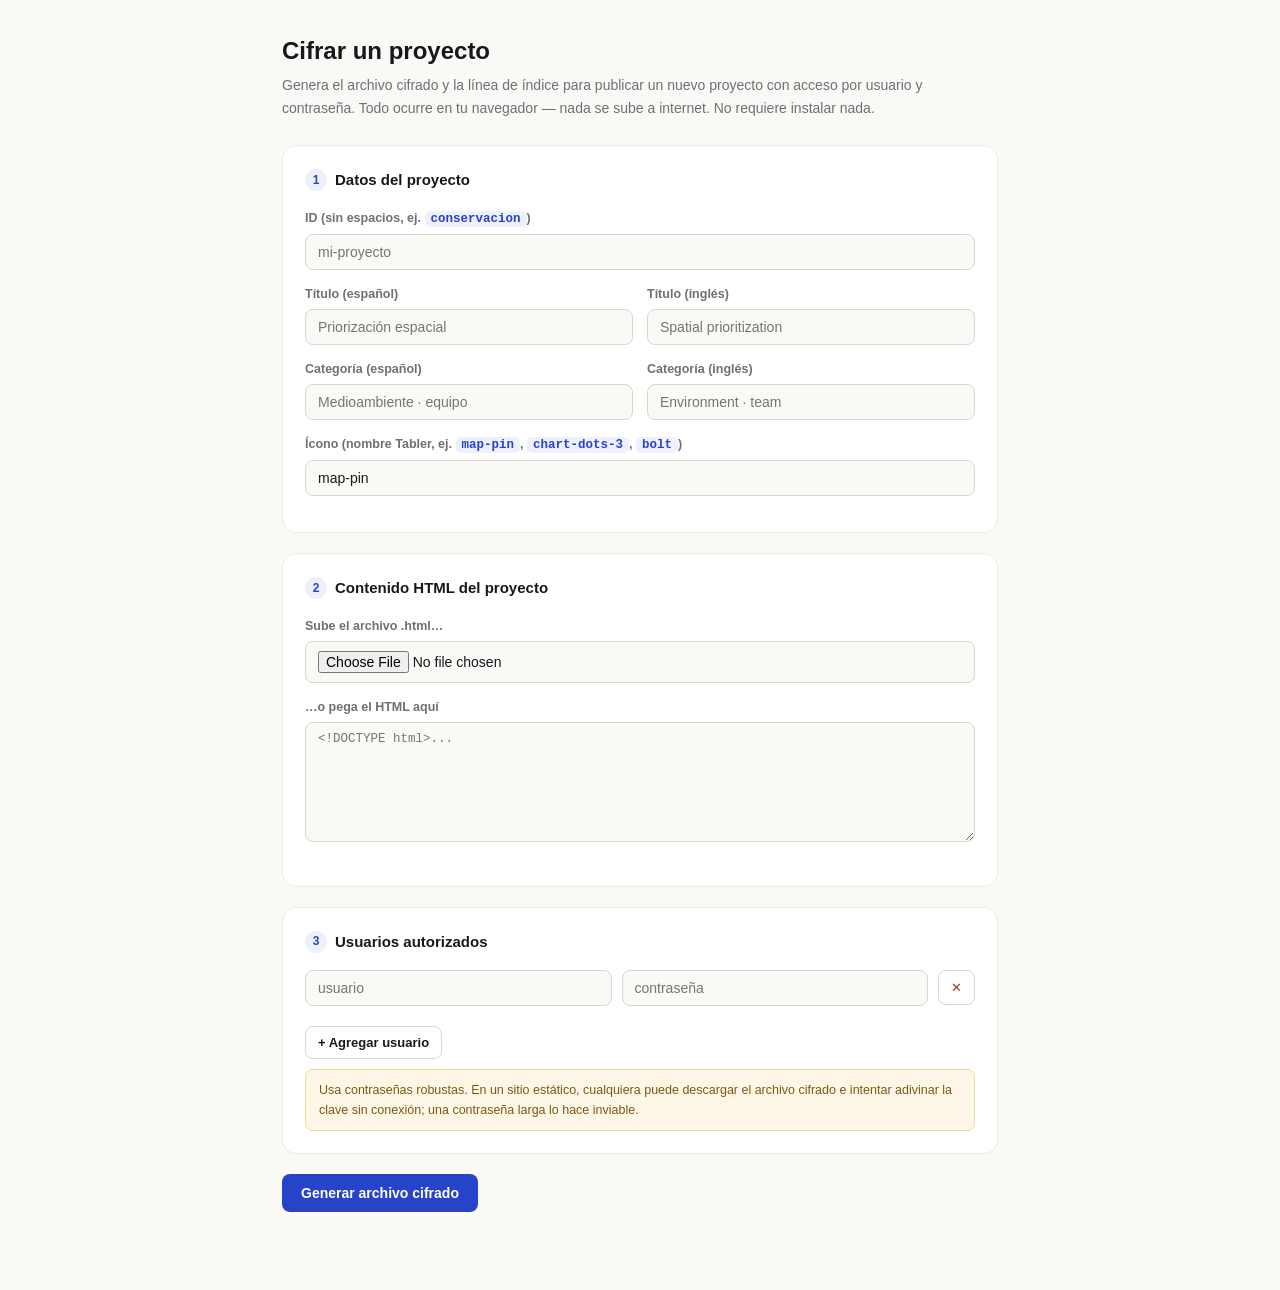
<file: tools/encrypt.html>
<!DOCTYPE html>
<html lang="es">
<head>
<meta charset="UTF-8">
<meta name="viewport" content="width=device-width, initial-scale=1.0">
<title>Herramienta — Cifrar proyecto</title>
<style>
  :root{--papel:#FAF9F6;--tinta:#16181D;--cobalto:#2743C7;--cobalto-osc:#1F35A3;--gris:#6E7076;--linea:#ECEAE3;--linea2:#D9D7CF}
  *{box-sizing:border-box}
  body{margin:0;font-family:'Plus Jakarta Sans',-apple-system,Segoe UI,Roboto,sans-serif;background:var(--papel);color:var(--tinta);line-height:1.6}
  .wrap{max-width:760px;margin:0 auto;padding:32px 22px 80px}
  h1{font-size:24px;margin:0 0 4px}
  .lead{color:var(--gris);font-size:14px;margin:0 0 26px}
  .card{background:#fff;border:1px solid var(--linea);border-radius:14px;padding:22px;margin-bottom:20px}
  .card h2{font-size:15px;margin:0 0 16px;display:flex;align-items:center;gap:8px}
  .num{width:22px;height:22px;border-radius:50%;background:#EEF0FB;color:var(--cobalto);font-size:12px;font-weight:700;display:inline-flex;align-items:center;justify-content:center}
  label{display:block;font-size:12.5px;color:var(--gris);font-weight:600;margin:0 0 5px}
  input,textarea{width:100%;font-family:inherit;font-size:14px;padding:9px 12px;border:1px solid var(--linea2);border-radius:8px;background:var(--papel);color:var(--tinta);margin-bottom:14px}
  textarea{min-height:120px;font-family:ui-monospace,Menlo,monospace;font-size:12.5px}
  input:focus,textarea:focus{outline:none;border-color:var(--cobalto);box-shadow:0 0 0 3px rgba(39,67,199,.12)}
  .row{display:grid;grid-template-columns:1fr 1fr;gap:14px}
  .user-row{display:grid;grid-template-columns:1fr 1fr auto;gap:10px;align-items:start;margin-bottom:6px}
  .btn{font-family:inherit;font-size:14px;font-weight:600;border-radius:8px;padding:10px 18px;cursor:pointer;border:1px solid transparent}
  .btn-primary{background:var(--cobalto);color:#fff}.btn-primary:hover{background:var(--cobalto-osc)}
  .btn-ghost{background:#fff;border-color:var(--linea2);color:var(--tinta)}
  .btn-ghost:hover{border-color:var(--cobalto);color:var(--cobalto)}
  .btn-sm{padding:8px 12px;font-size:13px}
  .del{background:#fff;border:1px solid var(--linea2);color:#a33;border-radius:8px;cursor:pointer;padding:9px 12px;font-size:13px}
  .out{background:#0f1116;color:#e8e8ea;border-radius:10px;padding:14px;font-family:ui-monospace,Menlo,monospace;font-size:12px;white-space:pre-wrap;word-break:break-all;max-height:220px;overflow:auto;margin-top:6px}
  .muted{font-size:12.5px;color:var(--gris)}
  .ok{color:#2f7d51;font-weight:600}
  .warn{background:#FEF6E7;border:1px solid #F3D89B;border-radius:8px;padding:10px 13px;font-size:12.5px;color:#7a5a12;margin-top:10px}
  code{background:#EEF0FB;color:var(--cobalto);padding:1px 6px;border-radius:5px;font-size:12.5px}
</style>
</head>
<body>
<div class="wrap">
  <h1>Cifrar un proyecto</h1>
  <p class="lead">Genera el archivo cifrado y la línea de índice para publicar un nuevo proyecto con acceso por usuario y contraseña. Todo ocurre en tu navegador — nada se sube a internet. No requiere instalar nada.</p>

  <div class="card">
    <h2><span class="num">1</span> Datos del proyecto</h2>
    <label>ID (sin espacios, ej. <code>conservacion</code>)</label>
    <input id="pid" placeholder="mi-proyecto" spellcheck="false">
    <div class="row">
      <div><label>Título (español)</label><input id="tes" placeholder="Priorización espacial"></div>
      <div><label>Título (inglés)</label><input id="ten" placeholder="Spatial prioritization"></div>
    </div>
    <div class="row">
      <div><label>Categoría (español)</label><input id="ces" placeholder="Medioambiente · equipo"></div>
      <div><label>Categoría (inglés)</label><input id="cen" placeholder="Environment · team"></div>
    </div>
    <label>Ícono (nombre Tabler, ej. <code>map-pin</code>, <code>chart-dots-3</code>, <code>bolt</code>)</label>
    <input id="icon" value="map-pin" spellcheck="false">
  </div>

  <div class="card">
    <h2><span class="num">2</span> Contenido HTML del proyecto</h2>
    <label>Sube el archivo .html…</label>
    <input type="file" id="file" accept=".html,.htm,text/html">
    <label>…o pega el HTML aquí</label>
    <textarea id="html" placeholder="<!DOCTYPE html>..."></textarea>
  </div>

  <div class="card">
    <h2><span class="num">3</span> Usuarios autorizados</h2>
    <div id="users"></div>
    <button class="btn btn-ghost btn-sm" id="addUser">+ Agregar usuario</button>
    <div class="warn">Usa contraseñas robustas. En un sitio estático, cualquiera puede descargar el archivo cifrado e intentar adivinar la clave sin conexión; una contraseña larga lo hace inviable.</div>
  </div>

  <button class="btn btn-primary" id="gen">Generar archivo cifrado</button>

  <div id="result" style="display:none;margin-top:24px">
    <div class="card">
      <h2><span class="num">4</span> Resultado</h2>
      <p class="muted">Se descargó <code id="fname"></code>. Guárdalo en la carpeta <code>projects/</code> de tu sitio.</p>
      <p class="muted" style="margin-top:16px">Luego agrega esta línea al arreglo <code>window.PROJECTS</code> en <code>assets/projects-index.js</code>:</p>
      <div class="out" id="snippet"></div>
      <button class="btn btn-ghost btn-sm" id="copySnip" style="margin-top:10px">Copiar línea</button>
    </div>
  </div>
</div>

<script>
var ITER=150000, enc=new TextEncoder();
function b64(buf){var u=new Uint8Array(buf),s='';for(var i=0;i<u.length;i++)s+=String.fromCharCode(u[i]);return btoa(s);}
function addUserRow(u,p){
  var wrap=document.getElementById('users');
  var d=document.createElement('div');d.className='user-row';
  d.innerHTML='<input placeholder="usuario" class="uu" spellcheck="false" value="'+(u||'')+'">'+
              '<input placeholder="contraseña" class="up" value="'+(p||'')+'">'+
              '<button class="del">✕</button>';
  d.querySelector('.del').onclick=function(){d.remove();};
  wrap.appendChild(d);
}
document.getElementById('addUser').onclick=function(){addUserRow();};
addUserRow();

document.getElementById('file').addEventListener('change',function(e){
  var f=e.target.files[0];if(!f)return;var r=new FileReader();
  r.onload=function(){document.getElementById('html').value=r.result;};r.readAsText(f);
});

async function deriveKey(pass,salt){
  var base=await crypto.subtle.importKey('raw',enc.encode(pass),'PBKDF2',false,['deriveKey']);
  return crypto.subtle.deriveKey({name:'PBKDF2',salt:salt,iterations:ITER,hash:'SHA-256'},base,{name:'AES-GCM',length:256},false,['encrypt']);
}

document.getElementById('gen').onclick=async function(){
  var id=document.getElementById('pid').value.trim();
  var html=document.getElementById('html').value;
  if(!id){alert('Falta el ID del proyecto.');return;}
  if(!html.trim()){alert('Falta el contenido HTML.');return;}
  var users=[];
  document.querySelectorAll('#users .user-row').forEach(function(r){
    var u=r.querySelector('.uu').value.trim(),p=r.querySelector('.up').value;
    if(u&&p)users.push({u:u,p:p});
  });
  if(!users.length){alert('Agrega al menos un usuario con contraseña.');return;}

  var projRaw=crypto.getRandomValues(new Uint8Array(32));
  var projKey=await crypto.subtle.importKey('raw',projRaw,{name:'AES-GCM'},false,['encrypt']);
  var cIv=crypto.getRandomValues(new Uint8Array(12));
  var ct=await crypto.subtle.encrypt({name:'AES-GCM',iv:cIv},projKey,enc.encode(html));
  var uEntries=[];
  for(var i=0;i<users.length;i++){
    var salt=crypto.getRandomValues(new Uint8Array(16));
    var iv=crypto.getRandomValues(new Uint8Array(12));
    var k=await deriveKey(users[i].p,salt);
    var wk=await crypto.subtle.encrypt({name:'AES-GCM',iv:iv},k,projRaw);
    uEntries.push({u:users[i].u,salt:b64(salt),iv:b64(iv),wk:b64(wk)});
  }
  var data={v:1,id:id,iter:ITER,content:{iv:b64(cIv),ct:b64(ct)},users:uEntries};
  var blob=new Blob([JSON.stringify(data)],{type:'application/json'});
  var a=document.createElement('a');a.href=URL.createObjectURL(blob);a.download=id+'.enc.json';a.click();

  function esc(s){return (s||'').replace(/"/g,'\\"');}
  var snip='{ id:"'+esc(id)+'", icon:"'+esc(document.getElementById('icon').value.trim()||'map-pin')+'", file:"projects/'+esc(id)+'.enc.json",\n'+
    '  title:{es:"'+esc(document.getElementById('tes').value)+'",en:"'+esc(document.getElementById('ten').value)+'"},\n'+
    '  cat:{es:"'+esc(document.getElementById('ces').value)+'",en:"'+esc(document.getElementById('cen').value)+'"} },';
  document.getElementById('fname').textContent=id+'.enc.json';
  document.getElementById('snippet').textContent=snip;
  document.getElementById('result').style.display='block';
  document.getElementById('result').scrollIntoView({behavior:'smooth'});
};
document.getElementById('copySnip').onclick=function(){
  navigator.clipboard.writeText(document.getElementById('snippet').textContent);
  this.textContent='¡Copiado!';var t=this;setTimeout(function(){t.textContent='Copiar línea';},1500);
};
</script>
</body>
</html>
</file>
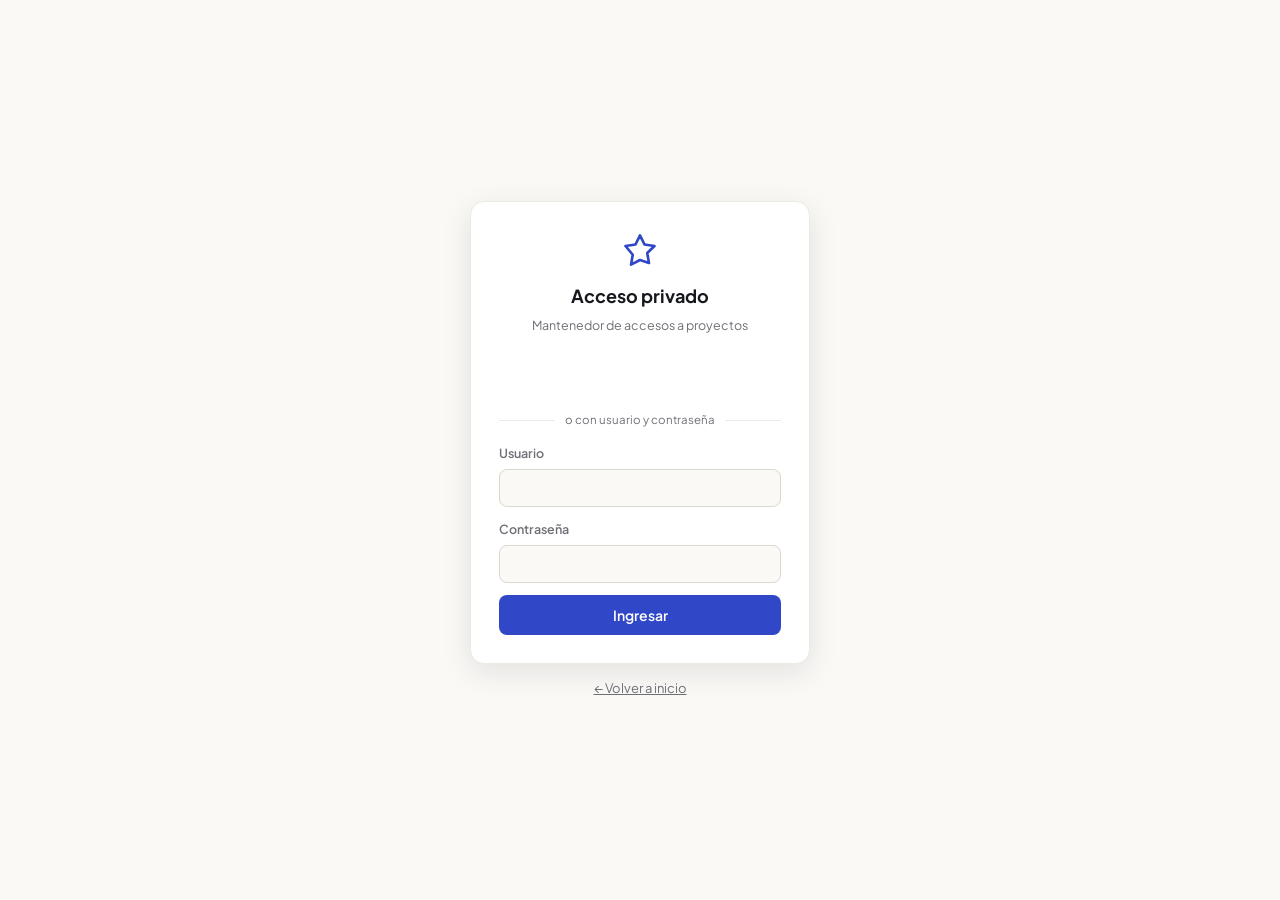
<file: tools/mantenedor.html>
<!DOCTYPE html>
<html lang="es">
<head>
<meta charset="UTF-8">
<meta name="viewport" content="width=device-width, initial-scale=1.0">
<title>Mantenedor de accesos — Eduardo Álvarez-Miranda</title>
<link href="https://fonts.googleapis.com/css2?family=Plus+Jakarta+Sans:wght@400;500;600;700&display=swap" rel="stylesheet">
<style>
  :root{--papel:#FAF9F6;--tinta:#16181D;--cobalto:#3047c7;--cobalto-osc:#1F35A3;--gris:#6E7076;--linea:#ECEAE3;--linea2:#D9D7CF;--verde:#2f7d51}
  *{box-sizing:border-box}
  body{margin:0;font-family:'Plus Jakarta Sans',-apple-system,Segoe UI,Roboto,sans-serif;background:var(--papel);color:var(--tinta);line-height:1.6}
  .wrap{max-width:820px;margin:0 auto;padding:28px 22px 90px}
  h1{font-size:24px;margin:0}
  .lead{color:var(--gris);font-size:14px;margin:8px 0 20px}
  .apphead{display:flex;justify-content:space-between;align-items:center;gap:12px;flex-wrap:wrap}
  .card{background:#fff;border:1px solid var(--linea);border-radius:14px;padding:22px;margin-bottom:20px}
  .card h2{font-size:15px;margin:0 0 4px;display:flex;align-items:center;gap:8px}
  .card .hint{font-size:12.5px;color:var(--gris);margin:0 0 16px}
  .num{width:23px;height:23px;border-radius:50%;background:#EEF0FB;color:var(--cobalto);font-size:12px;font-weight:700;display:inline-flex;align-items:center;justify-content:center;flex:0 0 auto}
  label{display:block;font-size:12.5px;color:var(--gris);font-weight:600;margin:0 0 6px}
  input,textarea{width:100%;font-family:inherit;font-size:14px;padding:9px 12px;border:1px solid var(--linea2);border-radius:8px;background:var(--papel);color:var(--tinta);margin-bottom:12px}
  textarea{min-height:110px;font-family:ui-monospace,Menlo,monospace;font-size:12.5px}
  input:focus,textarea:focus{outline:none;border-color:var(--cobalto);box-shadow:0 0 0 3px rgba(48,71,199,.12)}
  .row{display:grid;grid-template-columns:1fr 1fr;gap:14px}
  .btn{font-family:inherit;font-size:14px;font-weight:600;border-radius:8px;padding:10px 18px;cursor:pointer;border:1px solid transparent;text-decoration:none;display:inline-flex;align-items:center;gap:6px}
  .btn-primary{background:var(--cobalto);color:#fff}.btn-primary:hover{background:var(--cobalto-osc)}
  .btn-ghost{background:#fff;border-color:var(--linea2);color:var(--tinta)}.btn-ghost:hover{border-color:var(--cobalto);color:var(--cobalto)}
  .btn-sm{padding:8px 13px;font-size:13px}
  .del{background:#FCEBEB;border:1px solid #f3c4c4;color:#a33;border-radius:8px;cursor:pointer;padding:9px 14px;font-size:13px;font-weight:600;white-space:nowrap}
  .del:hover{background:#f7d7d7}
  .out{background:#0f1116;color:#e8e8ea;border-radius:10px;padding:14px;font-family:ui-monospace,Menlo,monospace;font-size:12px;white-space:pre-wrap;word-break:break-all;max-height:280px;overflow:auto;margin-top:6px}
  .muted{font-size:12.5px;color:var(--gris)}
  .warn{background:#FEF6E7;border:1px solid #F3D89B;border-radius:8px;padding:10px 13px;font-size:12.5px;color:#7a5a12;margin-top:12px}
  code{background:#EEF0FB;color:var(--cobalto);padding:1px 6px;border-radius:5px;font-size:12.5px}
  .tabs{display:flex;gap:8px;margin:18px 0 20px;flex-wrap:wrap}
  .tab{border:1px solid var(--linea2);background:#fff;border-radius:20px;padding:8px 16px;font-size:13.5px;font-weight:600;color:var(--gris);cursor:pointer}
  .tab.active{background:var(--cobalto);border-color:var(--cobalto);color:#fff}
  .proj-list{display:flex;flex-direction:column;gap:10px}
  .proj-item{border:1px solid var(--linea);border-radius:10px;padding:14px 16px}
  .proj-item .ph{display:flex;justify-content:space-between;align-items:flex-start;gap:12px}
  .proj-item .pt{font-size:14px;font-weight:600;margin:0 0 2px}
  .proj-item .pc{font-size:12px;color:var(--gris)}
  .toggle{display:inline-flex;align-items:center;gap:7px;font-size:12.5px;color:var(--gris);white-space:nowrap}
  .switch{position:relative;width:38px;height:22px;background:var(--linea2);border-radius:20px;cursor:pointer;transition:.15s;flex:0 0 auto}
  .switch.on{background:var(--cobalto)}
  .switch::after{content:"";position:absolute;top:2px;left:2px;width:18px;height:18px;background:#fff;border-radius:50%;transition:.15s}
  .switch.on::after{left:18px}
  .badge{display:inline-block;font-size:11px;font-weight:600;padding:2px 8px;border-radius:20px;background:#EEF0FB;color:var(--cobalto)}
  .badge.hid{background:#F1EFE8;color:var(--gris)}
  .editor{margin-top:12px;border-top:1px solid var(--linea);padding-top:14px;display:none}
  .editor.open{display:block}
  .urow2{display:grid;grid-template-columns:1fr 1fr auto;gap:10px;align-items:center;margin-bottom:8px}
  .urow2 input{margin-bottom:0}
  .uhead{display:grid;grid-template-columns:1fr 1fr auto;gap:10px;font-size:11.5px;color:var(--gris);font-weight:600;margin-bottom:6px;text-transform:uppercase;letter-spacing:.04em}
  #gate{position:fixed;inset:0;background:var(--papel);display:flex;align-items:center;justify-content:center;z-index:100;padding:20px;flex-direction:column;gap:14px}
  .gatebox{background:#fff;border:1px solid var(--linea);border-radius:14px;box-shadow:0 8px 30px rgba(22,24,29,.1);padding:28px;max-width:340px;width:100%;text-align:center}
  .gatebox .sol{color:var(--cobalto);margin-bottom:6px}
  .gatebox h2{font-size:18px;margin:0 0 4px}
  .gatebox p{font-size:12.5px;color:var(--gris);margin:0 0 18px}
  .gatebox label{text-align:left}
  .gatebox .err{display:none;color:#a33;font-size:12.5px;background:#FCEBEB;border-radius:8px;padding:8px 11px;margin-bottom:12px}
  .gatebox .err.show{display:block}
  .backlink{font-size:13px;color:var(--gris)}
  #app{display:none}
  #g-signin{margin-bottom:2px}
  #g-btn{display:flex;justify-content:center;min-height:44px;margin-bottom:14px}
  .gate-or{display:flex;align-items:center;text-align:center;color:var(--gris);font-size:11.5px;margin:0 0 14px}
  .gate-or::before,.gate-or::after{content:"";flex:1;height:1px;background:var(--linea)}
  .gate-or span{padding:0 10px}
</style>
<script src="https://accounts.google.com/gsi/client" async></script>
</head>
<body>

<!-- ===== Puerta de acceso ===== -->
<div id="gate">
  <form class="gatebox" id="gate-form">
    <div class="sol"><svg viewBox="0 0 24 24" width="40" height="40" fill="none" stroke="currentColor" stroke-width="1.6" stroke-linecap="round" stroke-linejoin="round"><path d="M12 3.2l2.7 5.5 6 .9-4.35 4.24 1.03 5.96L12 17.98l-5.38 2.82 1.03-5.96L3.3 9.6l6-.9z"/></svg></div>
    <h2>Acceso privado</h2>
    <p>Mantenedor de accesos a proyectos</p>
    <div id="g-signin">
      <div id="g-btn"></div>
      <div class="gate-or"><span>o con usuario y contraseña</span></div>
    </div>
    <div class="err" id="gate-err">Usuario o contraseña incorrectos.</div>
    <label>Usuario</label>
    <input id="g-user" autocomplete="username" spellcheck="false">
    <label>Contraseña</label>
    <input id="g-pass" type="password" autocomplete="current-password">
    <button class="btn btn-primary" style="width:100%;justify-content:center" type="submit">Ingresar</button>
  </form>
  <a class="backlink" href="../index.html">← Volver a inicio</a>
</div>

<!-- ===== Aplicación ===== -->
<div id="app"><div class="wrap">
  <div class="apphead">
    <h1>Mantenedor de accesos a proyectos</h1>
    <a class="btn btn-ghost btn-sm" href="../index.html">← Volver a inicio</a>
  </div>
  <p class="lead">Agrega o quita usuarios de cada proyecto, con las contraseñas siempre a la vista. Crea proyectos nuevos y controla su visibilidad. Ábrelo siempre desde el sitio publicado (botón “Acceso Privado”).</p>
  <div class="warn" style="margin:0 0 18px">Nota: en este modo las contraseñas quedan visibles y el contenido del proyecto no va cifrado (es un portón de acceso, no una caja fuerte). Cualquiera con conocimientos técnicos podría acceder al contenido sin la clave.</div>

  <div class="tabs">
    <button class="tab active" data-mode="existente">Gestionar usuarios</button>
    <button class="tab" data-mode="nuevo">Proyecto nuevo</button>
    <button class="tab" data-mode="visibilidad">Visibilidad</button>
  </div>

  <!-- ===== EXISTENTE ===== -->
  <div id="m-existente">
    <div class="card">
      <h2><span class="num">·</span> Usuarios de cada proyecto</h2>
      <p class="hint">Pulsa “Gestionar usuarios”, edita usuarios y contraseñas (visibles), agrega o quita filas, y descarga el archivo. Luego súbelo a <code>projects/</code> reemplazando el actual — o pídeme que lo suba yo.</p>
      <div id="ex-list" class="proj-list"><p class="muted">Cargando proyectos…</p></div>
    </div>
  </div>

  <!-- ===== NUEVO ===== -->
  <div id="m-nuevo" style="display:none">
    <div class="card">
      <h2><span class="num">1</span> Datos del proyecto</h2>
      <label>ID (sin espacios, ej. <code>plataforma-arancelaria</code>)</label>
      <input id="pid" placeholder="mi-proyecto" spellcheck="false">
      <div class="row">
        <div><label>Título (español)</label><input id="tes"></div>
        <div><label>Título (inglés)</label><input id="ten"></div>
      </div>
      <div class="row">
        <div><label>Categoría (español)</label><input id="ces"></div>
        <div><label>Categoría (inglés)</label><input id="cen"></div>
      </div>
      <label>Ícono (Tabler, ej. <code>calculator</code>, <code>map-pin</code>, <code>gauge</code>)</label>
      <input id="icon" value="calculator" spellcheck="false">
    </div>
    <div class="card">
      <h2><span class="num">2</span> Contenido HTML</h2>
      <p class="hint">Sube el .html del proyecto (debe ser autónomo) o pégalo.</p>
      <input type="file" id="file" accept=".html,.htm,text/html">
      <label style="margin-top:8px">…o pega el HTML aquí</label>
      <textarea id="html" placeholder="<!DOCTYPE html>..."></textarea>
    </div>
    <div class="card">
      <h2><span class="num">3</span> Usuarios autorizados</h2>
      <div class="uhead"><span>Usuario</span><span>Contraseña</span><span></span></div>
      <div id="new-users"></div>
      <button class="btn btn-ghost btn-sm" id="addUser">+ Agregar usuario</button>
    </div>
    <button class="btn btn-primary" id="gen">Generar archivo del proyecto</button>
    <div id="result" style="display:none;margin-top:24px"><div class="card">
      <h2><span class="num">4</span> Resultado</h2>
      <p class="muted">Se descargó <code id="fname"></code>. Súbelo a la carpeta <code>projects/</code>.</p>
      <p class="muted" style="margin-top:14px">Si es <strong>nuevo</strong>, agrega esta línea a <code>window.PROJECTS</code> en <code>assets/projects-index.js</code>:</p>
      <div class="out" id="snippet"></div>
      <button class="btn btn-ghost btn-sm" id="copySnip" style="margin-top:10px">Copiar línea</button>
    </div></div>
  </div>

  <!-- ===== VISIBILIDAD ===== -->
  <div id="m-visibilidad" style="display:none">
    <div class="card">
      <h2><span class="num">·</span> Mostrar u ocultar proyectos</h2>
      <p class="hint">Los proyectos ocultos no aparecen en el sitio, pero se conservan (puedes volver a mostrarlos cuando quieras).</p>
      <div id="vis-list" class="proj-list"><p class="muted">Cargando proyectos…</p></div>
      <button class="btn btn-primary btn-sm" id="genIndex" style="margin-top:16px">Generar índice</button>
      <div id="vis-result" style="display:none;margin-top:14px">
        <div class="warn"><strong>Importante:</strong> el cambio recién se ve en el sitio cuando este archivo se sube a GitHub. Descárgalo y súbelo a <code>assets/</code> reemplazando <code>projects-index.js</code> — o pídeme que lo suba yo.</div>
        <div style="display:flex;gap:10px;flex-wrap:wrap;margin:12px 0"><button class="btn btn-primary btn-sm" id="dlIndex">Descargar projects-index.js</button><button class="btn btn-ghost btn-sm" id="copyIndex">Copiar todo</button></div>
        <div class="out" id="vis-out"></div>
      </div>
    </div>
  </div>

</div></div>

<script>
var enc=new TextEncoder(), dec=new TextDecoder();
var ADMIN_USER='ealvarez';
var ADMIN_HASH='09cb758b7f60809c489788249540873d5e0e94f120ede435d351886cf4238741';
var PROJECTS_LIST=[];
function b64(bytes){var u=new Uint8Array(bytes),s='';for(var i=0;i<u.length;i++)s+=String.fromCharCode(u[i]);return btoa(s);}
function b64dText(s){var bin=atob(s),u=new Uint8Array(bin.length);for(var i=0;i<bin.length;i++)u[i]=bin.charCodeAt(i);return dec.decode(u);}
async function sha256hex(s){var b=await crypto.subtle.digest('SHA-256',enc.encode(s));return Array.from(new Uint8Array(b)).map(function(x){return x.toString(16).padStart(2,'0');}).join('');}
function download(name,content,type){var blob=new Blob([content],{type:type||'application/json'});var a=document.createElement('a');a.href=URL.createObjectURL(blob);a.download=name;a.click();}
function esc(s){return String(s==null?'':s).replace(/&/g,'&amp;').replace(/</g,'&lt;').replace(/>/g,'&gt;').replace(/"/g,'&quot;');}

async function loadProjects(){
  try{
    var txt=await (await fetch('../assets/projects-index.js?nc='+Date.now(),{cache:'no-store'})).text();
    var w={}; (new Function('window',txt))(w);
    if(Array.isArray(w.PROJECTS)) return w.PROJECTS;
  }catch(e){}
  return (window.PROJECTS||[]);
}
async function unlockApp(){
  document.getElementById('gate').style.display='none';
  document.getElementById('app').style.display='block';
  PROJECTS_LIST = await loadProjects();
  initExisting(); initVisibility();
}
document.getElementById('gate-form').addEventListener('submit',async function(e){
  e.preventDefault();
  var u=document.getElementById('g-user').value.trim().toLowerCase();
  var h=await sha256hex(document.getElementById('g-pass').value);
  if(u===ADMIN_USER && h===ADMIN_HASH){ try{sessionStorage.setItem('mant-ok','1');}catch(_){} unlockApp(); }
  else { var ge=document.getElementById('gate-err'); ge.textContent='Usuario o contraseña incorrectos.'; ge.classList.add('show'); document.getElementById('g-pass').value=''; }
});
try{ if(sessionStorage.getItem('mant-ok')==='1'){ unlockApp(); } }catch(_){}

/* ---------- Entrar con Google (mismo portón; valida el correo autorizado) ---------- */
var GOOGLE_CLIENT_ID='145201385255-plu0mijfa3mjc6qs9o2il3adi00bv4lk.apps.googleusercontent.com';
var GOOGLE_ALLOWED=['eduardo.alvmir@gmail.com'];
function jwtPayload(t){ try{ var p=(t||'').split('.')[1].replace(/-/g,'+').replace(/_/g,'/'); return JSON.parse(decodeURIComponent(escape(atob(p)))); }catch(e){ return null; } }
function handleGoogle(resp){
  var p=jwtPayload(resp&&resp.credential);
  var email=p?String(p.email||'').toLowerCase():'';
  if(p && p.email_verified && GOOGLE_ALLOWED.indexOf(email)>=0){
    try{sessionStorage.setItem('mant-ok','1');}catch(_){}
    try{localStorage.setItem('eam-gauth', JSON.stringify({name:p.name||p.given_name||'', email:email, picture:p.picture||'', ts:Date.now()}));}catch(_){}
    unlockApp();
  } else {
    var ge=document.getElementById('gate-err');
    ge.textContent = email ? ('La cuenta '+email+' no está autorizada.') : 'No se pudo validar la cuenta de Google.';
    ge.classList.add('show');
    try{ google.accounts.id.disableAutoSelect(); }catch(_){}
  }
}
function initGoogle(){
  var box=document.getElementById('g-signin');
  if(!GOOGLE_CLIENT_ID || GOOGLE_CLIENT_ID.indexOf('.apps.googleusercontent.com')<0){ if(box)box.style.display='none'; return; }
  if(!(window.google && google.accounts && google.accounts.id)){ return setTimeout(initGoogle,300); }
  try{
    google.accounts.id.initialize({ client_id:GOOGLE_CLIENT_ID, callback:handleGoogle, auto_select:true, cancel_on_tap_outside:false, context:'signin' });
    google.accounts.id.renderButton(document.getElementById('g-btn'), { type:'standard', theme:'outline', size:'large', text:'signin_with', shape:'pill', logo_alignment:'center', width:280 });
    google.accounts.id.prompt();
  }catch(e){ if(box)box.style.display='none'; }
}
initGoogle();

document.querySelectorAll('.tab').forEach(function(t){
  t.onclick=function(){
    document.querySelectorAll('.tab').forEach(function(x){x.classList.remove('active');});
    t.classList.add('active');
    var m=t.getAttribute('data-mode');
    document.getElementById('m-existente').style.display=m==='existente'?'block':'none';
    document.getElementById('m-nuevo').style.display=m==='nuevo'?'block':'none';
    document.getElementById('m-visibilidad').style.display=m==='visibilidad'?'block':'none';
  };
});

/* ---------- Filas de usuario (usuario + contraseña visible + quitar) ---------- */
function userRow(u,p){
  var r=document.createElement('div'); r.className='urow2';
  r.innerHTML='<input class="ru" placeholder="usuario" spellcheck="false" value="'+esc(u)+'">'+
              '<input class="rp" placeholder="contraseña" spellcheck="false" value="'+esc(p)+'">'+
              '<button class="del rq" type="button">Quitar</button>';
  r.querySelector('.rq').onclick=function(){ r.remove(); };
  return r;
}
function collectUsers(container){
  var users=[];
  container.querySelectorAll('.urow2').forEach(function(r){
    var u=r.querySelector('.ru').value.trim(), p=r.querySelector('.rp').value;
    if(u) users.push({u:u,p:p});
  });
  return users;
}

/* ---------- NUEVO ---------- */
var newUsersBox=document.getElementById('new-users');
newUsersBox.appendChild(userRow('',''));
document.getElementById('addUser').onclick=function(){ newUsersBox.appendChild(userRow('','')); };
document.getElementById('file').addEventListener('change',function(e){var f=e.target.files[0];if(!f)return;var r=new FileReader();r.onload=function(){document.getElementById('html').value=r.result;};r.readAsText(f);});
document.getElementById('gen').onclick=function(){
  var id=document.getElementById('pid').value.trim(), html=document.getElementById('html').value;
  if(!id){alert('Falta el ID.');return;} if(!html.trim()){alert('Falta el HTML.');return;}
  var users=collectUsers(newUsersBox);
  if(!users.length){alert('Agrega al menos un usuario.');return;}
  var data={ v:2, users:users, content: b64(enc.encode(html)) };
  download(id+'.enc.json', JSON.stringify(data));
  var snip='{ id:"'+id.replace(/"/g,'\\"')+'", icon:"'+(document.getElementById('icon').value.trim()||'calculator').replace(/"/g,'\\"')+'", file:"projects/'+id.replace(/"/g,'\\"')+'.enc.json",\n'+
    '  title:{es:"'+document.getElementById('tes').value.replace(/"/g,'\\"')+'",en:"'+document.getElementById('ten').value.replace(/"/g,'\\"')+'"},\n'+
    '  cat:{es:"'+document.getElementById('ces').value.replace(/"/g,'\\"')+'",en:"'+document.getElementById('cen').value.replace(/"/g,'\\"')+'"} },';
  document.getElementById('fname').textContent=id+'.enc.json';
  document.getElementById('snippet').textContent=snip;
  document.getElementById('result').style.display='block';
};
document.getElementById('copySnip').onclick=function(){navigator.clipboard.writeText(document.getElementById('snippet').textContent);this.textContent='¡Copiado!';var t=this;setTimeout(function(){t.textContent='Copiar línea';},1500);};

/* ---------- EXISTENTES ---------- */
function initExisting(){
  var host=document.getElementById('ex-list'); if(!host)return;
  if(!PROJECTS_LIST.length){host.innerHTML='<p class="warn">No se pudo leer la lista de proyectos. Ábrelo desde el sitio publicado (botón “Acceso Privado”) y recarga con Ctrl+F5.</p>';return;}
  host.innerHTML='';
  PROJECTS_LIST.forEach(function(p){
    var d=document.createElement('div');d.className='proj-item';
    d.innerHTML='<div class="ph"><div><div class="pt">'+esc(p.title&&(p.title.es||p.title))+'</div><div class="pc">'+esc(p.id)+(p.hidden?' · <span class="badge hid">oculto</span>':'')+'</div></div>'+
      '<button class="btn btn-ghost btn-sm ex-load">Gestionar usuarios</button></div>'+
      '<div class="editor" id="ed-'+esc(p.id)+'"></div>';
    d.querySelector('.ex-load').onclick=function(){ loadProject(p, d.querySelector('#ed-'+cssEsc(p.id))); };
    host.appendChild(d);
  });
}
function cssEsc(s){ return (window.CSS&&CSS.escape)?CSS.escape(s):s; }
async function loadProject(p, ed){
  ed.classList.toggle('open');
  if(ed.dataset.done){return;}
  ed.innerHTML='<p class="muted">Cargando…</p>';
  try{
    var data=await (await fetch('../'+p.file+'?t='+Date.now(),{cache:'no-store'})).json();
    ed.dataset.done='1'; renderEditor(p, ed, data);
  }catch(e){ ed.innerHTML='<p class="warn">No se pudo cargar el archivo. Abre este mantenedor desde el sitio publicado (no como archivo local).</p>'; }
}
function renderEditor(p, ed, data){
  if(!(data.v===2 || typeof data.content==='string')){
    ed.innerHTML='<div class="warn">Este proyecto usa el formato cifrado antiguo (contraseñas no visibles). Para gestionarlo con contraseñas a la vista, vuelve a crearlo en la pestaña “Proyecto nuevo” con el mismo ID, o pídeme que lo convierta.</div>';
    return;
  }
  ed.innerHTML=
    '<label>Usuarios con acceso (usuario y contraseña visibles)</label>'+
    '<div class="uhead"><span>Usuario</span><span>Contraseña</span><span></span></div>'+
    '<div class="ulist2"></div>'+
    '<button class="btn btn-ghost btn-sm add-u" type="button">+ Agregar usuario</button>'+
    '<div style="margin-top:16px"><button class="btn btn-primary btn-sm dl" type="button">Descargar '+esc(p.id)+'.enc.json actualizado</button></div>';
  var ul=ed.querySelector('.ulist2');
  (data.users||[]).forEach(function(x){ ul.appendChild(userRow(x.u,x.p)); });
  if(!(data.users||[]).length) ul.appendChild(userRow('',''));
  ed.querySelector('.add-u').onclick=function(){ ul.appendChild(userRow('','')); };
  ed.querySelector('.dl').onclick=function(){
    var users=collectUsers(ul);
    if(!users.length){alert('Debe quedar al menos un usuario.');return;}
    var out={ v:2, users:users, content:data.content };
    download(p.id+'.enc.json', JSON.stringify(out));
  };
}

/* ---------- VISIBILIDAD ---------- */
var visState=[];
function initVisibility(){
  visState=PROJECTS_LIST.map(function(p){return JSON.parse(JSON.stringify(p));});
  var host=document.getElementById('vis-list'); if(!host)return; host.innerHTML='';
  if(!visState.length){host.innerHTML='<p class="warn">No se pudo leer la lista de proyectos. Recarga con Ctrl+F5.</p>';return;}
  visState.forEach(function(p){
    var d=document.createElement('div');d.className='proj-item';
    d.innerHTML='<div class="ph"><div><div class="pt">'+esc(p.title&&(p.title.es||p.title))+'</div><div class="pc">'+esc(p.id)+'</div></div>'+
      '<span class="toggle"><span class="vlabel">'+(p.hidden?'Oculto':'Visible')+'</span><span class="switch '+(p.hidden?'':'on')+'"></span></span></div>';
    var sw=d.querySelector('.switch'), lb=d.querySelector('.vlabel');
    sw.onclick=function(){ p.hidden=!p.hidden; sw.classList.toggle('on',!p.hidden); lb.textContent=p.hidden?'Oculto':'Visible'; };
    host.appendChild(d);
  });
}
function genIndexText(){
  var body=visState.map(function(p){ var o={id:p.id,icon:p.icon,file:p.file,title:p.title,cat:p.cat}; if(p.hidden)o.hidden=true; return '  '+JSON.stringify(o); }).join(',\n');
  return '/* Índice PÚBLICO de proyectos (sin secretos). Generado por el mantenedor. */\nwindow.PROJECTS = [\n'+body+'\n];\n';
}
document.getElementById('genIndex').onclick=function(){
  if(!visState.length){ alert('No hay proyectos cargados. Recarga con Ctrl+F5.'); return; }
  document.getElementById('vis-out').textContent=genIndexText();
  document.getElementById('vis-result').style.display='block';
};
document.getElementById('dlIndex').onclick=function(){ if(!visState.length){alert('No hay proyectos cargados.');return;} download('projects-index.js', genIndexText(), 'text/javascript'); };
document.getElementById('copyIndex').onclick=function(){navigator.clipboard.writeText(document.getElementById('vis-out').textContent);this.textContent='¡Copiado!';var t=this;setTimeout(function(){t.textContent='Copiar todo';},1500);};
</script>
</body>
</html>
</file>
